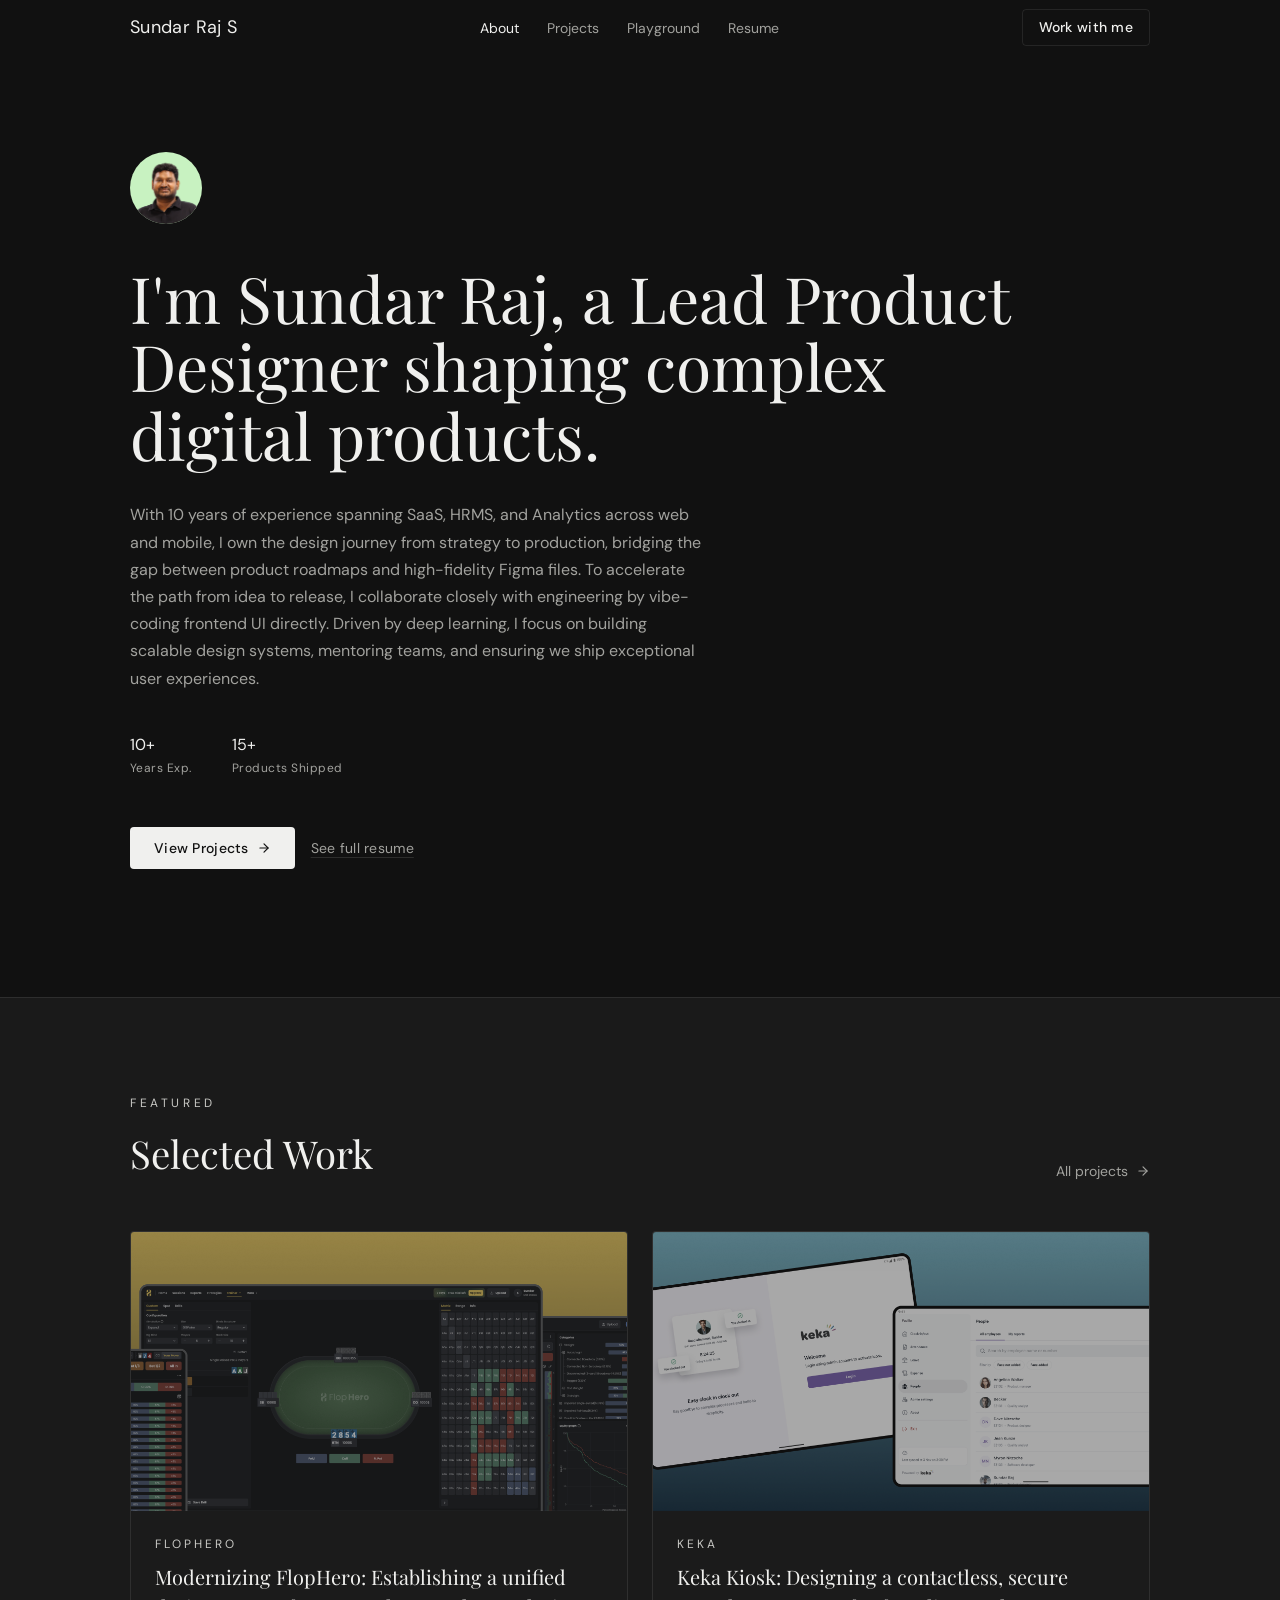
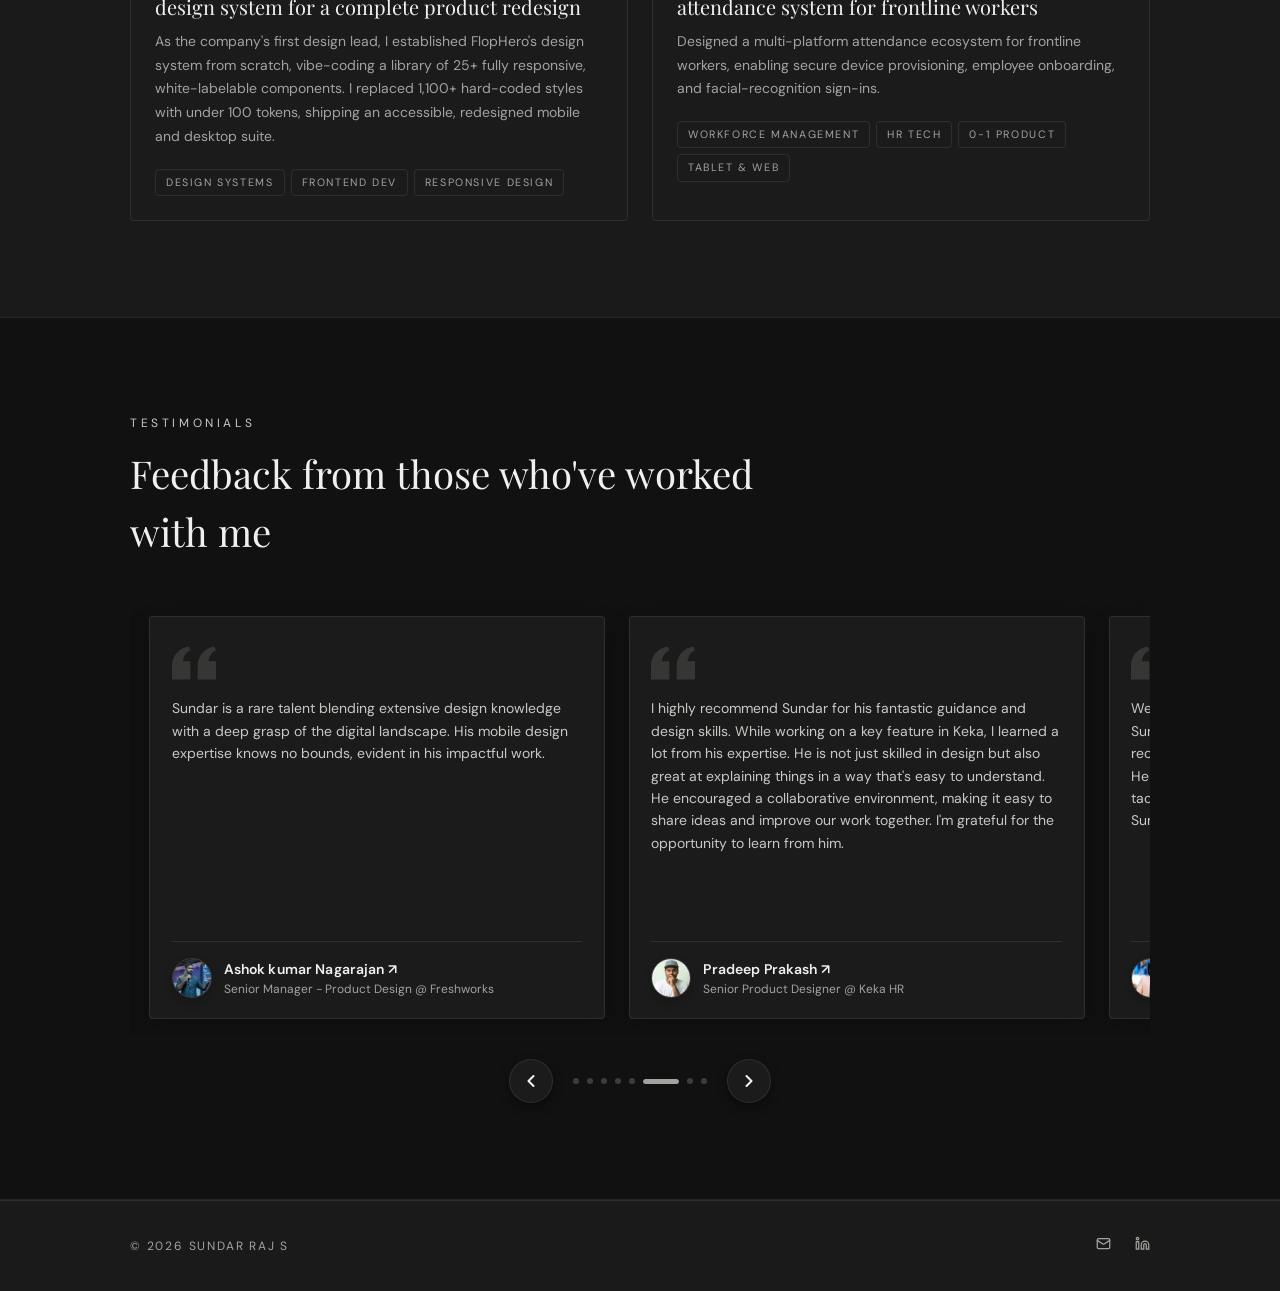
<file: index.html>
<!DOCTYPE html>
<html lang="en">
<head>
  <meta charset="UTF-8">
  <meta name="viewport" content="width=device-width, initial-scale=1.0">
  <title>Sundar Raj S | Lead Product Designer</title>
  <meta name="description" content="Portfolio of Sundar Raj S - Lead Product Designer with 10 years of experience shaping SaaS, HRMS, and Analytics from 0 to 1.">
  
  <!-- CSS Stylesheet (fonts loaded via @import in CSS) -->
  <link rel="stylesheet" href="style.css?v=5.6.0">
  <link rel="icon" type="image/png" href="assets/images/favicon.png">
  
  <!-- Microsoft Clarity -->
  <script type="text/javascript">
      (function(c,l,a,r,i,t,y){
          c[a]=c[a]||function(){(c[a].q=c[a].q||[]).push(arguments)};
          t=l.createElement(r);t.async=1;t.src="https://www.clarity.ms/tag/"+i;
          y=l.getElementsByTagName(r)[0];y.parentNode.insertBefore(t,y);
      })(window, document, "clarity", "script", "xtdjxrdz0n");
  </script>
</head>
<body>

  <!-- Header & Navigation -->
  <header id="main-header">
    <nav class="nav-container">
      <a href="./" class="nav-logo">Sundar Raj S</a>
      
      <ul class="nav-links" id="nav-links">
        <li><a href="./" class="nav-link active">About</a></li>
        <li><a href="projects/" class="nav-link">Projects</a></li>
        <li><a href="playground/" class="nav-link">Playground</a></li>
        <li><a href="resume/" class="nav-link">Resume</a></li>
      </ul>

      <div class="nav-controls">
        <a href="contact/" class="btn-work">Work with me</a>

        <!-- Mobile Menu Trigger -->
        <button id="menu-btn" class="menu-toggle-btn" aria-label="Toggle navigation menu" aria-expanded="false" aria-controls="nav-links">
          <span class="menu-bar"></span>
          <span class="menu-bar"></span>
          <span class="menu-bar"></span>
        </button>
      </div>
    </nav>
  </header>

  <main>
    <!-- Hero Section -->
    <section class="hero-section">
      <div class="container hero-container">
        <div class="hero-content">
          <!-- Avatar -->
          <div class="avatar-circle-wrapper reveal">
            <img src="assets/images/avatar.png" alt="Sundar Raj S - Lead Product Designer" class="avatar-img" width="72" height="72">
          </div>

          <!-- Headline -->
          <h1 class="hero-title reveal">
            I'm Sundar Raj, a Lead Product Designer shaping complex digital products.
          </h1>

          <!-- Subtext -->
          <p class="hero-description reveal">
            With 10 years of experience spanning SaaS, HRMS, and Analytics across web and mobile, I own the design journey from strategy to production, bridging the gap between product roadmaps and high-fidelity Figma files. To accelerate the path from idea to release, I collaborate closely with engineering by vibe-coding frontend UI directly. Driven by deep learning, I focus on building scalable design systems, mentoring teams, and ensuring we ship exceptional user experiences.
          </p>

          <!-- Stats -->
          <div class="hero-stats reveal">
            <div class="stat-item">
              <span class="stat-number">10+</span>
              <span class="stat-label">Years Exp.</span>
            </div>
            <div class="stat-item">
              <span class="stat-number">15+</span>
              <span class="stat-label">Products Shipped</span>
            </div>
          </div>

          <!-- CTA Buttons -->
          <div class="hero-actions reveal">
            <a href="projects/" class="btn-primary">
              <span>View Projects</span>
              <svg class="btn-arrow" viewBox="0 0 24 24" fill="none" stroke="currentColor" stroke-width="2" stroke-linecap="round" stroke-linejoin="round">
                <line x1="5" y1="12" x2="19" y2="12"></line>
                <polyline points="12 5 19 12 12 19"></polyline>
              </svg>
            </a>
            <a href="resume/" class="btn-underline">See full resume</a>
          </div>
        </div>
      </div>
    </section>

    <!-- Featured Section -->
    <section class="featured-section">
      <div class="container">
        <div class="featured-header">
          <div>
            <span class="section-subtitle">Featured</span>
            <h2 class="section-title">Selected Work</h2>
          </div>
          <a href="projects/" class="all-projects-link">
            <span>All projects</span>
            <svg viewBox="0 0 24 24" fill="none" stroke="currentColor" stroke-width="2" stroke-linecap="round" stroke-linejoin="round">
              <line x1="5" y1="12" x2="19" y2="12"></line>
              <polyline points="12 5 19 12 12 19"></polyline>
            </svg>
          </a>
        </div>

        <div class="projects-grid reveal-stagger">
          <!-- Project 1: FlopHero Design System -->
          <a href="https://www.figma.com/proto/brfTWLVLjNXgGkusMZXAan/Flophero---App-modernization?node-id=1-12493&viewport=235%2C183%2C0.57&t=0TmITDCFN2LDZJGP-1&scaling=min-zoom&content-scaling=fixed&page-id=0%3A1" target="_blank" rel="noopener noreferrer" class="project-card reveal" style="--stagger-index: 0; text-decoration: none; color: inherit; display: block;">
            <div class="project-card-image">
              <img src="assets/images/case-study/flophero_banner.png" alt="FlopHero design system banner">
            </div>
            <div class="project-card-content">
              <span class="project-meta">FlopHero</span>
              <h3>Modernizing FlopHero: Establishing a unified design system for a complete product redesign</h3>
              <p>As the company's first design lead, I established FlopHero's design system from scratch, vibe-coding a library of 25+ fully responsive, white-labelable components. I replaced 1,100+ hard-coded styles with under 100 tokens, shipping an accessible, redesigned mobile and desktop suite.</p>
              <div class="project-tags">
                <span class="badge">Design Systems</span>
                <span class="badge">Frontend Dev</span>
                <span class="badge">Responsive Design</span>
              </div>
            </div>
          </a>

          <!-- Project 2: Keka Kiosk -->
          <a href="https://www.figma.com/proto/9e7sIHmRS4ksydPuWHQAsM/Keka---Kiosk-app?node-id=3001-2502&viewport=838%2C143%2C0.53&t=90IKi70VnqGnGCPE-1&scaling=min-zoom&content-scaling=fixed&page-id=0%3A1" target="_blank" rel="noopener noreferrer" class="project-card reveal" style="--stagger-index: 1; text-decoration: none; color: inherit; display: block;">
            <div class="project-card-image">
              <img src="assets/images/case-study/keka_kiosk_banner.png" alt="Keka Kiosk banner">
            </div>
            <div class="project-card-content">
              <span class="project-meta">Keka</span>
              <h3>Keka Kiosk: Designing a contactless, secure attendance system for frontline workers</h3>
              <p>Designed a multi-platform attendance ecosystem for frontline workers, enabling secure device provisioning, employee onboarding, and facial-recognition sign-ins.</p>
              <div class="project-tags">
                <span class="badge">Workforce Management</span>
                <span class="badge">HR Tech</span>
                <span class="badge">0-1 Product</span>
                <span class="badge">Tablet & Web</span>
              </div>
            </div>
          </a>
        </div>

        <!-- Mobile "All projects" link -->
        <a href="projects/" class="all-projects-link-mobile">
          <span>All projects</span>
          <svg viewBox="0 0 24 24" fill="none" stroke="currentColor" stroke-width="2" stroke-linecap="round" stroke-linejoin="round">
            <line x1="5" y1="12" x2="19" y2="12"></line>
            <polyline points="12 5 19 12 12 19"></polyline>
          </svg>
        </a>
      </div>
    </section>

    <!-- Testimonials Section -->
    <section class="testimonials-section">
      <div class="container">
        <div class="testimonials-header reveal">
          <span class="section-subtitle">Testimonials</span>
          <h2 class="section-title">Feedback from those who've worked with me</h2>
        </div>

        <!-- Carousel Wrapper: Full Width Viewport -->
        <div class="testimonials-carousel-wrapper reveal">
          <div class="testimonials-carousel-viewport" id="testimonials-viewport">
            <div class="testimonials-track" id="testimonials-track">

              <!-- Card 1: Andrés Artiñano -->
              <div class="testimonial-card">
                <svg class="testimonial-quote-icon" viewBox="0 0 24 24" fill="currentColor" aria-hidden="true"><path d="M14.017 21v-7.391c0-5.704 3.731-9.57 8.983-10.609l.995 2.151c-2.432.917-3.995 3.638-3.995 5.849h4v10h-9.983zm-14.017 0v-7.391c0-5.704 3.748-9.57 9-10.609l.996 2.151c-2.433.917-3.996 3.638-3.996 5.849h3.983v10h-9.983z"/></svg>
                <p class="testimonial-text">Sundar owned product design for a technically demanding product, a poker training platform whose interface has to make dense statistical output legible under time pressure. He redesigned the desktop tracker statistics page, the hand replayer, the HUD editor and the subscription and onboarding flows, and he took the whole product through a responsive rework.

Two things stood out. The first is that he worked in the codebase, not only in Figma. He opened and merged his own pull requests, wrote regression tests for the bugs he found, and shipped his designs himself rather than handing off specifications. The second is that he raised problems before being asked. He diagnosed a backend defect in our stat editor and sent the fix, flagged a branch reconciliation risk before it cost us anything, and produced a working interactive prototype of a redesigned statistics page on his own initiative. He also authored the design principles document our engineers still reference for mobile work.

He was straightforward to work with, took direct criticism of his designs without friction, and argued his case when he thought I was wrong, which I valued.</p>
                <div class="testimonial-footer">
                  <div class="author-avatar-wrapper">
                    <img src="assets/images/testimonials/Andres.jpeg" alt="Andrés Artiñano" class="author-avatar-photo">
                  </div>
                  <div class="author-details">
                    <h4 class="author-name"><a href="https://www.linkedin.com/in/andres-artinano-b546a5234/" target="_blank" rel="noopener noreferrer" class="author-name-link">Andrés Artiñano ↗</a></h4>
                    <p class="author-title">CEO @ Algo Software</p>
                  </div>
                </div>
              </div>

              <!-- Card 2: Raul -->
              <div class="testimonial-card">
                <svg class="testimonial-quote-icon" viewBox="0 0 24 24" fill="currentColor" aria-hidden="true"><path d="M14.017 21v-7.391c0-5.704 3.731-9.57 8.983-10.609l.995 2.151c-2.432.917-3.995 3.638-3.995 5.849h4v10h-9.983zm-14.017 0v-7.391c0-5.704 3.748-9.57 9-10.609l.996 2.151c-2.433.917-3.996 3.638-3.996 5.849h3.983v10h-9.983z"/></svg>
                <p class="testimonial-text">I've seen Sundar evolve from a traditional Figma-centric designer to a much more technical role, writing production-ready code directly using AI tools. This transition dramatically increased the team's velocity; by adopting Cursor, he effectively eliminated the traditional handoff and significantly shortened our cycle times. He is a committed professional who isn't afraid to evolve his way of working to deliver high-quality work at speed.</p>
                <div class="testimonial-footer">
                  <div class="author-avatar-wrapper">
                    <img src="assets/images/testimonials/Raul.jpeg" alt="Raul Marco Guardiola" class="author-avatar-photo">
                  </div>
                  <div class="author-details">
                    <h4 class="author-name"><a href="https://www.linkedin.com/in/raul-marco/" target="_blank" rel="noopener noreferrer" class="author-name-link">Raul Marco Guardiola ↗</a></h4>
                    <p class="author-title">VP of Data and AI @ Callsign</p>
                  </div>
                </div>
              </div>

              <!-- Card 3: Dev -->
              <div class="testimonial-card">
                <svg class="testimonial-quote-icon" viewBox="0 0 24 24" fill="currentColor" aria-hidden="true"><path d="M14.017 21v-7.391c0-5.704 3.731-9.57 8.983-10.609l.995 2.151c-2.432.917-3.995 3.638-3.995 5.849h4v10h-9.983zm-14.017 0v-7.391c0-5.704 3.748-9.57 9-10.609l.996 2.151c-2.433.917-3.996 3.638-3.996 5.849h3.983v10h-9.983z"/></svg>
                <p class="testimonial-text">I had the privilege of working under Sundar at FlopHero as a junior product designer, and his approach to mentorship is something I rarely see. Sundar has the ability to shift the way you think, he pushes you to consider every use case and edge case, and his depth in responsive and mobile design is exceptional. He doesn't just teach you what to design, but how to think about real-world constraints, touch areas, gestures, and usability in a way that actually sticks. What truly sets him apart is that he goes beyond design. He introduced me to vibe coding and guided me through building and shipping a mobile product end-to-end. He's the kind of mentor who shows up when you're stuck and never stops pushing you to grow. I'd strongly recommend Sundar to any team looking for a skilled designer and an exceptional mentor.</p>
                <div class="testimonial-footer">
                  <div class="author-avatar-wrapper">
                    <div class="author-avatar-img" style="background-color: #CA8504;">DP</div>
                  </div>
                  <div class="author-details">
                    <h4 class="author-name"><a href="https://www.linkedin.com/in/dev-prabinesh/" target="_blank" rel="noopener noreferrer" class="author-name-link">Dev Prabinesh ↗</a></h4>
                    <p class="author-title">Product Designer @ Dexio labs</p>
                  </div>
                </div>
              </div>

              <!-- Card 4: Mani -->
              <div class="testimonial-card">
                <svg class="testimonial-quote-icon" viewBox="0 0 24 24" fill="currentColor" aria-hidden="true"><path d="M14.017 21v-7.391c0-5.704 3.731-9.57 8.983-10.609l.995 2.151c-2.432.917-3.995 3.638-3.995 5.849h4v10h-9.983zm-14.017 0v-7.391c0-5.704 3.748-9.57 9-10.609l.996 2.151c-2.433.917-3.996 3.638-3.996 5.849h3.983v10h-9.983z"/></svg>
                <p class="testimonial-text">Working under Sundar as a junior product designer has been a turning point in my career. Over the past 10 months, he helped me move from simply designing screens to thinking in systems, understanding accessibility in practice, and making design decisions grounded in business impact. As companies increasingly look for designers who can also build, Sundar stands out as someone who truly excels at both. He introduced me to vibe coding and taught me how to design and ship features in parallel. From maintaining component-based design systems in code to delivering end-to-end features, he guided me step by step and gave me the confidence to execute with clarity. What sets Sundar apart is his ability to challenge your thinking while still supporting you at every stage. The growth I experienced during this time is something no course or online resource could have offered. I'm genuinely grateful to have had the opportunity to learn under him so early in my career.</p>
                <div class="testimonial-footer">
                  <div class="author-avatar-wrapper">
                    <div class="author-avatar-img" style="background-color: #89C263;">MS</div>
                  </div>
                  <div class="author-details">
                    <h4 class="author-name"><a href="https://www.linkedin.com/in/designbymanis/" target="_blank" rel="noopener noreferrer" class="author-name-link">Manikandan S ↗</a></h4>
                    <p class="author-title">Product Designer @ Dexio labs</p>
                  </div>
                </div>
              </div>

              <!-- Card 5: Saravana -->
              <div class="testimonial-card">
                <svg class="testimonial-quote-icon" viewBox="0 0 24 24" fill="currentColor" aria-hidden="true"><path d="M14.017 21v-7.391c0-5.704 3.731-9.57 8.983-10.609l.995 2.151c-2.432.917-3.995 3.638-3.995 5.849h4v10h-9.983zm-14.017 0v-7.391c0-5.704 3.748-9.57 9-10.609l.996 2.151c-2.433.917-3.996 3.638-3.996 5.849h3.983v10h-9.983z"/></svg>
                <p class="testimonial-text">I have worked with Sundar for more than 2 years and I have a learnt quite a few things from him. He cultivated the idea of "Pixel perfection" within our team and today I always design exactly as per the mocks because of him. He also designs with accessibility in mind and trained the developers also in this aspect. He is not only an expert when it comes to mobile development but also knows the intricacies of Android/iOS development and engages in conversations on technical limitations that we face as developers. He is an amazing person to work with and someone who is a role model for "craftpersonship" and "happy work environment". I am really glad that I had the opportunity to work with Sundar. He has inspired me and made me a better android developer.</p>
                <div class="testimonial-footer">
                  <div class="author-avatar-wrapper">
                    <img src="assets/images/testimonials/saravana.jpeg" alt="Saravana Thiyagaraj" class="author-avatar-photo">
                  </div>
                  <div class="author-details">
                    <h4 class="author-name"><a href="https://www.linkedin.com/in/thsaravana/" target="_blank" rel="noopener noreferrer" class="author-name-link">Saravana Thiyagaraj ↗</a></h4>
                    <p class="author-title">Mobile Engineer @ GetYourGuide</p>
                  </div>
                </div>
              </div>

              <!-- Card 6: Ashok -->
              <div class="testimonial-card">
                <svg class="testimonial-quote-icon" viewBox="0 0 24 24" fill="currentColor" aria-hidden="true"><path d="M14.017 21v-7.391c0-5.704 3.731-9.57 8.983-10.609l.995 2.151c-2.432.917-3.995 3.638-3.995 5.849h4v10h-9.983zm-14.017 0v-7.391c0-5.704 3.748-9.57 9-10.609l.996 2.151c-2.433.917-3.996 3.638-3.996 5.849h3.983v10h-9.983z"/></svg>
                <p class="testimonial-text">Sundar is a rare talent blending extensive design knowledge with a deep grasp of the digital landscape. His mobile design expertise knows no bounds, evident in his impactful work.</p>
                <div class="testimonial-footer">
                  <div class="author-avatar-wrapper">
                    <img src="assets/images/testimonials/Ashok.jpeg" alt="Ashok kumar Nagarajan" class="author-avatar-photo">
                  </div>
                  <div class="author-details">
                    <h4 class="author-name"><a href="https://www.linkedin.com/in/ashokkumarux/" target="_blank" rel="noopener noreferrer" class="author-name-link">Ashok kumar Nagarajan ↗</a></h4>
                    <p class="author-title">Senior Manager - Product Design @ Freshworks</p>
                  </div>
                </div>
              </div>

              <!-- Card 7: Pradeep -->
              <div class="testimonial-card">
                <svg class="testimonial-quote-icon" viewBox="0 0 24 24" fill="currentColor" aria-hidden="true"><path d="M14.017 21v-7.391c0-5.704 3.731-9.57 8.983-10.609l.995 2.151c-2.432.917-3.995 3.638-3.995 5.849h4v10h-9.983zm-14.017 0v-7.391c0-5.704 3.748-9.57 9-10.609l.996 2.151c-2.433.917-3.996 3.638-3.996 5.849h3.983v10h-9.983z"/></svg>
                <p class="testimonial-text">I highly recommend Sundar for his fantastic guidance and design skills. While working on a key feature in Keka, I learned a lot from his expertise. He is not just skilled in design but also great at explaining things in a way that's easy to understand. He encouraged a collaborative environment, making it easy to share ideas and improve our work together. I'm grateful for the opportunity to learn from him.</p>
                <div class="testimonial-footer">
                  <div class="author-avatar-wrapper">
                    <img src="assets/images/testimonials/Pradeep.png" alt="Pradeep Prakash" class="author-avatar-photo">
                  </div>
                  <div class="author-details">
                    <h4 class="author-name"><a href="https://www.linkedin.com/in/ku2design/" target="_blank" rel="noopener noreferrer" class="author-name-link">Pradeep Prakash ↗</a></h4>
                    <p class="author-title">Senior Product Designer @ Keka HR</p>
                  </div>
                </div>
              </div>

              <!-- Card 8: Imran -->
              <div class="testimonial-card">
                <svg class="testimonial-quote-icon" viewBox="0 0 24 24" fill="currentColor" aria-hidden="true"><path d="M14.017 21v-7.391c0-5.704 3.731-9.57 8.983-10.609l.995 2.151c-2.432.917-3.995 3.638-3.995 5.849h4v10h-9.983zm-14.017 0v-7.391c0-5.704 3.748-9.57 9-10.609l.996 2.151c-2.433.917-3.996 3.638-3.996 5.849h3.983v10h-9.983z"/></svg>
                <p class="testimonial-text">We've joined our hands-on many projects over 4 years, and Sundar is one of the best people I had as a partner. I highly recommend his expertise to any person looking for a designer. He is the most profound person I have met, and his ability to tackle any problem is remarkable and with a warm smile. Sundar would become an appreciated member of any team.</p>
                <div class="testimonial-footer">
                  <div class="author-avatar-wrapper">
                    <img src="assets/images/testimonials/Imran.jpeg" alt="Imran I" class="author-avatar-photo">
                  </div>
                  <div class="author-details">
                    <h4 class="author-name"><a href="https://www.linkedin.com/in/aalumimran/" target="_blank" rel="noopener noreferrer" class="author-name-link">Imran I ↗</a></h4>
                    <p class="author-title">Lead Product Designer @ Zoho</p>
                  </div>
                </div>
              </div>

              <!-- Card 9: Jayanth -->
              <div class="testimonial-card">
                <svg class="testimonial-quote-icon" viewBox="0 0 24 24" fill="currentColor" aria-hidden="true"><path d="M14.017 21v-7.391c0-5.704 3.731-9.57 8.983-10.609l.995 2.151c-2.432.917-3.995 3.638-3.995 5.849h4v10h-9.983zm-14.017 0v-7.391c0-5.704 3.748-9.57 9-10.609l.996 2.151c-2.433.917-3.996 3.638-3.996 5.849h3.983v10h-9.983z"/></svg>
                <p class="testimonial-text">I have had the opportunity of working with Sundar for the last 8 months. He is a dedicated, ambitious, result driven and thoughtful individual. He proved to be very enthusiastic, and very eager to learn and was quickly performing above expectations. A great person to work with and I am sure you will learn a lot working with him. I wish Sundar good luck for a bright future.</p>
                <div class="testimonial-footer">
                  <div class="author-avatar-wrapper">
                    <img src="assets/images/testimonials/Jayanth.jpeg" alt="Jayanth Jason S" class="author-avatar-photo">
                  </div>
                  <div class="author-details">
                    <h4 class="author-name"><a href="https://www.linkedin.com/in/jayanth-jason-s-8240a856/" target="_blank" rel="noopener noreferrer" class="author-name-link">Jayanth Jason S ↗</a></h4>
                    <p class="author-title">Design Leader @ InMobi</p>
                  </div>
                </div>
              </div>

            </div>
          </div>

          <!-- Pagination & Arrow Controls Bar -->
          <div class="testimonials-controls">
            <button class="carousel-nav-btn prev-btn" id="testimonial-prev" aria-label="Previous testimonial" type="button">
              <svg viewBox="0 0 24 24" fill="none" stroke="currentColor" stroke-width="2.5" stroke-linecap="round" stroke-linejoin="round">
                <polyline points="15 18 9 12 15 6"></polyline>
              </svg>
            </button>

            <!-- Pagination Dots -->
            <div class="testimonials-dots" id="testimonials-dots"></div>

            <button class="carousel-nav-btn next-btn" id="testimonial-next" aria-label="Next testimonial" type="button">
              <svg viewBox="0 0 24 24" fill="none" stroke="currentColor" stroke-width="2.5" stroke-linecap="round" stroke-linejoin="round">
                <polyline points="9 18 15 12 9 6"></polyline>
              </svg>
            </button>
          </div>
        </div>
      </div>
    </section>
  </main>

  <!-- Testimonial Full Modal Dialog -->
  <div class="modal-backdrop" id="testimonial-modal" aria-hidden="true">
    <div class="modal-card" role="dialog" aria-modal="true" aria-labelledby="modal-author-name">
      <button class="modal-close-btn" id="modal-close-btn" aria-label="Close modal" type="button">
        <svg viewBox="0 0 24 24" fill="none" stroke="currentColor" stroke-width="2" stroke-linecap="round" stroke-linejoin="round">
          <line x1="18" y1="6" x2="6" y2="18"></line>
          <line x1="6" y1="6" x2="18" y2="18"></line>
        </svg>
      </button>
      
      <svg class="modal-quote-icon" viewBox="0 0 24 24" fill="currentColor" aria-hidden="true">
        <path d="M14.017 21v-7.391c0-5.704 3.731-9.57 8.983-10.609l.995 2.151c-2.432.917-3.995 3.638-3.995 5.849h4v10h-9.983zm-14.017 0v-7.391c0-5.704 3.748-9.57 9-10.609l.996 2.151c-2.433.917-3.996 3.638-3.996 5.849h3.983v10h-9.983z"/>
      </svg>
      
      <div class="modal-body">
        <p class="modal-text" id="modal-text"></p>
      </div>

      <div class="modal-footer" id="modal-footer"></div>
    </div>
  </div>

  <!-- Footer -->
  <footer class="main-footer">
    <div class="container footer-container">
      <p>&copy; 2026 Sundar Raj S</p>
      <div class="social-links">
        <a href="mailto:sundar.selvanathan@gmail.com" aria-label="Email">
          <svg viewBox="0 0 24 24" fill="none" stroke="currentColor" stroke-width="2" stroke-linecap="round" stroke-linejoin="round">
            <rect width="20" height="16" x="2" y="4" rx="2"></rect>
            <path d="m22 7-8.97 5.7a1.94 1.94 0 0 1-2.06 0L2 7"></path>
          </svg>
        </a>
        <a href="https://linkedin.com/in/sundarrajs" target="_blank" rel="noopener noreferrer" aria-label="LinkedIn">
          <svg viewBox="0 0 24 24" fill="none" stroke="currentColor" stroke-width="2" stroke-linecap="round" stroke-linejoin="round">
            <path d="M16 8a6 6 0 0 1 6 6v7h-4v-7a2 2 0 0 0-2-2 2 2 0 0 0-2 2v7h-4v-7a6 6 0 0 1 6-6z"></path>
            <rect width="4" height="12" x="2" y="9"></rect>
            <circle cx="4" cy="4" r="2"></circle>
          </svg>
        </a>
      </div>
    </div>
  </footer>

  <script src="script.js?v=4.2.0"></script>
</body>
</html>
</file>
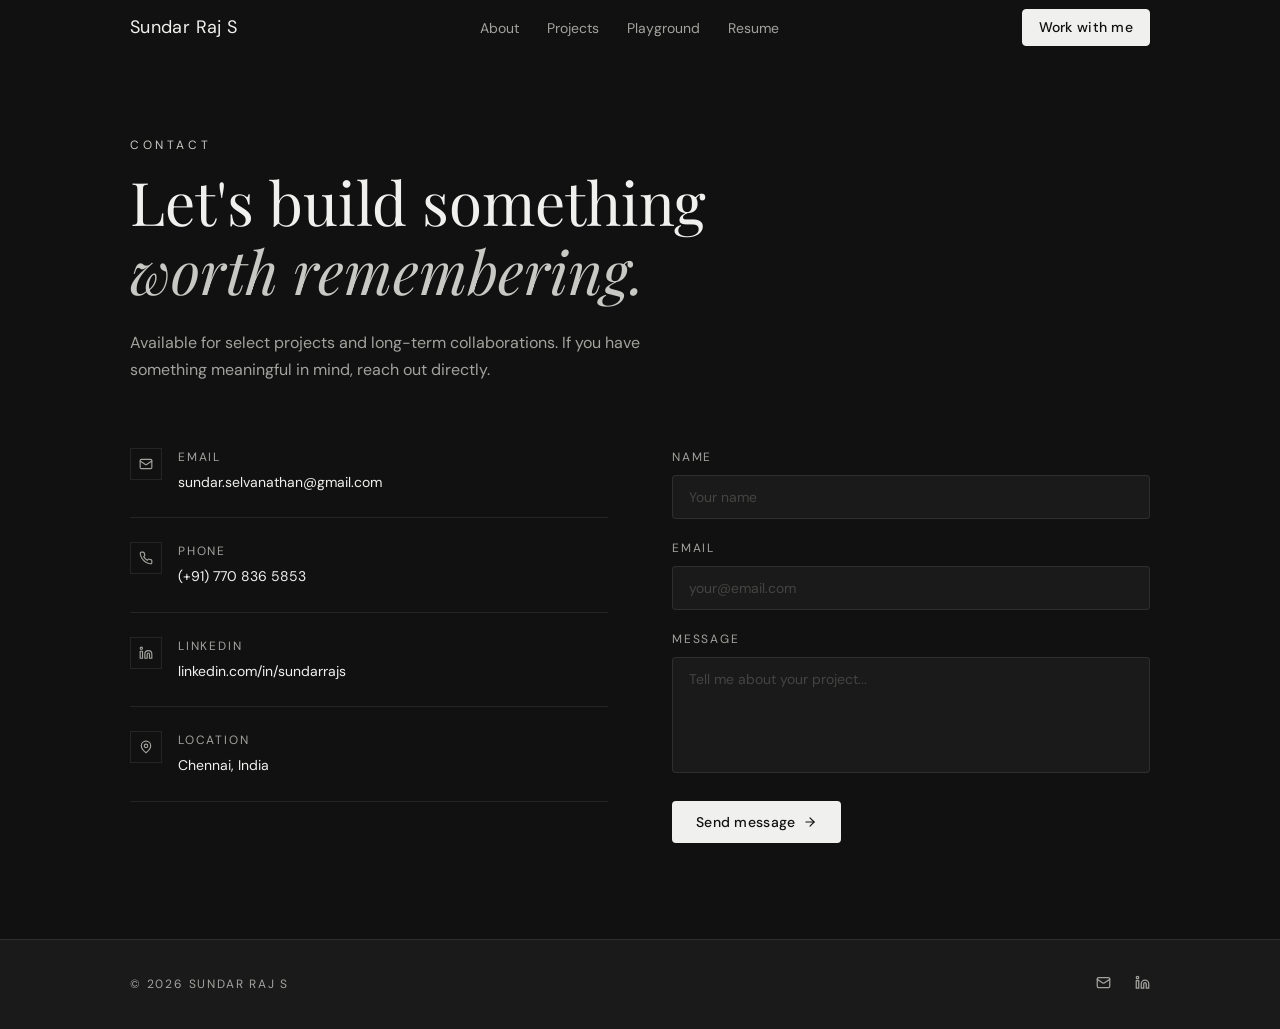
<file: contact/index.html>
<!DOCTYPE html>
<html lang="en">
<head>
  <meta charset="UTF-8">
  <meta name="viewport" content="width=device-width, initial-scale=1.0">
  <title>Contact | Sundar Raj S</title>
  <meta name="description" content="Get in touch with Sundar Raj S - Available for select projects and long-term collaborations.">
  
  <link rel="stylesheet" href="../style.css?v=5.6.0">
  <link rel="icon" type="image/png" href="../assets/images/favicon.png">
  
  <!-- Microsoft Clarity -->
  <script type="text/javascript">
      (function(c,l,a,r,i,t,y){
          c[a]=c[a]||function(){(c[a].q=c[a].q||[]).push(arguments)};
          t=l.createElement(r);t.async=1;t.src="https://www.clarity.ms/tag/"+i;
          y=l.getElementsByTagName(r)[0];y.parentNode.insertBefore(t,y);
      })(window, document, "clarity", "script", "xtdjxrdz0n");
  </script>
</head>
<body>

  <!-- Header & Navigation -->
  <header id="main-header">
    <nav class="nav-container">
      <a href="../" class="nav-logo">Sundar Raj S</a>
      
      <ul class="nav-links" id="nav-links">
        <li><a href="../" class="nav-link">About</a></li>
        <li><a href="../projects/" class="nav-link">Projects</a></li>
        <li><a href="../playground/" class="nav-link">Playground</a></li>
        <li><a href="../resume/" class="nav-link">Resume</a></li>
      </ul>

      <div class="nav-controls">
        <a href="../contact/" class="btn-work active">Work with me</a>

        <button id="menu-btn" class="menu-toggle-btn" aria-label="Toggle navigation menu" aria-expanded="false" aria-controls="nav-links">
          <span class="menu-bar"></span>
          <span class="menu-bar"></span>
          <span class="menu-bar"></span>
        </button>
      </div>
    </nav>
  </header>

  <main>
    <section class="contact-page-section">
      <div class="container">
        <!-- Header -->
        <div class="reveal" style="margin-bottom: 4rem">
          <span class="section-subtitle">Contact</span>
          <h1 class="contact-headline">
            Let's build something<br>
            <em>worth remembering.</em>
          </h1>
          <p class="contact-subtext">
            Available for select projects and long-term collaborations. If you have something meaningful in mind, reach out directly.
          </p>
        </div>

        <div class="contact-grid">
          <!-- Contact Info -->
          <div class="contact-info-list reveal">
            <!-- Email -->
            <div class="contact-info-item">
              <div class="contact-icon-box">
                <svg viewBox="0 0 24 24" fill="none" stroke="currentColor" stroke-width="2" stroke-linecap="round" stroke-linejoin="round">
                  <rect width="20" height="16" x="2" y="4" rx="2"></rect>
                  <path d="m22 7-8.97 5.7a1.94 1.94 0 0 1-2.06 0L2 7"></path>
                </svg>
              </div>
              <div>
                <p class="contact-info-label">Email</p>
                <p class="contact-info-value"><a href="mailto:sundar.selvanathan@gmail.com">sundar.selvanathan@gmail.com</a></p>
              </div>
            </div>

            <!-- Phone -->
            <div class="contact-info-item">
              <div class="contact-icon-box">
                <svg viewBox="0 0 24 24" fill="none" stroke="currentColor" stroke-width="2" stroke-linecap="round" stroke-linejoin="round">
                  <path d="M22 16.92v3a2 2 0 0 1-2.18 2 19.79 19.79 0 0 1-8.63-3.07 19.5 19.5 0 0 1-6-6 19.79 19.79 0 0 1-3.07-8.67A2 2 0 0 1 4.11 2h3a2 2 0 0 1 2 1.72 12.84 12.84 0 0 0 .7 2.81 2 2 0 0 1-.45 2.11L8.09 9.91a16 16 0 0 0 6 6l1.27-1.27a2 2 0 0 1 2.11-.45 12.84 12.84 0 0 0 2.81.7A2 2 0 0 1 22 16.92z"></path>
                </svg>
              </div>
              <div>
                <p class="contact-info-label">Phone</p>
                <p class="contact-info-value"><a href="tel:+917708365853">(+91) 770 836 5853</a></p>
              </div>
            </div>

            <!-- LinkedIn -->
            <div class="contact-info-item">
              <div class="contact-icon-box">
                <svg viewBox="0 0 24 24" fill="none" stroke="currentColor" stroke-width="2" stroke-linecap="round" stroke-linejoin="round">
                  <path d="M16 8a6 6 0 0 1 6 6v7h-4v-7a2 2 0 0 0-2-2 2 2 0 0 0-2 2v7h-4v-7a6 6 0 0 1 6-6z"></path>
                  <rect width="4" height="12" x="2" y="9"></rect>
                  <circle cx="4" cy="4" r="2"></circle>
                </svg>
              </div>
              <div>
                <p class="contact-info-label">LinkedIn</p>
                <p class="contact-info-value"><a href="https://linkedin.com/in/sundarrajs" target="_blank" rel="noopener noreferrer">linkedin.com/in/sundarrajs</a></p>
              </div>
            </div>

            <!-- Location -->
            <div class="contact-info-item">
              <div class="contact-icon-box">
                <svg viewBox="0 0 24 24" fill="none" stroke="currentColor" stroke-width="2" stroke-linecap="round" stroke-linejoin="round">
                  <path d="M20 10c0 6-8 12-8 12s-8-6-8-12a8 8 0 0 1 16 0Z"></path>
                  <circle cx="12" cy="10" r="3"></circle>
                </svg>
              </div>
              <div>
                <p class="contact-info-label">Location</p>
                <p class="contact-info-value">Chennai, India</p>
              </div>
            </div>
          </div>

          <!-- Contact Form -->
          <div class="reveal">
            <form id="contact-form" class="contact-form">
              <input type="hidden" name="access_key" value="5748bf14-3ea9-4dca-8d05-3f5ce3cd092b">
              <div>
                <label for="name">Name</label>
                <input type="text" id="name" name="name" placeholder="Your name" required>
              </div>
              <div>
                <label for="email">Email</label>
                <input type="email" id="email" name="email" placeholder="your@email.com" required>
              </div>
              <div>
                <label for="message">Message</label>
                <textarea id="message" name="message" rows="5" placeholder="Tell me about your project..." required></textarea>
              </div>
              <button type="submit" class="btn-submit">
                <span>Send message</span>
                <svg viewBox="0 0 24 24" fill="none" stroke="currentColor" stroke-width="2" stroke-linecap="round" stroke-linejoin="round">
                  <line x1="5" y1="12" x2="19" y2="12"></line>
                  <polyline points="12 5 19 12 12 19"></polyline>
                </svg>
              </button>
            </form>

            <!-- Success state (hidden by default) -->
            <div id="contact-success" class="contact-success" style="display: none">
              <div class="contact-success-icon">
                <svg viewBox="0 0 24 24" fill="none" stroke="currentColor" stroke-width="2" stroke-linecap="round" stroke-linejoin="round">
                  <line x1="22" y1="2" x2="11" y2="13"></line>
                  <polygon points="22 2 15 22 11 13 2 9 22 2"></polygon>
                </svg>
              </div>
              <h3>Message sent.</h3>
              <p>I'll get back to you soon.</p>
            </div>
          </div>
        </div>
      </div>
    </section>
  </main>

  <!-- Footer -->
  <footer class="main-footer">
    <div class="container footer-container">
      <p>&copy; 2026 Sundar Raj S</p>
      <div class="social-links">
        <a href="mailto:sundar.selvanathan@gmail.com" aria-label="Email">
          <svg viewBox="0 0 24 24" fill="none" stroke="currentColor" stroke-width="2" stroke-linecap="round" stroke-linejoin="round">
            <rect width="20" height="16" x="2" y="4" rx="2"></rect>
            <path d="m22 7-8.97 5.7a1.94 1.94 0 0 1-2.06 0L2 7"></path>
          </svg>
        </a>
        <a href="https://linkedin.com/in/sundarrajs" target="_blank" rel="noopener noreferrer" aria-label="LinkedIn">
          <svg viewBox="0 0 24 24" fill="none" stroke="currentColor" stroke-width="2" stroke-linecap="round" stroke-linejoin="round">
            <path d="M16 8a6 6 0 0 1 6 6v7h-4v-7a2 2 0 0 0-2-2 2 2 0 0 0-2 2v7h-4v-7a6 6 0 0 1 6-6z"></path>
            <rect width="4" height="12" x="2" y="9"></rect>
            <circle cx="4" cy="4" r="2"></circle>
          </svg>
        </a>
      </div>
    </div>
  </footer>

  <script src="../script.js?v=4.2.0"></script>
</body>
</html>
</file>
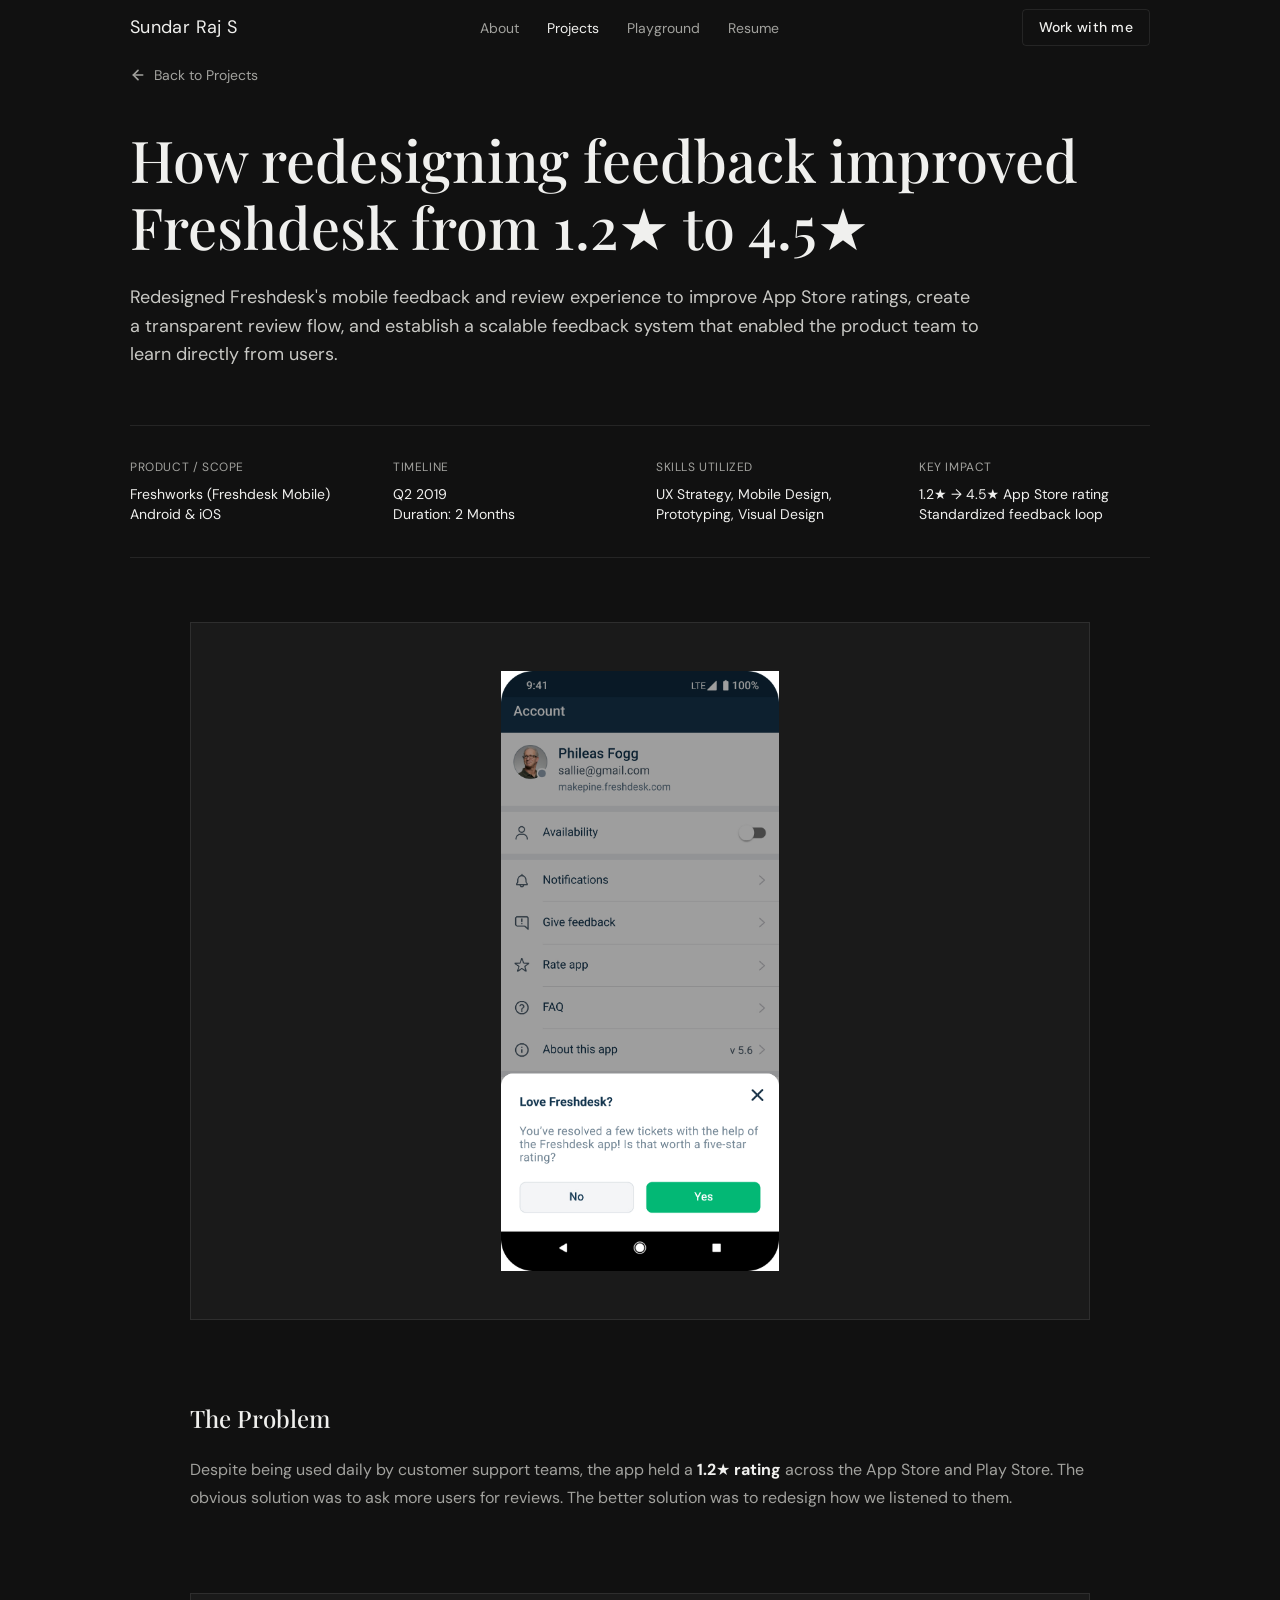
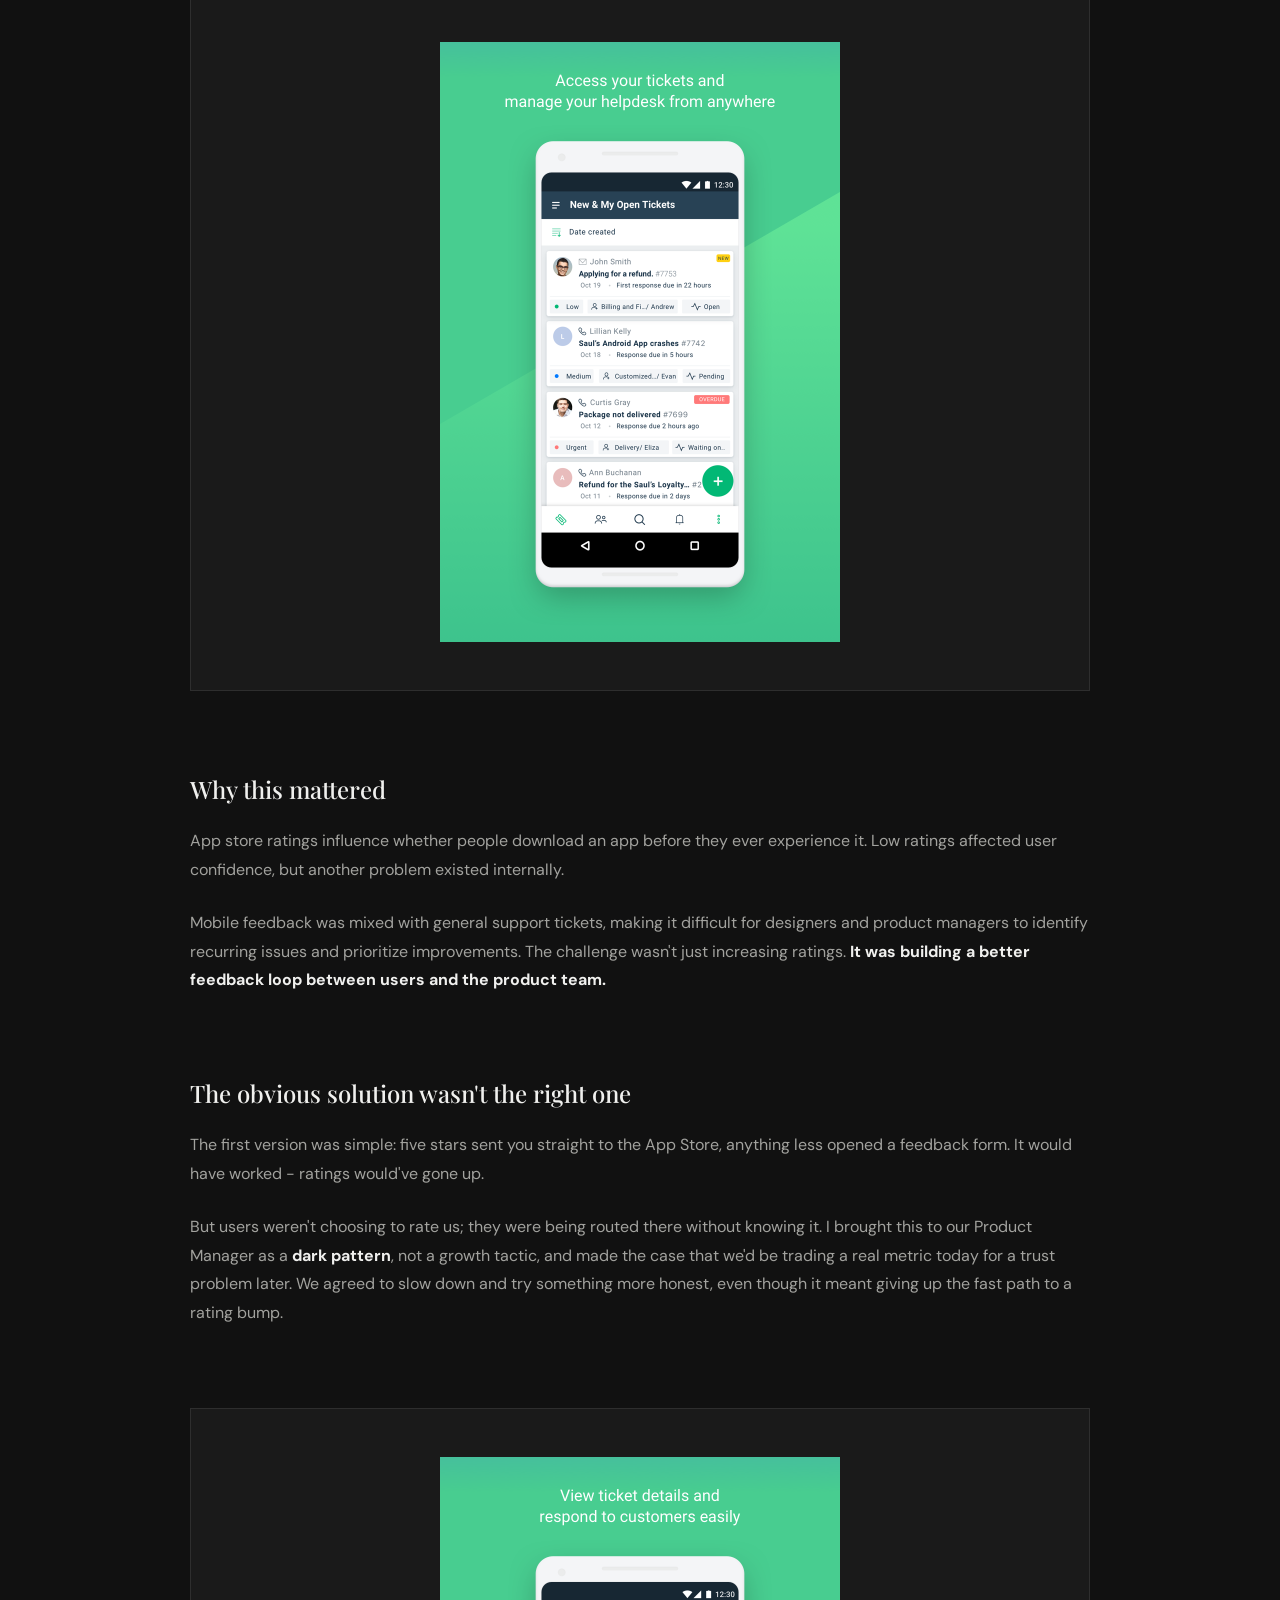
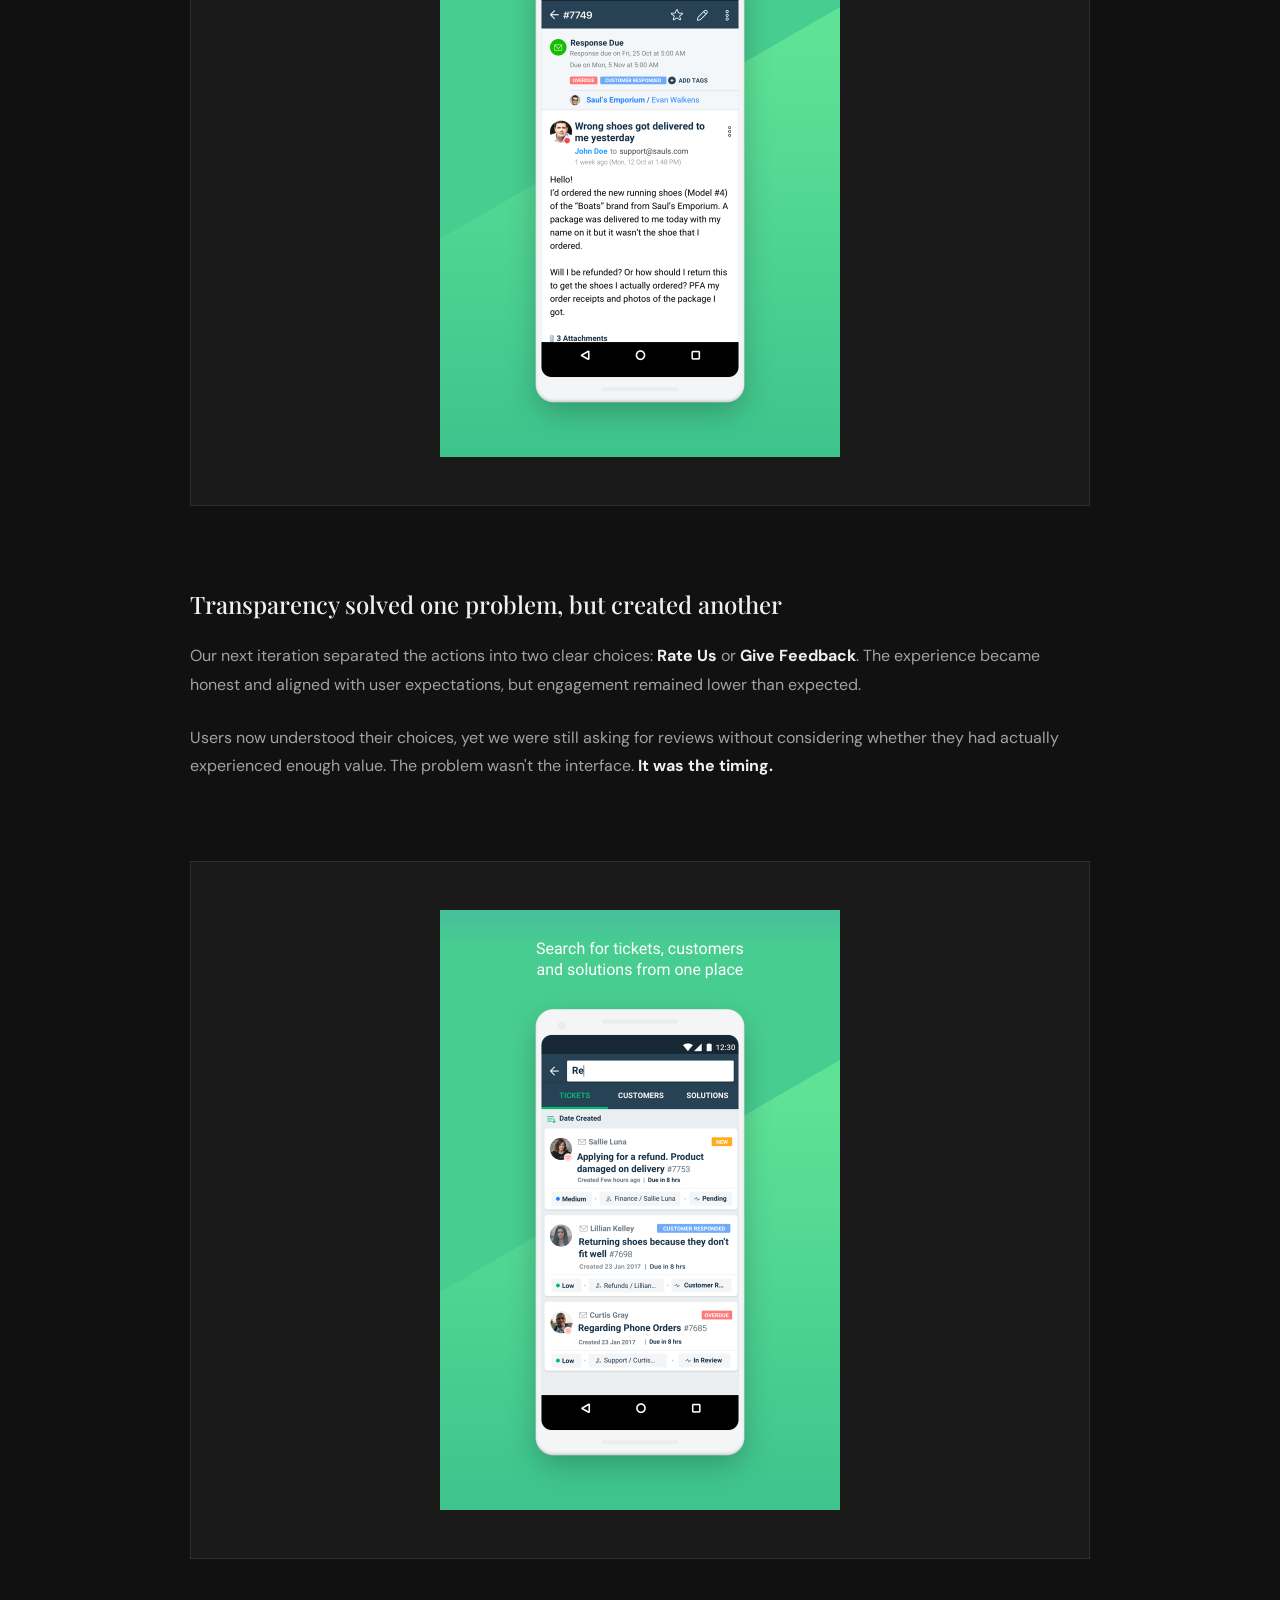
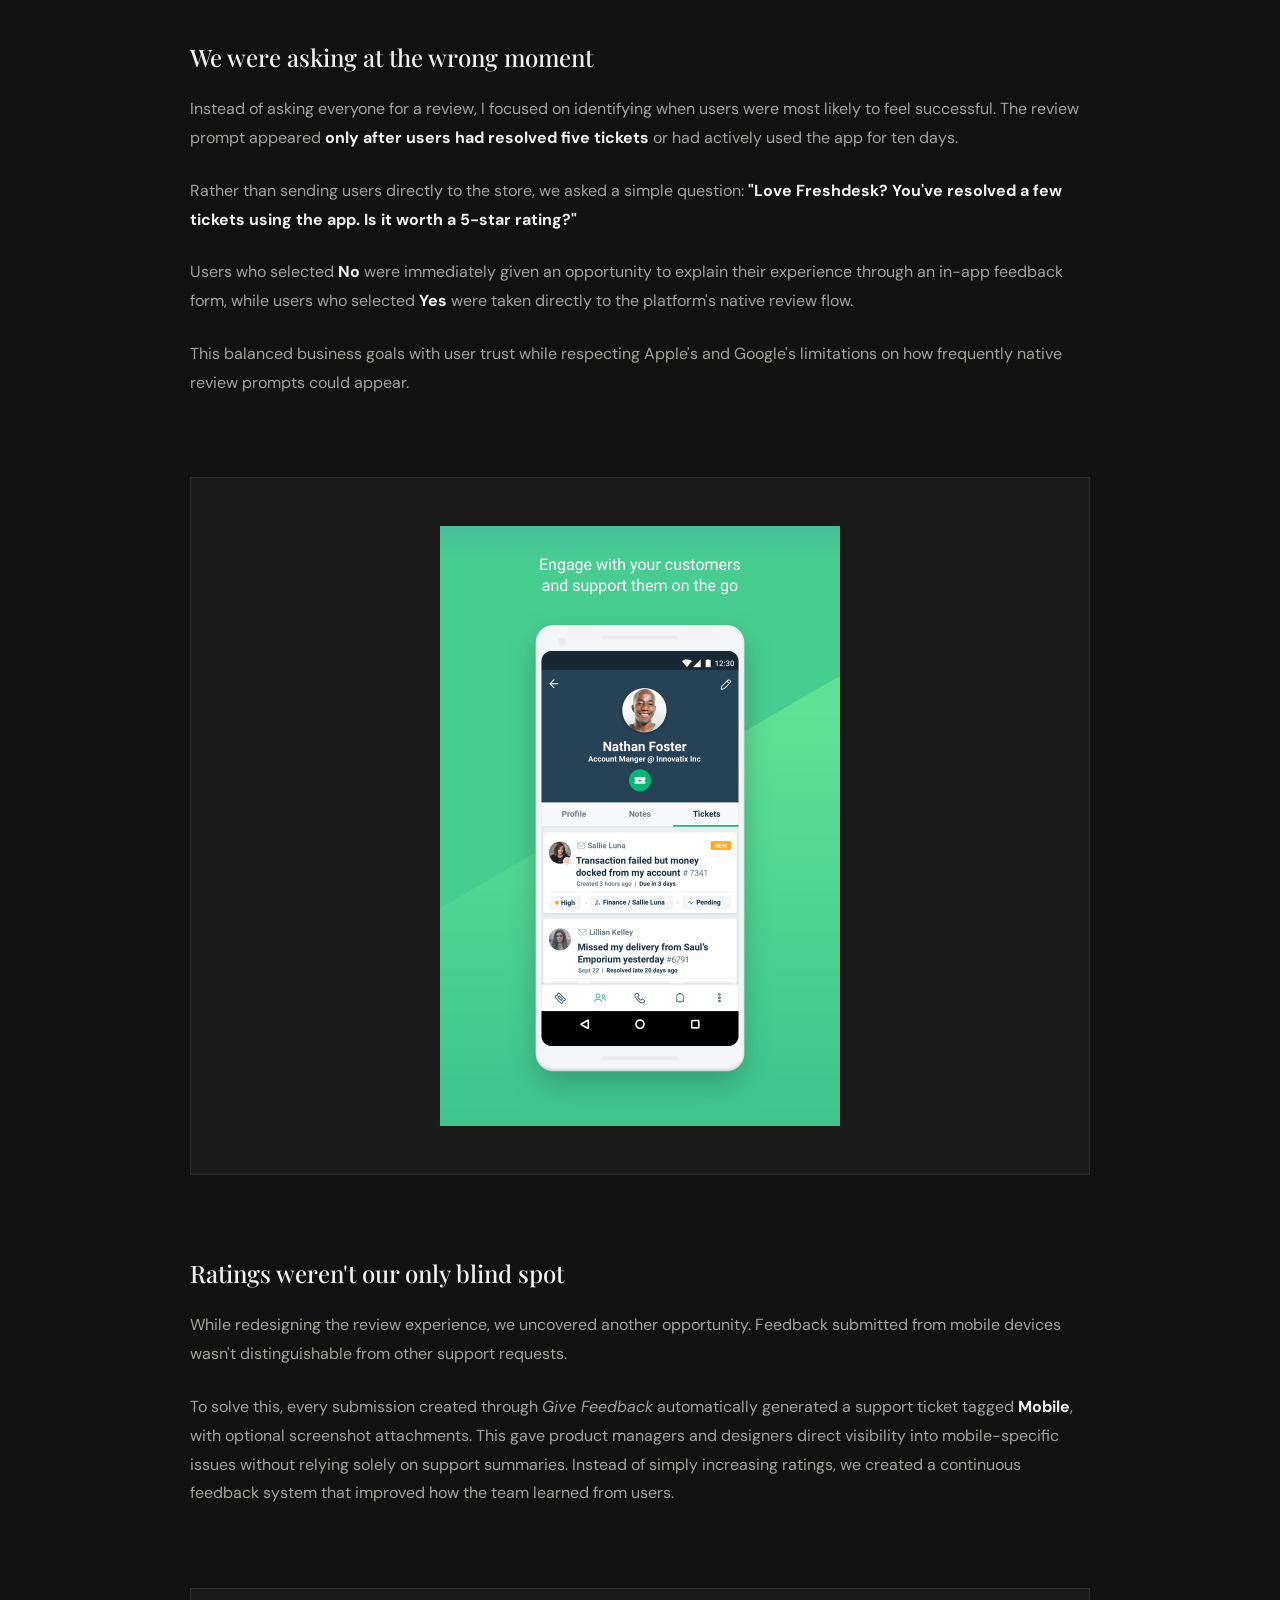
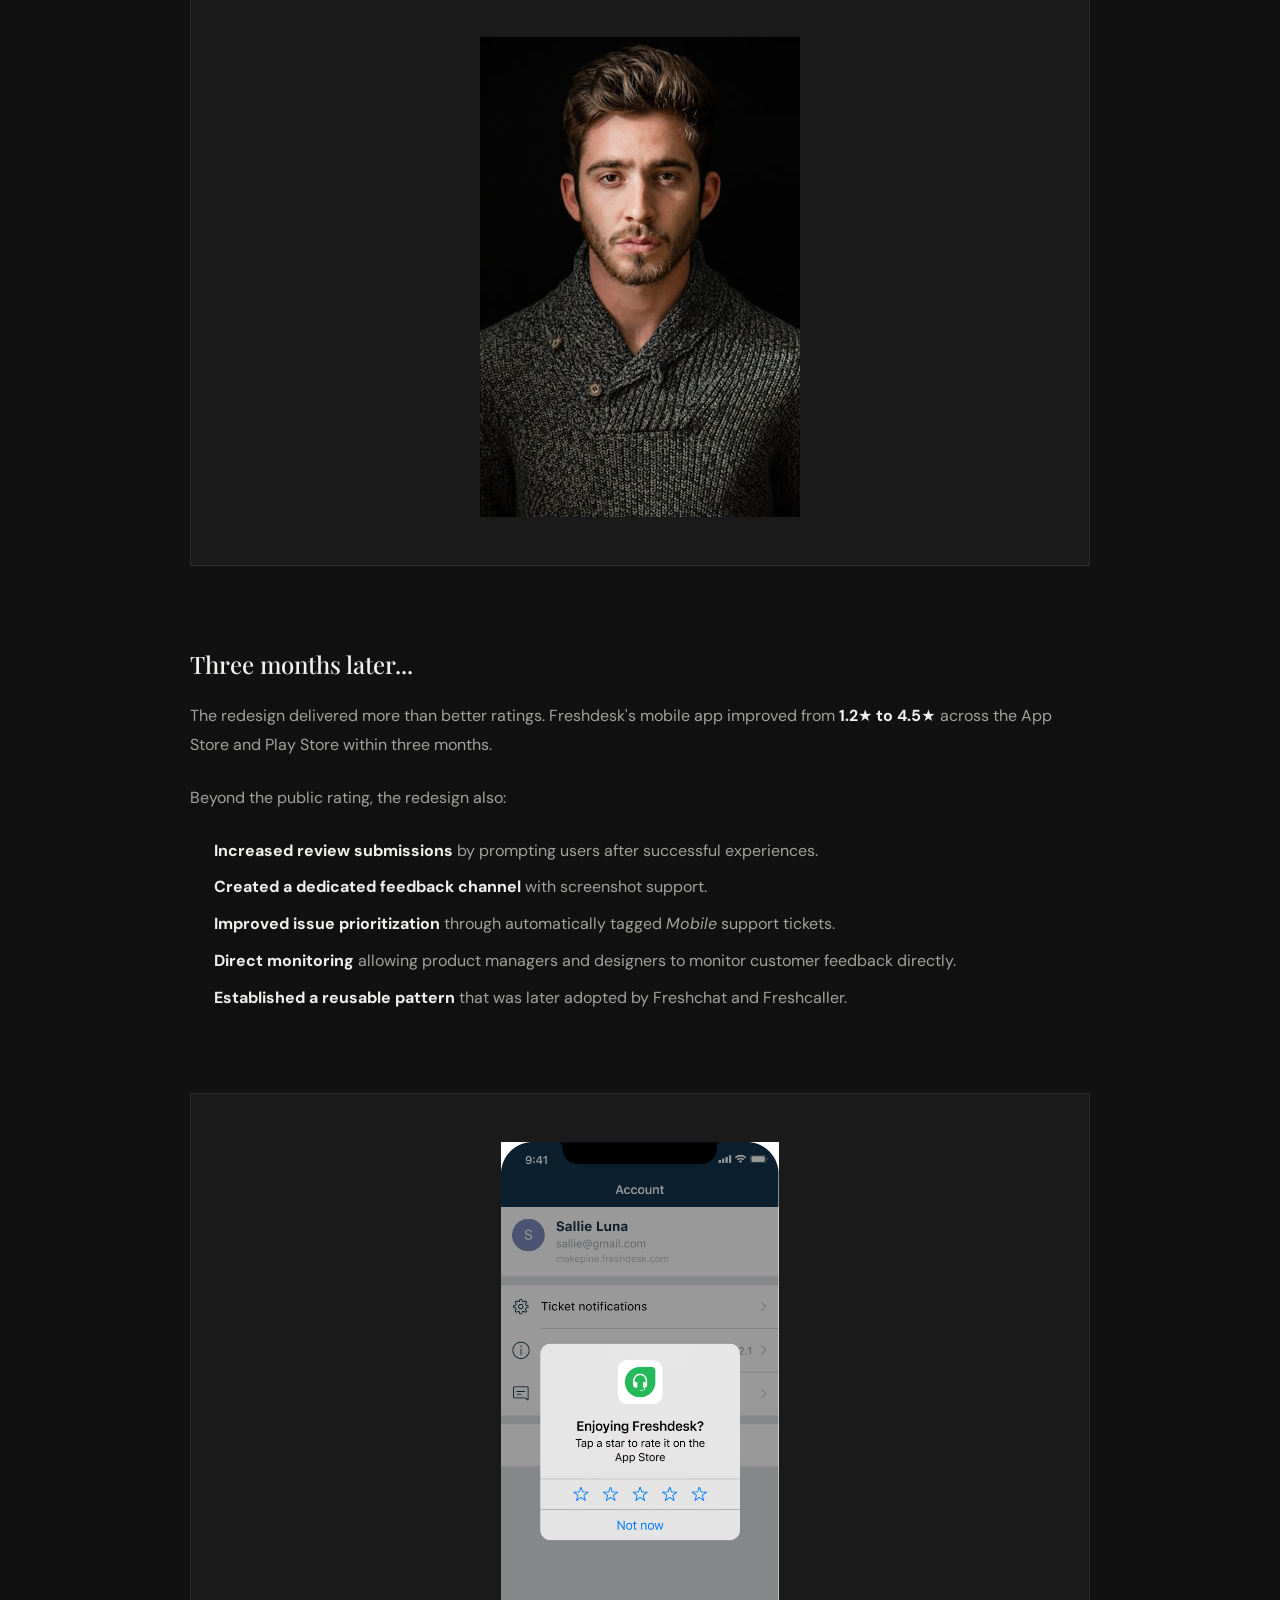
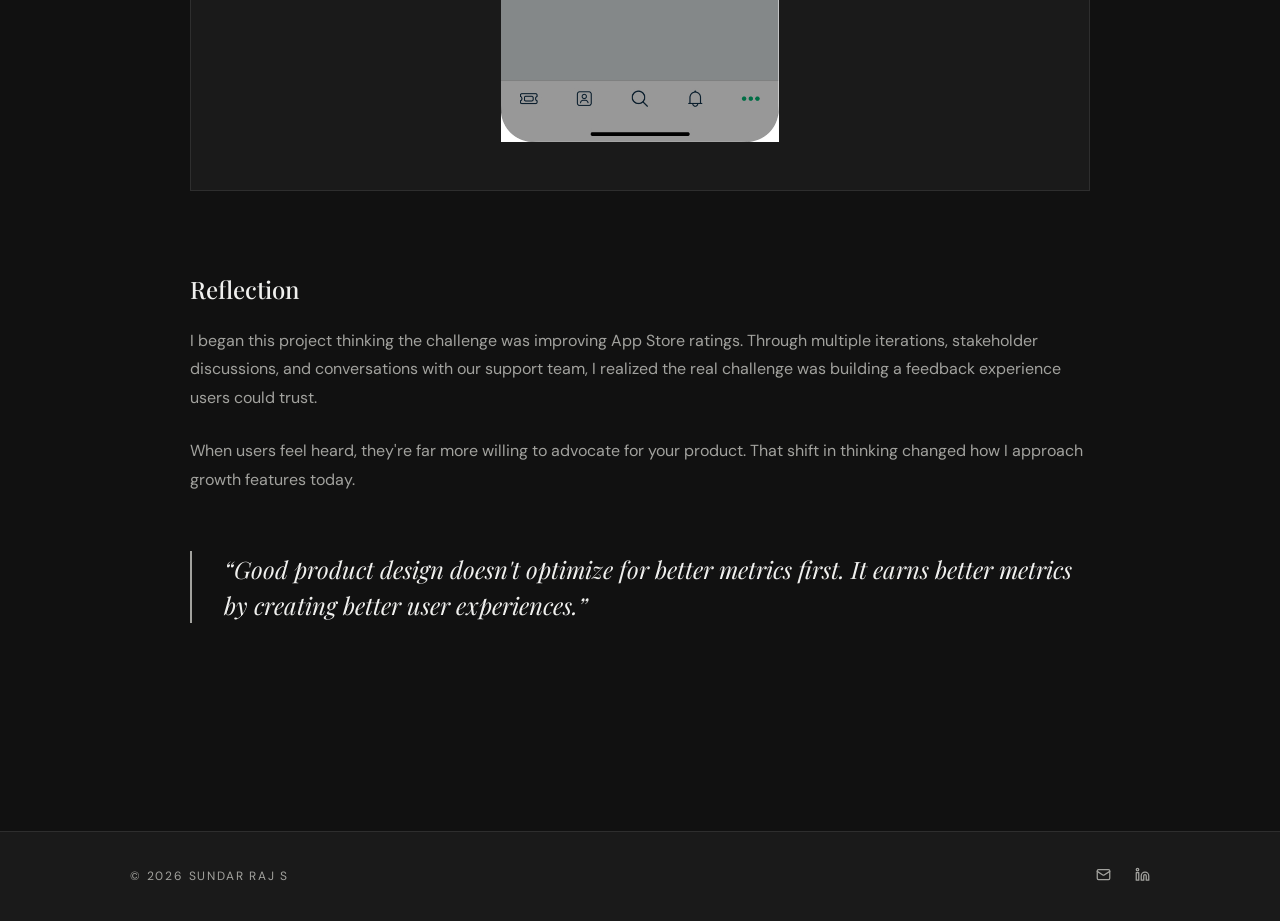
<file: freshdesk-case-study/index.html>
<!DOCTYPE html>
<html lang="en">
<head>
  <meta charset="UTF-8">
  <meta name="viewport" content="width=device-width, initial-scale=1.0">
  <meta name="description" content="Freshdesk mobile feedback redesign case study by Sundar Raj S, Lead Product Designer.">
  <title>Freshdesk Mobile Feedback Case Study - Sundar Raj S</title>
  <link rel="stylesheet" href="../style.css?v=5.6.0">
  <link rel="icon" type="image/png" href="../assets/images/favicon.png">
  
  <!-- Microsoft Clarity -->
  <script type="text/javascript">
      (function(c,l,a,r,i,t,y){
          c[a]=c[a]||function(){(c[a].q=c[a].q||[]).push(arguments)};
          t=l.createElement(r);t.async=1;t.src="https://www.clarity.ms/tag/"+i;
          y=l.getElementsByTagName(r)[0];y.parentNode.insertBefore(t,y);
      })(window, document, "clarity", "script", "xtdjxrdz0n");
  </script>
</head>
<body>

  <!-- Navigation Header -->
  <header id="main-header">
    <nav class="nav-container">
      <a href="../" class="nav-logo">Sundar Raj S</a>
      
      <ul class="nav-links" id="nav-links">
        <li><a href="../" class="nav-link">About</a></li>
        <li><a href="../projects/" class="nav-link active">Projects</a></li>
        <li><a href="../playground/" class="nav-link">Playground</a></li>
        <li><a href="../resume/" class="nav-link">Resume</a></li>
      </ul>

      <div class="nav-controls">
        <a href="../contact/" class="btn-work">Work with me</a>

        <!-- Mobile Menu Trigger -->
        <button id="menu-btn" class="menu-toggle-btn" aria-label="Toggle navigation menu" aria-expanded="false" aria-controls="nav-links">
          <span class="menu-bar"></span>
          <span class="menu-bar"></span>
          <span class="menu-bar"></span>
        </button>
      </div>
    </nav>
  </header>

  <main>
    <section class="case-study-page-section">
      <div class="container">
        
        <!-- Back button -->
        <a href="../projects/" class="case-study-back-link">
          <svg viewBox="0 0 24 24" fill="none" stroke="currentColor" stroke-width="2.5" stroke-linecap="round" stroke-linejoin="round">
            <line x1="19" y1="12" x2="5" y2="12"></line>
            <polyline points="12 19 5 12 12 5"></polyline>
          </svg>
          Back to Projects
        </a>

        <!-- Hero Section -->
        <div class="case-study-hero">
          <h1 class="case-study-title">How redesigning feedback improved Freshdesk from 1.2★ to 4.5★</h1>
          <p class="case-study-subtitle">Redesigned Freshdesk's mobile feedback and review experience to improve App Store ratings, create a transparent review flow, and establish a scalable feedback system that enabled the product team to learn directly from users.</p>
          
          <!-- Metadata Table -->
          <div class="case-study-meta-grid">
            <div class="meta-item">
              <span class="meta-label">Product / Scope</span>
              <span class="meta-value">Freshworks (Freshdesk Mobile)<br>Android & iOS</span>
            </div>
            <div class="meta-item">
              <span class="meta-label">Timeline</span>
              <span class="meta-value">Q2 2019<br>Duration: 2 Months</span>
            </div>
            <div class="meta-item">
              <span class="meta-label">Skills Utilized</span>
              <span class="meta-value">UX Strategy, Mobile Design, Prototyping, Visual Design</span>
            </div>
            <div class="meta-item">
              <span class="meta-label">Key Impact</span>
              <span class="meta-value">1.2★ → 4.5★ App Store rating<br>Standardized feedback loop</span>
            </div>
          </div>
        </div>

        <!-- Case Study Content -->
        <div class="case-study-content">
          
          <!-- Hero Mockup Display -->
          <div class="case-study-full-image" style="margin-top: 0; margin-bottom: 5rem;">
            <img src="../assets/images/case-study/freshdesk_image_1.jpeg" alt="Freshdesk mobile rating screens progression" class="reveal">
          </div>

          <!-- Section 1: The Problem -->
          <div class="case-study-section reveal">
            <h2 class="case-study-section-title">The Problem</h2>
            <p>Despite being used daily by customer support teams, the app held a <strong>1.2★ rating</strong> across the App Store and Play Store. The obvious solution was to ask more users for reviews. The better solution was to redesign how we listened to them.</p>
          </div>

          <div class="case-study-full-image reveal">
            <img src="../assets/images/case-study/freshdesk_image_4.png" alt="Freshdesk 1.2 star rating App Store and Play Store listings">
          </div>

          <!-- Section 2: Why it Mattered -->
          <div class="case-study-section reveal">
            <h2 class="case-study-section-title">Why this mattered</h2>
            <p>App store ratings influence whether people download an app before they ever experience it. Low ratings affected user confidence, but another problem existed internally.</p>
            <p>Mobile feedback was mixed with general support tickets, making it difficult for designers and product managers to identify recurring issues and prioritize improvements. The challenge wasn't just increasing ratings. <strong>It was building a better feedback loop between users and the product team.</strong></p>
          </div>

          <!-- Section 3: Obvious Solution -->
          <div class="case-study-section reveal">
            <h2 class="case-study-section-title">The obvious solution wasn't the right one</h2>
            <p>The first version was simple: five stars sent you straight to the App Store, anything less opened a feedback form. It would have worked - ratings would've gone up.</p>
            <p>But users weren't choosing to rate us; they were being routed there without knowing it. I brought this to our Product Manager as a <strong>dark pattern</strong>, not a growth tactic, and made the case that we'd be trading a real metric today for a trust problem later. We agreed to slow down and try something more honest, even though it meant giving up the fast path to a rating bump.</p>
          </div>

          <div class="case-study-full-image reveal">
            <img src="../assets/images/case-study/freshdesk_image_5.png" alt="First iteration: feedback rating redirection dark pattern">
          </div>

          <!-- Section 4: Transparency -->
          <div class="case-study-section reveal">
            <h2 class="case-study-section-title">Transparency solved one problem, but created another</h2>
            <p>Our next iteration separated the actions into two clear choices: <strong>Rate Us</strong> or <strong>Give Feedback</strong>. The experience became honest and aligned with user expectations, but engagement remained lower than expected.</p>
            <p>Users now understood their choices, yet we were still asking for reviews without considering whether they had actually experienced enough value. The problem wasn't the interface. <strong>It was the timing.</strong></p>
          </div>

          <div class="case-study-full-image reveal">
            <img src="../assets/images/case-study/freshdesk_image_6.png" alt="Second iteration: split choice feedback UI and native rating prompt options">
          </div>

          <!-- Section 5: The Solution -->
          <div class="case-study-section reveal">
            <h2 class="case-study-section-title">We were asking at the wrong moment</h2>
            <p>Instead of asking everyone for a review, I focused on identifying when users were most likely to feel successful. The review prompt appeared <strong>only after users had resolved five tickets</strong> or had actively used the app for ten days.</p>
            <p>Rather than sending users directly to the store, we asked a simple question: <strong>"Love Freshdesk? You've resolved a few tickets using the app. Is it worth a 5-star rating?"</strong></p>
            <p>Users who selected <strong>No</strong> were immediately given an opportunity to explain their experience through an in-app feedback form, while users who selected <strong>Yes</strong> were taken directly to the platform's native review flow.</p>
            <p>This balanced business goals with user trust while respecting Apple's and Google's limitations on how frequently native review prompts could appear.</p>
          </div>

          <div class="case-study-full-image reveal">
            <img src="../assets/images/case-study/freshdesk_image_7.png" alt="Final value-triggered mobile rating experience flow">
          </div>

          <!-- Section 6: Direct Feedback System -->
          <div class="case-study-section reveal">
            <h2 class="case-study-section-title">Ratings weren't our only blind spot</h2>
            <p>While redesigning the review experience, we uncovered another opportunity. Feedback submitted from mobile devices wasn't distinguishable from other support requests.</p>
            <p>To solve this, every submission created through <em>Give Feedback</em> automatically generated a support ticket tagged <strong>Mobile</strong>, with optional screenshot attachments. This gave product managers and designers direct visibility into mobile-specific issues without relying solely on support summaries. Instead of simply increasing ratings, we created a continuous feedback system that improved how the team learned from users.</p>
          </div>

          <div class="case-study-full-image reveal">
            <img src="../assets/images/case-study/freshdesk_image_12.jpeg" alt="Screenshot of customer ticket creation with Mobile tag and screenshot support">
          </div>

          <!-- Section 7: Impact metrics -->
          <div class="case-study-section reveal">
            <h2 class="case-study-section-title">Three months later...</h2>
            <p>The redesign delivered more than better ratings. Freshdesk's mobile app improved from <strong>1.2★ to 4.5★</strong> across the App Store and Play Store within three months.</p>
            
            <p>Beyond the public rating, the redesign also:</p>
            <ul style="color: var(--text-muted); line-height: 1.8; margin-left: 1.5rem; margin-bottom: 2rem; font-size: 1rem;">
              <li style="margin-bottom: 0.5rem;"><strong style="color: var(--text-primary);">Increased review submissions</strong> by prompting users after successful experiences.</li>
              <li style="margin-bottom: 0.5rem;"><strong style="color: var(--text-primary);">Created a dedicated feedback channel</strong> with screenshot support.</li>
              <li style="margin-bottom: 0.5rem;"><strong style="color: var(--text-primary);">Improved issue prioritization</strong> through automatically tagged <em>Mobile</em> support tickets.</li>
              <li style="margin-bottom: 0.5rem;"><strong style="color: var(--text-primary);">Direct monitoring</strong> allowing product managers and designers to monitor customer feedback directly.</li>
              <li style="margin-bottom: 0.5rem;"><strong style="color: var(--text-primary);">Established a reusable pattern</strong> that was later adopted by Freshchat and Freshcaller.</li>
            </ul>
          </div>

          <div class="case-study-full-image reveal">
            <img src="../assets/images/case-study/freshdesk_image_2.jpeg" alt="Freshdesk 4.5 star rating marketplace listing screenshot">
          </div>

          <!-- Quote / Reflection -->
          <div class="case-study-section reveal">
            <h2 class="case-study-section-title">Reflection</h2>
            <p>I began this project thinking the challenge was improving App Store ratings. Through multiple iterations, stakeholder discussions, and conversations with our support team, I realized the real challenge was building a feedback experience users could trust.</p>
            <p>When users feel heard, they're far more willing to advocate for your product. That shift in thinking changed how I approach growth features today.</p>
            
            <blockquote class="case-study-quote">
              “Good product design doesn't optimize for better metrics first. It earns better metrics by creating better user experiences.”
            </blockquote>
          </div>

        </div>
      </div>
    </section>
  </main>

  <!-- Footer -->
  <footer class="main-footer">
    <div class="container footer-container">
      <p>&copy; 2026 Sundar Raj S</p>
      <div class="social-links">
        <a href="mailto:sundar.selvanathan@gmail.com" aria-label="Email">
          <svg viewBox="0 0 24 24" fill="none" stroke="currentColor" stroke-width="2" stroke-linecap="round" stroke-linejoin="round">
            <rect width="20" height="16" x="2" y="4" rx="2"></rect>
            <path d="m22 7-8.97 5.7a1.94 1.94 0 0 1-2.06 0L2 7"></path>
          </svg>
        </a>
        <a href="https://linkedin.com/in/sundarrajs" target="_blank" rel="noopener noreferrer" aria-label="LinkedIn">
          <svg viewBox="0 0 24 24" fill="none" stroke="currentColor" stroke-width="2" stroke-linecap="round" stroke-linejoin="round">
            <path d="M16 8a6 6 0 0 1 6 6v7h-4v-7a2 2 0 0 0-2-2 2 2 0 0 0-2 2v7h-4v-7a6 6 0 0 1 6-6z"></path>
            <rect width="4" height="12" x="2" y="9"></rect>
            <circle cx="4" cy="4" r="2"></circle>
          </svg>
        </a>
      </div>
    </div>
  </footer>

  <script src="../script.js?v=4.2.0"></script>
</body>
</html>
</file>
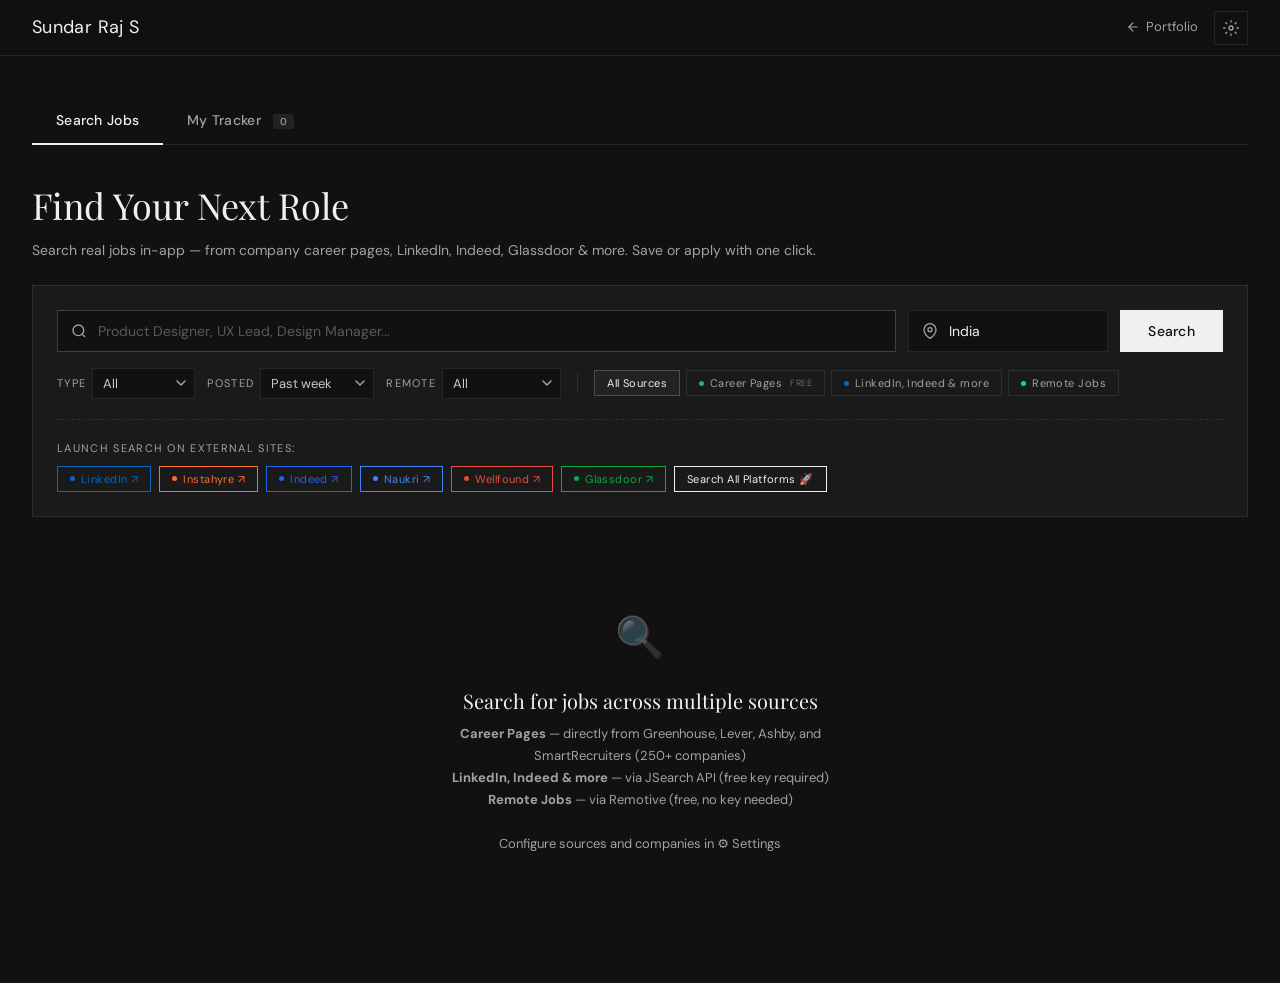
<file: jobs/index.html>
<!DOCTYPE html>
<html lang="en">
<head>
  <meta charset="UTF-8">
  <meta name="viewport" content="width=device-width, initial-scale=1.0">
  <title>Job Search Command Center | Sundar Raj S</title>
  <meta name="description" content="Personal job search dashboard with in-app search across career pages, LinkedIn, Indeed & more.">
  <meta name="robots" content="noindex, nofollow">
  <link rel="icon" type="image/png" href="../assets/images/favicon.png">

  <style>
    @import url('https://fonts.googleapis.com/css2?family=Playfair+Display:ital,wght@0,400;0,500;0,600;1,400;1,500&family=DM+Sans:wght@300;400;500;600&display=swap');

    :root {
      --font-serif: 'Playfair Display', Georgia, serif;
      --font-sans: 'DM Sans', system-ui, -apple-system, sans-serif;
      --bg-primary: #111111;
      --bg-secondary: #1a1a1a;
      --bg-card: #1b1b1b;
      --bg-elevated: #222222;
      --bg-hover: #282828;
      --text-primary: #f0f0ee;
      --text-secondary: #c8c8c4;
      --text-muted: #a2a29e;
      --border-color: rgba(240, 240, 238, 0.09);
      --border-hover: rgba(200, 200, 196, 0.25);
      --max-width: 1280px;
      --header-height: 56px;
      --transition-smooth: all 0.3s cubic-bezier(0.16, 1, 0.3, 1);
      --col-wishlist: #6366f1;
      --col-applied: #f59e0b;
      --col-interview: #3b82f6;
      --col-offer: #10b981;
      --col-rejected: #ef4444;
    }

    *, *::before, *::after { box-sizing: border-box; margin: 0; padding: 0; }
    html { scroll-behavior: smooth; font-size: 16px; }

    body {
      font-family: var(--font-sans); font-weight: 400;
      background: var(--bg-primary); color: var(--text-primary);
      line-height: 1.6; overflow-x: hidden; min-height: 100vh;
    }

    a { color: inherit; text-decoration: none; transition: var(--transition-smooth); }
    ul { list-style: none; }
    button { font-family: inherit; cursor: pointer; }
    input, select, textarea { font-family: inherit; }

    /* Header */
    #main-header {
      position: fixed; top: 0; left: 0; right: 0; z-index: 1000;
      height: var(--header-height);
      background: rgba(17, 17, 17, 0.96);
      backdrop-filter: blur(6px); -webkit-backdrop-filter: blur(6px);
      border-bottom: 1px solid var(--border-color);
    }
    .nav-container {
      max-width: var(--max-width); margin: 0 auto;
      padding: 0 2rem; height: 100%;
      display: flex; justify-content: space-between; align-items: center;
    }
    .nav-logo { font-weight: 400; font-size: 1.125rem; color: var(--text-primary); letter-spacing: 0.02em; }
    .nav-logo:hover { color: var(--text-secondary); }
    .nav-right { display: flex; align-items: center; gap: 1rem; }
    .nav-back {
      font-size: 0.8125rem; color: var(--text-muted);
      display: flex; align-items: center; gap: 0.375rem;
    }
    .nav-back:hover { color: var(--text-primary); }
    .nav-back svg { width: 14px; height: 14px; }
    .btn-icon {
      background: transparent; border: 1px solid var(--border-color);
      color: var(--text-muted); width: 34px; height: 34px;
      display: flex; align-items: center; justify-content: center;
      transition: all 0.2s; padding: 0;
    }
    .btn-icon:hover { color: var(--text-primary); border-color: var(--border-hover); }
    .btn-icon svg { width: 16px; height: 16px; }

    /* Layout */
    .container { max-width: var(--max-width); margin: 0 auto; padding: 0 2rem; width: 100%; }
    main { padding-top: calc(var(--header-height) + 2.5rem); padding-bottom: 4rem; }

    /* Tabs */
    .tab-bar {
      display: flex; gap: 0; margin-bottom: 2rem;
      border-bottom: 1px solid var(--border-color);
    }
    .tab-btn {
      background: transparent; border: none; border-bottom: 2px solid transparent;
      color: var(--text-muted); font-size: 0.875rem; font-weight: 500;
      padding: 0.875rem 1.5rem; letter-spacing: 0.02em;
      transition: all 0.2s; position: relative; bottom: -1px;
    }
    .tab-btn:hover { color: var(--text-secondary); }
    .tab-btn.active { color: var(--text-primary); border-bottom-color: var(--text-primary); }
    .tab-badge {
      font-size: 0.625rem; background: var(--bg-elevated);
      padding: 0.0625rem 0.4375rem; margin-left: 0.5rem;
      color: var(--text-muted); border-radius: 2px;
    }
    .tab-panel { display: none; }
    .tab-panel.active { display: block; }

    /* Search header */
    .search-panel-header { margin-bottom: 1.5rem; }
    .search-panel-header h1 {
      font-family: var(--font-serif);
      font-size: clamp(1.75rem, 3vw, 2.25rem); font-weight: 400; margin-bottom: 0.25rem;
    }
    .search-panel-header p { color: var(--text-muted); font-size: 0.875rem; }

    /* Search form */
    .search-form {
      background: var(--bg-secondary); border: 1px solid var(--border-color);
      padding: 1.5rem; margin-bottom: 1.5rem;
    }
    .search-row { display: flex; gap: 0.75rem; margin-bottom: 1rem; }
    .search-field { flex: 1; position: relative; }
    .search-field svg.fi {
      position: absolute; left: 0.875rem; top: 50%;
      transform: translateY(-50%); width: 16px; height: 16px;
      color: var(--text-muted); pointer-events: none;
    }
    .search-field input {
      width: 100%; background: var(--bg-primary);
      border: 1px solid var(--border-color);
      color: var(--text-primary); font-size: 0.875rem;
      padding: 0.6875rem 1rem 0.6875rem 2.5rem; outline: none;
      transition: border-color 0.2s;
    }
    .search-field input::placeholder { color: var(--text-muted); opacity: 0.5; }
    .search-field input:focus { border-color: var(--border-hover); }
    .loc-field { max-width: 200px; }
    .btn-search {
      background: var(--text-primary); color: var(--bg-primary);
      border: none; padding: 0 1.75rem;
      font-size: 0.875rem; font-weight: 500; letter-spacing: 0.02em;
      white-space: nowrap; transition: opacity 0.2s;
    }
    .btn-search:hover { opacity: 0.85; }

    /* Filters */
    .filter-row { display: flex; gap: 0.75rem; flex-wrap: wrap; align-items: center; }
    .fg { display: flex; align-items: center; gap: 0.375rem; }
    .fl { font-size: 0.6875rem; letter-spacing: 0.12em; text-transform: uppercase; color: var(--text-muted); }
    .fs {
      background: var(--bg-primary); border: 1px solid var(--border-color);
      color: var(--text-secondary); font-size: 0.8125rem;
      padding: 0.375rem 2rem 0.375rem 0.625rem; outline: none;
      transition: border-color 0.2s; appearance: none;
      background-image: url("data:image/svg+xml,%3Csvg width='10' height='6' viewBox='0 0 10 6' fill='none' xmlns='http://www.w3.org/2000/svg'%3E%3Cpath d='M1 1L5 5L9 1' stroke='%23a2a29e' stroke-width='1.5' stroke-linecap='round' stroke-linejoin='round'/%3E%3C/svg%3E");
      background-repeat: no-repeat; background-position: right 0.5rem center;
    }
    .fs:focus { border-color: var(--border-hover); }
    .fs option { background: var(--bg-primary); color: var(--text-primary); }
    .fdiv { width: 1px; height: 20px; background: var(--border-color); margin: 0 0.25rem; }

    /* Source chips */
    .source-chips { display: flex; gap: 0.375rem; flex-wrap: wrap; }
    .src-chip {
      background: transparent; border: 1px solid var(--border-color);
      color: var(--text-muted); font-size: 0.6875rem;
      padding: 0.3125rem 0.75rem; letter-spacing: 0.04em;
      transition: all 0.2s; display: flex; align-items: center; gap: 0.375rem;
    }
    .src-chip:hover { border-color: var(--border-hover); color: var(--text-secondary); }
    .src-chip.active { background: var(--bg-elevated); color: var(--text-primary); border-color: var(--border-hover); }
    .src-dot { width: 5px; height: 5px; border-radius: 50%; }
    .src-hint { font-size: 0.5625rem; color: var(--text-muted); opacity: 0.6; margin-left: 0.125rem; }

    /* Results */
    .results-header {
      display: flex; align-items: center; justify-content: space-between;
      margin-bottom: 1rem; flex-wrap: wrap; gap: 0.5rem;
    }
    .results-count { font-size: 0.8125rem; color: var(--text-muted); }
    .results-sources {
      display: flex; gap: 0.375rem; flex-wrap: wrap;
    }
    .result-src-tag {
      font-size: 0.5625rem; padding: 0.125rem 0.4375rem;
      border: 1px solid var(--border-color); color: var(--text-muted);
      letter-spacing: 0.1em; text-transform: uppercase;
    }

    /* Job card */
    .job-listings { display: flex; flex-direction: column; gap: 0.75rem; }
    .jl {
      background: var(--bg-secondary); border: 1px solid var(--border-color);
      padding: 1.25rem 1.5rem; display: flex; gap: 1.25rem;
      transition: border-color 0.2s; position: relative;
    }
    .jl:hover { border-color: var(--border-hover); }
    .jl.saved { border-left: 3px solid var(--col-wishlist); }
    .jl-logo {
      width: 48px; height: 48px; flex-shrink: 0;
      background: var(--bg-elevated); border: 1px solid var(--border-color);
      display: flex; align-items: center; justify-content: center;
      overflow: hidden; border-radius: 4px;
    }
    .jl-logo img { width: 100%; height: 100%; object-fit: contain; }
    .jl-logo-fb { font-size: 0.875rem; font-weight: 600; color: var(--text-muted); text-transform: uppercase; }
    .jl-body { flex: 1; min-width: 0; }
    .jl-title { font-size: 1rem; font-weight: 500; color: var(--text-primary); line-height: 1.4; margin-bottom: 0.25rem; }
    .jl-company { font-size: 0.8125rem; color: var(--text-secondary); margin-bottom: 0.5rem; }
    .jl-details { display: flex; flex-wrap: wrap; gap: 0.4rem; margin-bottom: 0.625rem; }
    .dc {
      font-size: 0.6875rem; padding: 0.1875rem 0.5rem;
      background: var(--bg-elevated); color: var(--text-muted);
      display: inline-flex; align-items: center; gap: 0.25rem; letter-spacing: 0.02em;
    }
    .dc svg { width: 11px; height: 11px; }
    .jl-desc {
      font-size: 0.8125rem; color: var(--text-muted); line-height: 1.6;
      max-height: 3.2em; overflow: hidden; margin-bottom: 0.75rem;
      display: -webkit-box; -webkit-line-clamp: 2; -webkit-box-orient: vertical;
    }
    .jl-footer { display: flex; align-items: center; justify-content: space-between; gap: 1rem; }
    .jl-meta { display: flex; align-items: center; gap: 0.75rem; flex-wrap: wrap; }
    .jl-src {
      font-size: 0.5625rem; padding: 0.125rem 0.4375rem;
      letter-spacing: 0.12em; text-transform: uppercase;
      border: 1px solid; opacity: 0.7;
    }
    .jl-time { font-size: 0.6875rem; color: rgba(162, 162, 158, 0.5); }
    .jl-actions { display: flex; gap: 0.5rem; flex-shrink: 0; }
    .btn-save {
      background: transparent; border: 1px solid var(--border-color);
      color: var(--text-secondary); font-size: 0.75rem;
      padding: 0.375rem 0.875rem; letter-spacing: 0.02em;
      transition: all 0.2s; display: flex; align-items: center; gap: 0.375rem;
    }
    .btn-save:hover { border-color: var(--col-wishlist); color: var(--col-wishlist); }
    .btn-save.saved { background: rgba(99, 102, 241, 0.1); border-color: var(--col-wishlist); color: var(--col-wishlist); }
    .btn-save svg { width: 12px; height: 12px; }
    .btn-apply {
      background: var(--text-primary); color: var(--bg-primary);
      border: none; font-size: 0.75rem; font-weight: 500;
      padding: 0.375rem 1rem; letter-spacing: 0.02em;
      transition: opacity 0.2s; display: flex; align-items: center; gap: 0.375rem;
    }
    .btn-apply:hover { opacity: 0.85; }
    .btn-apply.applied { background: var(--col-applied); color: #000; }
    .btn-apply svg { width: 12px; height: 12px; }

    /* Loading skeletons */
    .skel { background: var(--bg-secondary); border: 1px solid var(--border-color); padding: 1.25rem 1.5rem; display: flex; gap: 1.25rem; }
    .skel-logo { width: 48px; height: 48px; background: var(--bg-elevated); border-radius: 4px; animation: pulse 1.5s infinite; }
    .skel-body { flex: 1; }
    .skel-line { height: 12px; background: var(--bg-elevated); margin-bottom: 0.75rem; border-radius: 2px; animation: pulse 1.5s infinite; }
    .skel-line.w6 { width: 60%; } .skel-line.w4 { width: 40%; } .skel-line.w8 { width: 80%; } .skel-line.w10 { width: 100%; }
    @keyframes pulse { 0%, 100% { opacity: 0.4; } 50% { opacity: 0.8; } }

    /* Empty/error states */
    .search-state { text-align: center; padding: 4rem 2rem; }
    .search-state-icon { font-size: 2.5rem; margin-bottom: 1rem; opacity: 0.4; }
    .search-state h3 { font-family: var(--font-serif); font-size: 1.25rem; font-weight: 400; margin-bottom: 0.375rem; }
    .search-state p { font-size: 0.8125rem; color: var(--text-muted); max-width: 28rem; margin: 0 auto; line-height: 1.7; }

    /* Pagination */
    .pagination { display: flex; align-items: center; justify-content: center; gap: 0.5rem; margin-top: 1.5rem; }
    .btn-page {
      background: transparent; border: 1px solid var(--border-color);
      color: var(--text-muted); font-size: 0.8125rem;
      padding: 0.5rem 1rem; transition: all 0.2s;
      display: flex; align-items: center; gap: 0.375rem;
    }
    .btn-page:hover { border-color: var(--border-hover); color: var(--text-primary); }
    .btn-page:disabled { opacity: 0.3; cursor: not-allowed; }
    .btn-page svg { width: 14px; height: 14px; }
    .page-info { font-size: 0.75rem; color: var(--text-muted); padding: 0 0.5rem; }

    /* Tracker panel */
    .tracker-header {
      display: flex; align-items: center; justify-content: space-between;
      margin-bottom: 1.5rem;
    }
    .tracker-header h2 { font-family: var(--font-serif); font-size: 1.5rem; font-weight: 400; }
    .tracker-actions { display: flex; gap: 0.5rem; }
    .btn-ta {
      background: transparent; border: 1px solid var(--border-color);
      color: var(--text-muted); font-size: 0.75rem;
      padding: 0.4375rem 1rem; letter-spacing: 0.02em;
      transition: all 0.2s; display: inline-flex; align-items: center; gap: 0.375rem;
    }
    .btn-ta:hover { color: var(--text-primary); border-color: var(--border-hover); }
    .btn-ta svg { width: 12px; height: 12px; }
    .btn-ta.primary { background: var(--text-primary); color: var(--bg-primary); border-color: var(--text-primary); }
    .btn-ta.primary:hover { opacity: 0.85; }

    /* Stats strip */
    .stats-strip {
      display: grid; grid-template-columns: repeat(5, 1fr);
      gap: 1px; background: var(--border-color);
      border: 1px solid var(--border-color); margin-bottom: 1.5rem;
    }
    .sc { background: var(--bg-secondary); padding: 1rem; text-align: center; }
    .sc .sn { font-family: var(--font-serif); font-size: 1.5rem; font-weight: 400; color: var(--text-primary); display: block; }
    .sc .sl { font-size: 0.625rem; letter-spacing: 0.2em; text-transform: uppercase; color: var(--text-muted); margin-top: 0.125rem; display: block; }
    .sc .sb { display: block; width: 20px; height: 2px; margin: 0.375rem auto 0; border-radius: 1px; }

    /* Kanban */
    .kanban-board { display: grid; grid-template-columns: repeat(5, 1fr); gap: 0.75rem; min-height: 350px; }
    .kanban-col {
      background: var(--bg-secondary); border: 1px solid var(--border-color);
      display: flex; flex-direction: column; min-height: 350px; transition: all 0.2s;
    }
    .kanban-col.drag-over { border-color: var(--border-hover); background: rgba(34, 34, 34, 0.8); }
    .kc-header { padding: 0.875rem 0.875rem 0.625rem; border-bottom: 1px solid var(--border-color); display: flex; align-items: center; gap: 0.5rem; }
    .kc-dot { width: 7px; height: 7px; border-radius: 50%; flex-shrink: 0; }
    .kc-name { font-size: 0.6875rem; font-weight: 500; letter-spacing: 0.15em; text-transform: uppercase; color: var(--text-secondary); }
    .kc-count { font-size: 0.625rem; color: var(--text-muted); margin-left: auto; background: var(--bg-primary); padding: 0.0625rem 0.375rem; border-radius: 2px; }
    .kc-cards { flex: 1; padding: 0.625rem; overflow-y: auto; display: flex; flex-direction: column; gap: 0.5rem; }
    .kc-cards:empty::after { content: 'Drop here'; display: flex; align-items: center; justify-content: center; height: 100%; font-size: 0.6875rem; color: var(--text-muted); opacity: 0.3; letter-spacing: 0.1em; }

    /* Tracker cards */
    .tc {
      background: var(--bg-card); border: 1px solid var(--border-color);
      padding: 0.875rem; cursor: grab; transition: all 0.2s; position: relative;
    }
    .tc:active { cursor: grabbing; }
    .tc:hover { border-color: var(--border-hover); transform: translateY(-1px); }
    .tc.dragging { opacity: 0.35; transform: scale(0.96); }
    .tc-co { font-size: 0.625rem; letter-spacing: 0.2em; text-transform: uppercase; color: var(--text-muted); margin-bottom: 0.125rem; }
    .tc-ro { font-size: 0.8125rem; font-weight: 500; color: var(--text-primary); margin-bottom: 0.375rem; line-height: 1.35; }
    .tc-mt { display: flex; align-items: center; gap: 0.375rem; flex-wrap: wrap; }
    .tc-pl { font-size: 0.5625rem; padding: 0.0625rem 0.375rem; background: var(--bg-elevated); color: var(--text-muted); letter-spacing: 0.1em; text-transform: uppercase; }
    .tc-dt { font-size: 0.625rem; color: rgba(162, 162, 158, 0.4); }
    .tc-acts { position: absolute; top: 0.5rem; right: 0.5rem; display: flex; gap: 0.125rem; opacity: 0; transition: opacity 0.15s; }
    .tc:hover .tc-acts { opacity: 1; }
    .btn-tc {
      background: var(--bg-elevated); border: 1px solid var(--border-color);
      color: var(--text-muted); width: 22px; height: 22px;
      display: flex; align-items: center; justify-content: center; padding: 0; transition: all 0.15s;
    }
    .btn-tc:hover { color: var(--text-primary); border-color: var(--border-hover); }
    .btn-tc.del:hover { color: var(--col-rejected); }
    .btn-tc svg { width: 11px; height: 11px; }

    /* Dialogs & Side Panels */
    dialog { 
      background: var(--bg-secondary); 
      border: none;
      border-left: 1px solid var(--border-color); 
      color: var(--text-primary); 
      max-width: 560px; 
      width: 100%; 
      padding: 0; 
      height: 100vh;
      max-height: 100vh; 
      display: none; 
      flex-direction: column; 
      position: fixed;
      top: 0;
      right: 0;
      bottom: 0;
      margin: 0 0 0 auto;
    }
    dialog[open] { display: flex; }
    dialog::backdrop { background: rgba(0, 0, 0, 0.6); backdrop-filter: blur(4px); -webkit-backdrop-filter: blur(4px); }
    
    /* Scrollable Container inside Dialog */
    .mi { padding: 2rem 1.75rem; overflow-y: auto; display: flex; flex-direction: column; gap: 0.5rem; height: 100%; }
    
    .mh { display: flex; align-items: center; justify-content: space-between; margin-bottom: 1.5rem; flex-shrink: 0; }
    .mh h3 { font-family: var(--font-serif); font-size: 1.25rem; font-weight: 400; }
    .btn-x { background: transparent; border: none; color: var(--text-muted); padding: 0.25rem; transition: color 0.2s; }
    .btn-x:hover { color: var(--text-primary); }
    .btn-x svg { width: 18px; height: 18px; }
    
    .fg2 { margin-bottom: 1.25rem; flex-shrink: 0; }
    .fg2 label { display: block; font-size: 0.6875rem; letter-spacing: 0.15em; text-transform: uppercase; color: var(--text-muted); margin-bottom: 0.4375rem; }
    .fg2 input, .fg2 select, .fg2 textarea {
      width: 100%; background: var(--bg-primary); border: 1px solid var(--border-color);
      color: var(--text-primary); font-size: 0.875rem; padding: 0.625rem 0.875rem;
      outline: none; transition: border-color 0.2s;
    }
    .fg2 input:focus, .fg2 select:focus, .fg2 textarea:focus { border-color: var(--border-hover); }
    .fg2 select { appearance: none; background-image: url("data:image/svg+xml,%3Csvg width='10' height='6' viewBox='0 0 10 6' fill='none' xmlns='http://www.w3.org/2000/svg'%3E%3Cpath d='M1 1L5 5L9 1' stroke='%23a2a29e' stroke-width='1.5' stroke-linecap='round' stroke-linejoin='round'/%3E%3C/svg%3E"); background-repeat: no-repeat; background-position: right 0.75rem center; padding-right: 2.25rem; }
    .fg2 select option { background: var(--bg-primary); color: var(--text-primary); }
    .fg2 textarea { resize: vertical; min-height: 70px; }
    .fg2 .hint { font-size: 0.6875rem; color: var(--text-muted); margin-top: 0.375rem; line-height: 1.5; }
    .fg2 .hint a { color: var(--text-secondary); text-decoration: underline; text-underline-offset: 3px; }
    
    .fr2 { display: grid; grid-template-columns: 1fr 1fr; gap: 0.75rem; }
    .mfoot { display: flex; gap: 0.625rem; justify-content: flex-end; margin-top: 1.5rem; flex-shrink: 0; }
    .btn-cancel { background: transparent; border: 1px solid var(--border-color); color: var(--text-muted); padding: 0.5625rem 1.125rem; font-size: 0.8125rem; transition: all 0.2s; }
    .btn-cancel:hover { color: var(--text-primary); border-color: var(--border-hover); }
    .btn-submit { background: var(--text-primary); color: var(--bg-primary); border: none; padding: 0.5625rem 1.25rem; font-size: 0.8125rem; font-weight: 500; letter-spacing: 0.02em; transition: opacity 0.2s; }
    .btn-submit:hover { opacity: 0.85; }

    /* Settings-specific */
    .settings-section { margin-bottom: 1.75rem; padding-bottom: 1.5rem; border-bottom: 1px solid var(--border-color); flex-shrink: 0; }
    .settings-section:last-of-type { border-bottom: none; margin-bottom: 0; padding-bottom: 0; }
    .settings-section h4 { font-size: 0.875rem; font-weight: 500; margin-bottom: 0.25rem; color: var(--text-primary); }
    .settings-section .sec-desc { font-size: 0.75rem; color: var(--text-muted); margin-bottom: 0.875rem; line-height: 1.5; }
    
    .api-badge {
      display: inline-flex; align-items: center; gap: 0.375rem;
      font-size: 0.6875rem; padding: 0.25rem 0.625rem;
      border: 1px solid var(--border-color); margin-bottom: 0.75rem;
    }
    .api-badge .dot { width: 5px; height: 5px; border-radius: 50%; }
    .api-badge.ok .dot { background: var(--col-offer); }
    .api-badge.free .dot { background: #12CBC4; }
    .api-badge.off .dot { background: var(--col-rejected); }

    /* Company list wrapper with scroll */
    .company-list { display: flex; flex-wrap: wrap; gap: 0.375rem; margin-bottom: 0.75rem; max-height: 180px; overflow-y: auto; padding: 0.5rem; background: var(--bg-primary); border: 1px solid var(--border-color); }
    
    .company-tag {
      display: inline-flex; align-items: center; gap: 0.25rem;
      background: var(--bg-secondary); border: 1px solid var(--border-color);
      padding: 0.25rem 0.5rem; font-size: 0.6875rem; color: var(--text-secondary);
    }
    .company-tag button {
      background: none; border: none; color: var(--text-muted);
      font-size: 0.875rem; line-height: 1; padding: 0; margin-left: 0.125rem;
      transition: color 0.15s;
    }
    .company-tag button:hover { color: var(--col-rejected); }
    
    .add-company-row { display: flex; gap: 0.5rem; }
    .add-company-row input { flex: 1; }
    .add-company-row select { width: 110px; }
    .btn-add-co {
      background: var(--bg-elevated); border: 1px solid var(--border-color);
      color: var(--text-secondary); padding: 0 0.75rem; font-size: 0.8125rem;
      transition: all 0.2s;
    }
    .btn-add-co:hover { color: var(--text-primary); border-color: var(--border-hover); }

    /* Toast */
    .toast-container { position: fixed; bottom: 1.5rem; right: 1.5rem; z-index: 2000; display: flex; flex-direction: column; gap: 0.5rem; }
    .toast { background: var(--bg-elevated); border: 1px solid var(--border-color); color: var(--text-primary); padding: 0.625rem 1rem; font-size: 0.8125rem; display: flex; align-items: center; gap: 0.5rem; animation: toastIn 0.3s cubic-bezier(0.16, 1, 0.3, 1); min-width: 220px; }
    .toast.fade-out { animation: toastOut 0.3s ease forwards; }
    @keyframes toastIn { from { transform: translateX(100%); opacity: 0; } to { transform: translateX(0); opacity: 1; } }
    @keyframes toastOut { from { transform: translateX(0); opacity: 1; } to { transform: translateX(100%); opacity: 0; } }

    /* Responsive */
    @media (max-width: 1024px) { .kanban-board { grid-template-columns: repeat(3, 1fr); } .stats-strip { grid-template-columns: repeat(3, 1fr); } }
    @media (max-width: 768px) {
      .container { padding: 0 1rem; } .nav-container { padding: 0 1rem; }
      .search-row { flex-direction: column; } .loc-field { max-width: none; }
      .stats-strip { grid-template-columns: repeat(2, 1fr); }
      .kanban-board { grid-template-columns: 1fr; min-height: auto; }
      .kanban-col { min-height: 180px; } .jl { flex-direction: column; gap: 0.75rem; }
      .jl-logo { width: 40px; height: 40px; } .fr2 { grid-template-columns: 1fr; }
      .tracker-header { flex-direction: column; align-items: flex-start; gap: 0.75rem; }
      .jl-footer { flex-direction: column; align-items: flex-start; gap: 0.5rem; }
      .source-chips { margin-top: 0.5rem; }
    }
    @media (max-width: 480px) { main { padding-top: calc(var(--header-height) + 1.5rem); } .search-form { padding: 1rem; } .tab-btn { padding: 0.75rem 0.75rem; font-size: 0.8125rem; } }
  </style>
</head>
<body>

  <header id="main-header">
    <nav class="nav-container">
      <a href="../" class="nav-logo">Sundar Raj S</a>
      <div class="nav-right">
        <a href="../" class="nav-back">
          <svg viewBox="0 0 24 24" fill="none" stroke="currentColor" stroke-width="2" stroke-linecap="round" stroke-linejoin="round"><line x1="19" y1="12" x2="5" y2="12"/><polyline points="12 19 5 12 12 5"/></svg>
          Portfolio
        </a>
        <button class="btn-icon" id="btn-settings" title="Settings & API Keys">
          <svg viewBox="0 0 24 24" fill="none" stroke="currentColor" stroke-width="2" stroke-linecap="round" stroke-linejoin="round"><circle cx="12" cy="12" r="3"/><path d="M12 1v2M12 21v2M4.22 4.22l1.42 1.42M18.36 18.36l1.42 1.42M1 12h2M21 12h2M4.22 19.78l1.42-1.42M18.36 5.64l1.42-1.42"/></svg>
        </button>
      </div>
    </nav>
  </header>

  <main>
    <div class="container">
      <div class="tab-bar">
        <button class="tab-btn active" data-tab="search">Search Jobs</button>
        <button class="tab-btn" data-tab="tracker">My Tracker <span class="tab-badge" id="tab-count">0</span></button>
      </div>

      <!-- ═══ SEARCH TAB ═══ -->
      <div class="tab-panel active" id="panel-search">
        <div class="search-panel-header">
          <h1>Find Your Next Role</h1>
          <p>Search real jobs in-app — from company career pages, LinkedIn, Indeed, Glassdoor & more. Save or apply with one click.</p>
        </div>

        <div class="search-form">
          <div class="search-row">
            <div class="search-field">
              <svg class="fi" viewBox="0 0 24 24" fill="none" stroke="currentColor" stroke-width="2"><circle cx="11" cy="11" r="8"/><line x1="21" y1="21" x2="16.65" y2="16.65"/></svg>
              <input type="text" id="q" placeholder="Product Designer, UX Lead, Design Manager..." autofocus>
            </div>
            <div class="search-field loc-field">
              <svg class="fi" viewBox="0 0 24 24" fill="none" stroke="currentColor" stroke-width="2"><path d="M21 10c0 7-9 13-9 13s-9-6-9-13a9 9 0 0118 0z"/><circle cx="12" cy="10" r="3"/></svg>
              <input type="text" id="loc" placeholder="Location" value="India">
            </div>
            <button class="btn-search" id="btn-search">Search</button>
          </div>
          <div class="filter-row">
            <div class="fg"><span class="fl">Type</span><select class="fs" id="f-type"><option value="">All</option><option value="FULLTIME">Full-time</option><option value="PARTTIME">Part-time</option><option value="CONTRACTOR">Contract</option><option value="INTERN">Internship</option></select></div>
            <div class="fg"><span class="fl">Posted</span><select class="fs" id="f-date"><option value="">Any time</option><option value="today">Past 24h</option><option value="3days">Past 3 days</option><option value="week" selected>Past week</option><option value="month">Past month</option></select></div>
            <div class="fg"><span class="fl">Remote</span><select class="fs" id="f-remote"><option value="">All</option><option value="true">Remote only</option></select></div>
            <div class="fdiv"></div>
            <div class="source-chips">
              <button class="src-chip active" data-source="all">All Sources</button>
              <button class="src-chip" data-source="careers">
                <span class="src-dot" style="background:#10b981"></span>
                Career Pages
                <span class="src-hint">FREE</span>
              </button>
              <button class="src-chip" data-source="jsearch">
                <span class="src-dot" style="background:#0A66C2"></span>
                LinkedIn, Indeed & more
              </button>
              <button class="src-chip" data-source="remotive">
                <span class="src-dot" style="background:#12CBC4"></span>
                Remote Jobs
              </button>
            </div>
          </div>

          <div style="margin-top: 1.25rem; padding-top: 1.25rem; border-top: 1px dashed var(--border-color);">
            <div class="fl" style="margin-bottom: 0.5rem;">Launch Search on External Sites:</div>
            <div style="display: flex; flex-wrap: wrap; gap: 0.5rem;">
              <button class="src-chip" onclick="searchExternal('linkedin')" style="border-color:#0A66C2; color:#0A66C2"><span class="src-dot" style="background:#0A66C2"></span>LinkedIn ↗</button>
              <button class="src-chip" onclick="searchExternal('instahyre')" style="border-color:#FF6B35; color:#FF6B35"><span class="src-dot" style="background:#FF6B35"></span>Instahyre ↗</button>
              <button class="src-chip" onclick="searchExternal('indeed')" style="border-color:#2164F3; color:#2164F3"><span class="src-dot" style="background:#2164F3"></span>Indeed ↗</button>
              <button class="src-chip" onclick="searchExternal('naukri')" style="border-color:#4285F4; color:#4285F4"><span class="src-dot" style="background:#4285F4"></span>Naukri ↗</button>
              <button class="src-chip" onclick="searchExternal('wellfound')" style="border-color:#E74C3C; color:#E74C3C"><span class="src-dot" style="background:#E74C3C"></span>Wellfound ↗</button>
              <button class="src-chip" onclick="searchExternal('glassdoor')" style="border-color:#0CAA41; color:#0CAA41"><span class="src-dot" style="background:#0CAA41"></span>Glassdoor ↗</button>
              <button class="src-chip" onclick="searchExternal('all')" style="border-color:var(--text-primary); color:var(--text-primary)">Search All Platforms 🚀</button>
            </div>
          </div>
        </div>

        <div id="results-area">
          <div class="search-state" id="initial-state">
            <div class="search-state-icon">🔍</div>
            <h3>Search for jobs across multiple sources</h3>
            <p>
              <strong>Career Pages</strong> — directly from Greenhouse, Lever, Ashby, and SmartRecruiters (250+ companies)<br>
              <strong>LinkedIn, Indeed & more</strong> — via JSearch API (free key required)<br>
              <strong>Remote Jobs</strong> — via Remotive (free, no key needed)<br><br>
              Configure sources and companies in ⚙️ Settings
            </p>
          </div>
        </div>
      </div>

      <!-- ═══ TRACKER TAB ═══ -->
      <div class="tab-panel" id="panel-tracker">
        <div class="tracker-header">
          <h2>Application Tracker</h2>
          <div class="tracker-actions">
            <button class="btn-ta" id="btn-export"><svg viewBox="0 0 24 24" fill="none" stroke="currentColor" stroke-width="2"><path d="M21 15v4a2 2 0 01-2 2H5a2 2 0 01-2-2v-4"/><polyline points="7 10 12 15 17 10"/><line x1="12" y1="15" x2="12" y2="3"/></svg>Export CSV</button>
            <button class="btn-ta primary" id="btn-add-manual"><svg viewBox="0 0 24 24" fill="none" stroke="currentColor" stroke-width="2"><line x1="12" y1="5" x2="12" y2="19"/><line x1="5" y1="12" x2="19" y2="12"/></svg>Add Job</button>
          </div>
        </div>
        <div class="stats-strip" id="stats-strip">
          <div class="sc"><span class="sn" id="s-wishlist">0</span><span class="sl">Wishlist</span><span class="sb" style="background:var(--col-wishlist)"></span></div>
          <div class="sc"><span class="sn" id="s-applied">0</span><span class="sl">Applied</span><span class="sb" style="background:var(--col-applied)"></span></div>
          <div class="sc"><span class="sn" id="s-interview">0</span><span class="sl">Interview</span><span class="sb" style="background:var(--col-interview)"></span></div>
          <div class="sc"><span class="sn" id="s-offer">0</span><span class="sl">Offer</span><span class="sb" style="background:var(--col-offer)"></span></div>
          <div class="sc"><span class="sn" id="s-rejected">0</span><span class="sl">Rejected</span><span class="sb" style="background:var(--col-rejected)"></span></div>
        </div>
        <div class="kanban-board" id="kanban-board">
          <div class="kanban-col" data-status="wishlist"><div class="kc-header"><span class="kc-dot" style="background:var(--col-wishlist)"></span><span class="kc-name">Wishlist</span><span class="kc-count" data-count="wishlist">0</span></div><div class="kc-cards" data-status="wishlist"></div></div>
          <div class="kanban-col" data-status="applied"><div class="kc-header"><span class="kc-dot" style="background:var(--col-applied)"></span><span class="kc-name">Applied</span><span class="kc-count" data-count="applied">0</span></div><div class="kc-cards" data-status="applied"></div></div>
          <div class="kanban-col" data-status="interview"><div class="kc-header"><span class="kc-dot" style="background:var(--col-interview)"></span><span class="kc-name">Interview</span><span class="kc-count" data-count="interview">0</span></div><div class="kc-cards" data-status="interview"></div></div>
          <div class="kanban-col" data-status="offer"><div class="kc-header"><span class="kc-dot" style="background:var(--col-offer)"></span><span class="kc-name">Offer</span><span class="kc-count" data-count="offer">0</span></div><div class="kc-cards" data-status="offer"></div></div>
          <div class="kanban-col" data-status="rejected"><div class="kc-header"><span class="kc-dot" style="background:var(--col-rejected)"></span><span class="kc-name">Rejected</span><span class="kc-count" data-count="rejected">0</span></div><div class="kc-cards" data-status="rejected"></div></div>
        </div>
      </div>
    </div>
  </main>

  <div class="toast-container" id="toast-container"></div>

  <!-- Settings Dialog -->
  <dialog id="dlg-settings" closedby="any" aria-labelledby="stitle">
    <div class="mi">
      <div class="mh"><h3 id="stitle">Settings</h3><button class="btn-x" id="x-settings"><svg viewBox="0 0 24 24" fill="none" stroke="currentColor" stroke-width="2"><line x1="18" y1="6" x2="6" y2="18"/><line x1="6" y1="6" x2="18" y2="18"/></svg></button></div>

      <!-- Career Pages -->
      <div class="settings-section">
        <h4>🏢 Career Pages (Greenhouse, Lever, Ashby, SmartRecruiters)</h4>
        <p class="sec-desc">Directly search career pages of specific companies. Free, no API key needed. These use their primary ATS systems — the same systems that power their public career sites.</p>
        <div class="api-badge free"><span class="dot"></span>Free — no key required</div>
        <label style="font-size:0.6875rem;letter-spacing:0.12em;text-transform:uppercase;color:var(--text-muted);display:block;margin-bottom:0.4375rem">Companies to search</label>
        <div class="company-list" id="company-list"></div>
        <div class="add-company-row">
          <input type="text" id="new-company-slug" placeholder="Company slug (e.g. razorpay)" style="background:var(--bg-primary);border:1px solid var(--border-color);color:var(--text-primary);font-size:0.8125rem;padding:0.5rem 0.75rem;outline:none">
          <select id="new-company-ats" class="fs" style="width:120px">
            <option value="greenhouse">Greenhouse</option>
            <option value="lever">Lever</option>
            <option value="ashby">Ashby</option>
            <option value="smartrecruiters">SmartRecruiters</option>
          </select>
          <button class="btn-add-co" id="btn-add-co">+ Add</button>
        </div>
        <p class="hint" style="font-size:0.6875rem;color:var(--text-muted);margin-top:0.5rem;line-height:1.5">Slug = the company name in their career page URL.<br>Greenhouse: boards.greenhouse.io/<strong>slug</strong> → Lever: jobs.lever.co/<strong>slug</strong></p>
      </div>

      <!-- JSearch -->
      <div class="settings-section">
        <h4>🔗 LinkedIn, Indeed, Glassdoor & more</h4>
        <p class="sec-desc">Powered by JSearch — a job aggregator that pulls listings from LinkedIn, Indeed, Glassdoor, ZipRecruiter and 20+ other platforms. Requires a free RapidAPI key (500 searches/month).</p>
        <div class="api-badge off" id="jsearch-badge"><span class="dot"></span>Not configured</div>
        <div class="fg2">
          <label for="rapidapi-key">RapidAPI Key</label>
          <div style="display:flex; gap:0.5rem; margin-bottom: 0.5rem;">
            <input type="password" id="rapidapi-key" placeholder="Paste your RapidAPI key..." style="flex:1; background:var(--bg-primary); border:1px solid var(--border-color); color:var(--text-primary); font-size:0.875rem; padding:0.625rem 0.875rem; outline:none">
            <button class="btn-add-co" id="btn-test-key" style="white-space:nowrap; padding:0 1rem">Test Key</button>
          </div>
          <div id="test-key-status" style="font-size: 0.75rem; margin-top: 0.25rem;"></div>
          <p class="hint">Get a free key → <a href="https://rapidapi.com/letscrape-6bRBa3QguO5/api/jsearch" target="_blank" rel="noopener noreferrer">rapidapi.com/jsearch</a> → Subscribe to Free plan → Copy key from "X-RapidAPI-Key" header</p>
        </div>
      </div>

      <!-- Remotive -->
      <div class="settings-section">
        <h4>🌐 Remote Jobs</h4>
        <p class="sec-desc">Powered by Remotive — a curated remote job board. Always active, no key needed.</p>
        <div class="api-badge free"><span class="dot"></span>Always active</div>
      </div>

      <div class="mfoot">
        <button class="btn-cancel" id="cancel-settings">Cancel</button>
        <button class="btn-submit" id="save-settings">Save Settings</button>
      </div>
    </div>
  </dialog>

  <!-- Add Job Dialog -->
  <dialog id="dlg-addjob" closedby="any" aria-labelledby="ajtitle">
    <div class="mi">
      <div class="mh"><h3 id="ajtitle">Add Job Manually</h3><button class="btn-x" id="x-addjob"><svg viewBox="0 0 24 24" fill="none" stroke="currentColor" stroke-width="2"><line x1="18" y1="6" x2="6" y2="18"/><line x1="6" y1="6" x2="18" y2="18"/></svg></button></div>
      <form id="add-job-form">
        <div class="fr2">
          <div class="fg2"><label for="mj-co">Company</label><input type="text" id="mj-co" required placeholder="e.g. Google"></div>
          <div class="fg2"><label for="mj-ro">Role</label><input type="text" id="mj-ro" required placeholder="e.g. Lead Product Designer"></div>
        </div>
        <div class="fr2">
          <div class="fg2"><label for="mj-pl">Source</label><select id="mj-pl"><option>LinkedIn</option><option>Instahyre</option><option>Indeed</option><option>Naukri</option><option>Wellfound</option><option>Glassdoor</option><option>Company Site</option><option>Referral</option><option>Other</option></select></div>
          <div class="fg2"><label for="mj-st">Status</label><select id="mj-st"><option value="wishlist">Wishlist</option><option value="applied">Applied</option><option value="interview">Interview</option><option value="offer">Offer</option><option value="rejected">Rejected</option></select></div>
        </div>
        <div class="fg2"><label for="mj-url">Job URL</label><input type="url" id="mj-url" placeholder="https://..."></div>
        <div class="fg2"><label for="mj-notes">Notes</label><textarea id="mj-notes" placeholder="Salary, contact, next steps..."></textarea></div>
        <div class="mfoot"><button type="button" class="btn-cancel" id="cancel-aj">Cancel</button><button type="submit" class="btn-submit" id="submit-aj">Add Job</button></div>
      </form>
    </div>
  </dialog>

  <script>
  /* ====================================================================
     JOB SEARCH COMMAND CENTER v4
     Career Pages + JSearch + Remotive + Auto-Tracking
     ==================================================================== */

  const STORE_JOBS = 'jsc_jobs';
  const STORE_SETTINGS = 'jsc_settings';
  const STATUSES = ['wishlist','applied','interview','offer','rejected'];

  // Default company list for career page search (250+ Top/Popular Product-Based Companies)
  const DEFAULT_COMPANIES = [
    // --- INDIA / TECH & SaaS LEADERS (Greenhouse/Lever/Ashby/SmartRecruiters) ---
    { slug: 'razorpay', ats: 'greenhouse', name: 'Razorpay' },
    { slug: 'cred56', ats: 'greenhouse', name: 'CRED' },
    { slug: 'swiggy', ats: 'greenhouse', name: 'Swiggy' },
    { slug: 'meesho', ats: 'greenhouse', name: 'Meesho' },
    { slug: 'phonepe', ats: 'greenhouse', name: 'PhonePe' },
    { slug: 'browserstack', ats: 'greenhouse', name: 'BrowserStack' },
    { slug: 'postman', ats: 'greenhouse', name: 'Postman' },
    { slug: 'groww', ats: 'greenhouse', name: 'Groww' },
    { slug: 'dream11', ats: 'greenhouse', name: 'Dream11' },
    { slug: 'nykaa', ats: 'greenhouse', name: 'Nykaa' },
    { slug: 'zepto', ats: 'greenhouse', name: 'Zepto' },
    { slug: 'ola', ats: 'greenhouse', name: 'Ola' },
    { slug: 'paytm', ats: 'greenhouse', name: 'Paytm' },
    { slug: 'freecharge', ats: 'greenhouse', name: 'Freecharge' },
    { slug: 'dailyhunt', ats: 'greenhouse', name: 'Dailyhunt' },
    { slug: 'byjus', ats: 'greenhouse', name: 'Byjus' },
    { slug: 'unacademy', ats: 'greenhouse', name: 'Unacademy' },
    { slug: 'vedantu', ats: 'greenhouse', name: 'Vedantu' },
    { slug: 'upgrad', ats: 'greenhouse', name: 'upGrad' },
    { slug: 'inmobi', ats: 'greenhouse', name: 'InMobi' },
    { slug: 'glance', ats: 'greenhouse', name: 'Glance' },
    { slug: 'sprinklr', ats: 'greenhouse', name: 'Sprinklr' },
    { slug: 'freshworks2', ats: 'greenhouse', name: 'Freshworks' },
    { slug: 'chargebee', ats: 'greenhouse', name: 'Chargebee' },
    { slug: 'highradius', ats: 'greenhouse', name: 'HighRadius' },
    { slug: 'druva', ats: 'greenhouse', name: 'Druva' },
    { slug: 'hasura', ats: 'greenhouse', name: 'Hasura' },
    { slug: 'clevertap', ats: 'greenhouse', name: 'CleverTap' },
    { slug: 'yellowai', ats: 'greenhouse', name: 'Yellow.ai' },
    { slug: 'gupshup', ats: 'greenhouse', name: 'Gupshup' },
    { slug: 'urbancompany', ats: 'greenhouse', name: 'Urban Company' },
    { slug: 'curefit', ats: 'greenhouse', name: 'Cure.fit' },
    { slug: '1mg', ats: 'greenhouse', name: 'Tata 1mg' },
    { slug: 'pharmeasy', ats: 'greenhouse', name: 'PharmEasy' },
    { slug: 'lenskart', ats: 'greenhouse', name: 'Lenskart' },
    { slug: 'caratlane', ats: 'greenhouse', name: 'CaratLane' },
    { slug: 'myntra', ats: 'greenhouse', name: 'Myntra' },
    { slug: 'flipkart', ats: 'greenhouse', name: 'Flipkart' },
    { slug: 'jio', ats: 'greenhouse', name: 'Reliance Jio' },
    { slug: 'mobikwik', ats: 'greenhouse', name: 'MobiKwik' },
    { slug: 'pine-labs', ats: 'greenhouse', name: 'Pine Labs' },
    { slug: 'bharatpe', ats: 'greenhouse', name: 'BharatPe' },
    { slug: 'jupiter', ats: 'greenhouse', name: 'Jupiter' },
    { slug: 'fi', ats: 'greenhouse', name: 'Fi Money' },
    { slug: 'slice', ats: 'greenhouse', name: 'Slice' },
    { slug: 'khatabook', ats: 'greenhouse', name: 'Khatabook' },
    { slug: 'okcredit', ats: 'greenhouse', name: 'OkCredit' },
    { slug: 'drishtiias', ats: 'greenhouse', name: 'Drishti IAS' },
    { slug: 'pocket-novel', ats: 'greenhouse', name: 'Pocket FM' },
    { slug: 'pratilipi', ats: 'greenhouse', name: 'Pratilipi' },
    { slug: 'headfone', ats: 'greenhouse', name: 'Headfone' },
    { slug: 'kuhoo', ats: 'greenhouse', name: 'Kuhoo' },
    { slug: 'leegality', ats: 'greenhouse', name: 'Leegality' },
    { slug: 'loginext', ats: 'greenhouse', name: 'LogiNext' },
    { slug: 'farmseller', ats: 'greenhouse', name: 'Farmseller' },
    { slug: 'country-delight', ats: 'greenhouse', name: "Country Delight" },
    { slug: 'licious', ats: 'greenhouse', name: 'Licious' },
    { slug: 'dunzo', ats: 'greenhouse', name: 'Dunzo' },
    { slug: 'porter', ats: 'greenhouse', name: 'Porter' },
    { slug: 'shadowfax', ats: 'greenhouse', name: 'Shadowfax' },
    { slug: 'delhivery', ats: 'greenhouse', name: 'Delhivery' },
    { slug: 'shiprocket', ats: 'greenhouse', name: 'Shiprocket' },
    { slug: 'blackbuck', ats: 'greenhouse', name: 'BlackBuck' },
    { slug: 'rivigo', ats: 'greenhouse', name: 'Rivigo' },
    { slug: 'elasticrun', ats: 'greenhouse', name: 'ElasticRun' },
    { slug: 'ninjacart', ats: 'greenhouse', name: 'Ninjacart' },
    { slug: 'waycool', ats: 'greenhouse', name: 'WayCool' },
    { slug: 'dehaat', ats: 'greenhouse', name: 'DeHaat' },
    { slug: 'agrostar', ats: 'greenhouse', name: 'AgroStar' },
    { slug: 'resilient', ats: 'greenhouse', name: 'Resilient' },

    // --- GLOBAL TOP TECH (Greenhouse / Lever / Ashby / SmartRecruiters) ---
    { slug: 'figma', ats: 'greenhouse', name: 'Figma' },
    { slug: 'stripe', ats: 'greenhouse', name: 'Stripe' },
    { slug: 'airbnb', ats: 'greenhouse', name: 'Airbnb' },
    { slug: 'uber', ats: 'greenhouse', name: 'Uber' },
    { slug: 'pinterest', ats: 'greenhouse', name: 'Pinterest' },
    { slug: 'slack', ats: 'greenhouse', name: 'Slack' },
    { slug: 'zoom', ats: 'greenhouse', name: 'Zoom' },
    { slug: 'hubspot', ats: 'greenhouse', name: 'HubSpot' },
    { slug: 'okta', ats: 'greenhouse', name: 'Okta' },
    { slug: 'twilio', ats: 'greenhouse', name: 'Twilio' },
    { slug: 'cloudflare', ats: 'greenhouse', name: 'Cloudflare' },
    { slug: 'crowdstrike', ats: 'greenhouse', name: 'Crowdstrike' },
    { slug: 'palantir', ats: 'greenhouse', name: 'Palantir' },
    { slug: 'salesforce', ats: 'greenhouse', name: 'Salesforce' },
    { slug: 'adobe', ats: 'greenhouse', name: 'Adobe' },
    { slug: 'microsoft', ats: 'greenhouse', name: 'Microsoft' },
    { slug: 'google', ats: 'greenhouse', name: 'Google' },
    { slug: 'meta', ats: 'greenhouse', name: 'Meta' },
    { slug: 'apple', ats: 'greenhouse', name: 'Apple' },
    { slug: 'netflix', ats: 'lever', name: 'Netflix' },
    { slug: 'vercel', ats: 'lever', name: 'Vercel' },
    { slug: 'notion', ats: 'greenhouse', name: 'Notion' },
    { slug: 'linear03', ats: 'lever', name: 'Linear' },
    { slug: 'openai', ats: 'greenhouse', name: 'OpenAI' },
    { slug: 'anthropic', ats: 'ashby', name: 'Anthropic' },
    { slug: 'canva', ats: 'greenhouse', name: 'Canva' },
    { slug: 'snapchat', ats: 'greenhouse', name: 'Snap' },
    { slug: 'reddit', ats: 'greenhouse', name: 'Reddit' },
    { slug: 'discord', ats: 'greenhouse', name: 'Discord' },
    { slug: 'dropbox', ats: 'greenhouse', name: 'Dropbox' },
    { slug: 'box', ats: 'greenhouse', name: 'Box' },
    { slug: 'spotify', ats: 'greenhouse', name: 'Spotify' },
    { slug: 'shopify', ats: 'greenhouse', name: 'Shopify' },
    { slug: 'squarespace', ats: 'greenhouse', name: 'Squarespace' },
    { slug: 'wix', ats: 'greenhouse', name: 'Wix' },
    { slug: 'webflow', ats: 'greenhouse', name: 'Webflow' },
    { slug: 'atlassian', ats: 'greenhouse', name: 'Atlassian' },
    { slug: 'gitlab', ats: 'greenhouse', name: 'GitLab' },
    { slug: 'github', ats: 'greenhouse', name: 'GitHub' },
    { slug: 'datadog', ats: 'greenhouse', name: 'Datadog' },
    { slug: 'newrelic', ats: 'greenhouse', name: 'New Relic' },
    { slug: 'dynatrace', ats: 'greenhouse', name: 'Dynatrace' },
    { slug: 'splunk', ats: 'greenhouse', name: 'Splunk' },
    { slug: 'elastic', ats: 'greenhouse', name: 'Elastic' },
    { slug: 'mongodb', ats: 'greenhouse', name: 'MongoDB' },
    { slug: 'snowflake', ats: 'greenhouse', name: 'Snowflake' },
    { slug: 'databricks', ats: 'greenhouse', name: 'Databricks' },
    { slug: 'confluent', ats: 'greenhouse', name: 'Confluent' },
    { slug: 'cloudera', ats: 'greenhouse', name: 'Cloudera' },
    { slug: 'couchbase', ats: 'greenhouse', name: 'Couchbase' },
    { slug: 'neo4j', ats: 'greenhouse', name: 'Neo4j' },
    { slug: 'redis', ats: 'greenhouse', name: 'Redis' },
    { slug: 'hashicorp', ats: 'greenhouse', name: 'HashiCorp' },
    { slug: 'snyk', ats: 'greenhouse', name: 'Snyk' },
    { slug: 'auth0', ats: 'greenhouse', name: 'Auth0' },
    { slug: 'onelogin', ats: 'greenhouse', name: 'OneLogin' },
    { slug: 'pingidentity', ats: 'greenhouse', name: 'Ping Identity' },
    { slug: 'cyberark', ats: 'greenhouse', name: 'CyberArk' },
    { slug: 'rapid7', ats: 'greenhouse', name: 'Rapid7' },
    { slug: 'tenable', ats: 'greenhouse', name: 'Tenable' },
    { slug: 'qualys', ats: 'greenhouse', name: 'Qualys' },
    { slug: 'fortinet', ats: 'greenhouse', name: 'Fortinet' },
    { slug: 'paloaltonetworks', ats: 'greenhouse', name: 'Palo Alto Networks' },
    { slug: 'zscaler', ats: 'greenhouse', name: 'Zscaler' },
    { slug: 'netskope', ats: 'greenhouse', name: 'Netskope' },
    { slug: 'f5', ats: 'greenhouse', name: 'F5' },
    { slug: 'citrix', ats: 'greenhouse', name: 'Citrix' },
    { slug: 'vmware', ats: 'greenhouse', name: 'VMware' },
    { slug: 'nutanix', ats: 'greenhouse', name: 'Nutanix' },
    { slug: 'purestorage', ats: 'greenhouse', name: 'Pure Storage' },
    { slug: 'netapp', ats: 'greenhouse', name: 'NetApp' },
    { slug: 'seagate', ats: 'greenhouse', name: 'Seagate' },
    { slug: 'western-digital', ats: 'greenhouse', name: 'Western Digital' },
    { slug: 'intel', ats: 'greenhouse', name: 'Intel' },
    { slug: 'amd', ats: 'greenhouse', name: 'AMD' },
    { slug: 'nvidia', ats: 'greenhouse', name: 'Nvidia' },
    { slug: 'qualcomm', ats: 'greenhouse', name: 'Qualcomm' },
    { slug: 'broadcom', ats: 'greenhouse', name: 'Broadcom' },
    { slug: 'marvell', ats: 'greenhouse', name: 'Marvell' },
    { slug: 'analog-devices', ats: 'greenhouse', name: 'Analog Devices' },
    { slug: 'texas-instruments', ats: 'greenhouse', name: 'Texas Instruments' },
    { slug: 'nxp', ats: 'greenhouse', name: 'NXP' },
    { slug: 'infineon', ats: 'greenhouse', name: 'Infineon' },
    { slug: 'stmicroelectronics', ats: 'greenhouse', name: 'STMicroelectronics' },
    { slug: 'renesas', ats: 'greenhouse', name: 'Renesas' },
    { slug: 'asml', ats: 'greenhouse', name: 'ASML' },
    { slug: 'lam-research', ats: 'greenhouse', name: 'Lam Research' },
    { slug: 'applied-materials', ats: 'greenhouse', name: 'Applied Materials' },
    { slug: 'kla', ats: 'greenhouse', name: 'KLA' },
    { slug: 'synopsys', ats: 'greenhouse', name: 'Synopsys' },
    { slug: 'cadence', ats: 'greenhouse', name: 'Cadence' },
    { slug: 'ansys', ats: 'greenhouse', name: 'Ansys' },
    { slug: 'autodesk', ats: 'greenhouse', name: 'Autodesk' },
    { slug: 'bentley', ats: 'greenhouse', name: 'Bentley Systems' },
    { slug: 'ptc', ats: 'greenhouse', name: 'PTC' },
    { slug: 'siemens', ats: 'greenhouse', name: 'Siemens' },
    { slug: 'sap', ats: 'greenhouse', name: 'SAP' },
    { slug: 'oracle', ats: 'greenhouse', name: 'Oracle' },
    { slug: 'ibm', ats: 'greenhouse', name: 'IBM' },
    { slug: 'accenture', ats: 'greenhouse', name: 'Accenture' },
    { slug: 'cognizant', ats: 'greenhouse', name: 'Cognizant' },
    { slug: 'infosys', ats: 'greenhouse', name: 'Infosys' },
    { slug: 'wipro', ats: 'greenhouse', name: 'Wipro' },
    { slug: 'tcs', ats: 'greenhouse', name: 'TCS' },
    { slug: 'hcl', ats: 'greenhouse', name: 'HCLTech' },
    { slug: 'tech-mahindra', ats: 'greenhouse', name: 'Tech Mahindra' },
    { slug: 'lnt-infotech', ats: 'greenhouse', name: 'LTIMindtree' },
    { slug: 'persistent', ats: 'greenhouse', name: 'Persistent Systems' },
    { slug: 'coforge', ats: 'greenhouse', name: 'Coforge' },
    { slug: 'mphasis', ats: 'greenhouse', name: 'Mphasis' },
    { slug: 'virtusa', ats: 'greenhouse', name: 'Virtusa' },
    { slug: 'ust-global', ats: 'greenhouse', name: 'UST' },
    { slug: 'genpact', ats: 'greenhouse', name: 'Genpact' },
    { slug: 'wns', ats: 'greenhouse', name: 'WNS' },
    { slug: 'exl', ats: 'greenhouse', name: 'EXL Service' },
    { slug: 'mu-sigma', ats: 'greenhouse', name: 'Mu Sigma' },
    { slug: 'fractal-analytics', ats: 'greenhouse', name: 'Fractal Analytics' },
    { slug: 'tiger-analytics', ats: 'greenhouse', name: 'Tiger Analytics' },
    { slug: 'latenteview', ats: 'greenhouse', name: 'LatentView' },
    { slug: 'sigmoid', ats: 'greenhouse', name: 'Sigmoid' },
    { slug: 'quantiphi', ats: 'greenhouse', name: 'Quantiphi' },
    { slug: 'bridgei2i', ats: 'greenhouse', name: 'BRIDGEi2i' },
    { slug: 'absolutdata', ats: 'greenhouse', name: 'Absolutdata' },
    { slug: 'market-share', ats: 'greenhouse', name: 'MarketShare' },

    // Ashby Global & Indian ATS Companies
    { slug: 'sentry', ats: 'ashby', name: 'Sentry' },
    { slug: 'retool', ats: 'ashby', name: 'Retool' },
    { slug: 'sourcegraph', ats: 'ashby', name: 'Sourcegraph' },
    { slug: 'linear', ats: 'ashby', name: 'Linear (Ashby)' },
    { slug: 'vannevar-labs', ats: 'ashby', name: 'Vannevar Labs' },
    { slug: 'ramp', ats: 'ashby', name: 'Ramp' },
    { slug: 'hightouch', ats: 'ashby', name: 'Hightouch' },
    { slug: 'airtable', ats: 'ashby', name: 'Airtable' },
    { slug: 'lookeer', ats: 'ashby', name: 'Looker' },

    // SmartRecruiters Global & Indian ATS Companies
    { slug: 'ubisoft', ats: 'smartrecruiters', name: 'Ubisoft' },
    { slug: 'visa', ats: 'smartrecruiters', name: 'Visa' },
    { slug: 'ikea', ats: 'smartrecruiters', name: 'IKEA' },
    { slug: 'bosch', ats: 'smartrecruiters', name: 'Bosch Group' },
    { slug: 'colliers', ats: 'smartrecruiters', name: 'Colliers' },
    { slug: 'equinix', ats: 'smartrecruiters', name: 'Equinix' },
    { slug: 'alteryx', ats: 'smartrecruiters', name: 'Alteryx' },
    { slug: 'square', ats: 'smartrecruiters', name: 'Block (Square)' },
  ];

  // ── State ────────────────────────────────────────────────────────
  let trackedJobs = [];
  let settings = { rapidapiKey: '', companies: [...DEFAULT_COMPANIES] };
  let searchResults = [];
  let currentPage = 1;
  let totalPages = 1;
  let lastSearch = {};
  let activeSource = 'all';
  let editingJobId = null;

  // ── Persistence ──────────────────────────────────────────────────
  function load() {
    try { trackedJobs = JSON.parse(localStorage.getItem(STORE_JOBS)) || []; } catch { trackedJobs = []; }
    try {
      const s = JSON.parse(localStorage.getItem(STORE_SETTINGS));
      if (s) {
        settings = s;
        if (!settings.companies || settings.companies.length === 0) settings.companies = [...DEFAULT_COMPANIES];
      }
    } catch { /* keep defaults */ }
  }

  function saveJobs() { localStorage.setItem(STORE_JOBS, JSON.stringify(trackedJobs)); }
  function saveSettings() { localStorage.setItem(STORE_SETTINGS, JSON.stringify(settings)); }

  // ── DOM ──────────────────────────────────────────────────────────
  const $ = s => document.querySelector(s);
  const $$ = s => document.querySelectorAll(s);
  const resultsArea = $('#results-area');
  const kanbanBoard = $('#kanban-board');
  const toastBox = $('#toast-container');

  // ── Tabs ─────────────────────────────────────────────────────────
  $$('.tab-btn').forEach(b => {
    b.addEventListener('click', () => {
      $$('.tab-btn').forEach(t => t.classList.remove('active'));
      $$('.tab-panel').forEach(p => p.classList.remove('active'));
      b.classList.add('active');
      $(`#panel-${b.dataset.tab}`).classList.add('active');
    });
  });

  // ── Toast ────────────────────────────────────────────────────────
  function toast(msg) {
    const el = document.createElement('div');
    el.className = 'toast'; el.textContent = msg;
    toastBox.appendChild(el);
    setTimeout(() => { el.classList.add('fade-out'); el.addEventListener('animationend', () => el.remove()); }, 2500);
  }

  // ── Dialog helpers ───────────────────────────────────────────────
  function initDlg(dlg, xBtn, cBtn) {
    xBtn?.addEventListener('click', () => dlg.close());
    cBtn?.addEventListener('click', () => dlg.close());
    if (!('closedBy' in HTMLDialogElement.prototype)) {
      dlg.addEventListener('click', e => {
        if (e.target !== dlg) return;
        const r = dlg.getBoundingClientRect();
        if (r.top <= e.clientY && e.clientY <= r.top + r.height && r.left <= e.clientX && e.clientX <= r.left + r.width) return;
        dlg.close();
      });
    }
  }

  const dlgSettings = $('#dlg-settings');
  const dlgAddJob = $('#dlg-addjob');
  initDlg(dlgSettings, $('#x-settings'), $('#cancel-settings'));
  initDlg(dlgAddJob, $('#x-addjob'), $('#cancel-aj'));

  // ── Source chips ─────────────────────────────────────────────────
  $$('.src-chip').forEach(c => {
    c.addEventListener('click', () => {
      $$('.src-chip').forEach(x => x.classList.remove('active'));
      c.classList.add('active');
      activeSource = c.dataset.source;
    });
  });

  // ════════════════════════════════════════════════════════════════
  // API LAYER
  // ════════════════════════════════════════════════════════════════

  // ── Ashby API (free, no auth) ────────────────────────────────────
  async function fetchAshby(company, query) {
    try {
      const res = await fetch(`https://api.ashbyhq.com/posting-api/job-board/${company.slug}`);
      if (!res.ok) return [];

      const data = await res.json();
      const qWords = query.toLowerCase().split(/\s+/).filter(w => w.length > 1);

      return (data.jobs || [])
        .filter(j => {
          const title = (j.title || '').toLowerCase();
          const loc = (j.location || '').toLowerCase();
          const dept = (j.department || '').toLowerCase();
          const text = title + ' ' + loc + ' ' + dept;
          return qWords.every(w => text.includes(w));
        })
        .map(j => ({
          id: `as-${company.slug}-${j.id}`,
          title: j.title,
          company: company.name || company.slug,
          logo: null,
          location: j.location || '',
          type: j.employmentType || '',
          salary: '',
          description: stripHtml(j.description || '').slice(0, 300),
          url: j.jobUrl,
          posted: j.publishedAt,
          remote: (j.location || '').toLowerCase().includes('remote'),
          source: 'ashby',
          publisher: company.name || company.slug,
        }));
    } catch (err) {
      console.warn(`Ashby error (${company.slug}):`, err.message);
      return [];
    }
  }

  // ── SmartRecruiters API (free, no auth) ──────────────────────────
  async function fetchSmartRecruiters(company, query) {
    try {
      const res = await fetch(`https://api.smartrecruiters.com/v1/companies/${company.slug}/postings`);
      if (!res.ok) return [];

      const data = await res.json();
      const qWords = query.toLowerCase().split(/\s+/).filter(w => w.length > 1);

      return (data.content || [])
        .filter(j => {
          const title = (j.name || '').toLowerCase();
          const loc = (j.location?.city || '').toLowerCase();
          const text = title + ' ' + loc;
          return qWords.every(w => text.includes(w));
        })
        .map(j => ({
          id: `sr-${company.slug}-${j.id}`,
          title: j.name,
          company: company.name || company.slug,
          logo: null,
          location: [j.location?.city, j.location?.region, j.location?.country].filter(Boolean).join(', '),
          type: j.typeOfEmployment?.label || '',
          salary: '',
          description: '',
          url: `https://jobs.smartrecruiters.com/${company.slug}/${j.id}`,
          posted: j.releasedDate,
          remote: (j.location?.city || '').toLowerCase().includes('remote'),
          source: 'smartrecruiters',
          publisher: company.name || company.slug,
        }));
    } catch (err) {
      console.warn(`SmartRecruiters error (${company.slug}):`, err.message);
      return [];
    }
  }

  // ── Greenhouse Boards API (free, no auth) ────────────────────────
  async function fetchGreenhouse(company, query) {
    try {
      const res = await fetch(`https://boards-api.greenhouse.io/v1/boards/${company.slug}/jobs?content=true`);
      if (!res.ok) return [];

      const data = await res.json();
      const qWords = query.toLowerCase().split(/\s+/).filter(w => w.length > 1);

      return (data.jobs || [])
        .filter(j => {
          const title = (j.title || '').toLowerCase();
          const loc = (j.location?.name || '').toLowerCase();
          const dept = (j.departments?.map(d => d.name).join(' ') || '').toLowerCase();
          const text = title + ' ' + loc + ' ' + dept;
          
          // Match all words in query (AND logic) for higher relevance, or at least a strict sequence match
          return qWords.every(w => text.includes(w));
        })
        .map(j => ({
          id: `gh-${company.slug}-${j.id}`,
          title: j.title,
          company: company.name || company.slug,
          logo: null,
          location: j.location?.name || '',
          type: j.departments?.map(d => d.name).join(', ') || '',
          salary: '',
          description: stripHtml(j.content || '').slice(0, 300),
          url: j.absolute_url,
          posted: j.updated_at || j.first_published_at,
          remote: (j.location?.name || '').toLowerCase().includes('remote'),
          source: 'greenhouse',
          publisher: company.name || company.slug,
        }));
    } catch (err) {
      console.warn(`Greenhouse error (${company.slug}):`, err.message);
      return [];
    }
  }

  // ── Lever API (free, no auth) ────────────────────────────────────
  async function fetchLever(company, query) {
    try {
      const res = await fetch(`https://api.lever.co/v0/postings/${company.slug}?mode=json`);
      if (!res.ok) return [];

      const data = await res.json();
      const qWords = query.toLowerCase().split(/\s+/).filter(w => w.length > 1);

      return (data || [])
        .filter(j => {
          const title = (j.text || '').toLowerCase();
          const cats = JSON.stringify(j.categories || {}).toLowerCase();
          const desc = (j.descriptionPlain || '').toLowerCase().slice(0, 500);
          const text = title + ' ' + cats + ' ' + desc;
          
          // Match all words in query (AND logic)
          return qWords.every(w => text.includes(w));
        })
        .map(j => ({
          id: `lv-${company.slug}-${j.id}`,
          title: j.text,
          company: company.name || company.slug,
          logo: null,
          location: j.categories?.location || '',
          type: j.categories?.commitment || '',
          salary: '',
          description: (j.descriptionPlain || '').slice(0, 300),
          url: j.hostedUrl || j.applyUrl,
          posted: j.createdAt ? new Date(j.createdAt).toISOString() : null,
          remote: (j.categories?.location || '').toLowerCase().includes('remote'),
          source: 'lever',
          publisher: company.name || company.slug,
        }));
    } catch (err) {
      console.warn(`Lever error (${company.slug}):`, err.message);
      return [];
    }
  }

  // ── Career Pages unified ─────────────────────────────────────────
  async function fetchCareerPages(query, location) {
    const promises = settings.companies.map(co => {
      if (co.ats === 'lever') return fetchLever(co, query);
      if (co.ats === 'ashby') return fetchAshby(co, query);
      if (co.ats === 'smartrecruiters') return fetchSmartRecruiters(co, query);
      return fetchGreenhouse(co, query);
    });

    const results = await Promise.allSettled(promises);
    let allJobs = [];

    results.forEach(r => {
      if (r.status === 'fulfilled') allJobs.push(...r.value);
    });

    // Filter by location if specified (make it flexible: if 'india' is used, check for 'india' or 'remote/worldwide/anywhere')
    if (location) {
      const loc = location.toLowerCase().trim();
      allJobs = allJobs.filter(j => {
        const jloc = (j.location || '').toLowerCase();
        return jloc.includes(loc) || jloc.includes('remote') || jloc.includes('anywhere') || jloc.includes('worldwide') || jloc === '';
      });
    }

    return { jobs: allJobs, totalPages: 1, source: 'careers' };
  }

  // ── JSearch (RapidAPI) ───────────────────────────────────────────
  async function fetchJSearch(query, location, page, filters) {
    if (!settings.rapidapiKey) return { jobs: [], totalPages: 0, source: 'jsearch' };

    let q = query;
    if (location) q += ` in ${location}`;

    const params = new URLSearchParams({ query: q, page: String((page - 1) * 3 + 1), num_pages: '3' });
    if (filters.datePosted) params.set('date_posted', filters.datePosted);
    if (filters.remote === 'true') params.set('remote_jobs_only', 'true');
    if (filters.employmentType) params.set('employment_types', filters.employmentType);

    try {
      const res = await fetch(`https://jsearch.p.rapidapi.com/search-v2?${params}`, {
        headers: { 'X-RapidAPI-Key': settings.rapidapiKey, 'X-RapidAPI-Host': 'jsearch.p.rapidapi.com' }
      });
      if (!res.ok) {
        if (res.status === 429) throw new Error('Rate limit hit — try again in a minute');
        if (res.status === 403) throw new Error('Invalid API key — check Settings');
        throw new Error(`API error ${res.status}`);
      }
      const data = await res.json();
      const jobList = Array.isArray(data.data) ? data.data : (data.data?.jobs || []);
      return {
        jobs: jobList.map(j => ({
          id: j.job_id || crypto.randomUUID(),
          title: j.job_title,
          company: j.employer_name,
          logo: j.employer_logo,
          location: [j.job_city, j.job_state, j.job_country].filter(Boolean).join(', '),
          type: fmtType(j.job_employment_type),
          salary: fmtSalary(j.job_min_salary, j.job_max_salary, j.job_salary_currency),
          description: stripHtml(j.job_description || '').slice(0, 300),
          url: j.job_apply_link || j.job_google_link,
          posted: j.job_posted_at_datetime_utc,
          remote: j.job_is_remote,
          source: 'jsearch',
          publisher: j.job_publisher || 'LinkedIn/Indeed',
        })),
        totalPages: Math.ceil((data.total || 10) / 10),
        source: 'jsearch'
      };
    } catch (err) { console.error('JSearch:', err); throw err; }
  }

  // ── Remotive (free) ──────────────────────────────────────────────
  async function fetchRemotive(query, location, filters) {
    const params = new URLSearchParams({ search: query, limit: '20' });
    const cats = { designer:'design', 'product designer':'design', ux:'design', developer:'software-dev', engineer:'software-dev', marketing:'marketing', data:'data' };
    const lq = query.toLowerCase();
    for (const [k, v] of Object.entries(cats)) { if (lq.includes(k)) { params.set('category', v); break; } }

    try {
      const res = await fetch(`https://remotive.com/api/remote-jobs?${params}`);
      if (!res.ok) throw new Error(`Remotive: ${res.status}`);
      const data = await res.json();

      let jobs = (data.jobs || []).map(j => ({
        id: `rem-${j.id}`,
        title: j.title, company: j.company_name, logo: j.company_logo_url || null,
        location: j.candidate_required_location || 'Remote',
        type: j.job_type || 'Full-time', salary: j.salary || '',
        description: stripHtml(j.description || '').slice(0, 300),
        url: j.url, posted: j.publication_date, remote: true,
        source: 'remotive', publisher: 'Remotive',
      }));

      if (location) {
        const loc = location.toLowerCase();
        jobs = jobs.filter(j => (j.location||'').toLowerCase().includes(loc) || j.location==='Worldwide' || j.location==='Remote');
      }
      if (filters.employmentType) {
        const tm = { FULLTIME:'full_time', PARTTIME:'part_time', CONTRACTOR:'contract', INTERN:'internship' };
        const rt = tm[filters.employmentType];
        if (rt) jobs = jobs.filter(j => (j.type||'').toLowerCase().replace(/[\s-]/g,'_').includes(rt));
      }
      return { jobs, totalPages: 1, source: 'remotive' };
    } catch (err) { console.error('Remotive:', err); throw err; }
  }

  // ── Unified Search ───────────────────────────────────────────────
  async function searchJobs(query, location, page, filters) {
    const promises = [];
    const src = activeSource;

    if (src === 'all' || src === 'careers') {
      promises.push(fetchCareerPages(query, location).catch(e => ({ jobs: [], source: 'careers', error: e.message })));
    }
    if (src === 'jsearch' && !settings.rapidapiKey) {
      return { jobs: [], totalPages: 0, errors: ['RapidAPI key is required to search LinkedIn, Indeed & Glassdoor in-app. Click the ⚙️ Settings button to enter your key, or use the "Launch Search on External Sites" buttons below to search on their websites directly.'], sources: [] };
    }
    if ((src === 'all' || src === 'jsearch') && settings.rapidapiKey) {
      promises.push(fetchJSearch(query, location, page, filters).catch(e => ({ jobs: [], source: 'jsearch', error: e.message })));
    }
    if (src === 'all' || src === 'remotive') {
      promises.push(fetchRemotive(query, location, filters).catch(e => ({ jobs: [], source: 'remotive', error: e.message })));
    }

    if (promises.length === 0) {
      return { jobs: [], totalPages: 0, errors: ['No active sources. Please select "All Sources" or "Career Pages" if you do not have a RapidAPI key.'], sources: [] };
    }

    const results = await Promise.all(promises);
    let allJobs = [], maxPages = 1, errors = [], sources = new Set();

    results.forEach(r => {
      allJobs.push(...(r.jobs || []));
      if (r.totalPages > maxPages) maxPages = r.totalPages;
      if (r.error) errors.push(r.error);
      if (r.jobs?.length > 0) sources.add(r.source);
    });

    allJobs.sort((a, b) => new Date(b.posted || 0) - new Date(a.posted || 0));
    return { jobs: allJobs, totalPages: maxPages, errors, sources: [...sources] };
  }

  // ── External Search Redirection ──────────────────────────────────
  const EXTERNAL_URLS = {
    linkedin: (q, l) => `https://www.linkedin.com/jobs/search/?keywords=${encodeURIComponent(q)}${l ? `&location=${encodeURIComponent(l)}` : ''}`,
    instahyre: (q) => `https://www.instahyre.com/search-jobs/?search_term=${encodeURIComponent(q)}`,
    indeed: (q, l) => `https://www.indeed.com/jobs?q=${encodeURIComponent(q)}${l ? `&l=${encodeURIComponent(l)}` : ''}`,
    naukri: (q, l) => {
      const slug = q.trim().replace(/\s+/g, '-').toLowerCase();
      let url = `https://www.naukri.com/${slug}-jobs`;
      if (l) url += `-in-${l.trim().replace(/\s+/g, '-').toLowerCase()}`;
      return url;
    },
    wellfound: (q) => `https://wellfound.com/jobs?query=${encodeURIComponent(q)}`,
    glassdoor: (q, l) => `https://www.glassdoor.com/Job/jobs.htm?sc.keyword=${encodeURIComponent(q)}${l ? `&locKeyword=${encodeURIComponent(l)}` : ''}`,
  };

  window.searchExternal = function(platformKey) {
    const q = $('#q').value.trim();
    const l = $('#loc').value.trim();
    if (!q) { $('#q').focus(); toast('⚠ Enter a search query first'); return; }

    if (platformKey === 'all') {
      Object.keys(EXTERNAL_URLS).forEach(key => {
        window.open(EXTERNAL_URLS[key](q, l), '_blank', 'noopener,noreferrer');
      });
      toast('🚀 Opened all platform search pages');
    } else if (EXTERNAL_URLS[platformKey]) {
      window.open(EXTERNAL_URLS[platformKey](q, l), '_blank', 'noopener,noreferrer');
      toast(`🚀 Searching on ${platformKey[0].toUpperCase() + platformKey.slice(1)}`);
    }
  };

  // ── Helpers ──────────────────────────────────────────────────────
  function stripHtml(h) { const d = document.createElement('div'); d.innerHTML = h; return d.textContent || ''; }
  function fmtType(t) { if (!t) return ''; const m = { FULLTIME:'Full-time', PARTTIME:'Part-time', CONTRACTOR:'Contract', INTERN:'Internship' }; return m[t] || t; }
  function fmtSalary(min, max, cur) {
    if (!min && !max) return '';
    const c = cur || 'USD';
    const f = n => { try { return new Intl.NumberFormat('en-US',{style:'currency',currency:c,maximumFractionDigits:0}).format(n); } catch { return `${c} ${n}`; } };
    if (min && max) return `${f(min)} – ${f(max)}`; if (min) return `From ${f(min)}`; return `Up to ${f(max)}`;
  }
  function esc(s) { if (!s) return ''; const d = document.createElement('div'); d.textContent = s; return d.innerHTML; }
  function timeAgo(ds) {
    if (!ds) return '';
    const d = Math.floor((Date.now() - new Date(ds)) / 3600000);
    if (d < 1) return 'Just now'; if (d < 24) return d+'h ago';
    const dd = Math.floor(d/24);
    if (dd === 1) return '1d ago'; if (dd < 7) return dd+'d ago'; if (dd < 30) return Math.floor(dd/7)+'w ago';
    return new Date(ds).toLocaleDateString('en-IN',{day:'numeric',month:'short'});
  }
  function isTracked(url) { return url && trackedJobs.some(j => j.url === url); }
  function getStatus(url) { const j = trackedJobs.find(t => t.url === url); return j?.status || null; }

  // ── Search Execution ─────────────────────────────────────────────
  $('#btn-search').addEventListener('click', () => execSearch(1));
  $('#q').addEventListener('keydown', e => { if (e.key==='Enter') execSearch(1); });
  $('#loc').addEventListener('keydown', e => { if (e.key==='Enter') execSearch(1); });

  async function execSearch(page) {
    const query = $('#q').value.trim();
    if (!query) { $('#q').focus(); toast('⚠ Enter a search query'); return; }

    const location = $('#loc').value.trim();
    const filters = { datePosted: $('#f-date').value, employmentType: $('#f-type').value, remote: $('#f-remote').value };
    lastSearch = { query, location, filters };
    currentPage = page || 1;

    showLoading();

    try {
      const result = await searchJobs(query, location, currentPage, filters);
      searchResults = result.jobs;
      totalPages = result.totalPages;

      if (result.errors.length > 0 && searchResults.length === 0) showError(result.errors[0]);
      else if (searchResults.length === 0) showEmpty(query);
      else renderResults(result.sources);

      if (result.errors.length > 0 && searchResults.length > 0) toast('⚠ ' + result.errors[0]);
    } catch (err) { showError(err.message); }
  }

  window.changePage = d => { const p = currentPage + d; if (p >= 1 && p <= totalPages) execSearch(p); };

  // ── Render ───────────────────────────────────────────────────────
  function showLoading() {
    let h = '<div class="job-listings">';
    for (let i = 0; i < 4; i++) h += '<div class="skel"><div class="skel-logo"></div><div class="skel-body"><div class="skel-line w6"></div><div class="skel-line w4"></div><div class="skel-line w10"></div><div class="skel-line w8"></div></div></div>';
    resultsArea.innerHTML = h + '</div>';
  }

  function showEmpty(q) {
    resultsArea.innerHTML = `<div class="search-state"><div class="search-state-icon">🤷</div><h3>No jobs found for "${esc(q)}"</h3><p>Try broader keywords or adjust filters. ${!settings.rapidapiKey ? 'Add a RapidAPI key in ⚙️ Settings for LinkedIn/Indeed results.' : ''} Make sure your company list in Settings includes relevant companies.</p></div>`;
  }

  function showError(msg) {
    resultsArea.innerHTML = `<div class="search-state"><div class="search-state-icon">⚠️</div><h3>Something went wrong</h3><p>${esc(msg)}</p></div>`;
  }

  function renderResults(sources) {
    const srcLabels = { careers: 'Career Pages', jsearch: 'LinkedIn/Indeed/Glassdoor', remotive: 'Remote Jobs' };
    const srcColors = { careers: '#10b981', jsearch: '#0A66C2', remotive: '#12CBC4', greenhouse: '#10b981', lever: '#8B5CF6' };

    let h = `<div class="results-header"><span class="results-count">${searchResults.length} job${searchResults.length!==1?'s':''} found</span><div class="results-sources">`;
    (sources || []).forEach(s => { h += `<span class="result-src-tag" style="border-color:${srcColors[s]||'var(--border-color)'};color:${srcColors[s]||'var(--text-muted)'}">${srcLabels[s]||s}</span>`; });
    h += '</div></div><div class="job-listings">';

    searchResults.forEach(job => {
      const tracked = isTracked(job.url);
      const status = getStatus(job.url);
      const logo = job.logo
        ? `<img src="${esc(job.logo)}" alt="" onerror="this.parentElement.innerHTML='<span class=jl-logo-fb>${esc(job.company?.slice(0,2))}</span>'">`
        : `<span class="jl-logo-fb">${esc(job.company?.slice(0,2))}</span>`;
      const sc = srcColors[job.source] || 'var(--text-muted)';
      const pubLabel = job.source === 'greenhouse' ? `Greenhouse · ${esc(job.publisher)}` :
                       job.source === 'lever' ? `Lever · ${esc(job.publisher)}` :
                       job.source === 'ashby' ? `Ashby · ${esc(job.publisher)}` :
                       job.source === 'smartrecruiters' ? `SmartRecruiters · ${esc(job.publisher)}` :
                       esc(job.publisher || job.source);

      h += `<div class="jl${tracked?' saved':''}" data-jid="${esc(job.id)}">
        <div class="jl-logo">${logo}</div>
        <div class="jl-body">
          <div class="jl-title">${esc(job.title)}</div>
          <div class="jl-company">${esc(job.company)}</div>
          <div class="jl-details">
            ${job.location?`<span class="dc"><svg viewBox="0 0 24 24" fill="none" stroke="currentColor" stroke-width="2"><path d="M21 10c0 7-9 13-9 13s-9-6-9-13a9 9 0 0118 0z"/><circle cx="12" cy="10" r="3"/></svg>${esc(job.location)}</span>`:''}
            ${job.type?`<span class="dc">${esc(job.type)}</span>`:''}
            ${job.salary?`<span class="dc">${esc(job.salary)}</span>`:''}
            ${job.remote?'<span class="dc">🌐 Remote</span>':''}
          </div>
          ${job.description?`<div class="jl-desc">${esc(job.description)}</div>`:''}
          <div class="jl-footer">
            <div class="jl-meta">
              <span class="jl-src" style="color:${sc};border-color:${sc}">${pubLabel}</span>
              ${job.posted?`<span class="jl-time">${timeAgo(job.posted)}</span>`:''}
            </div>
            <div class="jl-actions">
              <button class="btn-save${tracked?' saved':''}" onclick="saveJob('${esc(job.id)}')" title="${tracked?'Already saved':'Save to Wishlist'}">
                <svg viewBox="0 0 24 24" fill="${tracked?'currentColor':'none'}" stroke="currentColor" stroke-width="2"><path d="M19 21l-7-5-7 5V5a2 2 0 012-2h10a2 2 0 012 2z"/></svg>
                ${tracked?(status?status[0].toUpperCase()+status.slice(1):'Saved'):'Save'}
              </button>
              <button class="btn-apply${status==='applied'?' applied':''}" onclick="applyTrack('${esc(job.id)}')">
                <svg viewBox="0 0 24 24" fill="none" stroke="currentColor" stroke-width="2"><path d="M18 13v6a2 2 0 01-2 2H5a2 2 0 01-2-2V8a2 2 0 012-2h6"/><polyline points="15 3 21 3 21 9"/><line x1="10" y1="14" x2="21" y2="3"/></svg>
                ${status==='applied'?'Applied ✓':'Apply & Track'}
              </button>
            </div>
          </div>
        </div>
      </div>`;
    });

    h += '</div>';

    if (totalPages > 1 || currentPage > 1) {
      h += `<div class="pagination">
        <button class="btn-page" onclick="changePage(-1)" ${currentPage<=1?'disabled':''}><svg viewBox="0 0 24 24" fill="none" stroke="currentColor" stroke-width="2"><polyline points="15 18 9 12 15 6"/></svg>Prev</button>
        <span class="page-info">Page ${currentPage}</span>
        <button class="btn-page" onclick="changePage(1)" ${currentPage>=totalPages?'disabled':''}>Next<svg viewBox="0 0 24 24" fill="none" stroke="currentColor" stroke-width="2"><polyline points="9 18 15 12 9 6"/></svg></button>
      </div>`;
    }

    resultsArea.innerHTML = h;
  }

  // ── Save & Apply from Search ─────────────────────────────────────
  window.saveJob = function(id) {
    const job = searchResults.find(j => j.id === id);
    if (!job) return;
    if (isTracked(job.url)) {
      toast('ℹ Already in tracker');
      $$('.tab-btn')[1].click();
      return;
    }
    addToTracker(job, 'wishlist');
    renderResults(); renderBoard();
    toast('✓ Saved to Wishlist');
  };

  window.applyTrack = function(id) {
    const job = searchResults.find(j => j.id === id);
    if (!job) return;
    if (job.url) window.open(job.url, '_blank', 'noopener,noreferrer');
    const existing = trackedJobs.find(j => j.url === job.url);
    if (existing) { existing.status = 'applied'; existing.updatedAt = new Date().toISOString(); }
    else addToTracker(job, 'applied');
    saveJobs(); renderResults(); renderBoard();
    toast('✓ Opened + tracked as Applied');
  };

  function addToTracker(job, status) {
    trackedJobs.push({
      id: crypto.randomUUID(), company: job.company, role: job.title,
      platform: job.publisher || job.source, status, url: job.url,
      location: job.location, salary: job.salary, notes: '',
      logo: job.logo, createdAt: new Date().toISOString(), updatedAt: new Date().toISOString(),
    });
    saveJobs();
  }

  // ── Kanban Board ─────────────────────────────────────────────────
  function renderBoard() {
    STATUSES.forEach(st => {
      const con = kanbanBoard.querySelector(`.kc-cards[data-status="${st}"]`);
      const cnt = kanbanBoard.querySelector(`[data-count="${st}"]`);
      const sj = trackedJobs.filter(j => j.status === st);
      cnt.textContent = sj.length; con.innerHTML = '';
      sj.sort((a,b) => new Date(b.updatedAt) - new Date(a.updatedAt));
      sj.forEach(job => {
        const c = document.createElement('div');
        c.className = 'tc'; c.draggable = true; c.dataset.jobId = job.id;
        c.innerHTML = `<div class="tc-acts">
          ${job.url?`<a href="${esc(job.url)}" target="_blank" rel="noopener noreferrer" class="btn-tc" title="Open"><svg viewBox="0 0 24 24" fill="none" stroke="currentColor" stroke-width="2"><path d="M18 13v6a2 2 0 01-2 2H5a2 2 0 01-2-2V8a2 2 0 012-2h6"/><polyline points="15 3 21 3 21 9"/><line x1="10" y1="14" x2="21" y2="3"/></svg></a>`:''}
          <button class="btn-tc" title="Edit" onclick="editJob('${job.id}')"><svg viewBox="0 0 24 24" fill="none" stroke="currentColor" stroke-width="2"><path d="M11 4H4a2 2 0 00-2 2v14a2 2 0 002 2h14a2 2 0 002-2v-7"/><path d="M18.5 2.5a2.121 2.121 0 013 3L12 15l-4 1 1-4 9.5-9.5z"/></svg></button>
          <button class="btn-tc del" title="Delete" onclick="delJob('${job.id}')"><svg viewBox="0 0 24 24" fill="none" stroke="currentColor" stroke-width="2"><line x1="18" y1="6" x2="6" y2="18"/><line x1="6" y1="6" x2="18" y2="18"/></svg></button>
        </div>
        <div class="tc-co">${esc(job.company)}</div>
        <div class="tc-ro">${esc(job.role)}</div>
        <div class="tc-mt"><span class="tc-pl">${esc(job.platform)}</span><span class="tc-dt">${timeAgo(job.createdAt)}</span></div>`;
        c.addEventListener('dragstart', e => { e.dataTransfer.setData('text/plain',job.id); e.dataTransfer.effectAllowed='move'; c.classList.add('dragging'); });
        c.addEventListener('dragend', () => { c.classList.remove('dragging'); $$('.kanban-col').forEach(x=>x.classList.remove('drag-over')); });
        con.appendChild(c);
      });
    });
    updateStats();
  }

  $$('.kc-cards').forEach(col => {
    col.addEventListener('dragover', e => { e.preventDefault(); e.dataTransfer.dropEffect='move'; col.closest('.kanban-col').classList.add('drag-over'); });
    col.addEventListener('dragleave', e => { if (!col.contains(e.relatedTarget)) col.closest('.kanban-col').classList.remove('drag-over'); });
    col.addEventListener('drop', e => {
      e.preventDefault(); col.closest('.kanban-col').classList.remove('drag-over');
      const id = e.dataTransfer.getData('text/plain'), ns = col.dataset.status;
      const j = trackedJobs.find(x => x.id === id);
      if (j && j.status !== ns) { j.status = ns; j.updatedAt = new Date().toISOString(); saveJobs(); renderBoard(); toast(`✓ Moved to ${ns}`); }
    });
  });

  function updateStats() {
    STATUSES.forEach(s => { $(`#s-${s}`).textContent = trackedJobs.filter(j=>j.status===s).length; });
    $('#tab-count').textContent = trackedJobs.length;
  }

  window.editJob = function(id) {
    const j = trackedJobs.find(x=>x.id===id); if (!j) return;
    editingJobId = id;
    $('#ajtitle').textContent = 'Edit Job'; $('#submit-aj').textContent = 'Save Changes';
    $('#mj-co').value = j.company; $('#mj-ro').value = j.role;
    $('#mj-pl').value = j.platform; $('#mj-st').value = j.status;
    $('#mj-url').value = j.url||''; $('#mj-notes').value = j.notes||'';
    dlgAddJob.showModal();
  };

  window.delJob = function(id) {
    trackedJobs = trackedJobs.filter(j=>j.id!==id);
    saveJobs(); renderBoard(); if (searchResults.length) renderResults();
    toast('✓ Removed');
  };

  // ── Manual Add ───────────────────────────────────────────────────
  $('#btn-add-manual').addEventListener('click', () => {
    editingJobId = null; $('#ajtitle').textContent = 'Add Job Manually';
    $('#submit-aj').textContent = 'Add Job'; $('#add-job-form').reset();
    dlgAddJob.showModal();
  });

  $('#add-job-form').addEventListener('submit', e => {
    e.preventDefault();
    const d = { company:$('#mj-co').value.trim(), role:$('#mj-ro').value.trim(), platform:$('#mj-pl').value, status:$('#mj-st').value, url:$('#mj-url').value.trim(), notes:$('#mj-notes').value.trim() };
    if (editingJobId) {
      const i = trackedJobs.findIndex(j=>j.id===editingJobId);
      if (i!==-1) trackedJobs[i] = { ...trackedJobs[i], ...d, updatedAt:new Date().toISOString() };
      toast('✓ Updated');
    } else {
      trackedJobs.push({ id:crypto.randomUUID(), ...d, logo:null, location:'', salary:'', createdAt:new Date().toISOString(), updatedAt:new Date().toISOString() });
      toast('✓ Added');
    }
    editingJobId = null; saveJobs(); renderBoard();
    if (searchResults.length) renderResults();
    dlgAddJob.close();
  });

  // ── Export ───────────────────────────────────────────────────────
  $('#btn-export').addEventListener('click', () => {
    if (!trackedJobs.length) { toast('⚠ Nothing to export'); return; }
    const hd = ['Company','Role','Platform','Status','URL','Location','Salary','Notes','Added','Updated'];
    let csv = hd.join(',')+'\n';
    trackedJobs.forEach(j => { csv += [j.company,j.role,j.platform,j.status,j.url||'',j.location||'',j.salary||'',(j.notes||'').replace(/"/g,'""'),new Date(j.createdAt).toLocaleDateString(),new Date(j.updatedAt).toLocaleDateString()].map(c=>`"${c}"`).join(',')+'\n'; });
    const a = document.createElement('a');
    a.href = URL.createObjectURL(new Blob([csv],{type:'text/csv'}));
    a.download = `jobs-${new Date().toISOString().slice(0,10)}.csv`;
    a.click(); toast('✓ CSV downloaded');
  });

  // ── Settings ─────────────────────────────────────────────────────
  $('#btn-settings').addEventListener('click', () => {
    $('#rapidapi-key').value = settings.rapidapiKey || '';
    renderCompanyList();
    updateBadges();
    dlgSettings.showModal();
  });

  // ── Clean Old File ──
  // Make sure to delete the old root level job-search.html after confirming jobs/index.html works

  $('#save-settings').addEventListener('click', () => {
    settings.rapidapiKey = $('#rapidapi-key').value.trim();
    saveSettings(); updateBadges();
    dlgSettings.close();
    toast('✓ Settings saved');
  });

  $('#btn-test-key').addEventListener('click', async () => {
    const key = $('#rapidapi-key').value.trim();
    if (!key) { toast('⚠ Enter a key to test'); return; }
    
    const statusEl = $('#test-key-status');
    statusEl.innerHTML = '<span style="color:var(--text-muted)">Testing connection...</span>';
    
    try {
      const res = await fetch(`https://jsearch.p.rapidapi.com/search-v2?query=designer&page=1&num_pages=1`, {
        headers: { 'X-RapidAPI-Key': key, 'X-RapidAPI-Host': 'jsearch.p.rapidapi.com' }
      });
      
      if (res.ok) {
        statusEl.innerHTML = '<span style="color:var(--col-offer)">✓ Connection successful! Your key is valid.</span>';
      } else {
        const errData = await res.json().catch(() => ({}));
        const errMsg = errData.message || `HTTP error ${res.status}`;
        statusEl.innerHTML = `<span style="color:var(--col-rejected)">✗ Failed: ${errMsg} (Status code: ${res.status})</span>`;
      }
    } catch (err) {
      statusEl.innerHTML = `<span style="color:var(--col-rejected)">✗ Network Error: ${err.message}</span>`;
    }
  });

  function updateBadges() {
    const b = $('#jsearch-badge');
    if (settings.rapidapiKey) { b.className = 'api-badge ok'; b.innerHTML = '<span class="dot"></span>Connected'; }
    else { b.className = 'api-badge off'; b.innerHTML = '<span class="dot"></span>Not configured'; }
  }

  // ── Company list in settings ─────────────────────────────────────
  function renderCompanyList() {
    const el = $('#company-list');
    el.innerHTML = settings.companies.map((c, i) =>
      `<span class="company-tag">${esc(c.name || c.slug)} <span style="opacity:0.4;font-size:0.5rem;margin:0 0.125rem">${c.ats}</span><button onclick="removeCo(${i})" title="Remove">×</button></span>`
    ).join('');
  }

  window.removeCo = function(i) {
    settings.companies.splice(i, 1);
    saveSettings(); renderCompanyList();
  };

  $('#btn-add-co').addEventListener('click', () => {
    const slug = $('#new-company-slug').value.trim().toLowerCase().replace(/\s+/g, '-');
    const ats = $('#new-company-ats').value;
    if (!slug) return;
    if (settings.companies.some(c => c.slug === slug && c.ats === ats)) { toast('⚠ Already in list'); return; }
    settings.companies.push({ slug, ats, name: slug.charAt(0).toUpperCase() + slug.slice(1) });
    saveSettings(); renderCompanyList();
    $('#new-company-slug').value = '';
    toast(`✓ Added ${slug}`);
  });

  // ── Init ─────────────────────────────────────────────────────────
  load();
  renderBoard();
  </script>
</body>
</html>
</file>
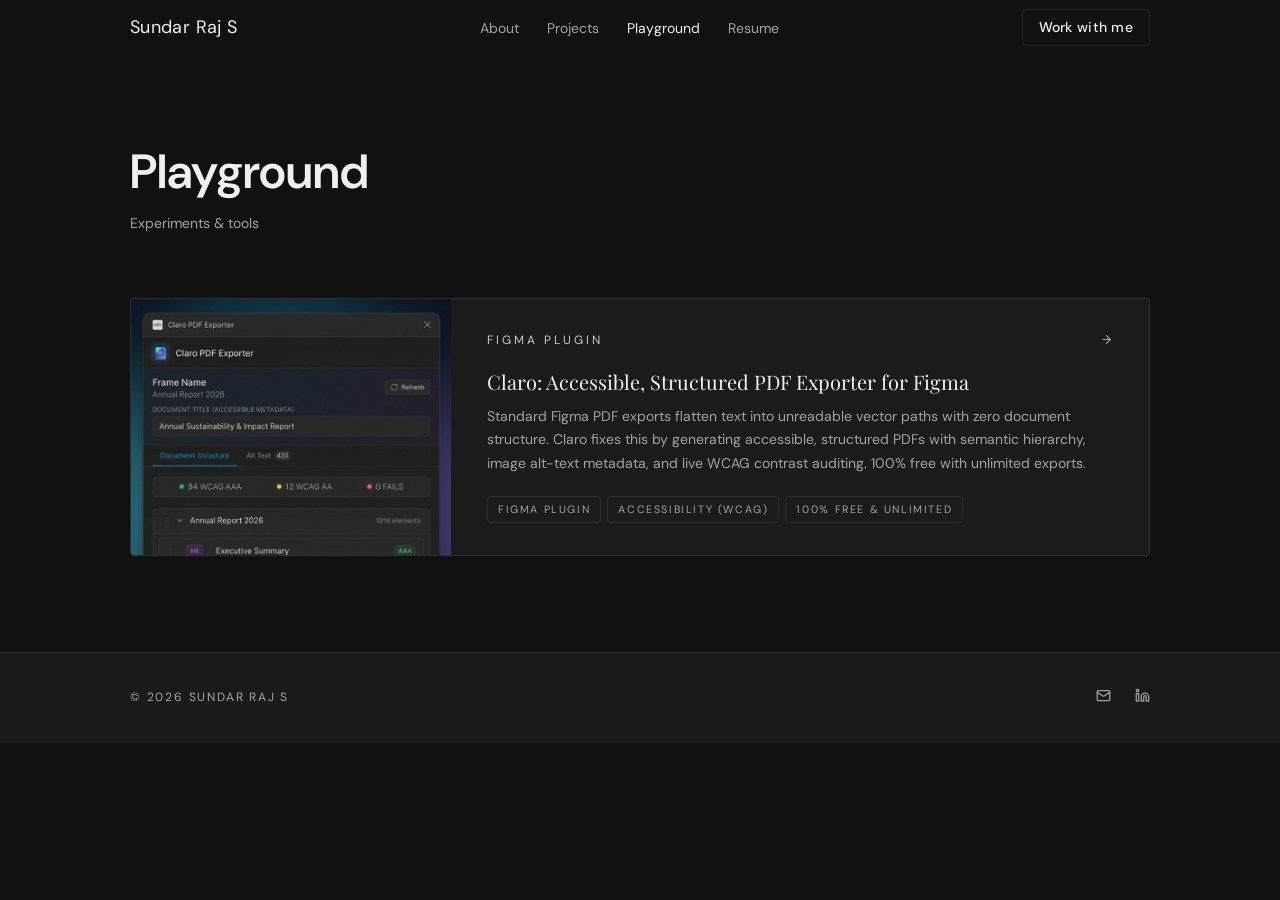
<file: playground/index.html>
<!DOCTYPE html>
<html lang="en">
<head>
  <meta charset="UTF-8">
  <meta name="viewport" content="width=device-width, initial-scale=1.0">
  <title>Playground | Sundar Raj S</title>
  <meta name="description" content="Playground by Sundar Raj S - Experiments, side projects, and open-source tools.">
  
  <link rel="stylesheet" href="../style.css?v=5.6.0">
  <link rel="icon" type="image/png" href="../assets/images/favicon.png">
  
  <!-- Microsoft Clarity -->
  <script type="text/javascript">
      (function(c,l,a,r,i,t,y){
          c[a]=c[a]||function(){(c[a].q=c[a].q||[]).push(arguments)};
          t=l.createElement(r);t.async=1;t.src="https://www.clarity.ms/tag/"+i;
          y=l.getElementsByTagName(r)[0];y.parentNode.insertBefore(t,y);
      })(window, document, "clarity", "script", "xtdjxrdz0n");
  </script>
</head>
<body>

  <!-- Header & Navigation -->
  <header id="main-header">
    <nav class="nav-container">
      <a href="../" class="nav-logo">Sundar Raj S</a>
      
      <ul class="nav-links" id="nav-links">
        <li><a href="../" class="nav-link">About</a></li>
        <li><a href="../projects/" class="nav-link">Projects</a></li>
        <li><a href="../playground/" class="nav-link active">Playground</a></li>
        <li><a href="../resume/" class="nav-link">Resume</a></li>
      </ul>

      <div class="nav-controls">
        <a href="../contact/" class="btn-work">Work with me</a>

        <button id="menu-btn" class="menu-toggle-btn" aria-label="Toggle navigation menu" aria-expanded="false" aria-controls="nav-links">
          <span class="menu-bar"></span>
          <span class="menu-bar"></span>
          <span class="menu-bar"></span>
        </button>
      </div>
    </nav>
  </header>

  <main>
    <section class="projects-page-section">
      <div class="container">
        
        <!-- Page Header -->
        <div class="page-header reveal">
          <h1 class="page-title">Playground</h1>
          <p class="page-subtitle">Experiments & tools</p>
        </div>

        <!-- Playground Grid -->
        <div class="projects-grid reveal-stagger">
          
          <!-- Card 1: Claro PDF Exporter (Horizontal) -->
          <a href="claro/" class="project-card horizontal reveal" style="--stagger-index: 0; text-decoration: none; color: inherit;">
            <div class="project-card-image">
              <img src="../assets/images/playground/claro_hero_peek.jpg" alt="Claro PDF Exporter - Figma Plugin UI Interface">
            </div>
            <div class="project-card-content">
              <div style="display:flex;align-items:flex-start;justify-content:space-between;margin-bottom:0.5rem">
                <span class="project-meta">Figma Plugin</span>
                <svg width="13" height="13" viewBox="0 0 24 24" fill="none" stroke="currentColor" stroke-width="2" stroke-linecap="round" stroke-linejoin="round" style="color:var(--text-muted);margin-top:0.125rem;flex-shrink:0">
                  <line x1="5" y1="12" x2="19" y2="12"></line>
                  <polyline points="12 5 19 12 12 19"></polyline>
                </svg>
              </div>
              <h3>Claro: Accessible, Structured PDF Exporter for Figma</h3>
              <p>Standard Figma PDF exports flatten text into unreadable vector paths with zero document structure. Claro fixes this by generating accessible, structured PDFs with semantic hierarchy, image alt-text metadata, and live WCAG contrast auditing. 100% free with unlimited exports.</p>
              <div class="project-tags">
                <span class="badge">Figma Plugin</span>
                <span class="badge">Accessibility (WCAG)</span>
                <span class="badge">100% Free & Unlimited</span>
              </div>
            </div>
          </a>

        </div>

      </div>
    </section>
  </main>

  <!-- Footer -->
  <footer class="main-footer">
    <div class="container footer-container">
      <p>&copy; 2026 Sundar Raj S</p>
      <div class="social-links">
        <a href="mailto:sundar.selvanathan@gmail.com" aria-label="Email">
          <svg viewBox="0 0 24 24" fill="none" stroke="currentColor" stroke-width="2" stroke-linecap="round" stroke-linejoin="round">
            <rect width="20" height="16" x="2" y="4" rx="2"></rect>
            <path d="m22 7-8.97 5.7a1.94 1.94 0 0 1-2.06 0L2 7"></path>
          </svg>
        </a>
        <a href="https://linkedin.com/in/sundarrajs" target="_blank" rel="noopener noreferrer" aria-label="LinkedIn">
          <svg viewBox="0 0 24 24" fill="none" stroke="currentColor" stroke-width="2" stroke-linecap="round" stroke-linejoin="round">
            <path d="M16 8a6 6 0 0 1 6 6v7h-4v-7a2 2 0 0 0-2-2 2 2 0 0 0-2 2v7h-4v-7a6 6 0 0 1 6-6z"></path>
            <rect width="4" height="12" x="2" y="9"></rect>
            <circle cx="4" cy="4" r="2"></circle>
          </svg>
        </a>
      </div>
    </div>
  </footer>

  <script src="../script.js?v=4.2.0"></script>
</body>
</html>
</file>
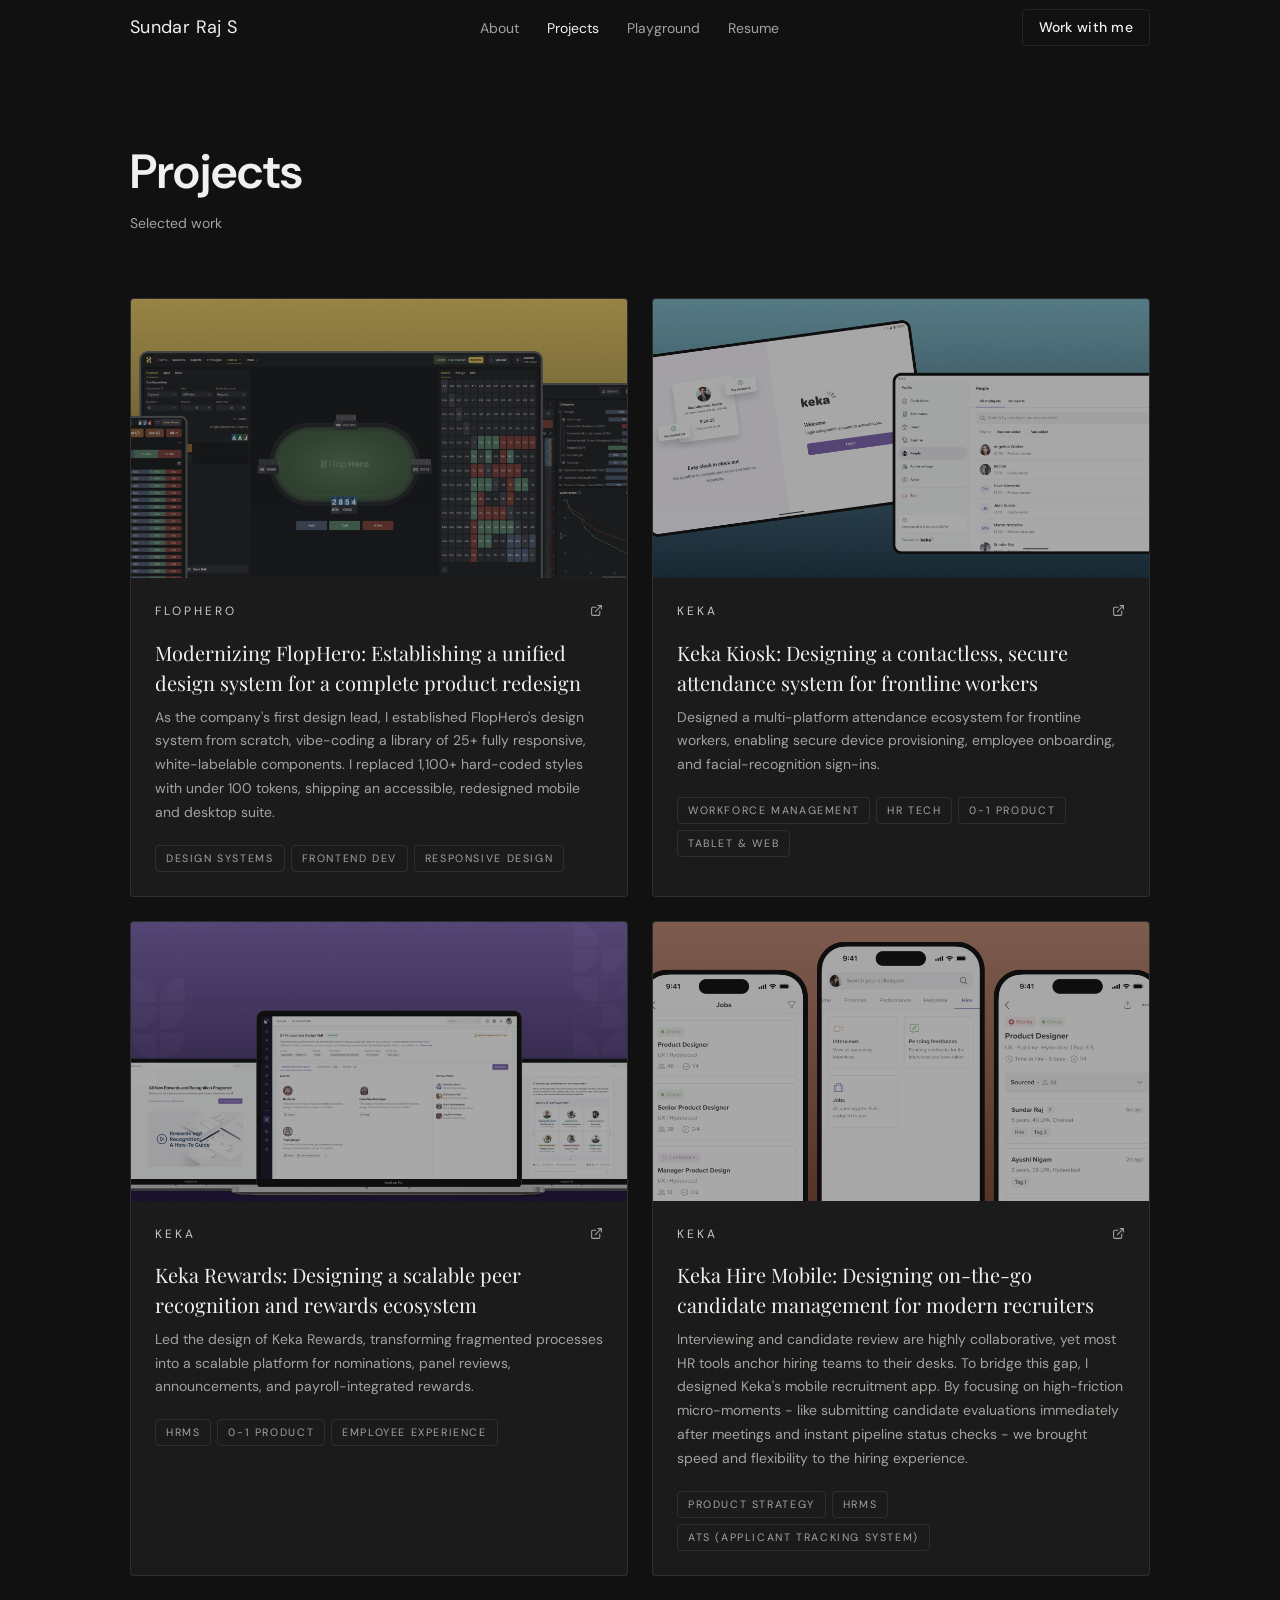
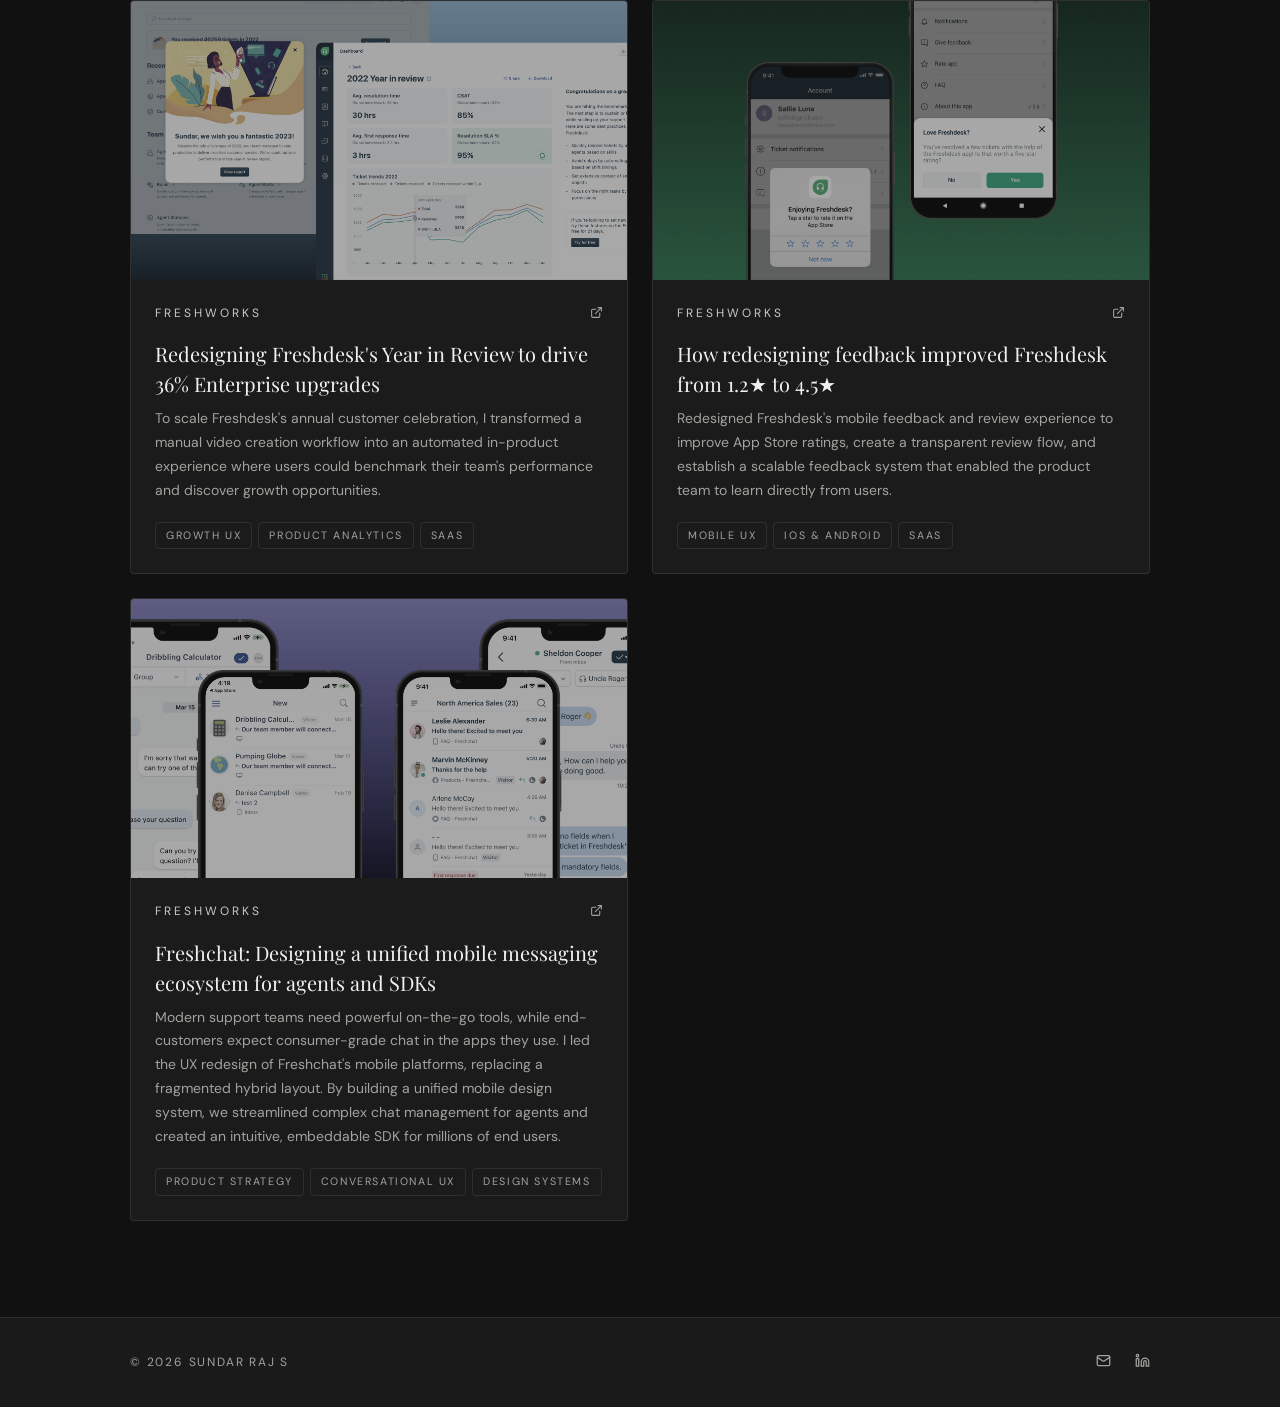
<file: projects/index.html>
<!DOCTYPE html>
<html lang="en">
<head>
  <meta charset="UTF-8">
  <meta name="viewport" content="width=device-width, initial-scale=1.0">
  <title>Projects | Sundar Raj S</title>
  <meta name="description" content="Selected work by Sundar Raj S - Projects spanning mobile UX, HRMS, design systems, and conversational AI.">
  
  <link rel="stylesheet" href="../style.css?v=5.6.0">
  <link rel="icon" type="image/png" href="../assets/images/favicon.png">
  
  <!-- Microsoft Clarity -->
  <script type="text/javascript">
      (function(c,l,a,r,i,t,y){
          c[a]=c[a]||function(){(c[a].q=c[a].q||[]).push(arguments)};
          t=l.createElement(r);t.async=1;t.src="https://www.clarity.ms/tag/"+i;
          y=l.getElementsByTagName(r)[0];y.parentNode.insertBefore(t,y);
      })(window, document, "clarity", "script", "xtdjxrdz0n");
  </script>
</head>
<body>

  <!-- Header & Navigation -->
  <header id="main-header">
    <nav class="nav-container">
      <a href="../" class="nav-logo">Sundar Raj S</a>
      
      <ul class="nav-links" id="nav-links">
        <li><a href="../" class="nav-link">About</a></li>
        <li><a href="../projects/" class="nav-link active">Projects</a></li>
        <li><a href="../playground/" class="nav-link">Playground</a></li>
        <li><a href="../resume/" class="nav-link">Resume</a></li>
      </ul>

      <div class="nav-controls">
        <a href="../contact/" class="btn-work">Work with me</a>

        <button id="menu-btn" class="menu-toggle-btn" aria-label="Toggle navigation menu" aria-expanded="false" aria-controls="nav-links">
          <span class="menu-bar"></span>
          <span class="menu-bar"></span>
          <span class="menu-bar"></span>
        </button>
      </div>
    </nav>
  </header>

  <main>
    <section class="projects-page-section">
      <div class="container">
        <div class="page-header reveal">
          <h1 class="page-title">Projects</h1>
          <p class="page-subtitle">Selected work</p>
        </div>

        <div class="projects-grid reveal-stagger">
          <!-- Project 1: FlopHero Design System -->
          <a href="https://www.figma.com/proto/brfTWLVLjNXgGkusMZXAan/Flophero---App-modernization?node-id=1-12493&viewport=235%2C183%2C0.57&t=0TmITDCFN2LDZJGP-1&scaling=min-zoom&content-scaling=fixed&page-id=0%3A1" target="_blank" rel="noopener noreferrer" class="project-card reveal" style="--stagger-index: 0; text-decoration: none; color: inherit; display: block;">
            <div class="project-card-image">
              <img src="../assets/images/case-study/flophero_banner.png" alt="FlopHero design system banner">
            </div>
            <div class="project-card-content">
              <div style="display:flex;align-items:flex-start;justify-content:space-between;margin-bottom:0.5rem">
                <span class="project-meta">FlopHero</span>
                <svg width="13" height="13" viewBox="0 0 24 24" fill="none" stroke="currentColor" stroke-width="2" stroke-linecap="round" stroke-linejoin="round" style="color:var(--text-muted);margin-top:0.125rem;flex-shrink:0">
                  <path d="M18 13v6a2 2 0 0 1-2 2H5a2 2 0 0 1-2-2V8a2 2 0 0 1 2-2h6"></path>
                  <polyline points="15 3 21 3 21 9"></polyline>
                  <line x1="10" y1="14" x2="21" y2="3"></line>
                </svg>
              </div>
              <h3>Modernizing FlopHero: Establishing a unified design system for a complete product redesign</h3>
              <p>As the company's first design lead, I established FlopHero's design system from scratch, vibe-coding a library of 25+ fully responsive, white-labelable components. I replaced 1,100+ hard-coded styles with under 100 tokens, shipping an accessible, redesigned mobile and desktop suite.</p>
              <div class="project-tags">
                <span class="badge">Design Systems</span>
                <span class="badge">Frontend Dev</span>
                <span class="badge">Responsive Design</span>
              </div>
            </div>
          </a>

          <!-- Project 2: Keka Kiosk -->
          <a href="https://www.figma.com/proto/9e7sIHmRS4ksydPuWHQAsM/Keka---Kiosk-app?node-id=3001-2502&viewport=838%2C143%2C0.53&t=90IKi70VnqGnGCPE-1&scaling=min-zoom&content-scaling=fixed&page-id=0%3A1" target="_blank" rel="noopener noreferrer" class="project-card reveal" style="--stagger-index: 1; text-decoration: none; color: inherit; display: block;">
            <div class="project-card-image">
              <img src="../assets/images/case-study/keka_kiosk_banner.png" alt="Keka Kiosk banner">
            </div>
            <div class="project-card-content">
              <div style="display:flex;align-items:flex-start;justify-content:space-between;margin-bottom:0.5rem">
                <span class="project-meta">Keka</span>
                <svg width="13" height="13" viewBox="0 0 24 24" fill="none" stroke="currentColor" stroke-width="2" stroke-linecap="round" stroke-linejoin="round" style="color:var(--text-muted);margin-top:0.125rem;flex-shrink:0">
                  <path d="M18 13v6a2 2 0 0 1-2 2H5a2 2 0 0 1-2-2V8a2 2 0 0 1 2-2h6"></path>
                  <polyline points="15 3 21 3 21 9"></polyline>
                  <line x1="10" y1="14" x2="21" y2="3"></line>
                </svg>
              </div>
              <h3>Keka Kiosk: Designing a contactless, secure attendance system for frontline workers</h3>
              <p>Designed a multi-platform attendance ecosystem for frontline workers, enabling secure device provisioning, employee onboarding, and facial-recognition sign-ins.</p>
              <div class="project-tags">
                <span class="badge">Workforce Management</span>
                <span class="badge">HR Tech</span>
                <span class="badge">0-1 Product</span>
                <span class="badge">Tablet & Web</span>
              </div>
            </div>
          </a>

          <!-- Project 3: Keka Rewards -->
          <a href="https://www.figma.com/proto/hSyGkIKfVgwr5uWxGYdByZ/Keka---Rewards?node-id=5001-3952&viewport=571%2C612%2C0.41&t=yItFJfUKzdrM9JUm-1&scaling=min-zoom&content-scaling=fixed&page-id=0%3A1" target="_blank" rel="noopener noreferrer" class="project-card reveal" style="--stagger-index: 2; text-decoration: none; color: inherit; display: block;">
            <div class="project-card-image">
              <img src="../assets/images/case-study/keka_rewards_banner.png" alt="Keka Rewards banner">
            </div>
            <div class="project-card-content">
              <div style="display:flex;align-items:flex-start;justify-content:space-between;margin-bottom:0.5rem">
                <span class="project-meta">Keka</span>
                <svg width="13" height="13" viewBox="0 0 24 24" fill="none" stroke="currentColor" stroke-width="2" stroke-linecap="round" stroke-linejoin="round" style="color:var(--text-muted);margin-top:0.125rem;flex-shrink:0">
                  <path d="M18 13v6a2 2 0 0 1-2 2H5a2 2 0 0 1-2-2V8a2 2 0 0 1 2-2h6"></path>
                  <polyline points="15 3 21 3 21 9"></polyline>
                  <line x1="10" y1="14" x2="21" y2="3"></line>
                </svg>
              </div>
              <h3>Keka Rewards: Designing a scalable peer recognition and rewards ecosystem</h3>
              <p>Led the design of Keka Rewards, transforming fragmented processes into a scalable platform for nominations, panel reviews, announcements, and payroll-integrated rewards.</p>
              <div class="project-tags">
                <span class="badge">HRMS</span>
                <span class="badge">0-1 Product</span>
                <span class="badge">Employee Experience</span>
              </div>
            </div>
          </a>

          <!-- Project 4: Keka Hire on Mobile -->
          <a href="https://www.figma.com/proto/6fFkNJkM8wOYILMckRoS2Y/Keka---Hire-on-mobile?node-id=7001-103&viewport=271%2C33%2C0.36&t=mNNOmHEvD7CALgHb-1&scaling=min-zoom&content-scaling=fixed&page-id=0%3A1" target="_blank" rel="noopener noreferrer" class="project-card reveal" style="--stagger-index: 3; text-decoration: none; color: inherit; display: block;">
            <div class="project-card-image">
              <img src="../assets/images/case-study/keka_hire_banner.png" alt="Keka Hire on Mobile banner">
            </div>
            <div class="project-card-content">
              <div style="display:flex;align-items:flex-start;justify-content:space-between;margin-bottom:0.5rem">
                <span class="project-meta">Keka</span>
                <svg width="13" height="13" viewBox="0 0 24 24" fill="none" stroke="currentColor" stroke-width="2" stroke-linecap="round" stroke-linejoin="round" style="color:var(--text-muted);margin-top:0.125rem;flex-shrink:0">
                  <path d="M18 13v6a2 2 0 0 1-2 2H5a2 2 0 0 1-2-2V8a2 2 0 0 1 2-2h6"></path>
                  <polyline points="15 3 21 3 21 9"></polyline>
                  <line x1="10" y1="14" x2="21" y2="3"></line>
                </svg>
              </div>
              <h3>Keka Hire Mobile: Designing on-the-go candidate management for modern recruiters</h3>
              <p>Interviewing and candidate review are highly collaborative, yet most HR tools anchor hiring teams to their desks. To bridge this gap, I designed Keka's mobile recruitment app. By focusing on high-friction micro-moments - like submitting candidate evaluations immediately after meetings and instant pipeline status checks - we brought speed and flexibility to the hiring experience.</p>
              <div class="project-tags">
                <span class="badge">Product Strategy</span>
                <span class="badge">HRMS</span>
                <span class="badge">ATS (Applicant Tracking System)</span>
              </div>
            </div>
          </a>

          <!-- Project 5: Freshworks Year in Review -->
          <a href="https://www.figma.com/proto/yX1S6lT08AJZ9DGNMPYEyR/Freshdesk---Year-in-review?node-id=3001-2802&viewport=1388%2C522%2C1.28&t=HgxBTeqT3Cr8x9Y5-1&scaling=min-zoom&content-scaling=fixed&page-id=0%3A1" target="_blank" rel="noopener noreferrer" class="project-card reveal" style="--stagger-index: 4; text-decoration: none; color: inherit; display: block;">
            <div class="project-card-image">
              <img src="../assets/images/case-study/freshdesk_year_in_review_banner.png" alt="Freshdesk Year in Review banner">
            </div>
            <div class="project-card-content">
              <div style="display:flex;align-items:flex-start;justify-content:space-between;margin-bottom:0.5rem">
                <span class="project-meta">Freshworks</span>
                <svg width="13" height="13" viewBox="0 0 24 24" fill="none" stroke="currentColor" stroke-width="2" stroke-linecap="round" stroke-linejoin="round" style="color:var(--text-muted);margin-top:0.125rem;flex-shrink:0">
                  <path d="M18 13v6a2 2 0 0 1-2 2H5a2 2 0 0 1-2-2V8a2 2 0 0 1 2-2h6"></path>
                  <polyline points="15 3 21 3 21 9"></polyline>
                  <line x1="10" y1="14" x2="21" y2="3"></line>
                </svg>
              </div>
              <h3>Redesigning Freshdesk's Year in Review to drive 36% Enterprise upgrades</h3>
              <p>To scale Freshdesk's annual customer celebration, I transformed a manual video creation workflow into an automated in-product experience where users could benchmark their team's performance and discover growth opportunities.</p>
              <div class="project-tags">
                <span class="badge">Growth UX</span>
                <span class="badge">Product Analytics</span>
                <span class="badge">SaaS</span>
              </div>
            </div>
          </a>

          <!-- Project 6: Freshdesk Rating System -->
          <a href="https://www.figma.com/proto/rvCkpogcER1merHVIzTw6K/Freshdesk---Mobile-Feedback-system?node-id=1001-5619&viewport=548%2C645%2C1.5&t=t30JK94zOmAD2r9b-1&scaling=min-zoom&content-scaling=fixed&page-id=0%3A1" target="_blank" rel="noopener noreferrer" class="project-card reveal" style="--stagger-index: 5; text-decoration: none; color: inherit; display: block;">
            <div class="project-card-image">
              <img src="../assets/images/case-study/freshdesk_banner.png" alt="How redesigning feedback improved Freshdesk from 1.2★ to 4.5★">
            </div>
            <div class="project-card-content">
              <div style="display:flex;align-items:flex-start;justify-content:space-between;margin-bottom:0.5rem">
                <span class="project-meta">Freshworks</span>
                <svg width="13" height="13" viewBox="0 0 24 24" fill="none" stroke="currentColor" stroke-width="2" stroke-linecap="round" stroke-linejoin="round" style="color:var(--text-muted);margin-top:0.125rem;flex-shrink:0">
                  <path d="M18 13v6a2 2 0 0 1-2 2H5a2 2 0 0 1-2-2V8a2 2 0 0 1 2-2h6"></path>
                  <polyline points="15 3 21 3 21 9"></polyline>
                  <line x1="10" y1="14" x2="21" y2="3"></line>
                </svg>
              </div>
              <h3>How redesigning feedback improved Freshdesk from 1.2★ to 4.5★</h3>
              <p>Redesigned Freshdesk's mobile feedback and review experience to improve App Store ratings, create a transparent review flow, and establish a scalable feedback system that enabled the product team to learn directly from users.</p>
              <div class="project-tags">
                <span class="badge">Mobile UX</span>
                <span class="badge">iOS & Android</span>
                <span class="badge">SaaS</span>
              </div>
            </div>
          </a>

          <!-- Project 7: Freshchat Mobile Revamp -->
          <a href="https://www.figma.com/proto/ieshPQMq15YIqDcgpW1vqa/Freshchat---Product-and-SDK-revamp?node-id=5001-1209&viewport=881%2C45%2C0.13&t=L0a7n7n5jDDN2NKA-1&scaling=min-zoom&content-scaling=fixed&page-id=0%3A1" target="_blank" rel="noopener noreferrer" class="project-card reveal" style="--stagger-index: 6; text-decoration: none; color: inherit; display: block;">
            <div class="project-card-image">
              <img src="../assets/images/case-study/freshchat_banner.png" alt="Freshchat Mobile Revamp banner">
            </div>
            <div class="project-card-content">
              <div style="display:flex;align-items:flex-start;justify-content:space-between;margin-bottom:0.5rem">
                <span class="project-meta">Freshworks</span>
                <svg width="13" height="13" viewBox="0 0 24 24" fill="none" stroke="currentColor" stroke-width="2" stroke-linecap="round" stroke-linejoin="round" style="color:var(--text-muted);margin-top:0.125rem;flex-shrink:0">
                  <path d="M18 13v6a2 2 0 0 1-2 2H5a2 2 0 0 1-2-2V8a2 2 0 0 1 2-2h6"></path>
                  <polyline points="15 3 21 3 21 9"></polyline>
                  <line x1="10" y1="14" x2="21" y2="3"></line>
                </svg>
              </div>
              <h3>Freshchat: Designing a unified mobile messaging ecosystem for agents and SDKs</h3>
              <p>Modern support teams need powerful on-the-go tools, while end-customers expect consumer-grade chat in the apps they use. I led the UX redesign of Freshchat's mobile platforms, replacing a fragmented hybrid layout. By building a unified mobile design system, we streamlined complex chat management for agents and created an intuitive, embeddable SDK for millions of end users.</p>
              <div class="project-tags">
                <span class="badge">Product Strategy</span>
                <span class="badge">Conversational UX</span>
                <span class="badge">Design Systems</span>
              </div>
            </div>
          </a>

        </div>
      </div>
    </section>
  </main>

  <!-- Footer -->
  <footer class="main-footer">
    <div class="container footer-container">
      <p>&copy; 2026 Sundar Raj S</p>
      <div class="social-links">
        <a href="mailto:sundar.selvanathan@gmail.com" aria-label="Email">
          <svg viewBox="0 0 24 24" fill="none" stroke="currentColor" stroke-width="2" stroke-linecap="round" stroke-linejoin="round">
            <rect width="20" height="16" x="2" y="4" rx="2"></rect>
            <path d="m22 7-8.97 5.7a1.94 1.94 0 0 1-2.06 0L2 7"></path>
          </svg>
        </a>
        <a href="https://linkedin.com/in/sundarrajs" target="_blank" rel="noopener noreferrer" aria-label="LinkedIn">
          <svg viewBox="0 0 24 24" fill="none" stroke="currentColor" stroke-width="2" stroke-linecap="round" stroke-linejoin="round">
            <path d="M16 8a6 6 0 0 1 6 6v7h-4v-7a2 2 0 0 0-2-2 2 2 0 0 0-2 2v7h-4v-7a6 6 0 0 1 6-6z"></path>
            <rect width="4" height="12" x="2" y="9"></rect>
            <circle cx="4" cy="4" r="2"></circle>
          </svg>
        </a>
      </div>
    </div>
  </footer>

  <script src="../script.js?v=4.2.0"></script>
</body>
</html>
</file>
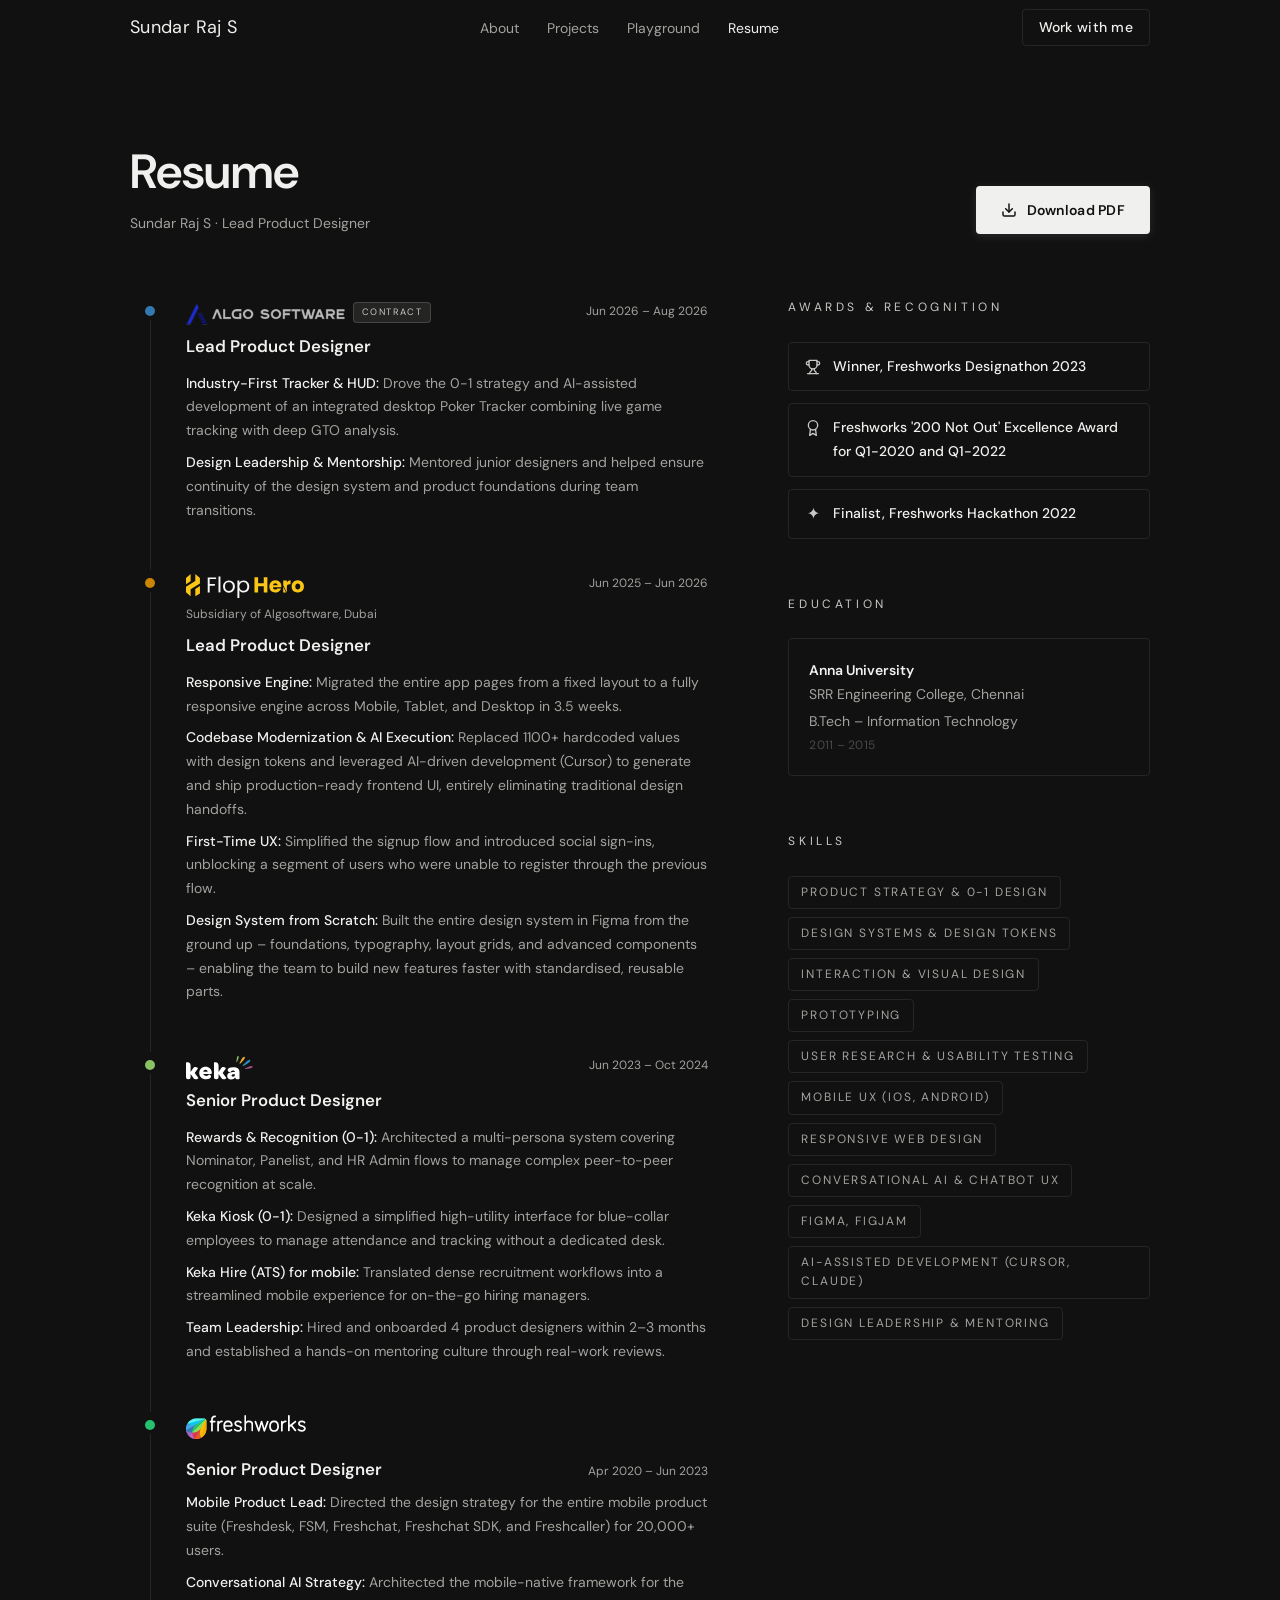
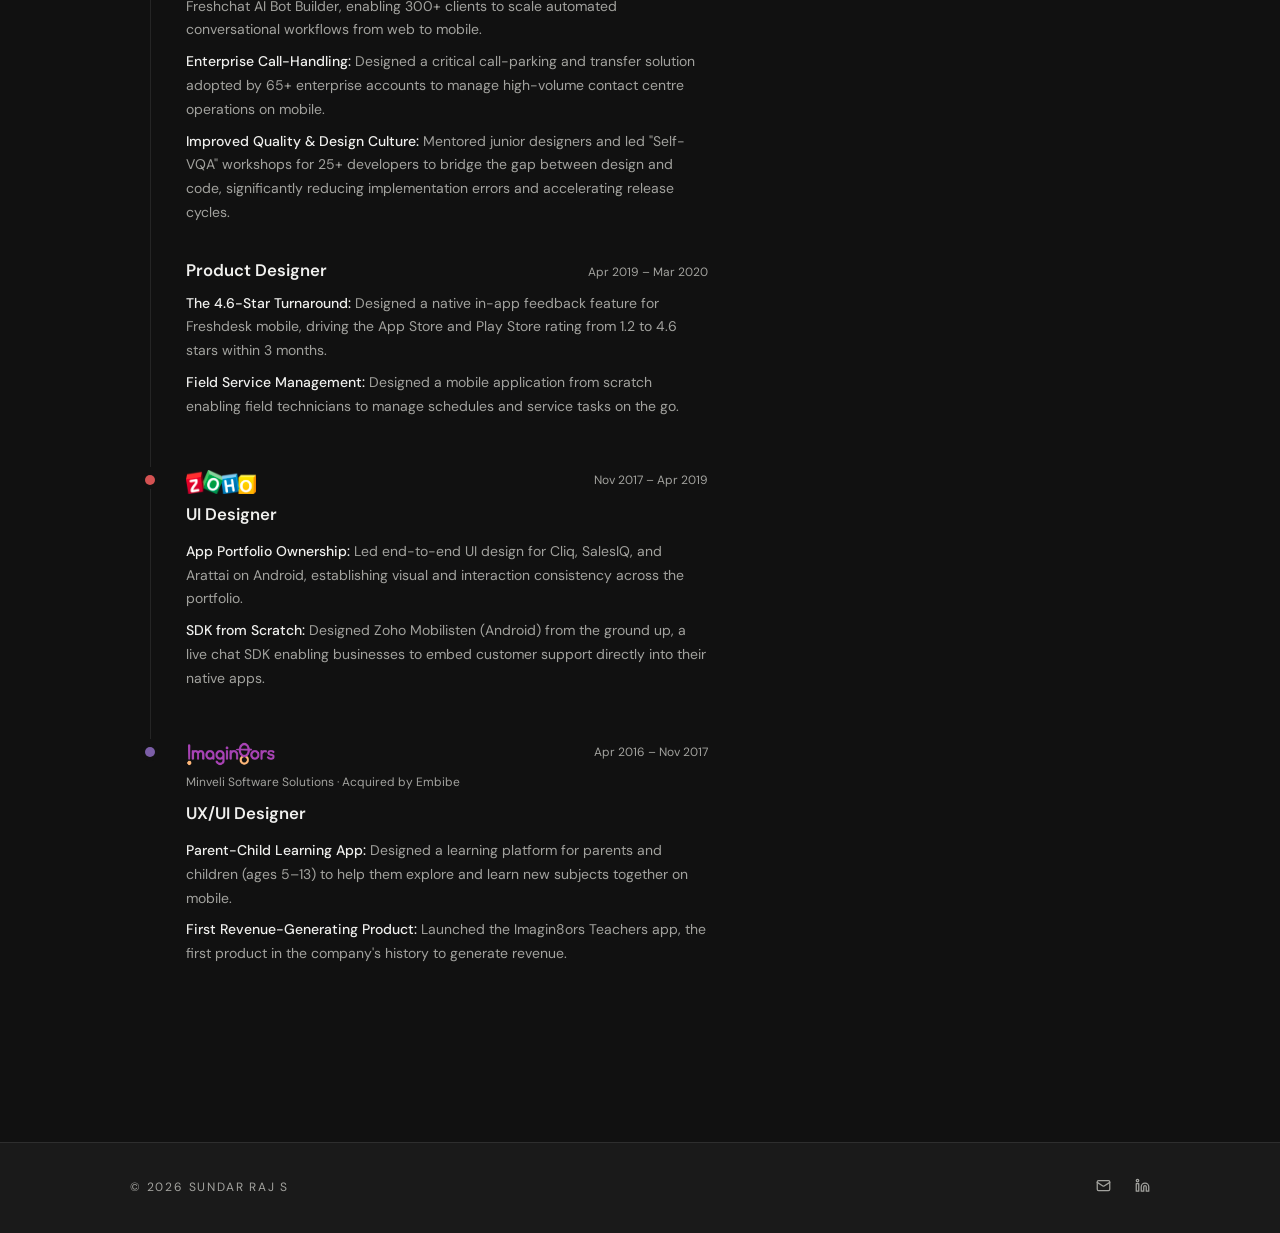
<file: resume/index.html>
<!DOCTYPE html>
<html lang="en">
<head>
  <meta charset="UTF-8">
  <meta name="viewport" content="width=device-width, initial-scale=1.0">
  <title>Resume | Sundar Raj S</title>
  <meta name="description" content="Resume of Sundar Raj S - Lead Product Designer with 10 years of experience across Freshworks, Keka, Zoho, and more.">
  
  <link rel="stylesheet" href="../style.css?v=5.6.0">
  <link rel="icon" type="image/png" href="../assets/images/favicon.png">
  
  <!-- Microsoft Clarity -->
  <script type="text/javascript">
      (function(c,l,a,r,i,t,y){
          c[a]=c[a]||function(){(c[a].q=c[a].q||[]).push(arguments)};
          t=l.createElement(r);t.async=1;t.src="https://www.clarity.ms/tag/"+i;
          y=l.getElementsByTagName(r)[0];y.parentNode.insertBefore(t,y);
      })(window, document, "clarity", "script", "xtdjxrdz0n");
  </script>
</head>
<body>

  <!-- Header & Navigation -->
  <header id="main-header">
    <nav class="nav-container">
      <a href="../" class="nav-logo">Sundar Raj S</a>
      
      <ul class="nav-links" id="nav-links">
        <li><a href="../" class="nav-link">About</a></li>
        <li><a href="../projects/" class="nav-link">Projects</a></li>
        <li><a href="../playground/" class="nav-link">Playground</a></li>
        <li><a href="../resume/" class="nav-link active">Resume</a></li>
      </ul>

      <div class="nav-controls">
        <a href="../contact/" class="btn-work">Work with me</a>

        <button id="menu-btn" class="menu-toggle-btn" aria-label="Toggle navigation menu" aria-expanded="false" aria-controls="nav-links">
          <span class="menu-bar"></span>
          <span class="menu-bar"></span>
          <span class="menu-bar"></span>
        </button>
      </div>
    </nav>
  </header>

  <main>
    <section class="resume-page-section">
      <div class="container">

        <!-- Header -->
        <div class="resume-header reveal">
          <div>
            <h1>Resume</h1>
            <p>Sundar Raj S · Lead Product Designer</p>
          </div>
          <a href="../assets/Sundar%20Raj.pdf" download="Sundar Raj - Lead Product Designer.pdf" class="btn-download">
            <svg viewBox="0 0 24 24" fill="none" stroke="currentColor" stroke-width="2" stroke-linecap="round" stroke-linejoin="round">
              <path d="M21 15v4a2 2 0 0 1-2 2H5a2 2 0 0 1-2-2v-4"></path>
              <polyline points="7 10 12 15 17 10"></polyline>
              <line x1="12" y1="15" x2="12" y2="3"></line>
            </svg>
            <span>Download PDF</span>
          </a>
        </div>

        <!-- Two-column Grid Layout -->
        <div class="resume-grid">
          
          <!-- Left Column: Timeline -->
          <div class="timeline">

            <!-- 1. Algosoftware -->
            <div class="timeline-entry reveal">
              <div class="timeline-dot-col">
                <div class="timeline-dot" style="background-color: #3278B1"></div>
              </div>
              <div class="timeline-card">
                <div class="timeline-card-header">
                  <div style="display:flex;align-items:center;gap:0.5rem;flex-wrap:wrap">
                    <span class="company-name">
                      <img src="../assets/images/Algosoftware.png" alt="Algosoftware" class="company-logo">
                    </span>
                    <span class="current-badge">Contract</span>
                  </div>
                  <span class="timeline-period">Jun 2026 – Aug 2026</span>
                </div>
                <div class="role-row">
                  <span class="role-title">Lead Product Designer</span>
                </div>
                <div class="timeline-bullets">
                  <p><strong>Industry-First Tracker & HUD:</strong> Drove the 0-1 strategy and AI-assisted development of an integrated desktop Poker Tracker combining live game tracking with deep GTO analysis.</p>
                  <p><strong>Design Leadership & Mentorship:</strong> Mentored junior designers and helped ensure continuity of the design system and product foundations during team transitions.</p>
                </div>
              </div>
            </div>

            <!-- 2. FlopHero -->
            <div class="timeline-entry reveal">
              <div class="timeline-dot-col">
                <div class="timeline-dot" style="background-color: #CA8504"></div>
              </div>
              <div class="timeline-card">
                <div class="timeline-card-header">
                  <span class="company-name">
                    <img src="../assets/images/Flophero.svg" alt="FlopHero" class="company-logo">
                  </span>
                  <span class="timeline-period">Jun 2025 – Jun 2026</span>
                </div>
                <p class="company-detail">Subsidiary of Algosoftware, Dubai</p>
                <div class="role-row">
                  <span class="role-title">Lead Product Designer</span>
                </div>
                <div class="timeline-bullets">
                  <p><strong>Responsive Engine:</strong> Migrated the entire app pages from a fixed layout to a fully responsive engine across Mobile, Tablet, and Desktop in 3.5 weeks.</p>
                  <p><strong>Codebase Modernization & AI Execution:</strong> Replaced 1100+ hardcoded values with design tokens and leveraged AI-driven development (Cursor) to generate and ship production-ready frontend UI, entirely eliminating traditional design handoffs.</p>
                  <p><strong>First-Time UX:</strong> Simplified the signup flow and introduced social sign-ins, unblocking a segment of users who were unable to register through the previous flow.</p>
                  <p><strong>Design System from Scratch:</strong> Built the entire design system in Figma from the ground up – foundations, typography, layout grids, and advanced components – enabling the team to build new features faster with standardised, reusable parts.</p>
                </div>
              </div>
            </div>

            <!-- 3. Keka -->
            <div class="timeline-entry reveal">
              <div class="timeline-dot-col">
                <div class="timeline-dot" style="background-color: #89C263"></div>
              </div>
              <div class="timeline-card">
                <div class="timeline-card-header">
                  <span class="company-name">
                    <img src="../assets/images/Keka.svg" alt="Keka" class="company-logo">
                  </span>
                  <span class="timeline-period">Jun 2023 – Oct 2024</span>
                </div>
                <div class="role-row">
                  <span class="role-title">Senior Product Designer</span>
                </div>
                <div class="timeline-bullets">
                  <p><strong>Rewards & Recognition (0-1):</strong> Architected a multi-persona system covering Nominator, Panelist, and HR Admin flows to manage complex peer-to-peer recognition at scale.</p>
                  <p><strong>Keka Kiosk (0-1):</strong> Designed a simplified high-utility interface for blue-collar employees to manage attendance and tracking without a dedicated desk.</p>
                  <p><strong>Keka Hire (ATS) for mobile:</strong> Translated dense recruitment workflows into a streamlined mobile experience for on-the-go hiring managers.</p>
                  <p><strong>Team Leadership:</strong> Hired and onboarded 4 product designers within 2–3 months and established a hands-on mentoring culture through real-work reviews.</p>
                </div>
              </div>
            </div>

            <!-- 4. Freshworks -->
            <div class="timeline-entry reveal">
              <div class="timeline-dot-col">
                <div class="timeline-dot" style="background-color: #25C16F"></div>
              </div>
              <div class="timeline-card">
                <div class="timeline-card-header" style="margin-bottom: 1rem;">
                  <span class="company-name">
                    <img src="../assets/images/freshworks.svg" alt="Freshworks" class="company-logo">
                  </span>
                </div>
                
                <!-- Role 1: Senior Product Designer -->
                <div class="role-section" style="margin-bottom: 2rem;">
                  <div class="role-row" style="display: flex; justify-content: space-between; align-items: baseline; margin-bottom: 0.5rem;">
                    <span class="role-title">Senior Product Designer</span>
                    <span style="font-size: 0.75rem; color: var(--text-muted); font-variant-numeric: tabular-nums;">Apr 2020 – Jun 2023</span>
                  </div>
                  <div class="timeline-bullets">
                    <p><strong>Mobile Product Lead:</strong> Directed the design strategy for the entire mobile product suite (Freshdesk, FSM, Freshchat, Freshchat SDK, and Freshcaller) for 20,000+ users.</p>
                    <p><strong>Conversational AI Strategy:</strong> Architected the mobile-native framework for the Freshchat AI Bot Builder, enabling 300+ clients to scale automated conversational workflows from web to mobile.</p>
                    <p><strong>Enterprise Call-Handling:</strong> Designed a critical call-parking and transfer solution adopted by 65+ enterprise accounts to manage high-volume contact centre operations on mobile.</p>
                    <p><strong>Improved Quality & Design Culture:</strong> Mentored junior designers and led "Self-VQA" workshops for 25+ developers to bridge the gap between design and code, significantly reducing implementation errors and accelerating release cycles.</p>
                  </div>
                </div>

                <!-- Role 2: Product Designer -->
                <div class="role-section">
                  <div class="role-row" style="display: flex; justify-content: space-between; align-items: baseline; margin-bottom: 0.5rem;">
                    <span class="role-title">Product Designer</span>
                    <span style="font-size: 0.75rem; color: var(--text-muted); font-variant-numeric: tabular-nums;">Apr 2019 – Mar 2020</span>
                  </div>
                  <div class="timeline-bullets">
                    <p><strong>The 4.6-Star Turnaround:</strong> Designed a native in-app feedback feature for Freshdesk mobile, driving the App Store and Play Store rating from 1.2 to 4.6 stars within 3 months.</p>
                    <p><strong>Field Service Management:</strong> Designed a mobile application from scratch enabling field technicians to manage schedules and service tasks on the go.</p>
                  </div>
                </div>
              </div>
            </div>

            <!-- 6. Zoho -->
            <div class="timeline-entry reveal">
              <div class="timeline-dot-col">
                <div class="timeline-dot" style="background-color: #D45252"></div>
              </div>
              <div class="timeline-card">
                <div class="timeline-card-header">
                  <span class="company-name">
                    <img src="../assets/images/Zoho.svg" alt="Zoho" class="company-logo">
                  </span>
                  <span class="timeline-period">Nov 2017 – Apr 2019</span>
                </div>
                <div class="role-row">
                  <span class="role-title">UI Designer</span>
                </div>
                <div class="timeline-bullets">
                  <p><strong>App Portfolio Ownership:</strong> Led end-to-end UI design for Cliq, SalesIQ, and Arattai on Android, establishing visual and interaction consistency across the portfolio.</p>
                  <p><strong>SDK from Scratch:</strong> Designed Zoho Mobilisten (Android) from the ground up, a live chat SDK enabling businesses to embed customer support directly into their native apps.</p>
                </div>
              </div>
            </div>

            <!-- 7. Imagin8ors -->
            <div class="timeline-entry reveal">
              <div class="timeline-dot-col">
                <div class="timeline-dot" style="background-color: #7B5EA7"></div>
              </div>
              <div class="timeline-card">
                <div class="timeline-card-header">
                  <span class="company-name">
                    <img src="../assets/images/imagin8ors.png" alt="Imagin8ors" class="company-logo">
                  </span>
                  <span class="timeline-period">Apr 2016 – Nov 2017</span>
                </div>
                <p class="company-detail">Minveli Software Solutions · Acquired by Embibe</p>
                <div class="role-row">
                  <span class="role-title">UX/UI Designer</span>
                </div>
                <div class="timeline-bullets">
                  <p><strong>Parent-Child Learning App:</strong> Designed a learning platform for parents and children (ages 5–13) to help them explore and learn new subjects together on mobile.</p>
                  <p><strong>First Revenue-Generating Product:</strong> Launched the Imagin8ors Teachers app, the first product in the company's history to generate revenue.</p>
                </div>
              </div>
            </div>
          </div>

          <!-- Right Column: Sidebar (Awards, Education, Skills) -->
          <aside class="resume-sidebar">
            <div class="resume-extras">

              <!-- Awards -->
              <div class="reveal">
                <span class="section-subtitle">Awards & Recognition</span>
                <div>
                  <div class="award-item">
                    <span class="award-marker">
                      <svg viewBox="0 0 24 24" fill="none" stroke="currentColor" stroke-width="2" stroke-linecap="round" stroke-linejoin="round" aria-hidden="true">
                        <path d="M6 9H4.5a2.5 2.5 0 0 1 0-5H6"></path>
                        <path d="M18 9h1.5a2.5 2.5 0 0 0 0-5H18"></path>
                        <path d="M4 22h16"></path>
                        <path d="M10 14.66V17c0 .55-.47.98-.97 1.21C7.85 18.75 7 20.24 7 22"></path>
                        <path d="M14 14.66V17c0 .55.47.98.97 1.21C16.15 18.75 17 20.24 17 22"></path>
                        <path d="M18 2H6v7a6 6 0 0 0 12 0V2Z"></path>
                      </svg>
                    </span>
                    <p>Winner, Freshworks Designathon 2023</p>
                  </div>
                  <div class="award-item">
                    <span class="award-marker">
                      <svg viewBox="0 0 24 24" fill="none" stroke="currentColor" stroke-width="2" stroke-linecap="round" stroke-linejoin="round" aria-hidden="true">
                        <circle cx="12" cy="8" r="7"></circle>
                        <polyline points="8.21 13.89 7 23 12 20 17 23 15.79 13.88"></polyline>
                      </svg>
                    </span>
                    <p>Freshworks '200 Not Out' Excellence Award for Q1-2020 and Q1-2022</p>
                  </div>
                  <div class="award-item">
                    <span class="award-marker">✦</span>
                    <p>Finalist, Freshworks Hackathon 2022</p>
                  </div>
                </div>
              </div>

              <!-- Education -->
              <div class="reveal">
                <span class="section-subtitle">Education</span>
                <div class="education-card">
                  <p class="edu-name">Anna University</p>
                  <p class="edu-college">SRR Engineering College, Chennai</p>
                  <p class="edu-degree">B.Tech – Information Technology</p>
                  <p class="edu-year">2011 – 2015</p>
                </div>
              </div>

              <!-- Skills -->
              <div class="reveal">
                <span class="section-subtitle">Skills</span>
                <div class="skills-tag-list">
                  <span class="badge">Product Strategy & 0-1 Design</span>
                  <span class="badge">Design Systems & Design Tokens</span>
                  <span class="badge">Interaction & Visual Design</span>
                  <span class="badge">Prototyping</span>
                  <span class="badge">User Research & Usability Testing</span>
                  <span class="badge">Mobile UX (iOS, Android)</span>
                  <span class="badge">Responsive Web Design</span>
                  <span class="badge">Conversational AI & Chatbot UX</span>
                  <span class="badge">Figma, FigJam</span>
                  <span class="badge">AI-Assisted Development (Cursor, Claude)</span>
                  <span class="badge">Design Leadership & Mentoring</span>
                </div>
              </div>

            </div>
          </aside>
          
        </div>
      </div>
    </section>
  </main>

  <!-- Footer -->
  <footer class="main-footer">
    <div class="container footer-container">
      <p>&copy; 2026 Sundar Raj S</p>
      <div class="social-links">
        <a href="mailto:sundar.selvanathan@gmail.com" aria-label="Email">
          <svg viewBox="0 0 24 24" fill="none" stroke="currentColor" stroke-width="2" stroke-linecap="round" stroke-linejoin="round">
            <rect width="20" height="16" x="2" y="4" rx="2"></rect>
            <path d="m22 7-8.97 5.7a1.94 1.94 0 0 1-2.06 0L2 7"></path>
          </svg>
        </a>
        <a href="https://linkedin.com/in/sundarrajs" target="_blank" rel="noopener noreferrer" aria-label="LinkedIn">
          <svg viewBox="0 0 24 24" fill="none" stroke="currentColor" stroke-width="2" stroke-linecap="round" stroke-linejoin="round">
            <path d="M16 8a6 6 0 0 1 6 6v7h-4v-7a2 2 0 0 0-2-2 2 2 0 0 0-2 2v7h-4v-7a6 6 0 0 1 6-6z"></path>
            <rect width="4" height="12" x="2" y="9"></rect>
            <circle cx="4" cy="4" r="2"></circle>
          </svg>
        </a>
      </div>
    </div>
  </footer>

  <script src="../script.js?v=4.2.0"></script>
</body>
</html>
</file>
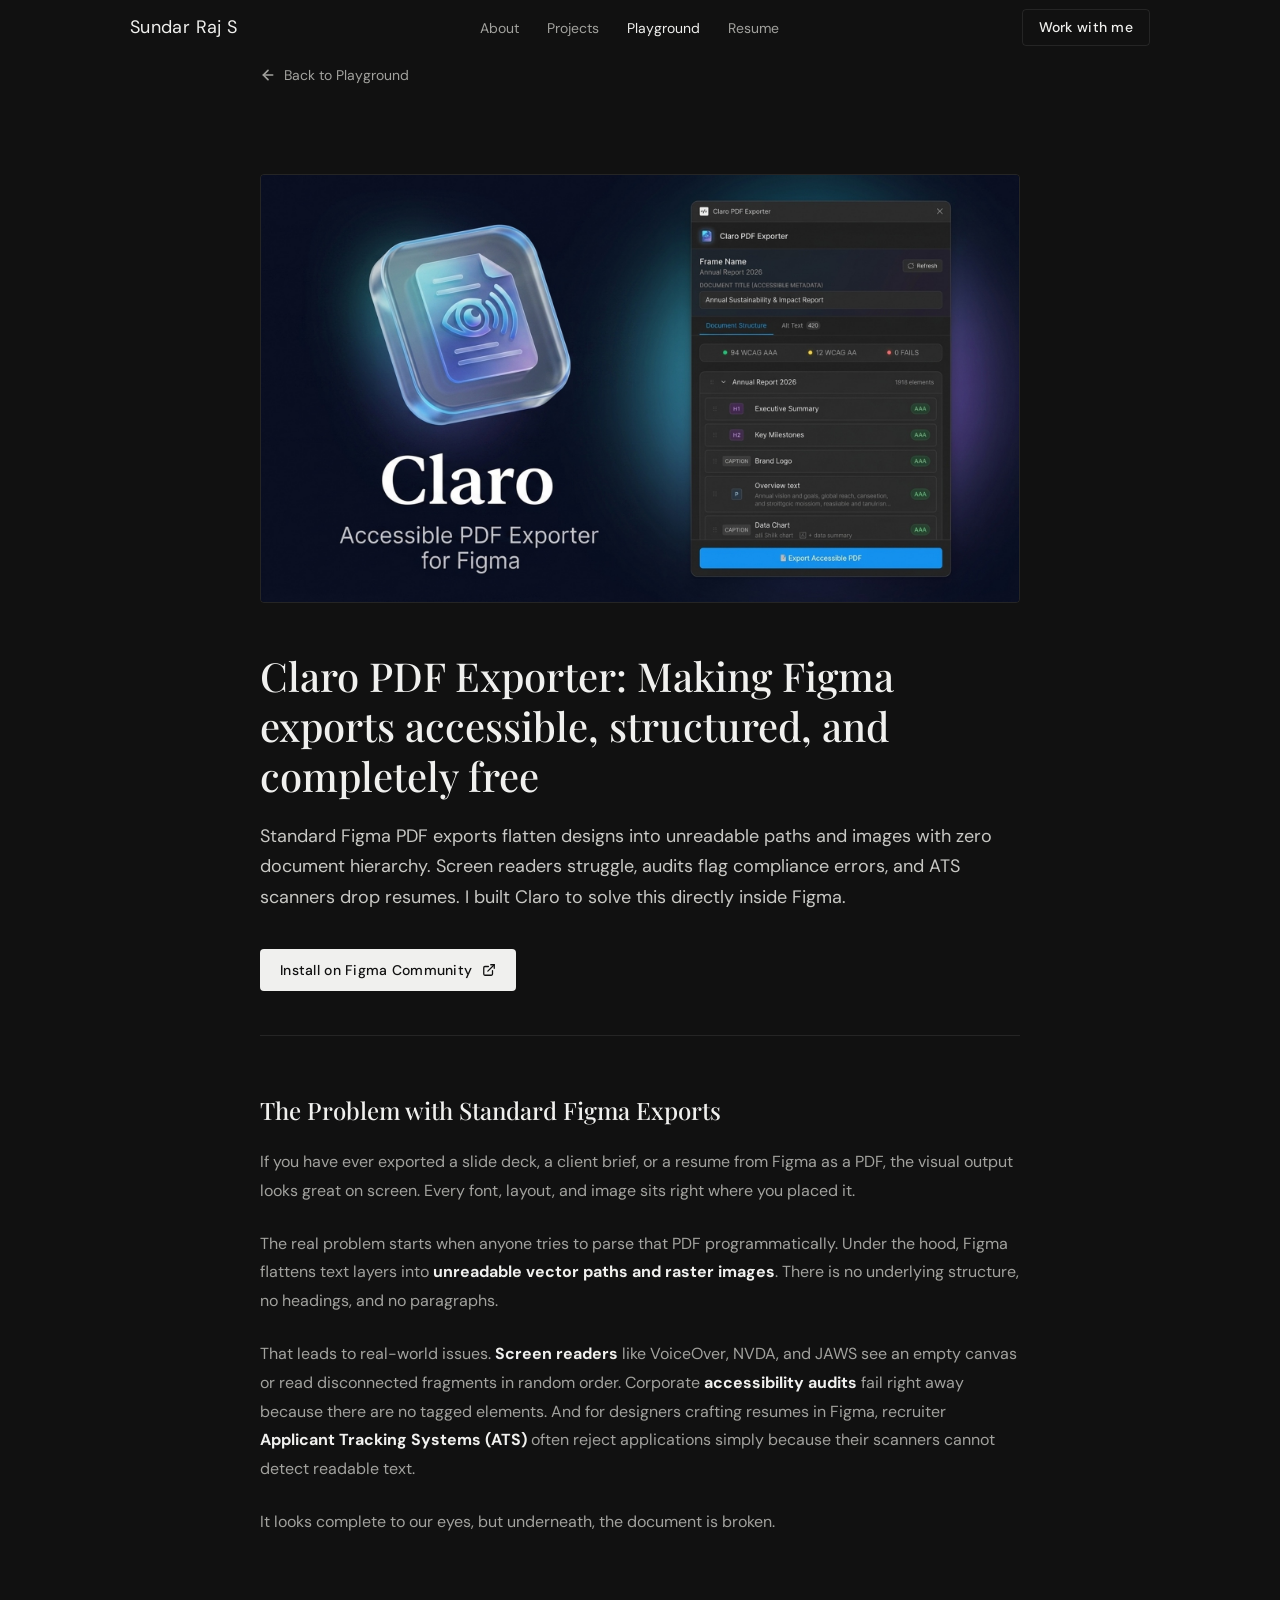
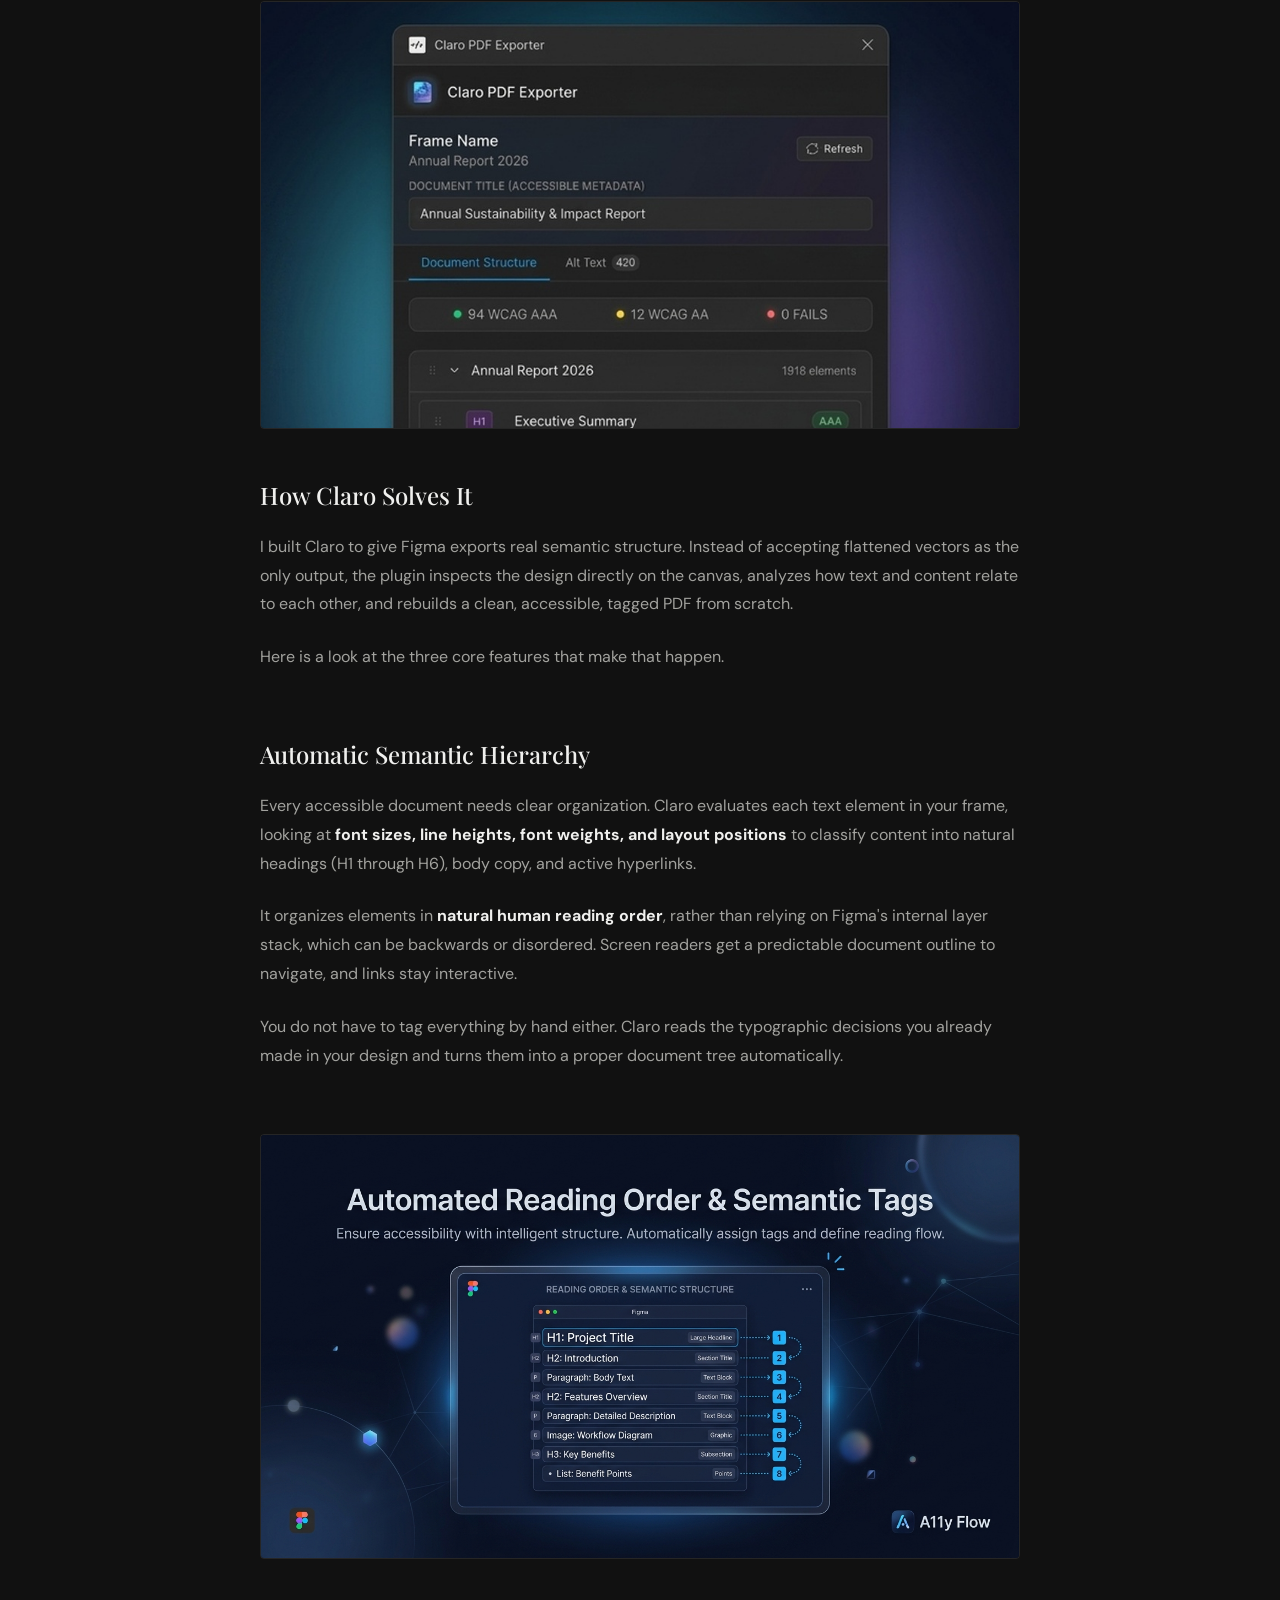
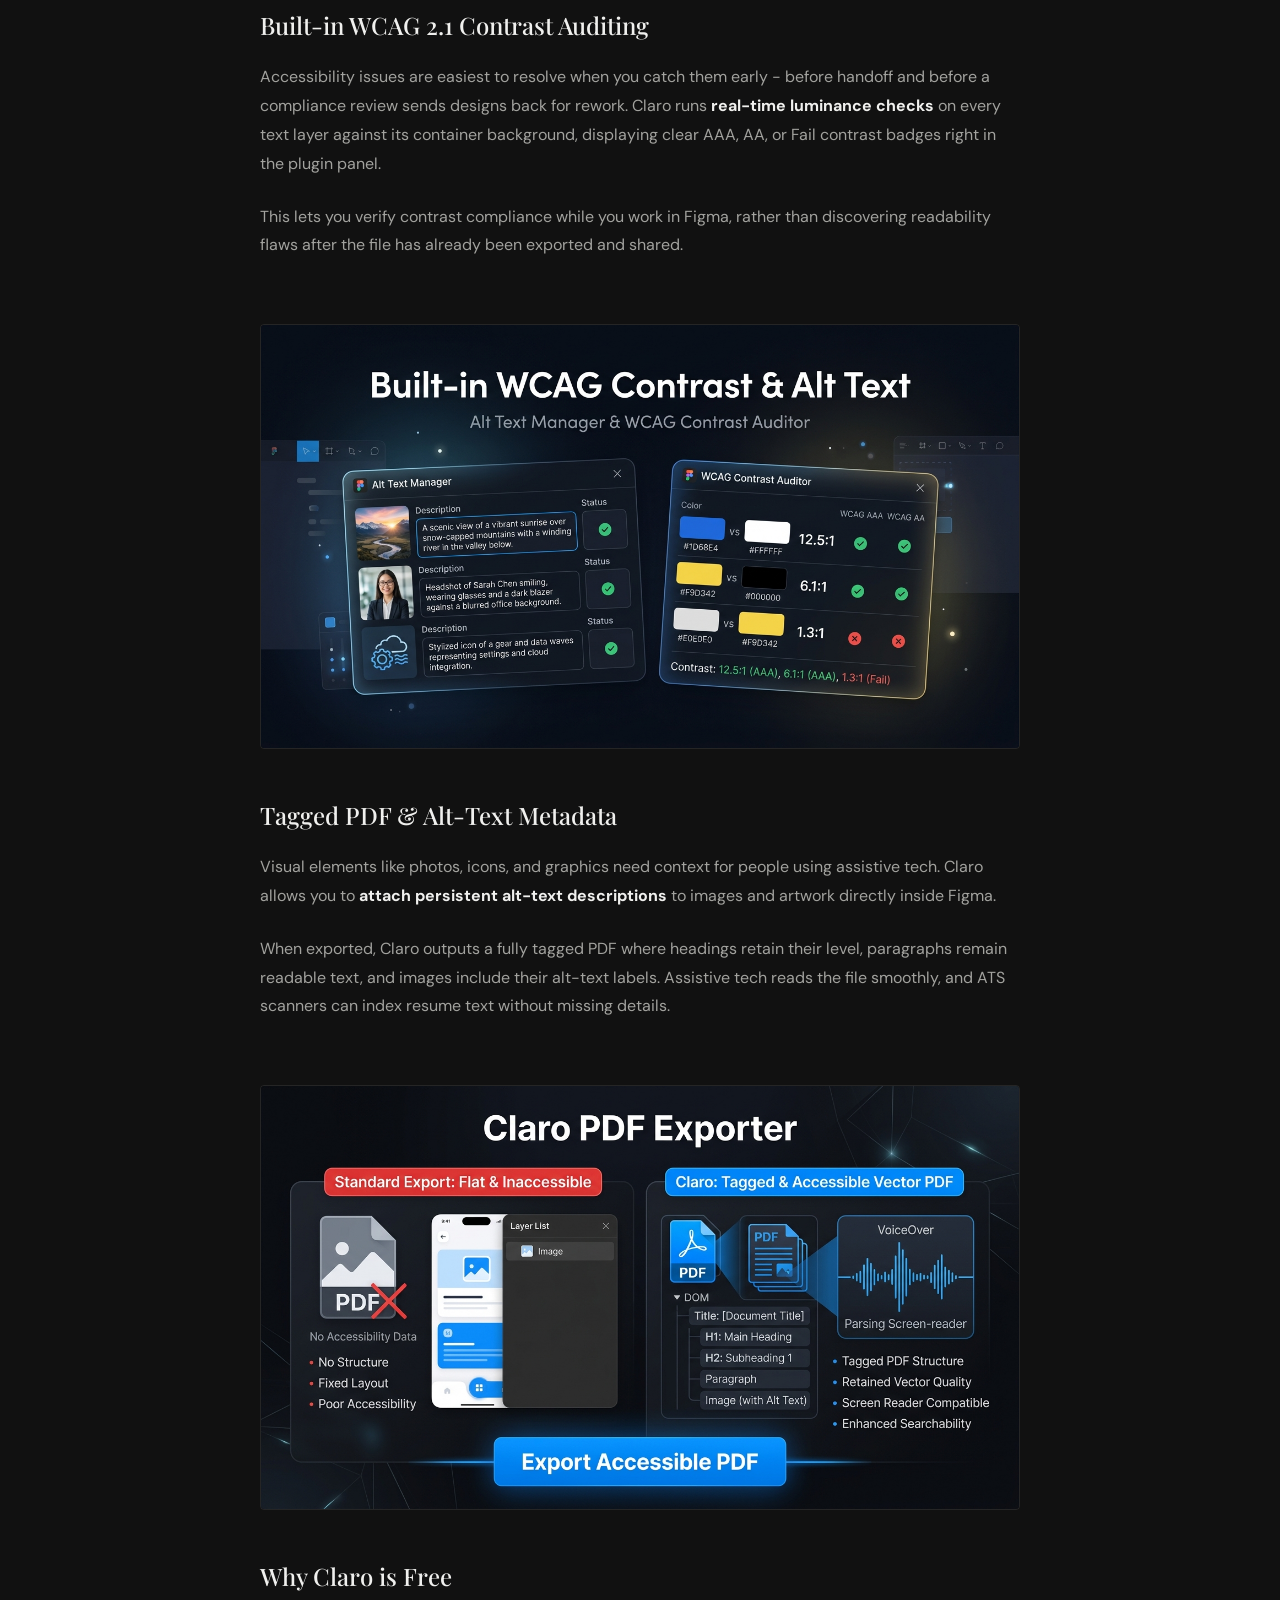
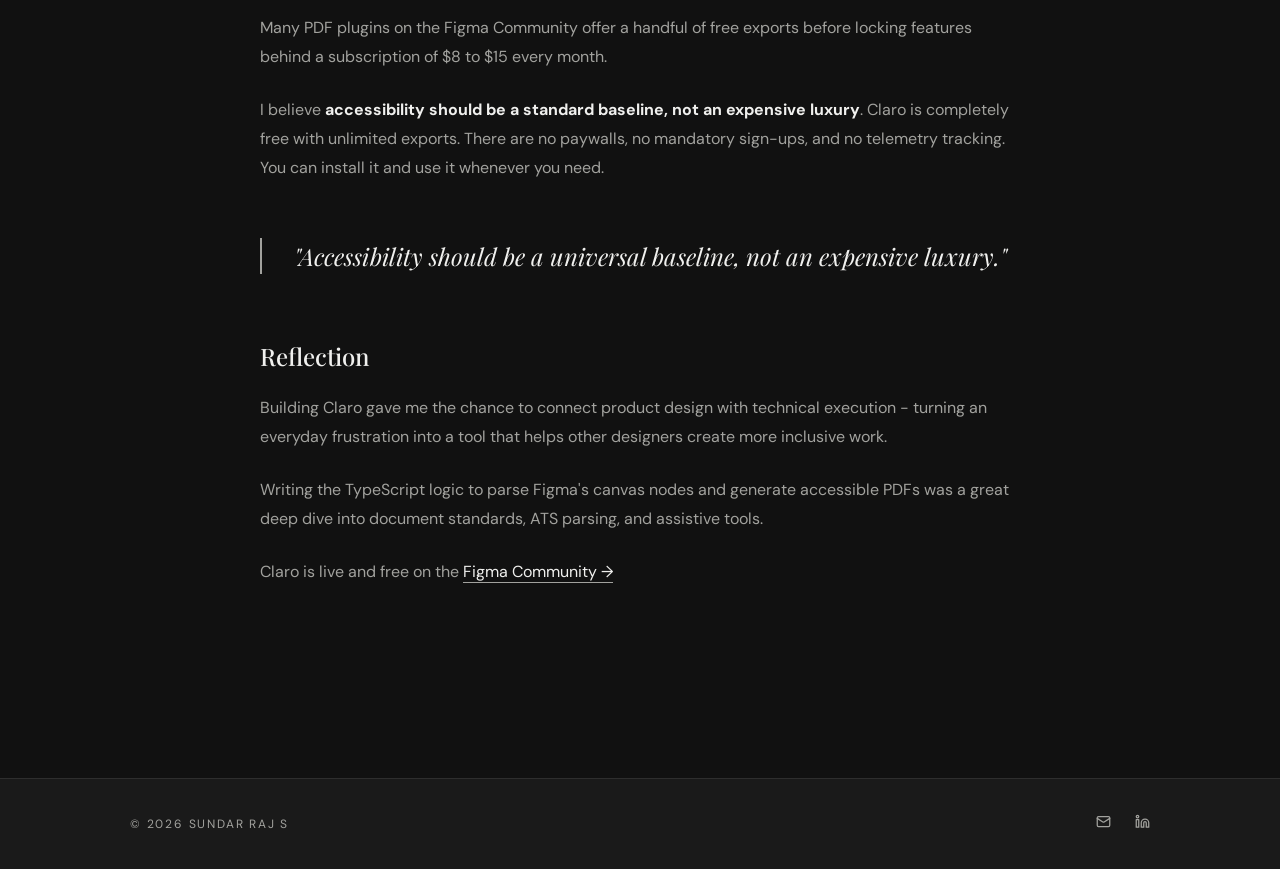
<file: playground/claro/index.html>
<!DOCTYPE html>
<html lang="en">
<head>
  <meta charset="UTF-8">
  <meta name="viewport" content="width=device-width, initial-scale=1.0">
  <title>Claro PDF Exporter | Sundar Raj S</title>
  <meta name="description" content="Claro PDF Exporter - An accessible, structured, and 100% free Figma Community plugin by Sundar Raj S.">
  
  <link rel="stylesheet" href="../../style.css?v=5.6.0">
  <link rel="icon" type="image/png" href="../../assets/images/favicon.png">
  
  <!-- Microsoft Clarity -->
  <script type="text/javascript">
      (function(c,l,a,r,i,t,y){
          c[a]=c[a]||function(){(c[a].q=c[a].q||[]).push(arguments)};
          t=l.createElement(r);t.async=1;t.src="https://www.clarity.ms/tag/"+i;
          y=l.getElementsByTagName(r)[0];y.parentNode.insertBefore(t,y);
      })(window, document, "clarity", "script", "xtdjxrdz0n");
  </script>
</head>
<body>

  <!-- Header & Navigation -->
  <header id="main-header">
    <nav class="nav-container">
      <a href="../../" class="nav-logo">Sundar Raj S</a>
      
      <ul class="nav-links" id="nav-links">
        <li><a href="../../" class="nav-link">About</a></li>
        <li><a href="../../projects/" class="nav-link">Projects</a></li>
        <li><a href="../../playground/" class="nav-link active">Playground</a></li>
        <li><a href="../../resume/" class="nav-link">Resume</a></li>
      </ul>

      <div class="nav-controls">
        <a href="../../contact/" class="btn-work">Work with me</a>

        <button id="menu-btn" class="menu-toggle-btn" aria-label="Toggle navigation menu" aria-expanded="false" aria-controls="nav-links">
          <span class="menu-bar"></span>
          <span class="menu-bar"></span>
          <span class="menu-bar"></span>
        </button>
      </div>
    </nav>
  </header>

  <main class="claro-page">
    <section class="case-study-page-section">
      <div class="container">
        
        <!-- Back button -->
        <a href="../" class="case-study-back-link">
          <svg viewBox="0 0 24 24" fill="none" stroke="currentColor" stroke-width="2.5" stroke-linecap="round" stroke-linejoin="round">
            <line x1="19" y1="12" x2="5" y2="12"></line>
            <polyline points="12 19 5 12 12 5"></polyline>
          </svg>
          Back to Playground
        </a>

        <!-- Hero Section -->
        <div class="case-study-hero">
          <!-- Hero Banner Image (Placed above title) -->
          <div class="case-study-full-image claro-hero-image">
            <img src="../../assets/images/playground/thumbnail_1920x1080.jpg" alt="Claro PDF Exporter cover banner" class="reveal">
          </div>

          <h1 class="case-study-title">Claro PDF Exporter: Making Figma exports accessible, structured, and completely free</h1>
          <p class="case-study-subtitle">Standard Figma PDF exports flatten designs into unreadable paths and images with zero document hierarchy. Screen readers struggle, audits flag compliance errors, and ATS scanners drop resumes. I built Claro to solve this directly inside Figma.</p>

          <!-- Direct Install CTA Button -->
          <div class="plugin-cta-row">
            <a href="https://www.figma.com/community/plugin/1677246031292119817" target="_blank" rel="noopener noreferrer" class="btn-figma-install">
              <span>Install on Figma Community</span>
              <svg width="14" height="14" viewBox="0 0 24 24" fill="none" stroke="currentColor" stroke-width="2.2" stroke-linecap="round" stroke-linejoin="round">
                <path d="M18 13v6a2 2 0 0 1-2 2H5a2 2 0 0 1-2-2V8a2 2 0 0 1 2-2h6"></path>
                <polyline points="15 3 21 3 21 9"></polyline>
                <line x1="10" y1="14" x2="21" y2="3"></line>
              </svg>
            </a>
          </div>
        </div>

        <!-- Separation rule between header/CTA and article content -->
        <hr class="article-divider">

        <!-- Article Content -->
        <div class="case-study-content">

          <!-- Section 1: The Problem -->
          <div class="case-study-section reveal">
            <h2 class="case-study-section-title">The Problem with Standard Figma Exports</h2>
            <p>
              If you have ever exported a slide deck, a client brief, or a resume from Figma as a PDF, the visual output looks great on screen. Every font, layout, and image sits right where you placed it.
            </p>
            <p>
              The real problem starts when anyone tries to parse that PDF programmatically. Under the hood, Figma flattens text layers into <strong>unreadable vector paths and raster images</strong>. There is no underlying structure, no headings, and no paragraphs.
            </p>
            <p>
              That leads to real-world issues. <strong>Screen readers</strong> like VoiceOver, NVDA, and JAWS see an empty canvas or read disconnected fragments in random order. Corporate <strong>accessibility audits</strong> fail right away because there are no tagged elements. And for designers crafting resumes in Figma, recruiter <strong>Applicant Tracking Systems (ATS)</strong> often reject applications simply because their scanners cannot detect readable text.
            </p>
            <p>
              It looks complete to our eyes, but underneath, the document is broken.
            </p>
          </div>

          <div class="case-study-full-image reveal">
            <img src="../../assets/images/playground/claro_hero_peek.jpg" alt="Comparison showing Figma's flattened PDF output versus structured document hierarchy">
          </div>

          <!-- Section 2: How Claro Solves It -->
          <div class="case-study-section reveal">
            <h2 class="case-study-section-title">How Claro Solves It</h2>
            <p>
              I built Claro to give Figma exports real semantic structure. Instead of accepting flattened vectors as the only output, the plugin inspects the design directly on the canvas, analyzes how text and content relate to each other, and rebuilds a clean, accessible, tagged PDF from scratch.
            </p>
            <p>
              Here is a look at the three core features that make that happen.
            </p>
          </div>

          <!-- Feature 1: Semantic Hierarchy -->
          <div class="case-study-section reveal">
            <h2 class="case-study-section-title">Automatic Semantic Hierarchy</h2>
            <p>
              Every accessible document needs clear organization. Claro evaluates each text element in your frame, looking at <strong>font sizes, line heights, font weights, and layout positions</strong> to classify content into natural headings (H1 through H6), body copy, and active hyperlinks.
            </p>
            <p>
              It organizes elements in <strong>natural human reading order</strong>, rather than relying on Figma's internal layer stack, which can be backwards or disordered. Screen readers get a predictable document outline to navigate, and links stay interactive.
            </p>
            <p>
              You do not have to tag everything by hand either. Claro reads the typographic decisions you already made in your design and turns them into a proper document tree automatically.
            </p>
          </div>

          <div class="case-study-full-image reveal">
            <img src="../../assets/images/playground/carousel_1_structure.jpg" alt="Claro's automatic semantic document structure engine showing heading classification">
          </div>

          <!-- Feature 2: Contrast Auditing -->
          <div class="case-study-section reveal">
            <h2 class="case-study-section-title">Built-in WCAG 2.1 Contrast Auditing</h2>
            <p>
              Accessibility issues are easiest to resolve when you catch them early - before handoff and before a compliance review sends designs back for rework. Claro runs <strong>real-time luminance checks</strong> on every text layer against its container background, displaying clear AAA, AA, or Fail contrast badges right in the plugin panel.
            </p>
            <p>
              This lets you verify contrast compliance while you work in Figma, rather than discovering readability flaws after the file has already been exported and shared.
            </p>
          </div>

          <div class="case-study-full-image reveal">
            <img src="../../assets/images/playground/carousel_2_accessibility.jpg" alt="Claro's WCAG 2.1 color contrast auditing interface showing AAA, AA, and Fail badges">
          </div>

          <!-- Feature 3: Tagged PDF & Alt-Text -->
          <div class="case-study-section reveal">
            <h2 class="case-study-section-title">Tagged PDF &amp; Alt-Text Metadata</h2>
            <p>
              Visual elements like photos, icons, and graphics need context for people using assistive tech. Claro allows you to <strong>attach persistent alt-text descriptions</strong> to images and artwork directly inside Figma.
            </p>
            <p>
              When exported, Claro outputs a fully tagged PDF where headings retain their level, paragraphs remain readable text, and images include their alt-text labels. Assistive tech reads the file smoothly, and ATS scanners can index resume text without missing details.
            </p>
          </div>

          <div class="case-study-full-image reveal">
            <img src="../../assets/images/playground/carousel_3_export.jpg" alt="Claro's tagged PDF export with alt-text metadata for screen reader and ATS compatibility">
          </div>

          <!-- Philosophy: Why It's Free -->
          <div class="case-study-section reveal">
            <h2 class="case-study-section-title">Why Claro is Free</h2>
            <p>
              Many PDF plugins on the Figma Community offer a handful of free exports before locking features behind a subscription of $8 to $15 every month.
            </p>
            <p>
              I believe <strong>accessibility should be a standard baseline, not an expensive luxury</strong>. Claro is completely free with unlimited exports. There are no paywalls, no mandatory sign-ups, and no telemetry tracking. You can install it and use it whenever you need.
            </p>
            
            <blockquote class="case-study-quote">
              "Accessibility should be a universal baseline, not an expensive luxury."
            </blockquote>
          </div>

          <!-- Reflection -->
          <div class="case-study-section reveal">
            <h2 class="case-study-section-title">Reflection</h2>
            <p>
              Building Claro gave me the chance to connect product design with technical execution - turning an everyday frustration into a tool that helps other designers create more inclusive work.
            </p>
            <p>
              Writing the TypeScript logic to parse Figma's canvas nodes and generate accessible PDFs was a great deep dive into document standards, ATS parsing, and assistive tools.
            </p>
            <p>
              Claro is live and free on the <a href="https://www.figma.com/community/plugin/1677246031292119817" target="_blank" rel="noopener noreferrer" class="article-inline-link">Figma Community &rarr;</a>
            </p>
          </div>

        </div>

      </div>
    </section>
  </main>

  <!-- Footer -->
  <footer class="main-footer">
    <div class="container footer-container">
      <p>&copy; 2026 Sundar Raj S</p>
      <div class="social-links">
        <a href="mailto:sundar.selvanathan@gmail.com" aria-label="Email">
          <svg viewBox="0 0 24 24" fill="none" stroke="currentColor" stroke-width="2" stroke-linecap="round" stroke-linejoin="round">
            <rect width="20" height="16" x="2" y="4" rx="2"></rect>
            <path d="m22 7-8.97 5.7a1.94 1.94 0 0 1-2.06 0L2 7"></path>
          </svg>
        </a>
        <a href="https://linkedin.com/in/sundarrajs" target="_blank" rel="noopener noreferrer" aria-label="LinkedIn">
          <svg viewBox="0 0 24 24" fill="none" stroke="currentColor" stroke-width="2" stroke-linecap="round" stroke-linejoin="round">
            <path d="M16 8a6 6 0 0 1 6 6v7h-4v-7a2 2 0 0 0-2-2 2 2 0 0 0-2 2v7h-4v-7a6 6 0 0 1 6-6z"></path>
            <rect width="4" height="12" x="2" y="9"></rect>
            <circle cx="4" cy="4" r="2"></circle>
          </svg>
        </a>
      </div>
    </div>
  </footer>

  <script src="../../script.js?v=5.0.0"></script>
</body>
</html>
</file>
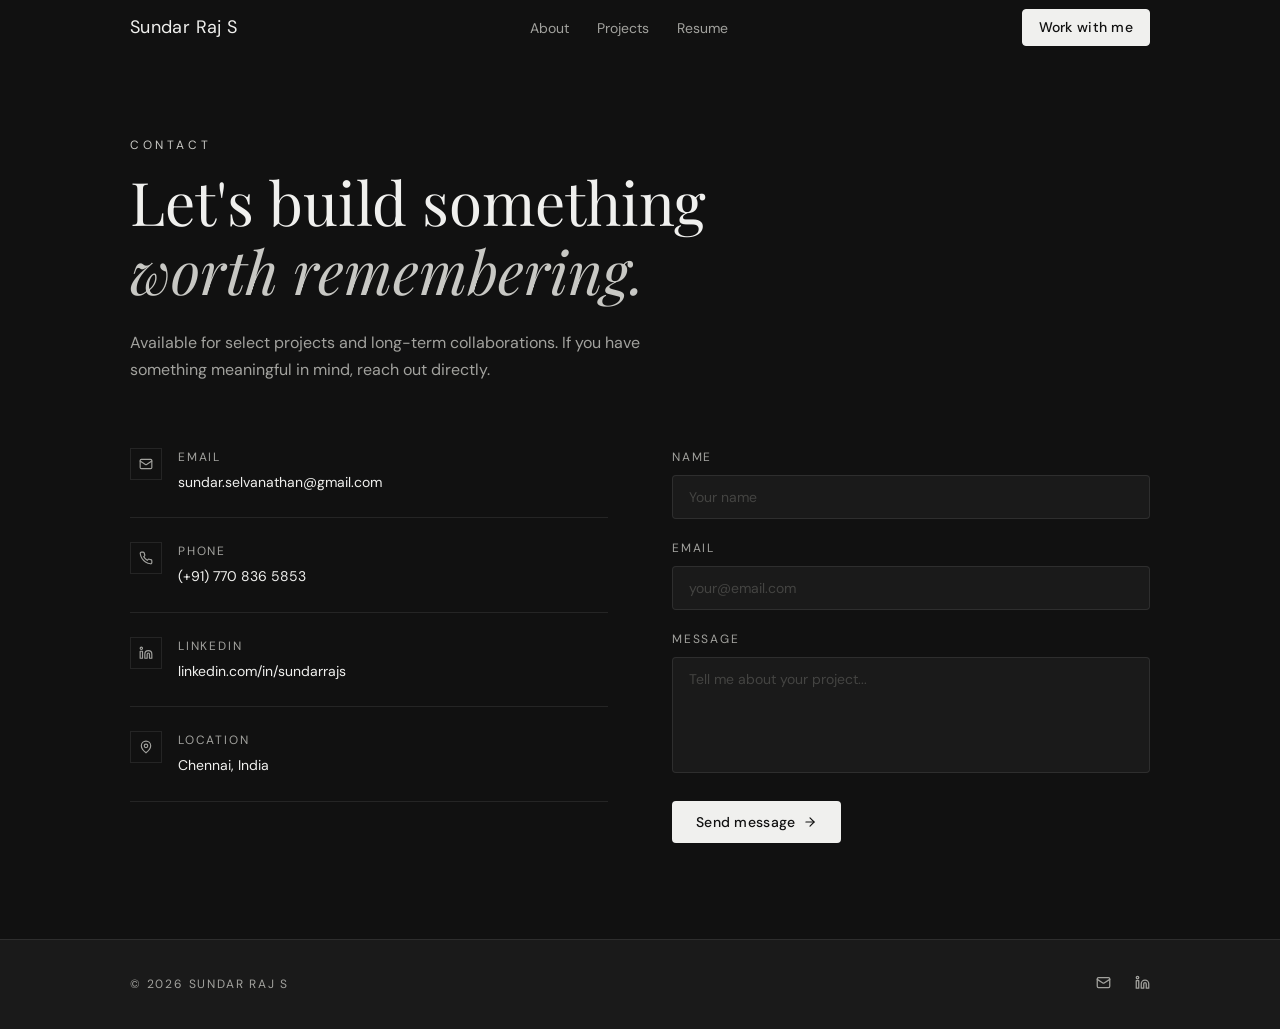
<file: contact.html>
<!DOCTYPE html>
<html lang="en">
<head>
  <meta charset="UTF-8">
  <meta name="viewport" content="width=device-width, initial-scale=1.0">
  <title>Contact | Sundar Raj S</title>
  <meta name="description" content="Get in touch with Sundar Raj S - Available for select projects and long-term collaborations.">
  
  <link rel="stylesheet" href="style.css?v=1.0.1">
  <link rel="icon" type="image/png" href="assets/images/favicon.png">
  
  <!-- Microsoft Clarity -->
  <script type="text/javascript">
      (function(c,l,a,r,i,t,y){
          c[a]=c[a]||function(){(c[a].q=c[a].q||[]).push(arguments)};
          t=l.createElement(r);t.async=1;t.src="https://www.clarity.ms/tag/"+i;
          y=l.getElementsByTagName(r)[0];y.parentNode.insertBefore(t,y);
      })(window, document, "clarity", "script", "xtdjxrdz0n");
  </script>
</head>
<body>

  <!-- Header & Navigation -->
  <header id="main-header">
    <nav class="nav-container">
      <a href="index.html" class="nav-logo">Sundar Raj S</a>
      
      <ul class="nav-links" id="nav-links">
        <li><a href="index.html" class="nav-link">About</a></li>
        <li><a href="projects.html" class="nav-link">Projects</a></li>
        <li><a href="resume.html" class="nav-link">Resume</a></li>
      </ul>

      <div class="nav-controls">
        <a href="contact.html" class="btn-work active">Work with me</a>

        <button id="menu-btn" class="menu-toggle-btn" aria-label="Toggle navigation menu" aria-expanded="false" aria-controls="nav-links">
          <span class="menu-bar"></span>
          <span class="menu-bar"></span>
          <span class="menu-bar"></span>
        </button>
      </div>
    </nav>
  </header>

  <main>
    <section class="contact-page-section">
      <div class="container">
        <!-- Header -->
        <div class="reveal" style="margin-bottom: 4rem">
          <span class="section-subtitle">Contact</span>
          <h1 class="contact-headline">
            Let's build something<br>
            <em>worth remembering.</em>
          </h1>
          <p class="contact-subtext">
            Available for select projects and long-term collaborations. If you have something meaningful in mind, reach out directly.
          </p>
        </div>

        <div class="contact-grid">
          <!-- Contact Info -->
          <div class="contact-info-list reveal">
            <!-- Email -->
            <div class="contact-info-item">
              <div class="contact-icon-box">
                <svg viewBox="0 0 24 24" fill="none" stroke="currentColor" stroke-width="2" stroke-linecap="round" stroke-linejoin="round">
                  <rect width="20" height="16" x="2" y="4" rx="2"></rect>
                  <path d="m22 7-8.97 5.7a1.94 1.94 0 0 1-2.06 0L2 7"></path>
                </svg>
              </div>
              <div>
                <p class="contact-info-label">Email</p>
                <p class="contact-info-value"><a href="mailto:sundar.selvanathan@gmail.com">sundar.selvanathan@gmail.com</a></p>
              </div>
            </div>

            <!-- Phone -->
            <div class="contact-info-item">
              <div class="contact-icon-box">
                <svg viewBox="0 0 24 24" fill="none" stroke="currentColor" stroke-width="2" stroke-linecap="round" stroke-linejoin="round">
                  <path d="M22 16.92v3a2 2 0 0 1-2.18 2 19.79 19.79 0 0 1-8.63-3.07 19.5 19.5 0 0 1-6-6 19.79 19.79 0 0 1-3.07-8.67A2 2 0 0 1 4.11 2h3a2 2 0 0 1 2 1.72 12.84 12.84 0 0 0 .7 2.81 2 2 0 0 1-.45 2.11L8.09 9.91a16 16 0 0 0 6 6l1.27-1.27a2 2 0 0 1 2.11-.45 12.84 12.84 0 0 0 2.81.7A2 2 0 0 1 22 16.92z"></path>
                </svg>
              </div>
              <div>
                <p class="contact-info-label">Phone</p>
                <p class="contact-info-value"><a href="tel:+917708365853">(+91) 770 836 5853</a></p>
              </div>
            </div>

            <!-- LinkedIn -->
            <div class="contact-info-item">
              <div class="contact-icon-box">
                <svg viewBox="0 0 24 24" fill="none" stroke="currentColor" stroke-width="2" stroke-linecap="round" stroke-linejoin="round">
                  <path d="M16 8a6 6 0 0 1 6 6v7h-4v-7a2 2 0 0 0-2-2 2 2 0 0 0-2 2v7h-4v-7a6 6 0 0 1 6-6z"></path>
                  <rect width="4" height="12" x="2" y="9"></rect>
                  <circle cx="4" cy="4" r="2"></circle>
                </svg>
              </div>
              <div>
                <p class="contact-info-label">LinkedIn</p>
                <p class="contact-info-value"><a href="https://linkedin.com/in/sundarrajs" target="_blank" rel="noopener noreferrer">linkedin.com/in/sundarrajs</a></p>
              </div>
            </div>

            <!-- Location -->
            <div class="contact-info-item">
              <div class="contact-icon-box">
                <svg viewBox="0 0 24 24" fill="none" stroke="currentColor" stroke-width="2" stroke-linecap="round" stroke-linejoin="round">
                  <path d="M20 10c0 6-8 12-8 12s-8-6-8-12a8 8 0 0 1 16 0Z"></path>
                  <circle cx="12" cy="10" r="3"></circle>
                </svg>
              </div>
              <div>
                <p class="contact-info-label">Location</p>
                <p class="contact-info-value">Chennai, India</p>
              </div>
            </div>
          </div>

          <!-- Contact Form -->
          <div class="reveal">
            <form id="contact-form" class="contact-form">
              <input type="hidden" name="access_key" value="5748bf14-3ea9-4dca-8d05-3f5ce3cd092b">
              <div>
                <label for="name">Name</label>
                <input type="text" id="name" name="name" placeholder="Your name" required>
              </div>
              <div>
                <label for="email">Email</label>
                <input type="email" id="email" name="email" placeholder="your@email.com" required>
              </div>
              <div>
                <label for="message">Message</label>
                <textarea id="message" name="message" rows="5" placeholder="Tell me about your project..." required></textarea>
              </div>
              <button type="submit" class="btn-submit">
                <span>Send message</span>
                <svg viewBox="0 0 24 24" fill="none" stroke="currentColor" stroke-width="2" stroke-linecap="round" stroke-linejoin="round">
                  <line x1="5" y1="12" x2="19" y2="12"></line>
                  <polyline points="12 5 19 12 12 19"></polyline>
                </svg>
              </button>
            </form>

            <!-- Success state (hidden by default) -->
            <div id="contact-success" class="contact-success" style="display: none">
              <div class="contact-success-icon">
                <svg viewBox="0 0 24 24" fill="none" stroke="currentColor" stroke-width="2" stroke-linecap="round" stroke-linejoin="round">
                  <line x1="22" y1="2" x2="11" y2="13"></line>
                  <polygon points="22 2 15 22 11 13 2 9 22 2"></polygon>
                </svg>
              </div>
              <h3>Message sent.</h3>
              <p>I'll get back to you soon.</p>
            </div>
          </div>
        </div>
      </div>
    </section>
  </main>

  <!-- Footer -->
  <footer class="main-footer">
    <div class="container footer-container">
      <p>&copy; 2026 Sundar Raj S</p>
      <div class="social-links">
        <a href="mailto:sundar.selvanathan@gmail.com" aria-label="Email">
          <svg viewBox="0 0 24 24" fill="none" stroke="currentColor" stroke-width="2" stroke-linecap="round" stroke-linejoin="round">
            <rect width="20" height="16" x="2" y="4" rx="2"></rect>
            <path d="m22 7-8.97 5.7a1.94 1.94 0 0 1-2.06 0L2 7"></path>
          </svg>
        </a>
        <a href="https://linkedin.com/in/sundarrajs" target="_blank" rel="noopener noreferrer" aria-label="LinkedIn">
          <svg viewBox="0 0 24 24" fill="none" stroke="currentColor" stroke-width="2" stroke-linecap="round" stroke-linejoin="round">
            <path d="M16 8a6 6 0 0 1 6 6v7h-4v-7a2 2 0 0 0-2-2 2 2 0 0 0-2 2v7h-4v-7a6 6 0 0 1 6-6z"></path>
            <rect width="4" height="12" x="2" y="9"></rect>
            <circle cx="4" cy="4" r="2"></circle>
          </svg>
        </a>
      </div>
    </div>
  </footer>

  <script src="script.js?v=1.0.1"></script>
</body>
</html>
</file>
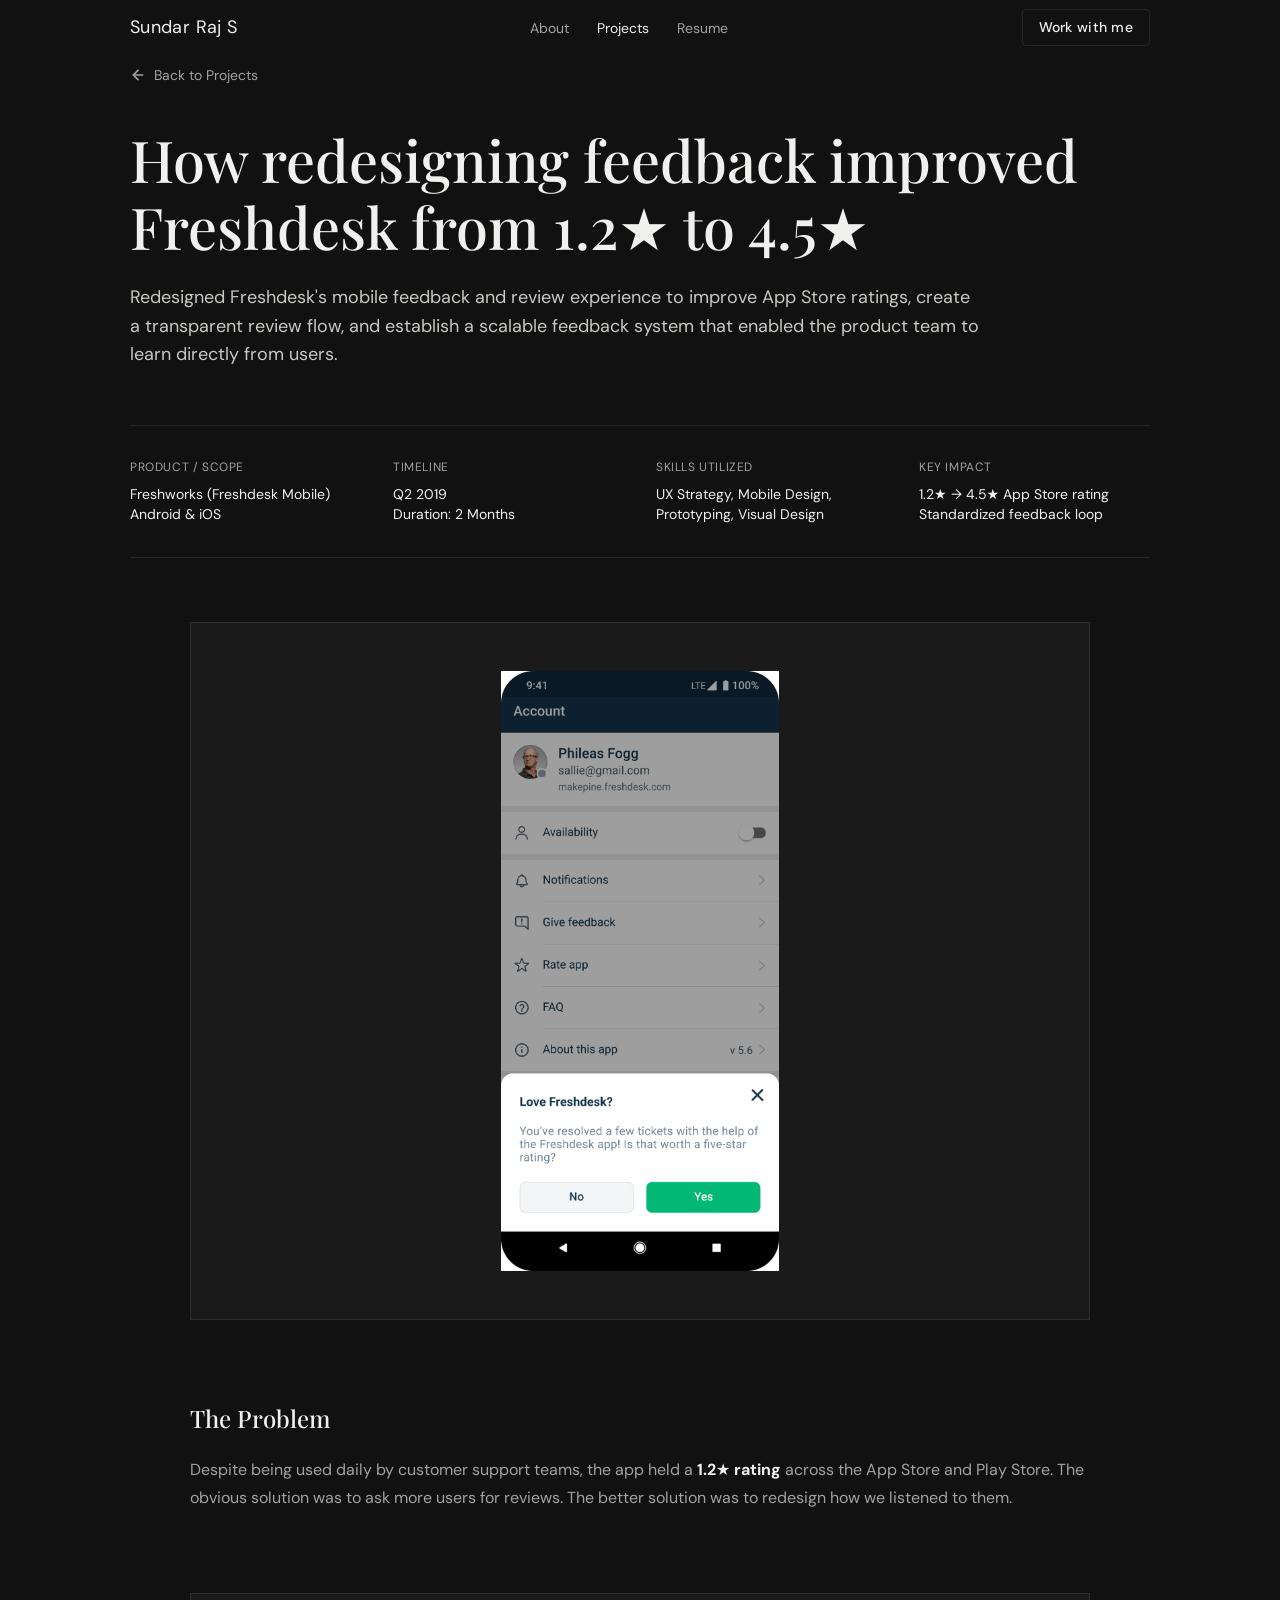
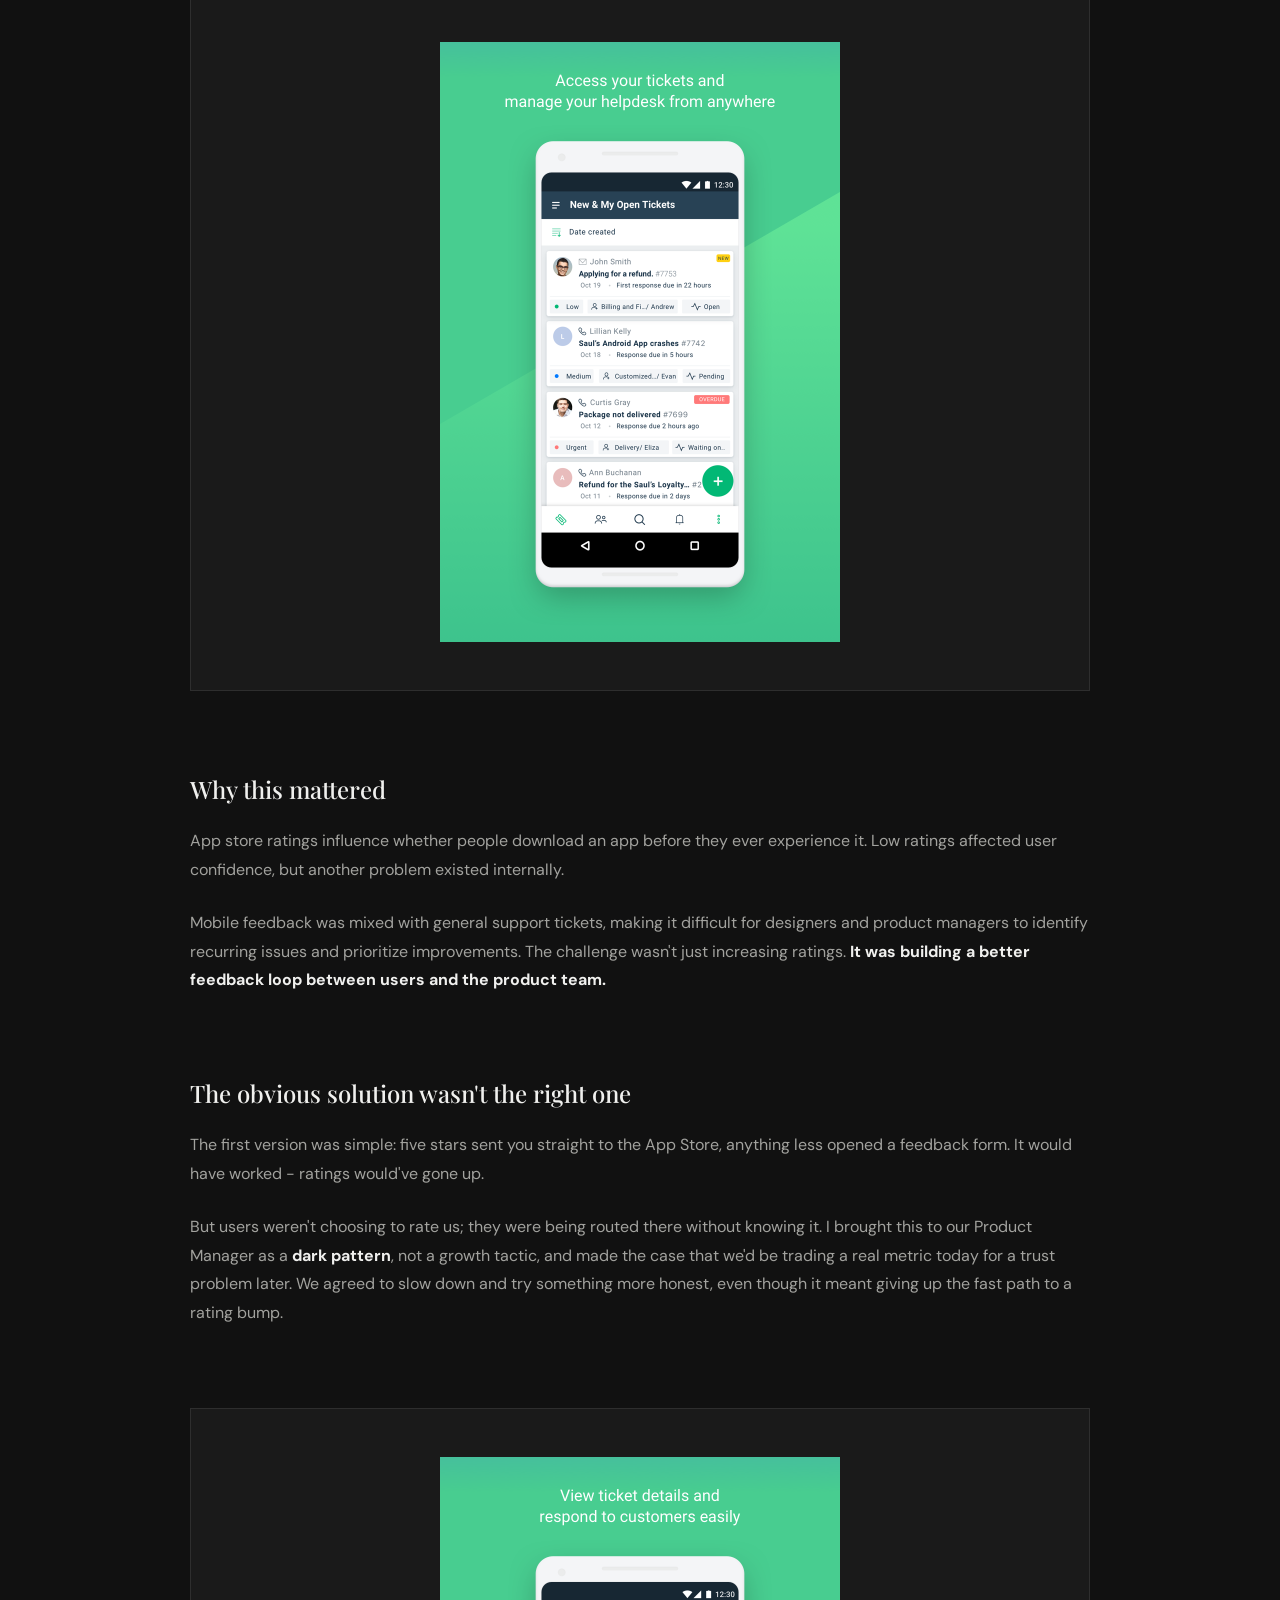
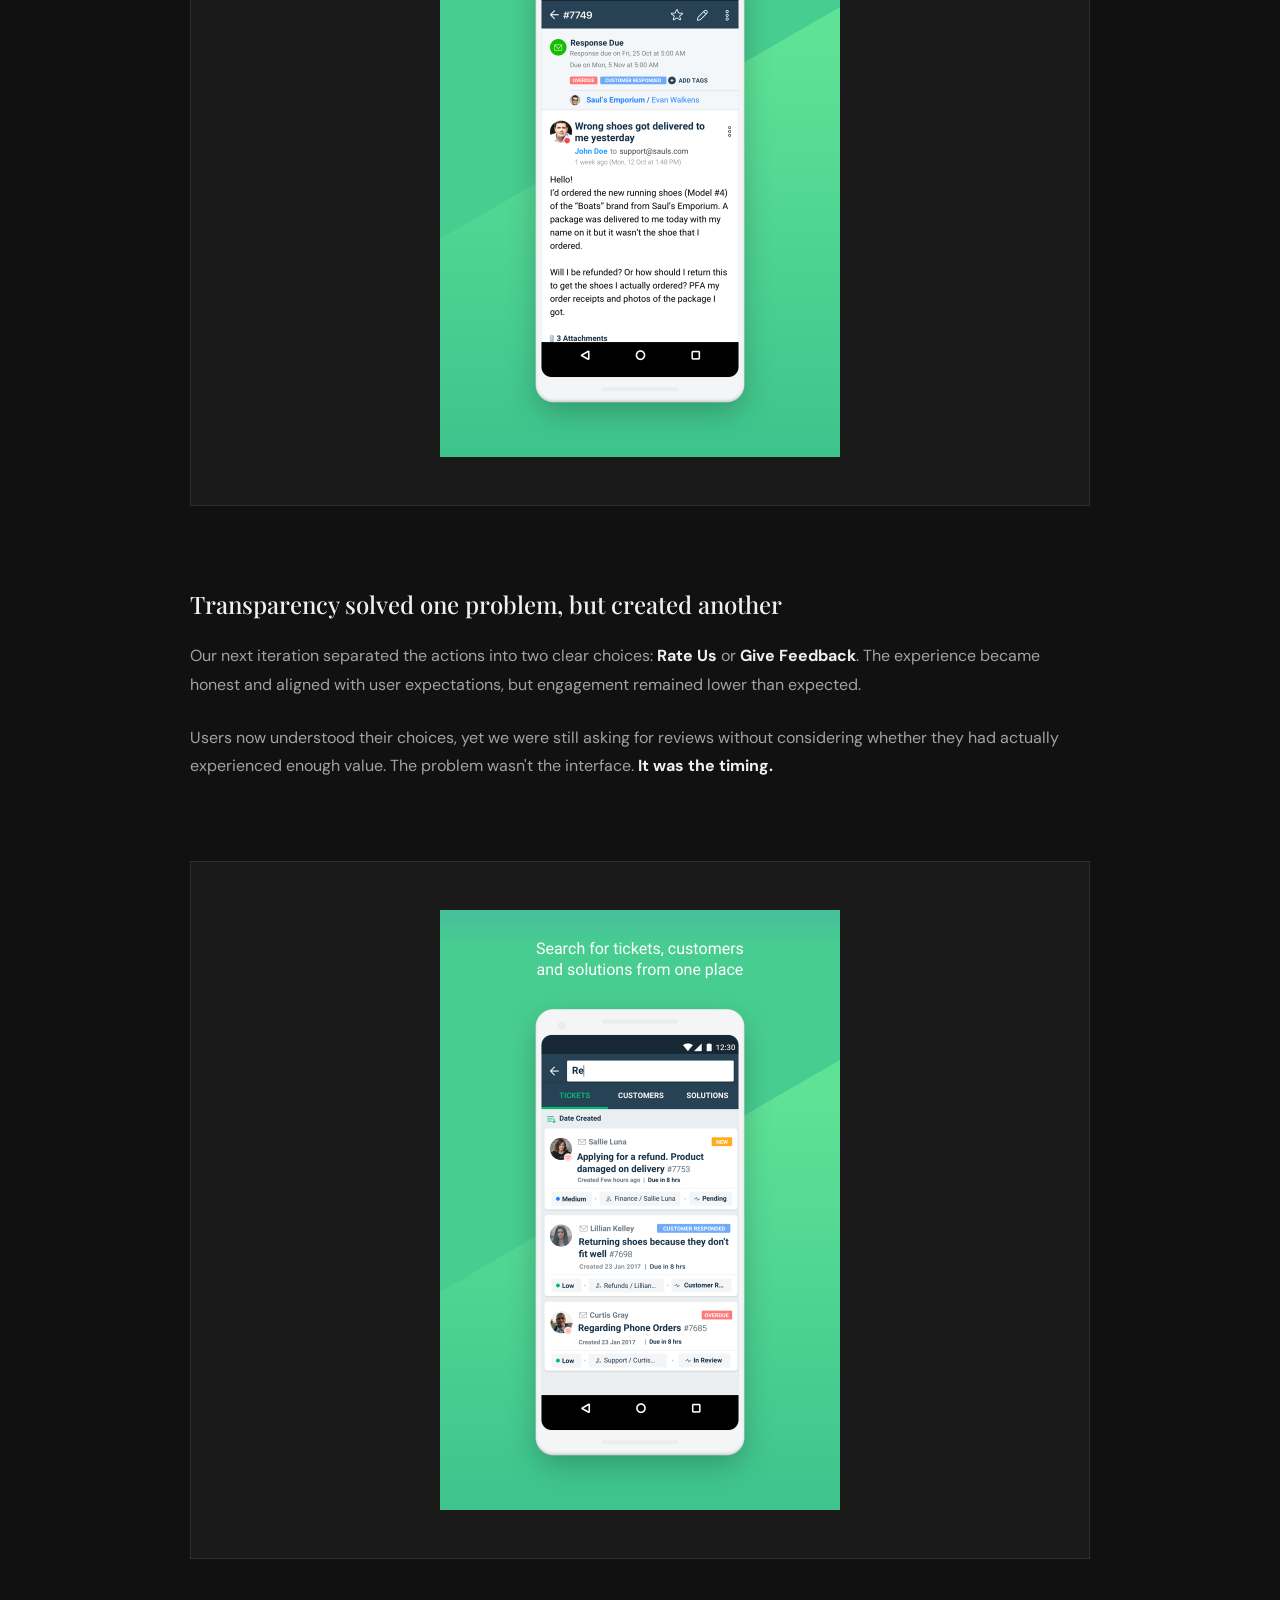
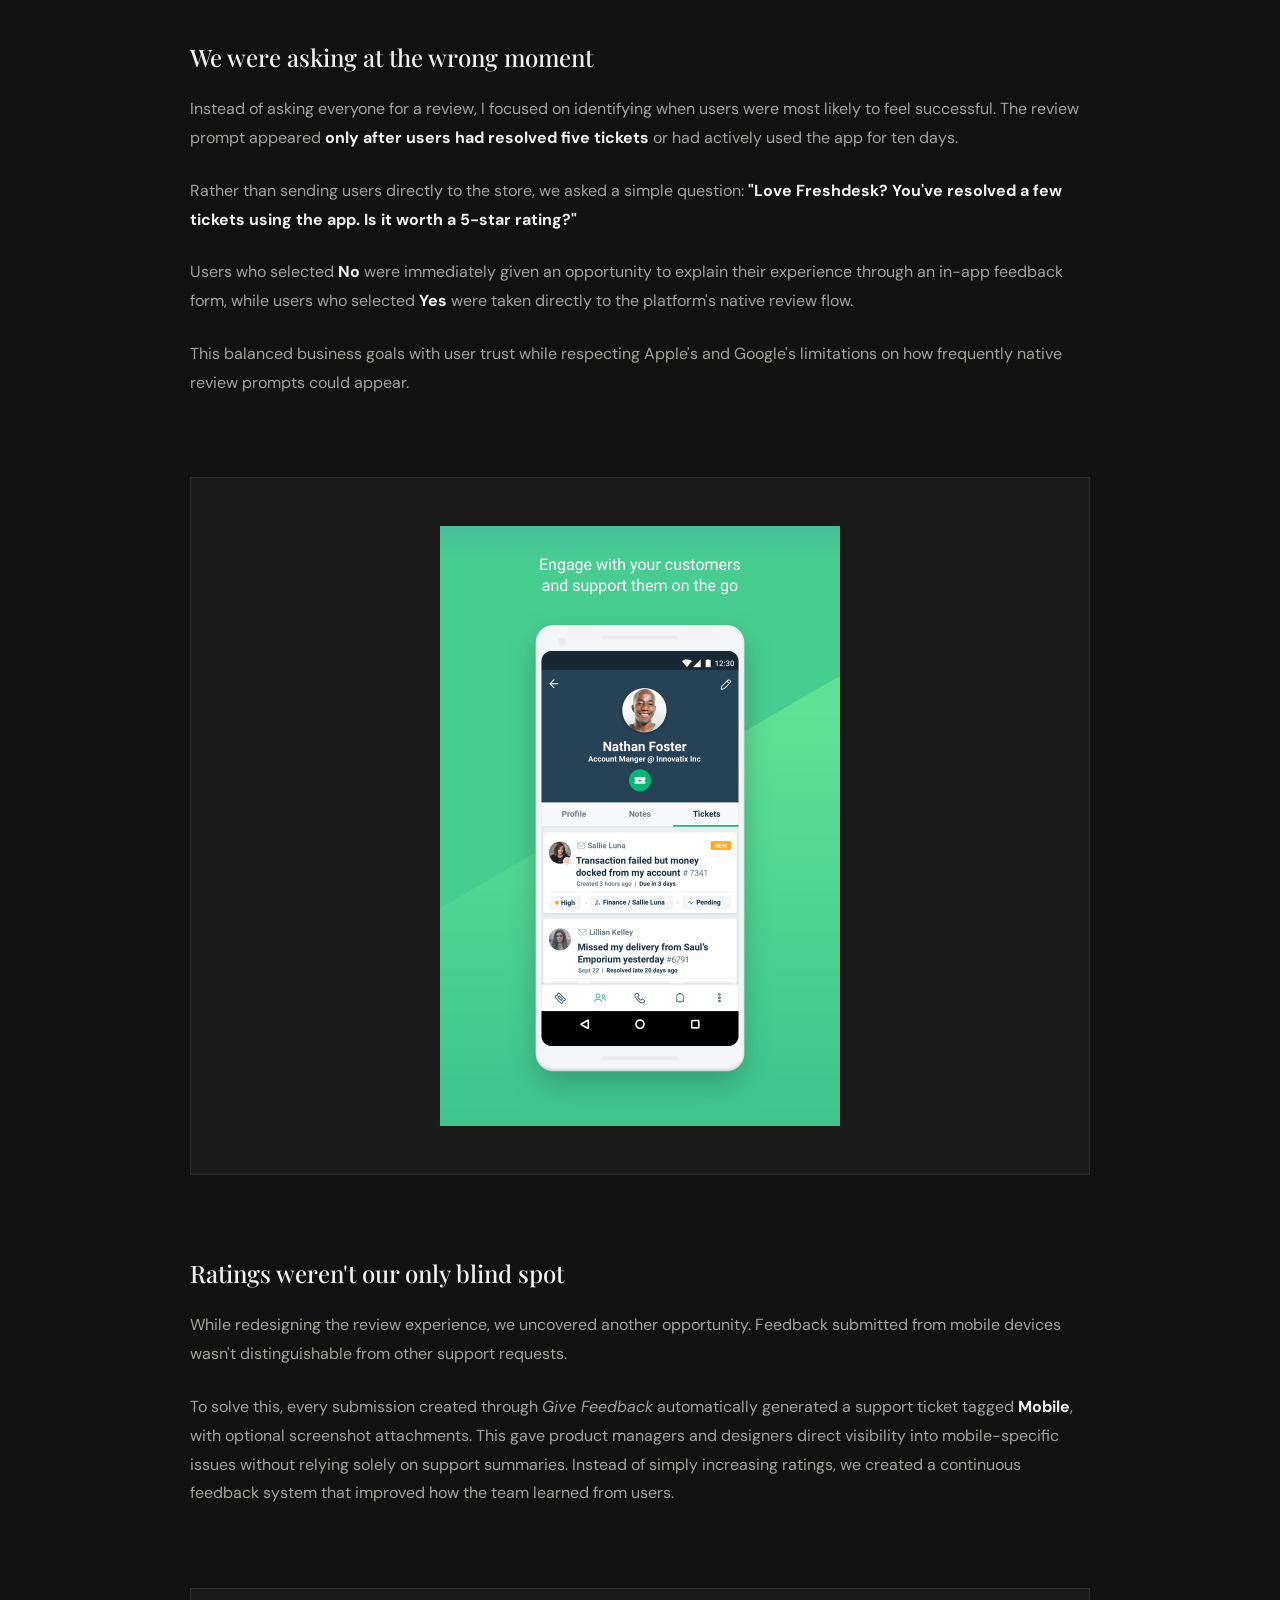
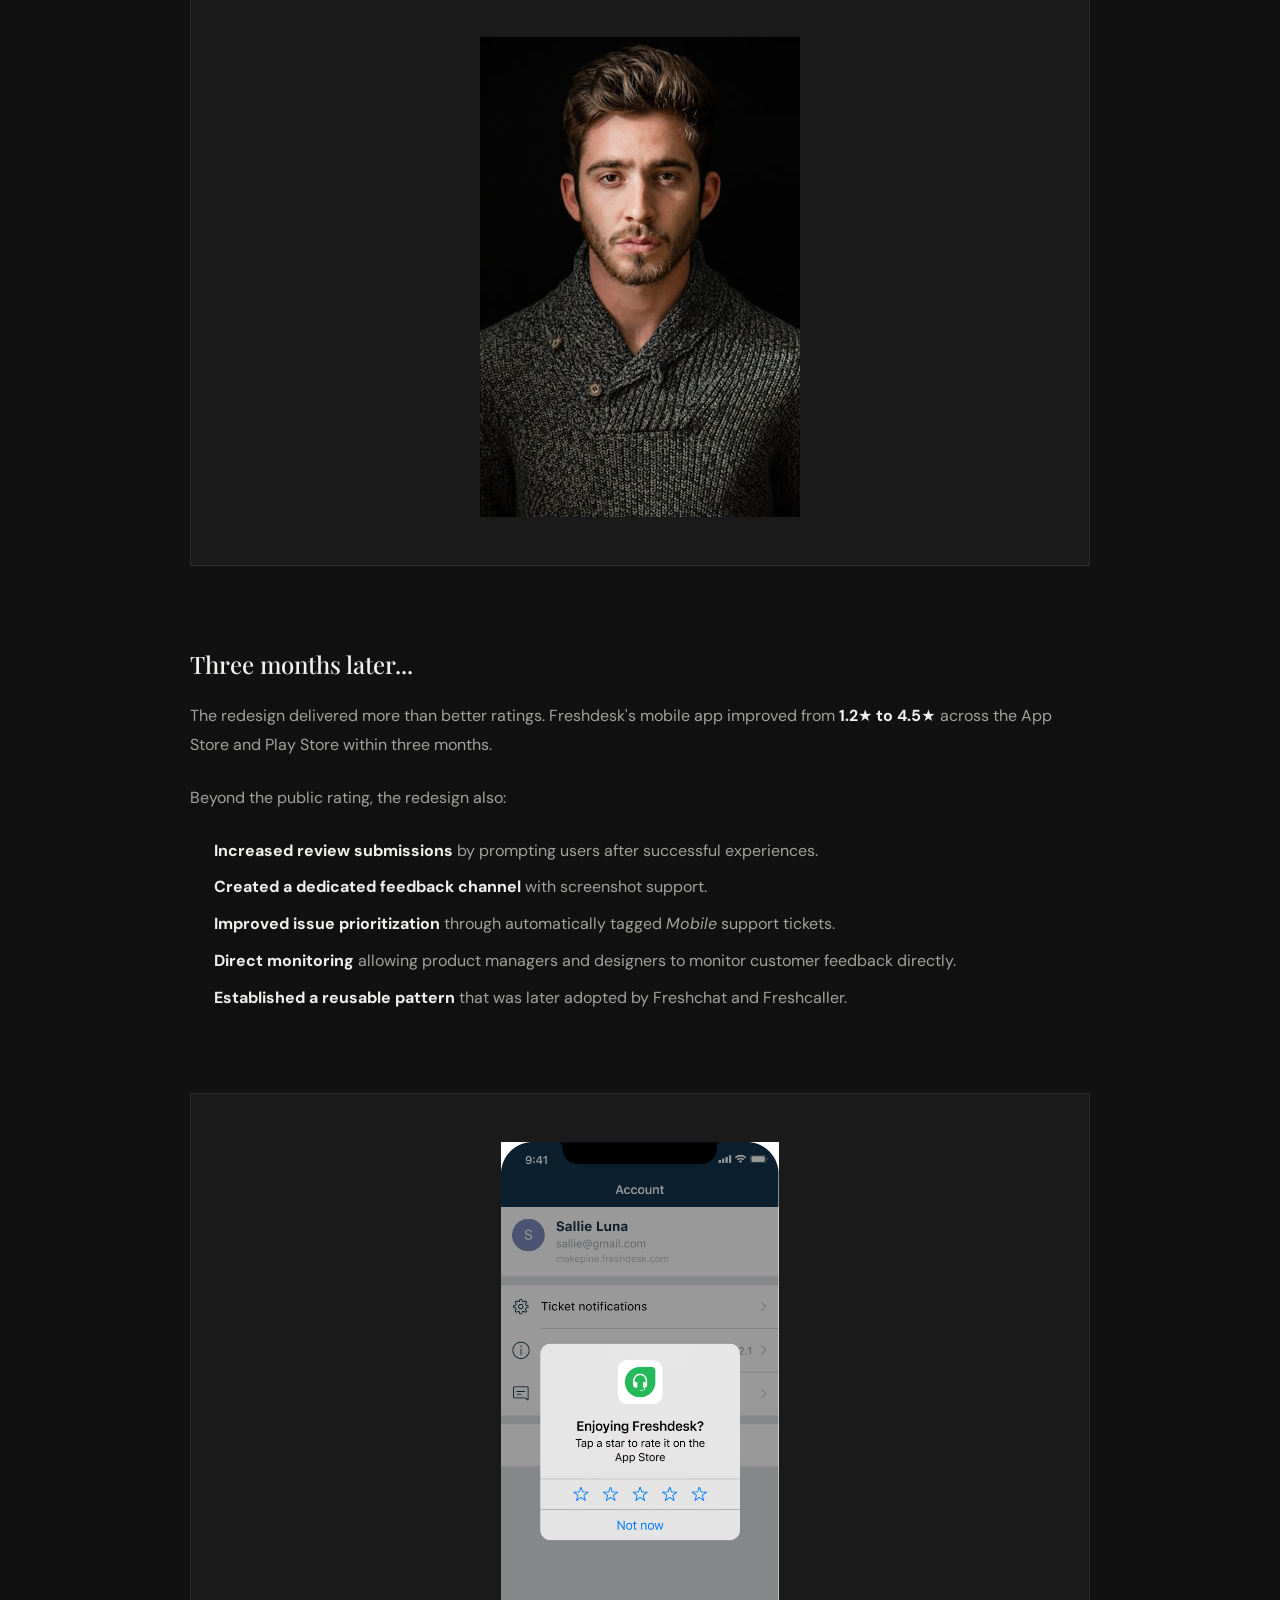
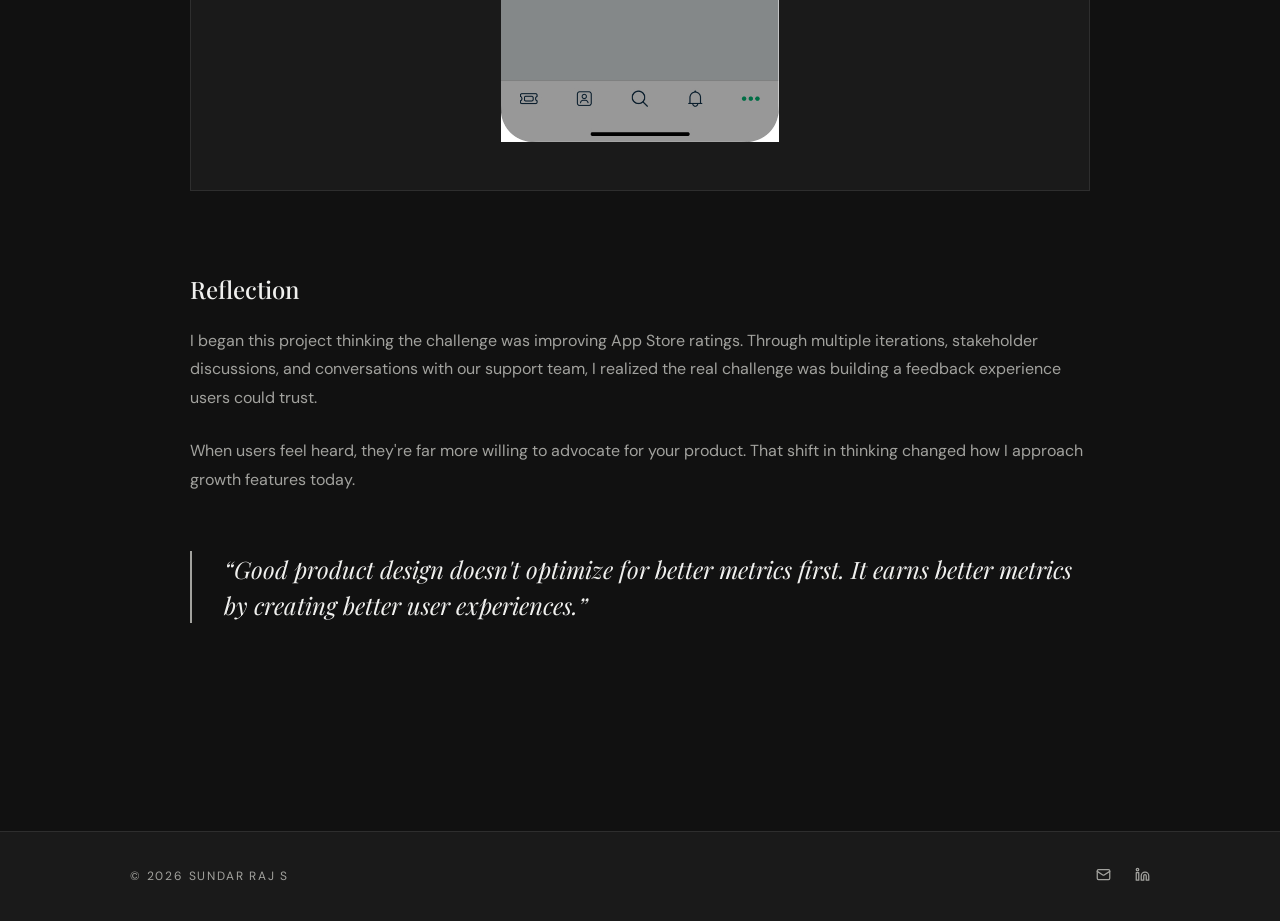
<file: freshdesk-case-study.html>
<!DOCTYPE html>
<html lang="en">
<head>
  <meta charset="UTF-8">
  <meta name="viewport" content="width=device-width, initial-scale=1.0">
  <meta name="description" content="Freshdesk mobile feedback redesign case study by Sundar Raj S, Lead Product Designer.">
  <title>Freshdesk Mobile Feedback Case Study - Sundar Raj S</title>
  <link rel="stylesheet" href="style.css?v=1.0.1">
  <link rel="icon" type="image/png" href="assets/images/favicon.png">
  
  <!-- Microsoft Clarity -->
  <script type="text/javascript">
      (function(c,l,a,r,i,t,y){
          c[a]=c[a]||function(){(c[a].q=c[a].q||[]).push(arguments)};
          t=l.createElement(r);t.async=1;t.src="https://www.clarity.ms/tag/"+i;
          y=l.getElementsByTagName(r)[0];y.parentNode.insertBefore(t,y);
      })(window, document, "clarity", "script", "xtdjxrdz0n");
  </script>
</head>
<body>

  <!-- Navigation Header -->
  <header id="main-header">
    <nav class="nav-container">
      <a href="index.html" class="nav-logo">Sundar Raj S</a>
      
      <ul class="nav-links" id="nav-links">
        <li><a href="index.html" class="nav-link">About</a></li>
        <li><a href="projects.html" class="nav-link active">Projects</a></li>
        <li><a href="resume.html" class="nav-link">Resume</a></li>
      </ul>

      <div class="nav-controls">
        <a href="contact.html" class="btn-work">Work with me</a>

        <!-- Mobile Menu Trigger -->
        <button id="menu-btn" class="menu-toggle-btn" aria-label="Toggle navigation menu" aria-expanded="false" aria-controls="nav-links">
          <span class="menu-bar"></span>
          <span class="menu-bar"></span>
          <span class="menu-bar"></span>
        </button>
      </div>
    </nav>
  </header>

  <main>
    <section class="case-study-page-section">
      <div class="container">
        
        <!-- Back button -->
        <a href="projects.html" class="case-study-back-link">
          <svg viewBox="0 0 24 24" fill="none" stroke="currentColor" stroke-width="2.5" stroke-linecap="round" stroke-linejoin="round">
            <line x1="19" y1="12" x2="5" y2="12"></line>
            <polyline points="12 19 5 12 12 5"></polyline>
          </svg>
          Back to Projects
        </a>

        <!-- Hero Section -->
        <div class="case-study-hero">
          <h1 class="case-study-title">How redesigning feedback improved Freshdesk from 1.2★ to 4.5★</h1>
          <p class="case-study-subtitle">Redesigned Freshdesk's mobile feedback and review experience to improve App Store ratings, create a transparent review flow, and establish a scalable feedback system that enabled the product team to learn directly from users.</p>
          
          <!-- Metadata Table -->
          <div class="case-study-meta-grid">
            <div class="meta-item">
              <span class="meta-label">Product / Scope</span>
              <span class="meta-value">Freshworks (Freshdesk Mobile)<br>Android & iOS</span>
            </div>
            <div class="meta-item">
              <span class="meta-label">Timeline</span>
              <span class="meta-value">Q2 2019<br>Duration: 2 Months</span>
            </div>
            <div class="meta-item">
              <span class="meta-label">Skills Utilized</span>
              <span class="meta-value">UX Strategy, Mobile Design, Prototyping, Visual Design</span>
            </div>
            <div class="meta-item">
              <span class="meta-label">Key Impact</span>
              <span class="meta-value">1.2★ → 4.5★ App Store rating<br>Standardized feedback loop</span>
            </div>
          </div>
        </div>

        <!-- Case Study Content -->
        <div class="case-study-content">
          
          <!-- Hero Mockup Display -->
          <div class="case-study-full-image" style="margin-top: 0; margin-bottom: 5rem;">
            <img src="assets/images/case-study/freshdesk_image_1.jpeg" alt="Freshdesk mobile rating screens progression" class="reveal">
          </div>

          <!-- Section 1: The Problem -->
          <div class="case-study-section reveal">
            <h2 class="case-study-section-title">The Problem</h2>
            <p>Despite being used daily by customer support teams, the app held a <strong>1.2★ rating</strong> across the App Store and Play Store. The obvious solution was to ask more users for reviews. The better solution was to redesign how we listened to them.</p>
          </div>

          <div class="case-study-full-image reveal">
            <img src="assets/images/case-study/freshdesk_image_4.png" alt="Freshdesk 1.2 star rating App Store and Play Store listings">
          </div>

          <!-- Section 2: Why it Mattered -->
          <div class="case-study-section reveal">
            <h2 class="case-study-section-title">Why this mattered</h2>
            <p>App store ratings influence whether people download an app before they ever experience it. Low ratings affected user confidence, but another problem existed internally.</p>
            <p>Mobile feedback was mixed with general support tickets, making it difficult for designers and product managers to identify recurring issues and prioritize improvements. The challenge wasn't just increasing ratings. <strong>It was building a better feedback loop between users and the product team.</strong></p>
          </div>

          <!-- Section 3: Obvious Solution -->
          <div class="case-study-section reveal">
            <h2 class="case-study-section-title">The obvious solution wasn't the right one</h2>
            <p>The first version was simple: five stars sent you straight to the App Store, anything less opened a feedback form. It would have worked - ratings would've gone up.</p>
            <p>But users weren't choosing to rate us; they were being routed there without knowing it. I brought this to our Product Manager as a <strong>dark pattern</strong>, not a growth tactic, and made the case that we'd be trading a real metric today for a trust problem later. We agreed to slow down and try something more honest, even though it meant giving up the fast path to a rating bump.</p>
          </div>

          <div class="case-study-full-image reveal">
            <img src="assets/images/case-study/freshdesk_image_5.png" alt="First iteration: feedback rating redirection dark pattern">
          </div>

          <!-- Section 4: Transparency -->
          <div class="case-study-section reveal">
            <h2 class="case-study-section-title">Transparency solved one problem, but created another</h2>
            <p>Our next iteration separated the actions into two clear choices: <strong>Rate Us</strong> or <strong>Give Feedback</strong>. The experience became honest and aligned with user expectations, but engagement remained lower than expected.</p>
            <p>Users now understood their choices, yet we were still asking for reviews without considering whether they had actually experienced enough value. The problem wasn't the interface. <strong>It was the timing.</strong></p>
          </div>

          <div class="case-study-full-image reveal">
            <img src="assets/images/case-study/freshdesk_image_6.png" alt="Second iteration: split choice feedback UI and native rating prompt options">
          </div>

          <!-- Section 5: The Solution -->
          <div class="case-study-section reveal">
            <h2 class="case-study-section-title">We were asking at the wrong moment</h2>
            <p>Instead of asking everyone for a review, I focused on identifying when users were most likely to feel successful. The review prompt appeared <strong>only after users had resolved five tickets</strong> or had actively used the app for ten days.</p>
            <p>Rather than sending users directly to the store, we asked a simple question: <strong>"Love Freshdesk? You've resolved a few tickets using the app. Is it worth a 5-star rating?"</strong></p>
            <p>Users who selected <strong>No</strong> were immediately given an opportunity to explain their experience through an in-app feedback form, while users who selected <strong>Yes</strong> were taken directly to the platform's native review flow.</p>
            <p>This balanced business goals with user trust while respecting Apple's and Google's limitations on how frequently native review prompts could appear.</p>
          </div>

          <div class="case-study-full-image reveal">
            <img src="assets/images/case-study/freshdesk_image_7.png" alt="Final value-triggered mobile rating experience flow">
          </div>

          <!-- Section 6: Direct Feedback System -->
          <div class="case-study-section reveal">
            <h2 class="case-study-section-title">Ratings weren't our only blind spot</h2>
            <p>While redesigning the review experience, we uncovered another opportunity. Feedback submitted from mobile devices wasn't distinguishable from other support requests.</p>
            <p>To solve this, every submission created through <em>Give Feedback</em> automatically generated a support ticket tagged <strong>Mobile</strong>, with optional screenshot attachments. This gave product managers and designers direct visibility into mobile-specific issues without relying solely on support summaries. Instead of simply increasing ratings, we created a continuous feedback system that improved how the team learned from users.</p>
          </div>

          <div class="case-study-full-image reveal">
            <img src="assets/images/case-study/freshdesk_image_12.jpeg" alt="Screenshot of customer ticket creation with Mobile tag and screenshot support">
          </div>

          <!-- Section 7: Impact metrics -->
          <div class="case-study-section reveal">
            <h2 class="case-study-section-title">Three months later...</h2>
            <p>The redesign delivered more than better ratings. Freshdesk's mobile app improved from <strong>1.2★ to 4.5★</strong> across the App Store and Play Store within three months.</p>
            
            <p>Beyond the public rating, the redesign also:</p>
            <ul style="color: var(--text-muted); line-height: 1.8; margin-left: 1.5rem; margin-bottom: 2rem; font-size: 1rem;">
              <li style="margin-bottom: 0.5rem;"><strong style="color: var(--text-primary);">Increased review submissions</strong> by prompting users after successful experiences.</li>
              <li style="margin-bottom: 0.5rem;"><strong style="color: var(--text-primary);">Created a dedicated feedback channel</strong> with screenshot support.</li>
              <li style="margin-bottom: 0.5rem;"><strong style="color: var(--text-primary);">Improved issue prioritization</strong> through automatically tagged <em>Mobile</em> support tickets.</li>
              <li style="margin-bottom: 0.5rem;"><strong style="color: var(--text-primary);">Direct monitoring</strong> allowing product managers and designers to monitor customer feedback directly.</li>
              <li style="margin-bottom: 0.5rem;"><strong style="color: var(--text-primary);">Established a reusable pattern</strong> that was later adopted by Freshchat and Freshcaller.</li>
            </ul>
          </div>

          <div class="case-study-full-image reveal">
            <img src="assets/images/case-study/freshdesk_image_2.jpeg" alt="Freshdesk 4.5 star rating marketplace listing screenshot">
          </div>

          <!-- Quote / Reflection -->
          <div class="case-study-section reveal">
            <h2 class="case-study-section-title">Reflection</h2>
            <p>I began this project thinking the challenge was improving App Store ratings. Through multiple iterations, stakeholder discussions, and conversations with our support team, I realized the real challenge was building a feedback experience users could trust.</p>
            <p>When users feel heard, they're far more willing to advocate for your product. That shift in thinking changed how I approach growth features today.</p>
            
            <blockquote class="case-study-quote">
              “Good product design doesn't optimize for better metrics first. It earns better metrics by creating better user experiences.”
            </blockquote>
          </div>

        </div>
      </div>
    </section>
  </main>

  <!-- Footer -->
  <footer class="main-footer">
    <div class="container footer-container">
      <p>&copy; 2026 Sundar Raj S</p>
      <div class="social-links">
        <a href="mailto:sundar.selvanathan@gmail.com" aria-label="Email">
          <svg viewBox="0 0 24 24" fill="none" stroke="currentColor" stroke-width="2" stroke-linecap="round" stroke-linejoin="round">
            <rect width="20" height="16" x="2" y="4" rx="2"></rect>
            <path d="m22 7-8.97 5.7a1.94 1.94 0 0 1-2.06 0L2 7"></path>
          </svg>
        </a>
        <a href="https://linkedin.com/in/sundarrajs" target="_blank" rel="noopener noreferrer" aria-label="LinkedIn">
          <svg viewBox="0 0 24 24" fill="none" stroke="currentColor" stroke-width="2" stroke-linecap="round" stroke-linejoin="round">
            <path d="M16 8a6 6 0 0 1 6 6v7h-4v-7a2 2 0 0 0-2-2 2 2 0 0 0-2 2v7h-4v-7a6 6 0 0 1 6-6z"></path>
            <rect width="4" height="12" x="2" y="9"></rect>
            <circle cx="4" cy="4" r="2"></circle>
          </svg>
        </a>
      </div>
    </div>
  </footer>

  <script src="script.js?v=1.0.1"></script>
</body>
</html>
</file>
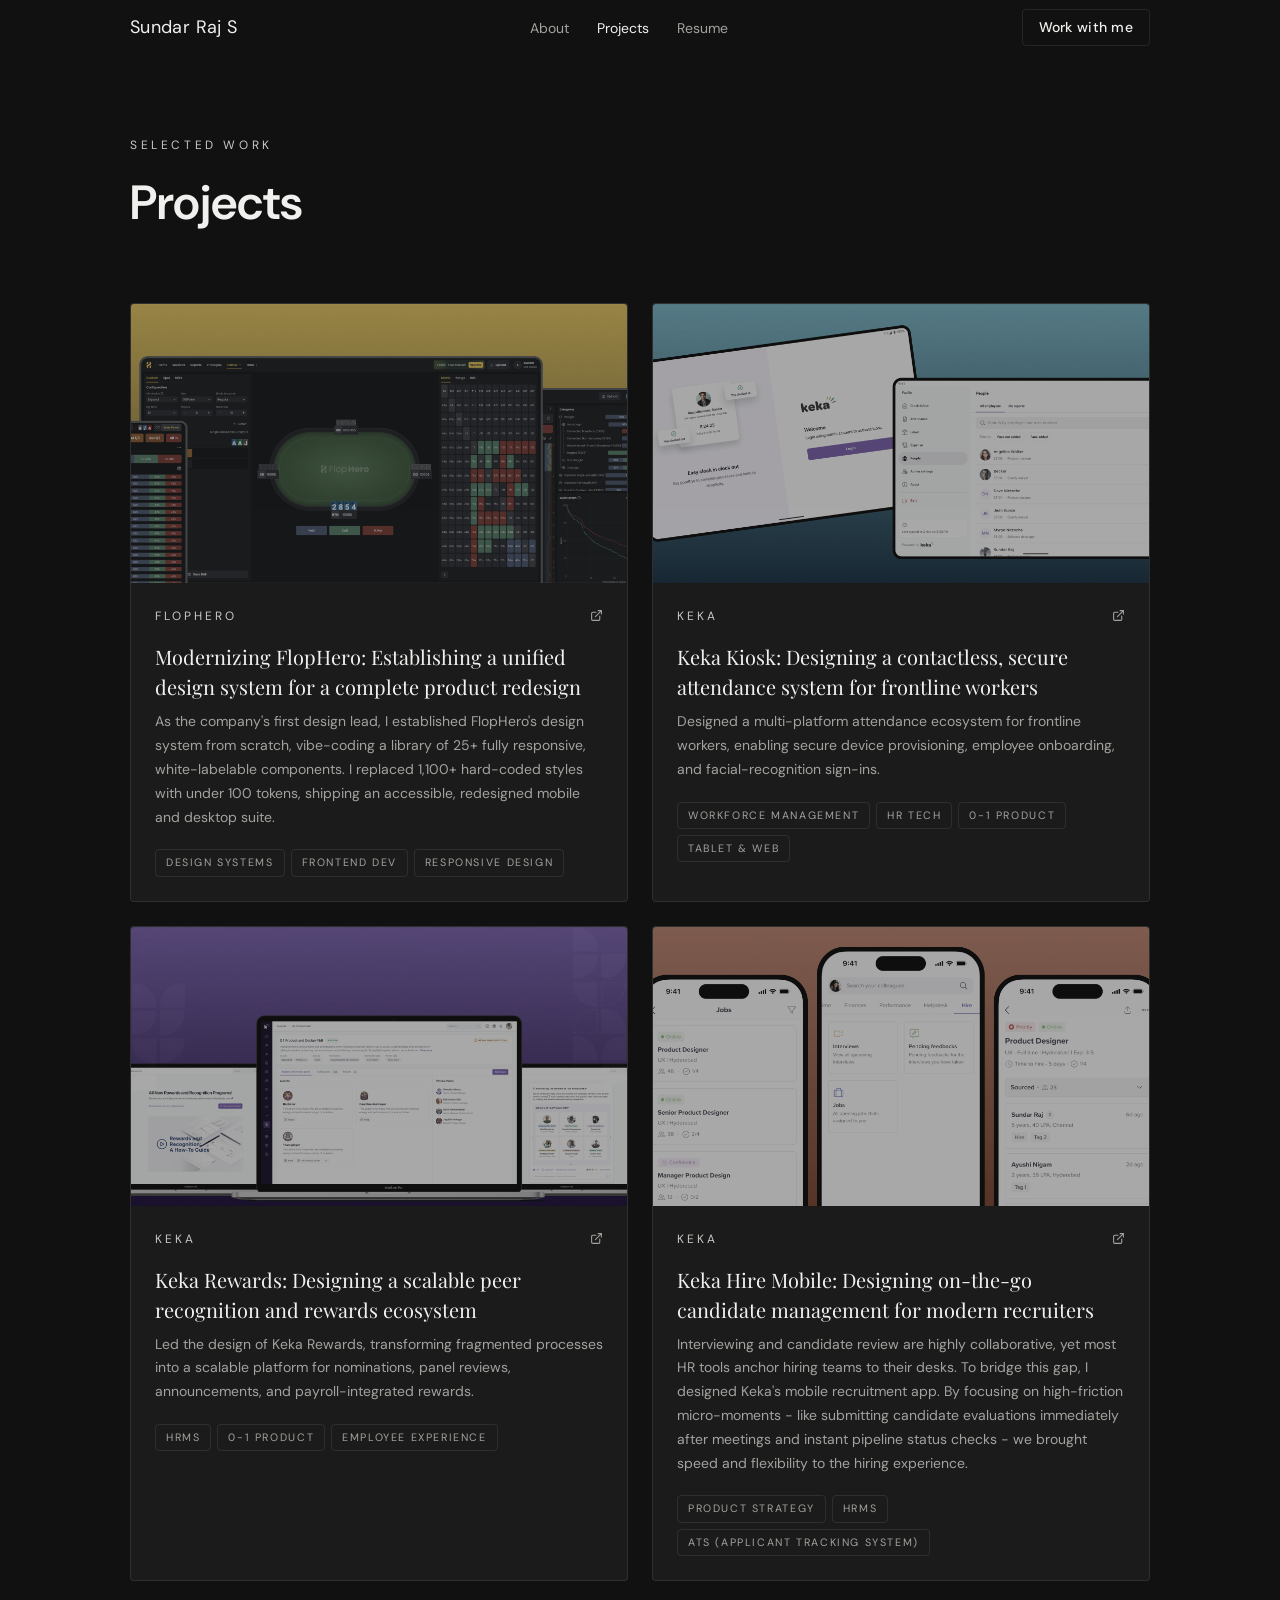
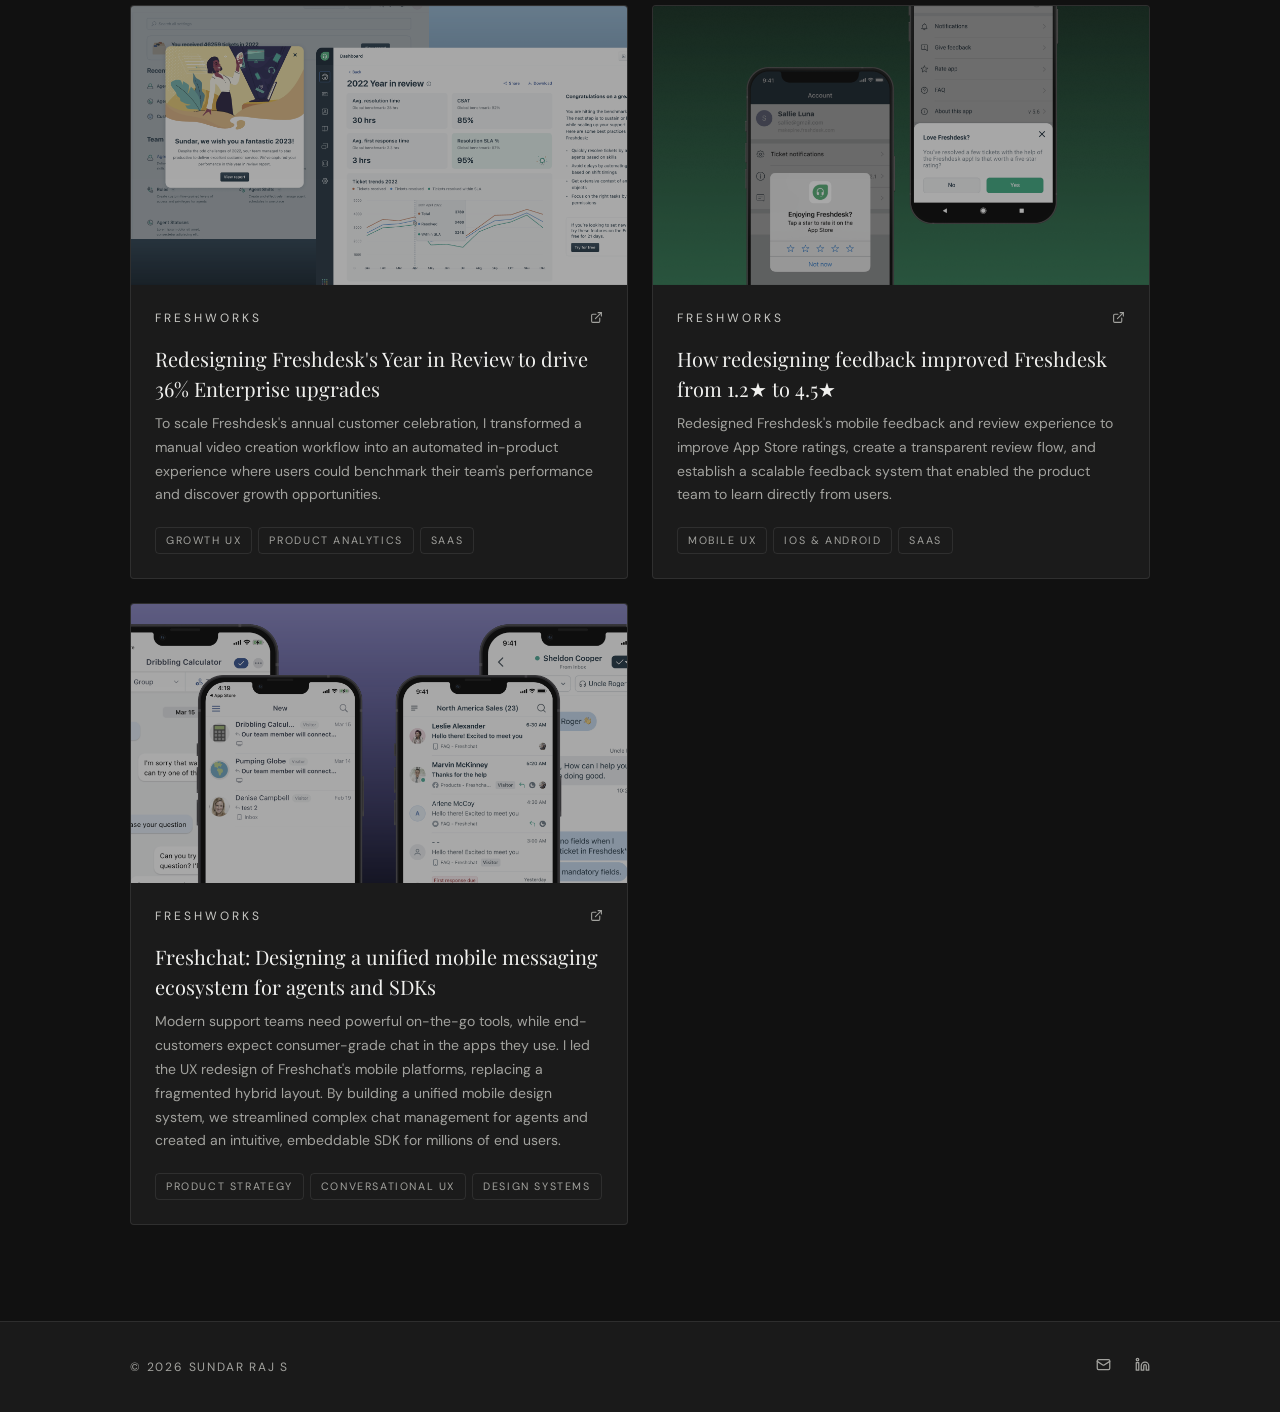
<file: projects.html>
<!DOCTYPE html>
<html lang="en">
<head>
  <meta charset="UTF-8">
  <meta name="viewport" content="width=device-width, initial-scale=1.0">
  <title>Projects | Sundar Raj S</title>
  <meta name="description" content="Selected work by Sundar Raj S - Projects spanning mobile UX, HRMS, design systems, and conversational AI.">
  
  <link rel="stylesheet" href="style.css?v=1.0.1">
  <link rel="icon" type="image/png" href="assets/images/favicon.png">
  
  <!-- Microsoft Clarity -->
  <script type="text/javascript">
      (function(c,l,a,r,i,t,y){
          c[a]=c[a]||function(){(c[a].q=c[a].q||[]).push(arguments)};
          t=l.createElement(r);t.async=1;t.src="https://www.clarity.ms/tag/"+i;
          y=l.getElementsByTagName(r)[0];y.parentNode.insertBefore(t,y);
      })(window, document, "clarity", "script", "xtdjxrdz0n");
  </script>
</head>
<body>

  <!-- Header & Navigation -->
  <header id="main-header">
    <nav class="nav-container">
      <a href="index.html" class="nav-logo">Sundar Raj S</a>
      
      <ul class="nav-links" id="nav-links">
        <li><a href="index.html" class="nav-link">About</a></li>
        <li><a href="projects.html" class="nav-link active">Projects</a></li>
        <li><a href="resume.html" class="nav-link">Resume</a></li>
      </ul>

      <div class="nav-controls">
        <a href="contact.html" class="btn-work">Work with me</a>

        <button id="menu-btn" class="menu-toggle-btn" aria-label="Toggle navigation menu" aria-expanded="false" aria-controls="nav-links">
          <span class="menu-bar"></span>
          <span class="menu-bar"></span>
          <span class="menu-bar"></span>
        </button>
      </div>
    </nav>
  </header>

  <main>
    <section class="projects-page-section">
      <div class="container">
        <div class="page-header reveal">
          <span class="section-subtitle">Selected Work</span>
          <h1 class="page-title">Projects</h1>
        </div>

        <div class="projects-grid reveal-stagger">
          <!-- Project 1: FlopHero Design System -->
          <a href="https://www.figma.com/proto/brfTWLVLjNXgGkusMZXAan/Flophero---App-modernization?node-id=1-12493&viewport=235%2C183%2C0.57&t=0TmITDCFN2LDZJGP-1&scaling=min-zoom&content-scaling=fixed&page-id=0%3A1" target="_blank" rel="noopener noreferrer" class="project-card reveal" style="--stagger-index: 0; text-decoration: none; color: inherit; display: block;">
            <div class="project-card-image">
              <img src="assets/images/case-study/flophero_banner.png" alt="FlopHero design system banner">
            </div>
            <div class="project-card-content">
              <div style="display:flex;align-items:flex-start;justify-content:space-between;margin-bottom:0.5rem">
                <span class="project-meta">FlopHero</span>
                <svg width="13" height="13" viewBox="0 0 24 24" fill="none" stroke="currentColor" stroke-width="2" stroke-linecap="round" stroke-linejoin="round" style="color:var(--text-muted);margin-top:0.125rem;flex-shrink:0">
                  <path d="M18 13v6a2 2 0 0 1-2 2H5a2 2 0 0 1-2-2V8a2 2 0 0 1 2-2h6"></path>
                  <polyline points="15 3 21 3 21 9"></polyline>
                  <line x1="10" y1="14" x2="21" y2="3"></line>
                </svg>
              </div>
              <h3>Modernizing FlopHero: Establishing a unified design system for a complete product redesign</h3>
              <p>As the company's first design lead, I established FlopHero's design system from scratch, vibe-coding a library of 25+ fully responsive, white-labelable components. I replaced 1,100+ hard-coded styles with under 100 tokens, shipping an accessible, redesigned mobile and desktop suite.</p>
              <div class="project-tags">
                <span class="badge">Design Systems</span>
                <span class="badge">Frontend Dev</span>
                <span class="badge">Responsive Design</span>
              </div>
            </div>
          </a>

          <!-- Project 2: Keka Kiosk -->
          <a href="https://www.figma.com/proto/9e7sIHmRS4ksydPuWHQAsM/Keka---Kiosk-app?node-id=3001-2502&viewport=838%2C143%2C0.53&t=90IKi70VnqGnGCPE-1&scaling=min-zoom&content-scaling=fixed&page-id=0%3A1" target="_blank" rel="noopener noreferrer" class="project-card reveal" style="--stagger-index: 1; text-decoration: none; color: inherit; display: block;">
            <div class="project-card-image">
              <img src="assets/images/case-study/keka_kiosk_banner.png" alt="Keka Kiosk banner">
            </div>
            <div class="project-card-content">
              <div style="display:flex;align-items:flex-start;justify-content:space-between;margin-bottom:0.5rem">
                <span class="project-meta">Keka</span>
                <svg width="13" height="13" viewBox="0 0 24 24" fill="none" stroke="currentColor" stroke-width="2" stroke-linecap="round" stroke-linejoin="round" style="color:var(--text-muted);margin-top:0.125rem;flex-shrink:0">
                  <path d="M18 13v6a2 2 0 0 1-2 2H5a2 2 0 0 1-2-2V8a2 2 0 0 1 2-2h6"></path>
                  <polyline points="15 3 21 3 21 9"></polyline>
                  <line x1="10" y1="14" x2="21" y2="3"></line>
                </svg>
              </div>
              <h3>Keka Kiosk: Designing a contactless, secure attendance system for frontline workers</h3>
              <p>Designed a multi-platform attendance ecosystem for frontline workers, enabling secure device provisioning, employee onboarding, and facial-recognition sign-ins.</p>
              <div class="project-tags">
                <span class="badge">Workforce Management</span>
                <span class="badge">HR Tech</span>
                <span class="badge">0-1 Product</span>
                <span class="badge">Tablet & Web</span>
              </div>
            </div>
          </a>

          <!-- Project 3: Keka Rewards -->
          <a href="https://www.figma.com/proto/hSyGkIKfVgwr5uWxGYdByZ/Keka---Rewards?node-id=5001-3952&viewport=571%2C612%2C0.41&t=yItFJfUKzdrM9JUm-1&scaling=min-zoom&content-scaling=fixed&page-id=0%3A1" target="_blank" rel="noopener noreferrer" class="project-card reveal" style="--stagger-index: 2; text-decoration: none; color: inherit; display: block;">
            <div class="project-card-image">
              <img src="assets/images/case-study/keka_rewards_banner.png" alt="Keka Rewards banner">
            </div>
            <div class="project-card-content">
              <div style="display:flex;align-items:flex-start;justify-content:space-between;margin-bottom:0.5rem">
                <span class="project-meta">Keka</span>
                <svg width="13" height="13" viewBox="0 0 24 24" fill="none" stroke="currentColor" stroke-width="2" stroke-linecap="round" stroke-linejoin="round" style="color:var(--text-muted);margin-top:0.125rem;flex-shrink:0">
                  <path d="M18 13v6a2 2 0 0 1-2 2H5a2 2 0 0 1-2-2V8a2 2 0 0 1 2-2h6"></path>
                  <polyline points="15 3 21 3 21 9"></polyline>
                  <line x1="10" y1="14" x2="21" y2="3"></line>
                </svg>
              </div>
              <h3>Keka Rewards: Designing a scalable peer recognition and rewards ecosystem</h3>
              <p>Led the design of Keka Rewards, transforming fragmented processes into a scalable platform for nominations, panel reviews, announcements, and payroll-integrated rewards.</p>
              <div class="project-tags">
                <span class="badge">HRMS</span>
                <span class="badge">0-1 Product</span>
                <span class="badge">Employee Experience</span>
              </div>
            </div>
          </a>

          <!-- Project 4: Keka Hire on Mobile -->
          <a href="https://www.figma.com/proto/6fFkNJkM8wOYILMckRoS2Y/Keka---Hire-on-mobile?node-id=7001-103&viewport=271%2C33%2C0.36&t=mNNOmHEvD7CALgHb-1&scaling=min-zoom&content-scaling=fixed&page-id=0%3A1" target="_blank" rel="noopener noreferrer" class="project-card reveal" style="--stagger-index: 3; text-decoration: none; color: inherit; display: block;">
            <div class="project-card-image">
              <img src="assets/images/case-study/keka_hire_banner.png" alt="Keka Hire on Mobile banner">
            </div>
            <div class="project-card-content">
              <div style="display:flex;align-items:flex-start;justify-content:space-between;margin-bottom:0.5rem">
                <span class="project-meta">Keka</span>
                <svg width="13" height="13" viewBox="0 0 24 24" fill="none" stroke="currentColor" stroke-width="2" stroke-linecap="round" stroke-linejoin="round" style="color:var(--text-muted);margin-top:0.125rem;flex-shrink:0">
                  <path d="M18 13v6a2 2 0 0 1-2 2H5a2 2 0 0 1-2-2V8a2 2 0 0 1 2-2h6"></path>
                  <polyline points="15 3 21 3 21 9"></polyline>
                  <line x1="10" y1="14" x2="21" y2="3"></line>
                </svg>
              </div>
              <h3>Keka Hire Mobile: Designing on-the-go candidate management for modern recruiters</h3>
              <p>Interviewing and candidate review are highly collaborative, yet most HR tools anchor hiring teams to their desks. To bridge this gap, I designed Keka's mobile recruitment app. By focusing on high-friction micro-moments - like submitting candidate evaluations immediately after meetings and instant pipeline status checks - we brought speed and flexibility to the hiring experience.</p>
              <div class="project-tags">
                <span class="badge">Product Strategy</span>
                <span class="badge">HRMS</span>
                <span class="badge">ATS (Applicant Tracking System)</span>
              </div>
            </div>
          </a>

          <!-- Project 5: Freshworks Year in Review -->
          <a href="https://www.figma.com/proto/yX1S6lT08AJZ9DGNMPYEyR/Freshdesk---Year-in-review?node-id=3001-2802&viewport=1388%2C522%2C1.28&t=HgxBTeqT3Cr8x9Y5-1&scaling=min-zoom&content-scaling=fixed&page-id=0%3A1" target="_blank" rel="noopener noreferrer" class="project-card reveal" style="--stagger-index: 4; text-decoration: none; color: inherit; display: block;">
            <div class="project-card-image">
              <img src="assets/images/case-study/freshdesk_year_in_review_banner.png" alt="Freshdesk Year in Review banner">
            </div>
            <div class="project-card-content">
              <div style="display:flex;align-items:flex-start;justify-content:space-between;margin-bottom:0.5rem">
                <span class="project-meta">Freshworks</span>
                <svg width="13" height="13" viewBox="0 0 24 24" fill="none" stroke="currentColor" stroke-width="2" stroke-linecap="round" stroke-linejoin="round" style="color:var(--text-muted);margin-top:0.125rem;flex-shrink:0">
                  <path d="M18 13v6a2 2 0 0 1-2 2H5a2 2 0 0 1-2-2V8a2 2 0 0 1 2-2h6"></path>
                  <polyline points="15 3 21 3 21 9"></polyline>
                  <line x1="10" y1="14" x2="21" y2="3"></line>
                </svg>
              </div>
              <h3>Redesigning Freshdesk's Year in Review to drive 36% Enterprise upgrades</h3>
              <p>To scale Freshdesk's annual customer celebration, I transformed a manual video creation workflow into an automated in-product experience where users could benchmark their team's performance and discover growth opportunities.</p>
              <div class="project-tags">
                <span class="badge">Growth UX</span>
                <span class="badge">Product Analytics</span>
                <span class="badge">SaaS</span>
              </div>
            </div>
          </a>

          <!-- Project 6: Freshdesk Rating System -->
          <a href="https://www.figma.com/proto/rvCkpogcER1merHVIzTw6K/Freshdesk---Mobile-Feedback-system?node-id=1001-5619&viewport=548%2C645%2C1.5&t=t30JK94zOmAD2r9b-1&scaling=min-zoom&content-scaling=fixed&page-id=0%3A1" target="_blank" rel="noopener noreferrer" class="project-card reveal" style="--stagger-index: 5; text-decoration: none; color: inherit; display: block;">
            <div class="project-card-image">
              <img src="assets/images/case-study/freshdesk_banner.png" alt="How redesigning feedback improved Freshdesk from 1.2★ to 4.5★">
            </div>
            <div class="project-card-content">
              <div style="display:flex;align-items:flex-start;justify-content:space-between;margin-bottom:0.5rem">
                <span class="project-meta">Freshworks</span>
                <svg width="13" height="13" viewBox="0 0 24 24" fill="none" stroke="currentColor" stroke-width="2" stroke-linecap="round" stroke-linejoin="round" style="color:var(--text-muted);margin-top:0.125rem;flex-shrink:0">
                  <path d="M18 13v6a2 2 0 0 1-2 2H5a2 2 0 0 1-2-2V8a2 2 0 0 1 2-2h6"></path>
                  <polyline points="15 3 21 3 21 9"></polyline>
                  <line x1="10" y1="14" x2="21" y2="3"></line>
                </svg>
              </div>
              <h3>How redesigning feedback improved Freshdesk from 1.2★ to 4.5★</h3>
              <p>Redesigned Freshdesk's mobile feedback and review experience to improve App Store ratings, create a transparent review flow, and establish a scalable feedback system that enabled the product team to learn directly from users.</p>
              <div class="project-tags">
                <span class="badge">Mobile UX</span>
                <span class="badge">iOS & Android</span>
                <span class="badge">SaaS</span>
              </div>
            </div>
          </a>

          <!-- Project 7: Freshchat Mobile Revamp -->
          <a href="https://www.figma.com/proto/ieshPQMq15YIqDcgpW1vqa/Freshchat---Product-and-SDK-revamp?node-id=5001-1209&viewport=881%2C45%2C0.13&t=L0a7n7n5jDDN2NKA-1&scaling=min-zoom&content-scaling=fixed&page-id=0%3A1" target="_blank" rel="noopener noreferrer" class="project-card reveal" style="--stagger-index: 6; text-decoration: none; color: inherit; display: block;">
            <div class="project-card-image">
              <img src="assets/images/case-study/freshchat_banner.png" alt="Freshchat Mobile Revamp banner">
            </div>
            <div class="project-card-content">
              <div style="display:flex;align-items:flex-start;justify-content:space-between;margin-bottom:0.5rem">
                <span class="project-meta">Freshworks</span>
                <svg width="13" height="13" viewBox="0 0 24 24" fill="none" stroke="currentColor" stroke-width="2" stroke-linecap="round" stroke-linejoin="round" style="color:var(--text-muted);margin-top:0.125rem;flex-shrink:0">
                  <path d="M18 13v6a2 2 0 0 1-2 2H5a2 2 0 0 1-2-2V8a2 2 0 0 1 2-2h6"></path>
                  <polyline points="15 3 21 3 21 9"></polyline>
                  <line x1="10" y1="14" x2="21" y2="3"></line>
                </svg>
              </div>
              <h3>Freshchat: Designing a unified mobile messaging ecosystem for agents and SDKs</h3>
              <p>Modern support teams need powerful on-the-go tools, while end-customers expect consumer-grade chat in the apps they use. I led the UX redesign of Freshchat's mobile platforms, replacing a fragmented hybrid layout. By building a unified mobile design system, we streamlined complex chat management for agents and created an intuitive, embeddable SDK for millions of end users.</p>
              <div class="project-tags">
                <span class="badge">Product Strategy</span>
                <span class="badge">Conversational UX</span>
                <span class="badge">Design Systems</span>
              </div>
            </div>
          </a>

        </div>
      </div>
    </section>
  </main>

  <!-- Footer -->
  <footer class="main-footer">
    <div class="container footer-container">
      <p>&copy; 2026 Sundar Raj S</p>
      <div class="social-links">
        <a href="mailto:sundar.selvanathan@gmail.com" aria-label="Email">
          <svg viewBox="0 0 24 24" fill="none" stroke="currentColor" stroke-width="2" stroke-linecap="round" stroke-linejoin="round">
            <rect width="20" height="16" x="2" y="4" rx="2"></rect>
            <path d="m22 7-8.97 5.7a1.94 1.94 0 0 1-2.06 0L2 7"></path>
          </svg>
        </a>
        <a href="https://linkedin.com/in/sundarrajs" target="_blank" rel="noopener noreferrer" aria-label="LinkedIn">
          <svg viewBox="0 0 24 24" fill="none" stroke="currentColor" stroke-width="2" stroke-linecap="round" stroke-linejoin="round">
            <path d="M16 8a6 6 0 0 1 6 6v7h-4v-7a2 2 0 0 0-2-2 2 2 0 0 0-2 2v7h-4v-7a6 6 0 0 1 6-6z"></path>
            <rect width="4" height="12" x="2" y="9"></rect>
            <circle cx="4" cy="4" r="2"></circle>
          </svg>
        </a>
      </div>
    </div>
  </footer>

  <script src="script.js?v=1.0.1"></script>
</body>
</html>
</file>
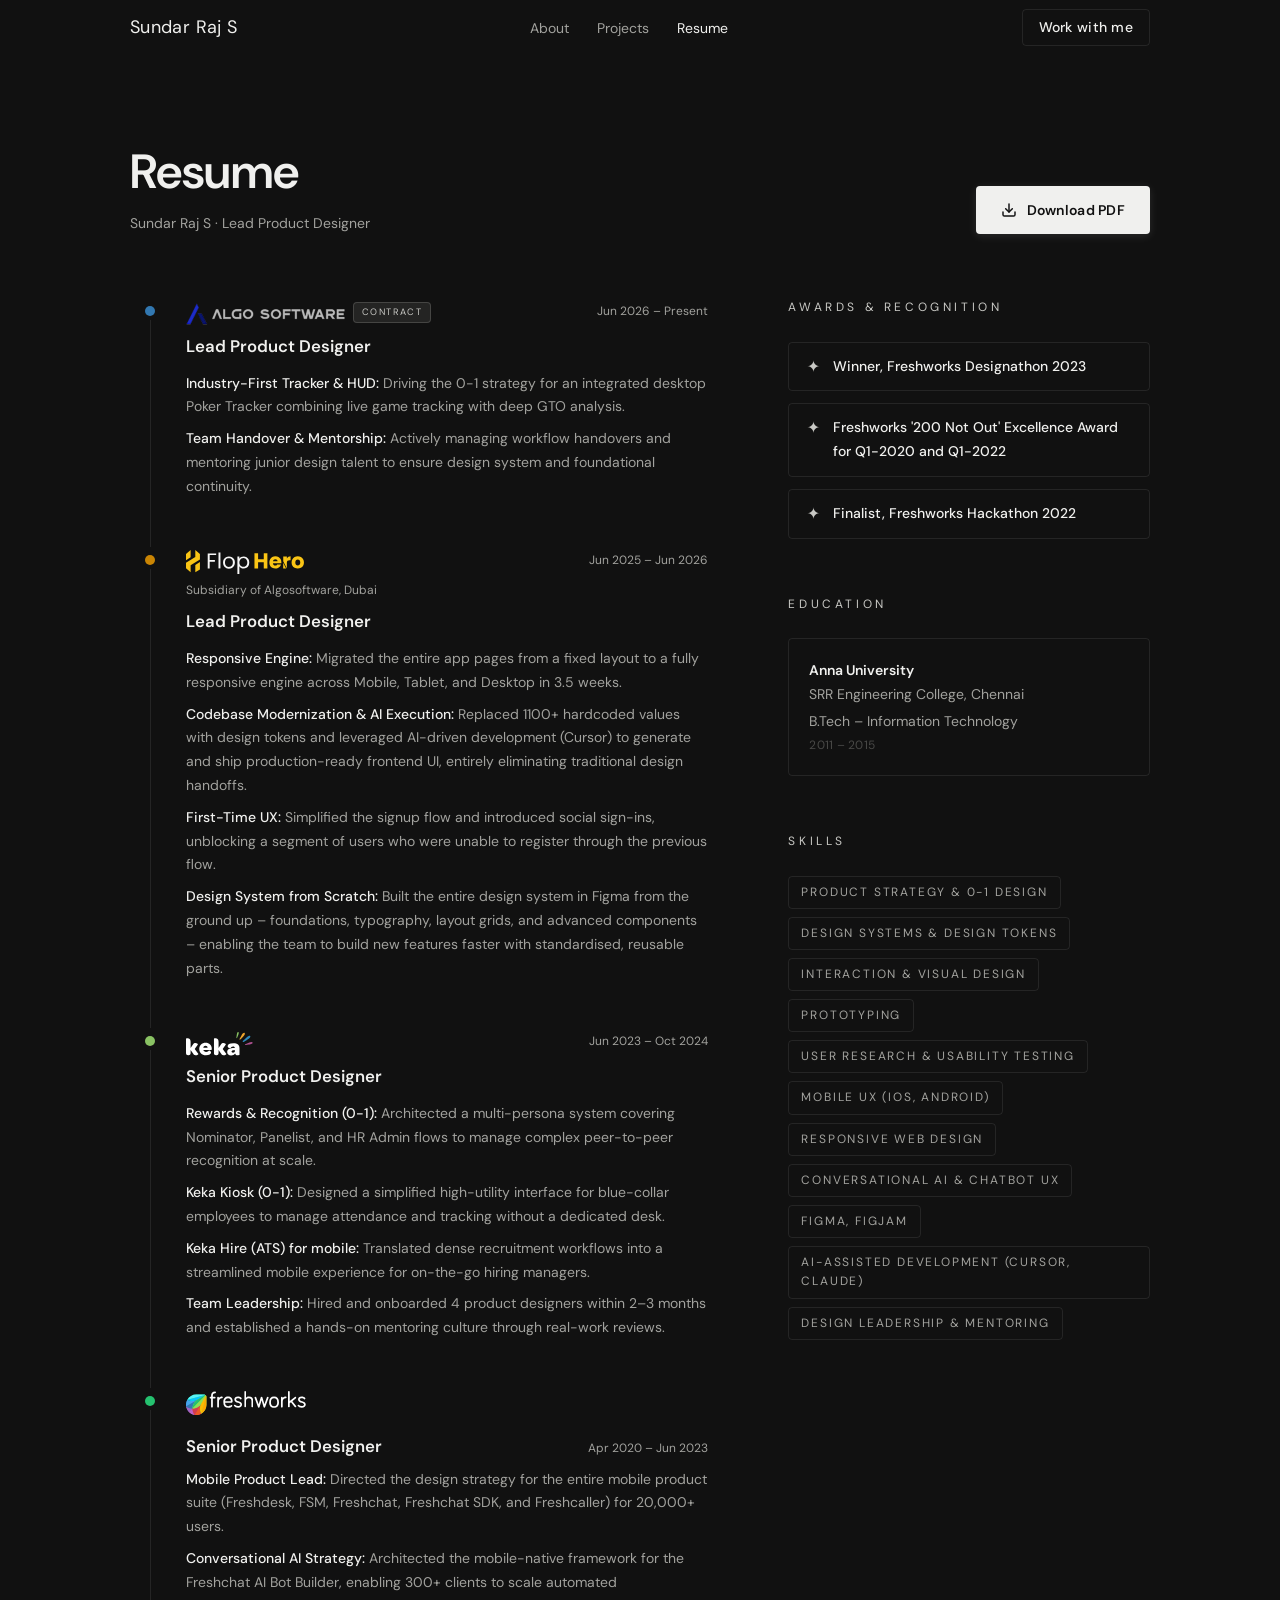
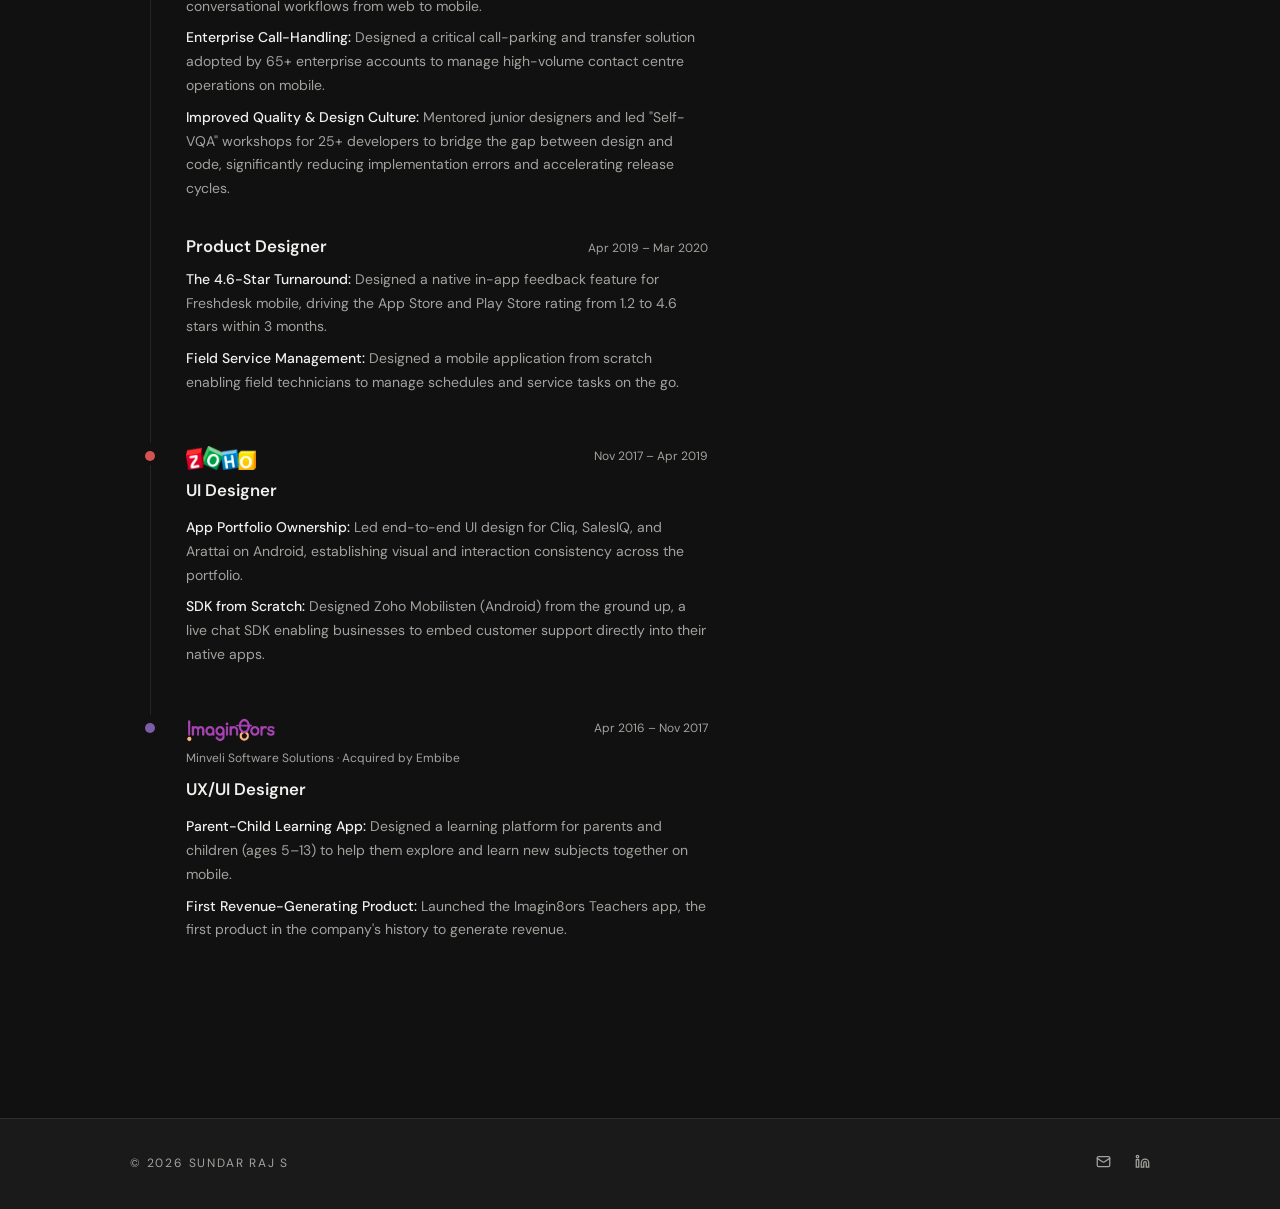
<file: resume.html>
<!DOCTYPE html>
<html lang="en">
<head>
  <meta charset="UTF-8">
  <meta name="viewport" content="width=device-width, initial-scale=1.0">
  <title>Resume | Sundar Raj S</title>
  <meta name="description" content="Resume of Sundar Raj S - Lead Product Designer with 10 years of experience across Freshworks, Keka, Zoho, and more.">
  
  <link rel="stylesheet" href="style.css?v=1.0.1">
  <link rel="icon" type="image/png" href="assets/images/favicon.png">
  
  <!-- Microsoft Clarity -->
  <script type="text/javascript">
      (function(c,l,a,r,i,t,y){
          c[a]=c[a]||function(){(c[a].q=c[a].q||[]).push(arguments)};
          t=l.createElement(r);t.async=1;t.src="https://www.clarity.ms/tag/"+i;
          y=l.getElementsByTagName(r)[0];y.parentNode.insertBefore(t,y);
      })(window, document, "clarity", "script", "xtdjxrdz0n");
  </script>
</head>
<body>

  <!-- Header & Navigation -->
  <header id="main-header">
    <nav class="nav-container">
      <a href="index.html" class="nav-logo">Sundar Raj S</a>
      
      <ul class="nav-links" id="nav-links">
        <li><a href="index.html" class="nav-link">About</a></li>
        <li><a href="projects.html" class="nav-link">Projects</a></li>
        <li><a href="resume.html" class="nav-link active">Resume</a></li>
      </ul>

      <div class="nav-controls">
        <a href="contact.html" class="btn-work">Work with me</a>

        <button id="menu-btn" class="menu-toggle-btn" aria-label="Toggle navigation menu" aria-expanded="false" aria-controls="nav-links">
          <span class="menu-bar"></span>
          <span class="menu-bar"></span>
          <span class="menu-bar"></span>
        </button>
      </div>
    </nav>
  </header>

  <main>
    <section class="resume-page-section">
      <div class="container">

        <!-- Header -->
        <div class="resume-header reveal">
          <div>
            <h1>Resume</h1>
            <p>Sundar Raj S · Lead Product Designer</p>
          </div>
          <a href="assets/Sundar%20Raj.pdf" download="Sundar Raj.pdf" class="btn-download">
            <svg viewBox="0 0 24 24" fill="none" stroke="currentColor" stroke-width="2" stroke-linecap="round" stroke-linejoin="round">
              <path d="M21 15v4a2 2 0 0 1-2 2H5a2 2 0 0 1-2-2v-4"></path>
              <polyline points="7 10 12 15 17 10"></polyline>
              <line x1="12" y1="15" x2="12" y2="3"></line>
            </svg>
            Download PDF
          </a>
        </div>

        <!-- Two-column Grid Layout -->
        <div class="resume-grid">
          
          <!-- Left Column: Timeline -->
          <div class="timeline">

            <!-- 1. Algosoftware -->
            <div class="timeline-entry reveal">
              <div class="timeline-dot-col">
                <div class="timeline-dot" style="background-color: #3278B1"></div>
              </div>
              <div class="timeline-card">
                <div class="timeline-card-header">
                  <div style="display:flex;align-items:center;gap:0.5rem;flex-wrap:wrap">
                    <span class="company-name">
                      <img src="assets/images/Algosoftware.png" alt="Algosoftware" class="company-logo">
                    </span>
                    <span class="current-badge">Contract</span>
                  </div>
                  <span class="timeline-period">Jun 2026 – Present</span>
                </div>
                <div class="role-row">
                  <span class="role-title">Lead Product Designer</span>
                </div>
                <div class="timeline-bullets">
                  <p><strong>Industry-First Tracker & HUD:</strong> Driving the 0-1 strategy for an integrated desktop Poker Tracker combining live game tracking with deep GTO analysis.</p>
                  <p><strong>Team Handover & Mentorship:</strong> Actively managing workflow handovers and mentoring junior design talent to ensure design system and foundational continuity.</p>
                </div>
              </div>
            </div>

            <!-- 2. FlopHero -->
            <div class="timeline-entry reveal">
              <div class="timeline-dot-col">
                <div class="timeline-dot" style="background-color: #CA8504"></div>
              </div>
              <div class="timeline-card">
                <div class="timeline-card-header">
                  <span class="company-name">
                    <img src="assets/images/Flophero.svg" alt="FlopHero" class="company-logo">
                  </span>
                  <span class="timeline-period">Jun 2025 – Jun 2026</span>
                </div>
                <p class="company-detail">Subsidiary of Algosoftware, Dubai</p>
                <div class="role-row">
                  <span class="role-title">Lead Product Designer</span>
                </div>
                <div class="timeline-bullets">
                  <p><strong>Responsive Engine:</strong> Migrated the entire app pages from a fixed layout to a fully responsive engine across Mobile, Tablet, and Desktop in 3.5 weeks.</p>
                  <p><strong>Codebase Modernization & AI Execution:</strong> Replaced 1100+ hardcoded values with design tokens and leveraged AI-driven development (Cursor) to generate and ship production-ready frontend UI, entirely eliminating traditional design handoffs.</p>
                  <p><strong>First-Time UX:</strong> Simplified the signup flow and introduced social sign-ins, unblocking a segment of users who were unable to register through the previous flow.</p>
                  <p><strong>Design System from Scratch:</strong> Built the entire design system in Figma from the ground up – foundations, typography, layout grids, and advanced components – enabling the team to build new features faster with standardised, reusable parts.</p>
                </div>
              </div>
            </div>

            <!-- 3. Keka -->
            <div class="timeline-entry reveal">
              <div class="timeline-dot-col">
                <div class="timeline-dot" style="background-color: #89C263"></div>
              </div>
              <div class="timeline-card">
                <div class="timeline-card-header">
                  <span class="company-name">
                    <img src="assets/images/Keka.svg" alt="Keka" class="company-logo">
                  </span>
                  <span class="timeline-period">Jun 2023 – Oct 2024</span>
                </div>
                <div class="role-row">
                  <span class="role-title">Senior Product Designer</span>
                </div>
                <div class="timeline-bullets">
                  <p><strong>Rewards & Recognition (0-1):</strong> Architected a multi-persona system covering Nominator, Panelist, and HR Admin flows to manage complex peer-to-peer recognition at scale.</p>
                  <p><strong>Keka Kiosk (0-1):</strong> Designed a simplified high-utility interface for blue-collar employees to manage attendance and tracking without a dedicated desk.</p>
                  <p><strong>Keka Hire (ATS) for mobile:</strong> Translated dense recruitment workflows into a streamlined mobile experience for on-the-go hiring managers.</p>
                  <p><strong>Team Leadership:</strong> Hired and onboarded 4 product designers within 2–3 months and established a hands-on mentoring culture through real-work reviews.</p>
                </div>
              </div>
            </div>

            <!-- 4. Freshworks -->
            <div class="timeline-entry reveal">
              <div class="timeline-dot-col">
                <div class="timeline-dot" style="background-color: #25C16F"></div>
              </div>
              <div class="timeline-card">
                <div class="timeline-card-header" style="margin-bottom: 1rem;">
                  <span class="company-name">
                    <img src="assets/images/freshworks.svg" alt="Freshworks" class="company-logo">
                  </span>
                </div>
                
                <!-- Role 1: Senior Product Designer -->
                <div class="role-section" style="margin-bottom: 2rem;">
                  <div class="role-row" style="display: flex; justify-content: space-between; align-items: baseline; margin-bottom: 0.5rem;">
                    <span class="role-title">Senior Product Designer</span>
                    <span style="font-size: 0.75rem; color: var(--text-muted); font-variant-numeric: tabular-nums;">Apr 2020 – Jun 2023</span>
                  </div>
                  <div class="timeline-bullets">
                    <p><strong>Mobile Product Lead:</strong> Directed the design strategy for the entire mobile product suite (Freshdesk, FSM, Freshchat, Freshchat SDK, and Freshcaller) for 20,000+ users.</p>
                    <p><strong>Conversational AI Strategy:</strong> Architected the mobile-native framework for the Freshchat AI Bot Builder, enabling 300+ clients to scale automated conversational workflows from web to mobile.</p>
                    <p><strong>Enterprise Call-Handling:</strong> Designed a critical call-parking and transfer solution adopted by 65+ enterprise accounts to manage high-volume contact centre operations on mobile.</p>
                    <p><strong>Improved Quality & Design Culture:</strong> Mentored junior designers and led "Self-VQA" workshops for 25+ developers to bridge the gap between design and code, significantly reducing implementation errors and accelerating release cycles.</p>
                  </div>
                </div>

                <!-- Role 2: Product Designer -->
                <div class="role-section">
                  <div class="role-row" style="display: flex; justify-content: space-between; align-items: baseline; margin-bottom: 0.5rem;">
                    <span class="role-title">Product Designer</span>
                    <span style="font-size: 0.75rem; color: var(--text-muted); font-variant-numeric: tabular-nums;">Apr 2019 – Mar 2020</span>
                  </div>
                  <div class="timeline-bullets">
                    <p><strong>The 4.6-Star Turnaround:</strong> Designed a native in-app feedback feature for Freshdesk mobile, driving the App Store and Play Store rating from 1.2 to 4.6 stars within 3 months.</p>
                    <p><strong>Field Service Management:</strong> Designed a mobile application from scratch enabling field technicians to manage schedules and service tasks on the go.</p>
                  </div>
                </div>
              </div>
            </div>

            <!-- 6. Zoho -->
            <div class="timeline-entry reveal">
              <div class="timeline-dot-col">
                <div class="timeline-dot" style="background-color: #D45252"></div>
              </div>
              <div class="timeline-card">
                <div class="timeline-card-header">
                  <span class="company-name">
                    <img src="assets/images/Zoho.svg" alt="Zoho" class="company-logo">
                  </span>
                  <span class="timeline-period">Nov 2017 – Apr 2019</span>
                </div>
                <div class="role-row">
                  <span class="role-title">UI Designer</span>
                </div>
                <div class="timeline-bullets">
                  <p><strong>App Portfolio Ownership:</strong> Led end-to-end UI design for Cliq, SalesIQ, and Arattai on Android, establishing visual and interaction consistency across the portfolio.</p>
                  <p><strong>SDK from Scratch:</strong> Designed Zoho Mobilisten (Android) from the ground up, a live chat SDK enabling businesses to embed customer support directly into their native apps.</p>
                </div>
              </div>
            </div>

            <!-- 7. Imagin8ors -->
            <div class="timeline-entry reveal">
              <div class="timeline-dot-col">
                <div class="timeline-dot" style="background-color: #7B5EA7"></div>
              </div>
              <div class="timeline-card">
                <div class="timeline-card-header">
                  <span class="company-name">
                    <img src="assets/images/imagin8ors.png" alt="Imagin8ors" class="company-logo">
                  </span>
                  <span class="timeline-period">Apr 2016 – Nov 2017</span>
                </div>
                <p class="company-detail">Minveli Software Solutions · Acquired by Embibe</p>
                <div class="role-row">
                  <span class="role-title">UX/UI Designer</span>
                </div>
                <div class="timeline-bullets">
                  <p><strong>Parent-Child Learning App:</strong> Designed a learning platform for parents and children (ages 5–13) to help them explore and learn new subjects together on mobile.</p>
                  <p><strong>First Revenue-Generating Product:</strong> Launched the Imagin8ors Teachers app, the first product in the company's history to generate revenue.</p>
                </div>
              </div>
            </div>
          </div>

          <!-- Right Column: Sidebar (Awards, Education, Skills) -->
          <aside class="resume-sidebar">
            <div class="resume-extras">

              <!-- Awards -->
              <div class="reveal">
                <span class="section-subtitle">Awards & Recognition</span>
                <div>
                  <div class="award-item">
                    <span class="award-marker">✦</span>
                    <p>Winner, Freshworks Designathon 2023</p>
                  </div>
                  <div class="award-item">
                    <span class="award-marker">✦</span>
                    <p>Freshworks '200 Not Out' Excellence Award for Q1-2020 and Q1-2022</p>
                  </div>
                  <div class="award-item">
                    <span class="award-marker">✦</span>
                    <p>Finalist, Freshworks Hackathon 2022</p>
                  </div>
                </div>
              </div>

              <!-- Education -->
              <div class="reveal">
                <span class="section-subtitle">Education</span>
                <div class="education-card">
                  <p class="edu-name">Anna University</p>
                  <p class="edu-college">SRR Engineering College, Chennai</p>
                  <p class="edu-degree">B.Tech – Information Technology</p>
                  <p class="edu-year">2011 – 2015</p>
                </div>
              </div>

              <!-- Skills -->
              <div class="reveal">
                <span class="section-subtitle">Skills</span>
                <div class="skills-tag-list">
                  <span class="badge">Product Strategy & 0-1 Design</span>
                  <span class="badge">Design Systems & Design Tokens</span>
                  <span class="badge">Interaction & Visual Design</span>
                  <span class="badge">Prototyping</span>
                  <span class="badge">User Research & Usability Testing</span>
                  <span class="badge">Mobile UX (iOS, Android)</span>
                  <span class="badge">Responsive Web Design</span>
                  <span class="badge">Conversational AI & Chatbot UX</span>
                  <span class="badge">Figma, FigJam</span>
                  <span class="badge">AI-Assisted Development (Cursor, Claude)</span>
                  <span class="badge">Design Leadership & Mentoring</span>
                </div>
              </div>

            </div>
          </aside>
          
        </div>
      </div>
    </section>
  </main>

  <!-- Footer -->
  <footer class="main-footer">
    <div class="container footer-container">
      <p>&copy; 2026 Sundar Raj S</p>
      <div class="social-links">
        <a href="mailto:sundar.selvanathan@gmail.com" aria-label="Email">
          <svg viewBox="0 0 24 24" fill="none" stroke="currentColor" stroke-width="2" stroke-linecap="round" stroke-linejoin="round">
            <rect width="20" height="16" x="2" y="4" rx="2"></rect>
            <path d="m22 7-8.97 5.7a1.94 1.94 0 0 1-2.06 0L2 7"></path>
          </svg>
        </a>
        <a href="https://linkedin.com/in/sundarrajs" target="_blank" rel="noopener noreferrer" aria-label="LinkedIn">
          <svg viewBox="0 0 24 24" fill="none" stroke="currentColor" stroke-width="2" stroke-linecap="round" stroke-linejoin="round">
            <path d="M16 8a6 6 0 0 1 6 6v7h-4v-7a2 2 0 0 0-2-2 2 2 0 0 0-2 2v7h-4v-7a6 6 0 0 1 6-6z"></path>
            <rect width="4" height="12" x="2" y="9"></rect>
            <circle cx="4" cy="4" r="2"></circle>
          </svg>
        </a>
      </div>
    </div>
  </footer>

  <script src="script.js?v=4.1.0"></script>
</body>
</html>
</file>
<file: style.css>
/* ==========================================================================
   DESIGN TOKENS - EDITORIAL BRUTALIST (Figma Make)
   ========================================================================== */

@import url('https://fonts.googleapis.com/css2?family=Playfair+Display:ital,wght@0,400;0,500;0,600;1,400;1,500&family=DM+Sans:wght@300;400;500&display=swap');

:root {
  /* Fonts */
  --font-serif: 'Playfair Display', Georgia, serif;
  --font-sans: 'DM Sans', system-ui, -apple-system, sans-serif;

  /* Palette */
  --bg-primary: #111111;
  --bg-secondary: #1a1a1a;
  --bg-card: #1b1b1b;
  --text-primary: #f0f0ee;
  --text-secondary: #c8c8c4;
  --text-muted: #a2a29e;
  --border-color: rgba(240, 240, 238, 0.09);
  --accent: #c8c8c4;

  /* Layout */
  --max-width: 1100px;
  --header-height: 56px;
  --radius: 4px;
  --transition-smooth: all 0.3s cubic-bezier(0.16, 1, 0.3, 1);
}

/* ==========================================================================
   BASE & RESET
   ========================================================================== */

*, *::before, *::after {
  box-sizing: border-box;
  margin: 0;
  padding: 0;
}

html {
  scroll-behavior: smooth;
  scroll-padding-top: var(--header-height);
  font-size: 16px;
}

body {
  font-family: var(--font-sans);
  font-weight: 400;
  background-color: var(--bg-primary);
  color: var(--text-primary);
  line-height: 1.6;
  overflow-x: hidden;
}

h1, h2, h3, h4 {
  font-weight: 500;
  line-height: 1.5;
}

a {
  color: inherit;
  text-decoration: none;
  transition: var(--transition-smooth);
}

ul {
  list-style: none;
}

img {
  max-width: 100%;
  height: auto;
  display: block;
}

/* ==========================================================================
   LAYOUT UTILITIES
   ========================================================================== */

.container {
  max-width: var(--max-width);
  margin: 0 auto;
  padding: 0 2.5rem;
  width: 100%;
}

@media (min-width: 768px) {
  .container {
    padding: 0 2.5rem;
  }
}

/* ==========================================================================
   HEADER & NAVIGATION
   ========================================================================== */

#main-header {
  position: fixed;
  top: 0;
  left: 0;
  right: 0;
  z-index: 1000;
  height: var(--header-height);
  transition: background-color 0.4s ease, border-color 0.4s ease;
  background: transparent;
  border-bottom: 1px solid rgba(240, 240, 238, 0);
}

#main-header.scrolled {
  background: rgba(17, 17, 17, 0.96);
  backdrop-filter: blur(4px);
  -webkit-backdrop-filter: blur(4px);
  border-bottom-color: var(--border-color);
}

.nav-container {
  max-width: var(--max-width);
  margin: 0 auto;
  padding: 0 2.5rem;
  height: 100%;
  display: flex;
  justify-content: space-between;
  align-items: center;
}

.nav-logo {
  font-weight: 400;
  font-size: 1.125rem;
  color: var(--text-primary);
  letter-spacing: 0.02em;
}

.nav-logo:hover {
  color: var(--text-secondary);
}

.nav-links {
  display: flex;
  gap: 0.25rem;
}

.nav-link {
  font-weight: 400;
  font-size: 0.875rem;
  color: var(--text-muted);
  padding: 0.375rem 0.75rem;
  transition: color 0.2s ease;
}

.nav-link:hover {
  color: var(--text-primary);
}

.nav-link.active {
  color: var(--text-primary);
}

.nav-controls {
  display: flex;
  align-items: center;
  gap: 0.75rem;
}

/* "Work with me" button */
.btn-work {
  font-size: 0.875rem;
  font-weight: 500;
  padding: 0.375rem 1rem;
  border: 1px solid var(--border-color);
  border-radius: var(--radius);
  color: var(--text-primary);
  letter-spacing: 0.02em;
  transition: all 0.2s ease;
}

.btn-work:hover {
  background: var(--text-primary);
  color: var(--bg-primary);
  border-color: var(--text-primary);
}

.btn-work.active {
  background: var(--text-primary);
  color: var(--bg-primary);
  border-color: var(--text-primary);
}

/* Mobile Menu Toggle */
.menu-toggle-btn {
  display: none;
  background: transparent;
  border: none;
  width: 28px;
  height: 20px;
  cursor: pointer;
  flex-direction: column;
  justify-content: space-between;
  padding: 0;
}

.menu-bar {
  display: block;
  width: 100%;
  height: 2px;
  background: var(--text-primary);
  transition: var(--transition-smooth);
}

/* ==========================================================================
   HERO SECTION (HOME PAGE)
   ========================================================================== */

.hero-section {
  min-height: 100vh;
  display: flex;
  flex-direction: column;
  justify-content: center;
  padding-top: var(--header-height);
}

.hero-container {
  padding-top: 6rem;
  padding-bottom: 8rem;
}

.hero-content {
  max-width: 100%;
}

/* Avatar */
.avatar-circle-wrapper {
  width: 72px;
  height: 72px;
  border-radius: 50%;
  overflow: hidden;
  background-color: #c8f2c1;
  margin-bottom: 2.5rem;
}

.avatar-img {
  width: 100%;
  height: 100%;
  object-fit: cover;
}

/* Headline */
.hero-title {
  font-family: var(--font-serif);
  font-size: clamp(2.25rem, 5vw, 4.5rem);
  font-weight: 400;
  line-height: 1.07;
  color: var(--text-primary);
  margin-bottom: 2rem;
  max-width: 56rem;
}

.hero-title em,
.hero-title .italic {
  font-style: italic;
  color: var(--text-secondary);
}

/* Subtext */
.hero-description {
  color: var(--text-muted);
  font-size: 1rem;
  line-height: 1.7;
  max-width: 36rem;
  margin-bottom: 2.5rem;
}

/* Stats */
.hero-stats {
  display: flex;
  align-items: flex-start;
  gap: 2.5rem;
  margin-bottom: 3rem;
}

.stat-item {
  display: flex;
  flex-direction: column;
  gap: 0.125rem;
}

.stat-num {
  font-family: var(--font-serif);
  font-size: 1.875rem;
  font-weight: 400;
  color: var(--text-primary);
}

.stat-label {
  font-size: 0.75rem;
  color: var(--text-muted);
  letter-spacing: 0.04em;
}

.stat-divider {
  width: 1px;
  height: 48px;
  background: var(--border-color);
  align-self: center;
}

/* CTAs */
.hero-actions {
  display: flex;
  flex-wrap: wrap;
  align-items: center;
  gap: 1rem;
}

.btn-primary {
  display: inline-flex;
  align-items: center;
  gap: 0.5rem;
  background: var(--text-primary);
  color: var(--bg-primary);
  padding: 0.625rem 1.5rem;
  font-size: 0.875rem;
  font-weight: 500;
  letter-spacing: 0.02em;
  border: none;
  border-radius: var(--radius);
  cursor: pointer;
  transition: opacity 0.2s ease;
}

.btn-primary:hover {
  opacity: 0.8;
}

.btn-primary .btn-arrow {
  width: 14px;
  height: 14px;
}

.btn-underline {
  font-size: 0.875rem;
  color: var(--text-muted);
  text-decoration: underline;
  text-underline-offset: 4px;
  text-decoration-color: rgba(110, 110, 106, 0.3);
  letter-spacing: 0.02em;
}

.btn-underline:hover {
  color: var(--text-primary);
}

/* ==========================================================================
   FEATURED / SELECTED WORK SECTION
   ========================================================================== */

.featured-section {
  background: var(--bg-secondary);
  border-top: 1px solid var(--border-color);
  padding: 6rem 0;
}

.section-subtitle {
  font-size: 0.75rem;
  letter-spacing: 0.3em;
  text-transform: uppercase;
  color: var(--text-secondary);
  margin-bottom: 0.75rem;
  display: block;
}

.section-title {
  font-family: var(--font-serif);
  font-size: clamp(1.875rem, 3vw, 2.5rem);
  font-weight: 400;
  color: var(--text-primary);
}

.featured-header {
  display: flex;
  align-items: flex-end;
  justify-content: space-between;
  margin-bottom: 3rem;
}

.all-projects-link {
  display: flex;
  align-items: center;
  gap: 0.5rem;
  font-size: 0.875rem;
  color: var(--text-muted);
  transition: color 0.2s ease;
}

.all-projects-link:hover {
  color: var(--text-primary);
}

.all-projects-link svg {
  width: 14px;
  height: 14px;
}

/* Project Cards */
.projects-grid {
  display: grid;
  grid-template-columns: repeat(2, 1fr);
  gap: 1.5rem;
}

.project-card {
  background: var(--bg-card);
  border: 1px solid var(--border-color);
  border-radius: var(--radius);
  overflow: hidden;
  cursor: pointer;
  transition: border-color 0.3s ease;
}

.project-card:hover {
  border-color: rgba(200, 200, 196, 0.25);
}

.project-card-image {
  aspect-ratio: 16 / 9;
  background: #252525;
  overflow: hidden;
  position: relative;
}

.project-card-image img {
  width: 100%;
  height: 100%;
  object-fit: cover;
  opacity: 0.6;
  filter: grayscale(0.4);
  transition: all 0.7s ease;
}

.project-card:hover .project-card-image img {
  opacity: 0.85;
  transform: scale(1.04);
}

.project-card-content {
  padding: 1.5rem;
}

.project-meta {
  font-size: 0.75rem;
  letter-spacing: 0.25em;
  text-transform: uppercase;
  color: var(--text-secondary);
  margin-bottom: 0.5rem;
  display: block;
}

.project-card-content h3 {
  font-family: var(--font-serif);
  font-size: 1.25rem;
  font-weight: 400;
  color: var(--text-primary);
  margin-bottom: 0.5rem;
}

.project-card-content p {
  font-size: 0.875rem;
  color: var(--text-muted);
  line-height: 1.7;
  margin-bottom: 1.25rem;
}

.project-tags {
  display: flex;
  flex-wrap: wrap;
  gap: 0.375rem;
}

.badge {
  font-size: 0.67rem;
  padding: 0.25rem 0.625rem;
  border: 1px solid var(--border-color);
  border-radius: var(--radius);
  color: var(--text-muted);
  text-transform: uppercase;
  letter-spacing: 0.15em;
}

/* Coming soon overlay */
.coming-soon-overlay {
  position: absolute;
  inset: 0;
  background: rgba(17, 17, 17, 0.6);
  display: flex;
  align-items: center;
  justify-content: center;
  opacity: 0;
  transition: opacity 0.3s ease;
}

.project-card:hover .coming-soon-overlay {
  opacity: 1;
}

.coming-soon-label {
  font-size: 0.75rem;
  letter-spacing: 0.3em;
  text-transform: uppercase;
  color: var(--text-muted);
  border: 1px solid var(--border-color);
  padding: 0.5rem 1rem;
  background: rgba(17, 17, 17, 0.8);
}

/* Horizontal Project Card Modifier */
.project-card.horizontal {
  grid-column: 1 / -1;
  display: flex;
  flex-direction: row;
  align-items: stretch;
  width: 100%;
}

.project-card.horizontal .project-card-image {
  flex: 0 0 320px;
  width: 320px;
  min-height: 100%;
  background: #141414;
  overflow: hidden;
  position: relative;
}

.project-card.horizontal .project-card-image img {
  width: 100%;
  height: 100%;
  object-fit: cover;
  object-position: center;
  opacity: 0.92;
  filter: none;
  transition: transform 0.6s cubic-bezier(0.16, 1, 0.3, 1), opacity 0.3s ease;
}

.project-card.horizontal:hover .project-card-image img {
  transform: scale(1.04);
  opacity: 1;
}

.project-card.horizontal .project-card-content {
  flex: 1;
  padding: 2rem 2.25rem;
  display: flex;
  flex-direction: column;
  justify-content: center;
}

@media (max-width: 768px) {
  .project-card.horizontal {
    flex-direction: column;
  }
  .project-card.horizontal .project-card-image {
    flex: none;
    width: 100%;
    aspect-ratio: 16 / 9;
    min-height: auto;
    border-right: none;
    border-bottom: 1px solid var(--border-color);
  }
  .project-card.horizontal .project-card-content {
    padding: 1.5rem;
  }
}

/* ==========================================================================
   PROJECTS PAGE
   ========================================================================== */

.projects-page-section {
  padding-top: calc(var(--header-height) + 5rem);
  padding-bottom: 6rem;
}

.page-header {
  margin-bottom: 4rem;
}

.page-title,
.page-header h1 {
  font-family: var(--font-sans);
  font-size: clamp(2.25rem, 4vw, 3rem);
  font-weight: 600;
  color: var(--text-primary);
  margin-bottom: 0.25rem;
}

.page-subtitle,
.page-header p {
  font-size: 0.875rem;
  color: var(--text-muted);
}

/* ==========================================================================
   RESUME PAGE
   ========================================================================== */

.resume-page-section {
  padding-top: calc(var(--header-height) + 5rem);
  padding-bottom: 8rem;
}

.resume-header {
  display: flex;
  align-items: flex-end;
  justify-content: space-between;
  margin-bottom: 4rem;
}

.resume-header h1 {
  font-size: clamp(2.25rem, 4vw, 3rem);
  font-weight: 600;
  color: var(--text-primary);
  margin-bottom: 0.25rem;
}

.resume-header p {
  font-size: 0.875rem;
  color: var(--text-muted);
}

.btn-download {
  display: inline-flex;
  align-items: center;
  gap: 0.625rem;
  background: var(--text-primary);
  color: var(--bg-primary);
  border: 1px solid transparent;
  border-radius: var(--radius);
  padding: 0.75rem 1.5rem;
  font-size: 0.875rem;
  font-weight: 600;
  letter-spacing: 0.02em;
  text-decoration: none;
  cursor: pointer;
  flex-shrink: 0;
  box-shadow: 0 2px 10px rgba(240, 240, 238, 0.12);
  transition: var(--transition-smooth);
}

.btn-download:hover {
  background: #ffffff;
  color: #000000;
  transform: translateY(-2px);
  box-shadow: 0 6px 20px rgba(240, 240, 238, 0.22);
}

.btn-download:active {
  transform: translateY(0);
  box-shadow: 0 2px 8px rgba(240, 240, 238, 0.15);
}

.btn-download svg {
  width: 16px;
  height: 16px;
  stroke-width: 2.2;
  transition: transform 0.2s ease;
}

.btn-download:hover svg {
  transform: translateY(1.5px);
}

/* Timeline */
.timeline {
  position: relative;
  max-width: 800px;
}

.timeline-entry {
  position: relative;
  display: flex;
  gap: 1rem;
  padding-bottom: 2.5rem;
}

/* Timeline dot */
.timeline-dot-col {
  width: 40px;
  position: relative;
  flex-shrink: 0;
  display: flex;
  flex-direction: column;
  align-items: center;
  padding-top: 0.5rem;
}

.timeline-dot-col::after {
  content: '';
  position: absolute;
  top: 1.125rem; /* starts right below the dot */
  bottom: -2.5rem; /* extends to meet the next dot */
  width: 1px;
  background: var(--border-color);
  z-index: 1;
}

.timeline-entry:last-child .timeline-dot-col::after {
  display: none;
}

.timeline-dot {
  width: 10px;
  height: 10px;
  border-radius: 50%;
  z-index: 10;
  box-shadow: 0 0 0 4px var(--bg-primary);
}

/* Timeline text layout (No cards) */
.timeline-card {
  flex: 1;
  min-width: 0;
  background: transparent;
  border: none;
  padding: 0 0 0.5rem 0;
}

.timeline-card-header {
  display: flex;
  align-items: flex-start;
  justify-content: space-between;
  gap: 1rem;
  margin-bottom: 0.35rem;
}

.company-name {
  font-size: 1.125rem;
  font-weight: 500;
  color: var(--text-primary);
  padding-left: 0; /* removed card border left */
}

.current-badge {
  font-size: 0.58rem;
  padding: 0.125rem 0.5rem;
  background: rgba(200, 200, 196, 0.1);
  color: var(--text-secondary);
  border: 1px solid rgba(200, 200, 196, 0.2);
  border-radius: var(--radius);
  text-transform: uppercase;
  letter-spacing: 0.15em;
}

.timeline-period {
  font-size: 0.75rem;
  color: var(--text-muted);
  white-space: nowrap;
  flex-shrink: 0;
  margin-top: 0.25rem;
  font-variant-numeric: tabular-nums;
}

.company-detail {
  font-size: 0.75rem;
  color: var(--text-muted);
  margin-bottom: 0.5rem;
}

.role-row {
  display: flex;
  align-items: center;
  gap: 0.5rem;
  margin-bottom: 0.75rem;
}

.role-title {
  font-size: 1.05rem;
  font-weight: 600;
  color: var(--text-primary);
}

.role-type-badge {
  font-size: 0.75rem;
  color: var(--text-muted);
  background: #252525;
  padding: 0.125rem 0.5rem;
  border-radius: var(--radius);
}

.timeline-bullets {
  display: flex;
  flex-direction: column;
  gap: 0.5rem;
  border-top: none; /* removed top divider border */
  padding-top: 0;
}

.timeline-bullets p {
  font-size: 0.875rem;
  color: var(--text-muted);
  line-height: 1.7;
}

.timeline-bullets p strong {
  color: var(--text-primary);
  font-weight: 500;
}

/* Two-column layout grid for Resume Page */
.resume-grid {
  display: grid;
  grid-template-columns: 1.6fr 1fr;
  gap: 5rem;
  align-items: start;
}

/* Resume Sidebar (Awards, Education, Skills) */
.resume-sidebar {
  display: flex;
  flex-direction: column;
  gap: 3.5rem;
  position: sticky;
  top: calc(var(--header-height) + 2rem);
}

.resume-extras {
  border-top: none; /* removed old top border */
  padding-top: 0;
  margin-top: 0;
  display: flex;
  flex-direction: column;
  gap: 3.5rem;
}

.resume-extras .section-subtitle {
  margin-bottom: 1.5rem;
}

.award-item {
  display: flex;
  gap: 0.75rem;
  align-items: flex-start;
  border: 1px solid var(--border-color);
  border-radius: var(--radius);
  padding: 0.75rem 1rem;
}

.award-item + .award-item {
  margin-top: 0.75rem;
}

.award-marker {
  color: var(--text-secondary);
  flex-shrink: 0;
  display: inline-flex;
  align-items: center;
  justify-content: center;
  width: 16px;
  height: 16px;
  margin-top: 0.25rem;
  line-height: 1;
}

.award-marker svg {
  width: 16px;
  height: 16px;
}

.award-item p {
  font-size: 0.875rem;
  color: var(--text-primary);
  font-weight: 500;
  line-height: 1.7;
}

.education-card {
  border: 1px solid var(--border-color);
  border-radius: var(--radius);
  padding: 1.25rem;
}

.education-card .edu-name {
  font-size: 0.875rem;
  font-weight: 600;
  color: var(--text-primary);
  margin-bottom: 0.125rem;
}

.education-card .edu-college {
  font-size: 0.875rem;
  color: var(--text-muted);
}

.education-card .edu-degree {
  font-size: 0.875rem;
  color: var(--text-muted);
  margin-top: 0.25rem;
}

.education-card .edu-year {
  font-size: 0.75rem;
  color: rgba(110, 110, 106, 0.6);
  margin-top: 0.25rem;
  letter-spacing: 0.02em;
}

.skills-tag-list {
  display: flex;
  flex-wrap: wrap;
  gap: 0.5rem;
}

.skills-tag-list .badge {
  font-size: 0.75rem;
  padding: 0.375rem 0.75rem;
}

/* ==========================================================================
   CONTACT PAGE
   ========================================================================== */

.contact-page-section {
  padding-top: calc(var(--header-height) + 5rem);
  padding-bottom: 6rem;
}

.contact-headline {
  font-family: var(--font-serif);
  font-size: clamp(2.25rem, 5vw, 3.75rem);
  font-weight: 400;
  color: var(--text-primary);
  margin-bottom: 1.5rem;
  line-height: 1.15;
  max-width: 48rem;
}

.contact-headline em {
  color: var(--text-secondary);
}

.contact-subtext {
  color: var(--text-muted);
  font-size: 1rem;
  max-width: 32rem;
  line-height: 1.7;
}

.contact-grid {
  display: grid;
  grid-template-columns: 1fr 1fr;
  gap: 4rem;
  margin-top: 4rem;
}

/* Contact info items */
.contact-info-list {
  display: flex;
  flex-direction: column;
  gap: 1.5rem;
}

.contact-info-item {
  display: flex;
  align-items: flex-start;
  gap: 1rem;
  border-bottom: 1px solid var(--border-color);
  padding-bottom: 1.5rem;
}

.contact-icon-box {
  width: 32px;
  height: 32px;
  border: 1px solid var(--border-color);
  display: flex;
  align-items: center;
  justify-content: center;
  flex-shrink: 0;
}

.contact-icon-box svg {
  width: 14px;
  height: 14px;
  color: var(--text-muted);
}

.contact-info-label {
  font-size: 0.75rem;
  color: var(--text-muted);
  letter-spacing: 0.15em;
  text-transform: uppercase;
  margin-bottom: 0.25rem;
}

.contact-info-value {
  font-size: 0.875rem;
  color: var(--text-primary);
}

.contact-info-value a {
  color: var(--text-primary);
}

.contact-info-value a:hover {
  color: var(--text-secondary);
}

/* Contact form */
.contact-form {
  display: flex;
  flex-direction: column;
  gap: 1.25rem;
}

.contact-form label {
  font-size: 0.75rem;
  letter-spacing: 0.15em;
  text-transform: uppercase;
  color: var(--text-muted);
  display: block;
  margin-bottom: 0.5rem;
}

.contact-form input,
.contact-form textarea {
  width: 100%;
  background: var(--bg-secondary);
  border: 1px solid var(--border-color);
  border-radius: var(--radius);
  padding: 0.75rem 1rem;
  font-size: 0.875rem;
  font-family: var(--font-sans);
  color: var(--text-primary);
  transition: border-color 0.2s ease;
  outline: none;
}

.contact-form input::placeholder,
.contact-form textarea::placeholder {
  color: rgba(110, 110, 106, 0.5);
}

.contact-form input:focus,
.contact-form textarea:focus {
  border-color: rgba(200, 200, 196, 0.4);
}

.contact-form textarea {
  resize: none;
}

.btn-submit {
  display: inline-flex;
  align-items: center;
  gap: 0.5rem;
  background: var(--text-primary);
  color: var(--bg-primary);
  border-radius: var(--radius);
  padding: 0.75rem 1.5rem;
  font-size: 0.875rem;
  font-family: var(--font-sans);
  font-weight: 500;
  letter-spacing: 0.02em;
  border: none;
  cursor: pointer;
  transition: opacity 0.2s ease;
  width: fit-content;
}

.btn-submit:hover {
  opacity: 0.8;
}

.btn-submit svg {
  width: 14px;
  height: 14px;
}

/* Success state */
.contact-success {
  border: 1px solid var(--border-color);
  padding: 2rem;
  display: flex;
  flex-direction: column;
  align-items: flex-start;
  gap: 1rem;
}

.contact-success-icon {
  width: 40px;
  height: 40px;
  border: 1px solid var(--text-secondary);
  display: flex;
  align-items: center;
  justify-content: center;
}

.contact-success-icon svg {
  width: 14px;
  height: 14px;
  color: var(--text-secondary);
}

.contact-success h3 {
  font-family: var(--font-serif);
  font-weight: 500;
  color: var(--text-primary);
}

.contact-success p {
  font-size: 0.875rem;
  color: var(--text-muted);
}

/* ==========================================================================
   FOOTER
   ========================================================================== */

.main-footer {
  border-top: 1px solid var(--border-color);
  background: var(--bg-secondary);
}

.footer-container {
  display: flex;
  flex-direction: row;
  align-items: center;
  justify-content: space-between;
  gap: 1rem;
  padding-top: 2rem;
  padding-bottom: 2rem;
}

.footer-container p {
  font-size: 0.75rem;
  color: var(--text-muted);
  letter-spacing: 0.15em;
  text-transform: uppercase;
}

.social-links {
  display: flex;
  gap: 1.5rem;
}

.social-links a {
  color: var(--text-muted);
  transition: color 0.2s ease;
}

.social-links a:hover {
  color: var(--text-primary);
}

.social-links svg {
  width: 15px;
  height: 15px;
}

/* ==========================================================================
   SCROLL REVEAL ANIMATIONS
   ========================================================================== */

.reveal {
  opacity: 0;
  transform: translateY(16px);
  transition: opacity 0.55s ease, transform 0.55s ease;
}

.reveal.visible {
  opacity: 1;
  transform: translateY(0);
}

/* Staggered children */
.reveal-stagger > .reveal {
  transition-delay: calc(var(--stagger-index, 0) * 80ms);
}

/* ==========================================================================
   MOBILE RESPONSIVE
   ========================================================================== */

@media (max-width: 768px) {
  .container {
    padding: 0 1.5rem;
  }

  .nav-container {
    padding: 0 1.5rem;
  }

  /* Mobile nav */
  .nav-links {
    position: fixed;
    top: 0;
    left: 0;
    width: 100vw;
    height: 100vh;
    background: var(--bg-primary);
    flex-direction: column;
    align-items: center;
    justify-content: center;
    gap: 2rem;
    transform: translateY(-100%);
    transition: transform 0.35s cubic-bezier(0.16, 1, 0.3, 1), opacity 0.35s ease, visibility 0.35s ease;
    z-index: 999;
    opacity: 0;
    visibility: hidden;
    pointer-events: none;
  }

  .nav-links.active {
    transform: translateY(0);
    opacity: 1;
    visibility: visible;
    pointer-events: auto;
  }

  .nav-link {
    font-size: 1.25rem;
  }

  .nav-logo {
    font-size: 1.05rem;
  }

  .nav-controls {
    gap: 1.25rem;
  }

  .menu-toggle-btn {
    display: flex;
    z-index: 1001;
  }

  .btn-work {
    display: inline-block;
    font-size: 0.75rem;
    padding: 0.3125rem 0.75rem;
  }

  /* Hero */
  .hero-container {
    padding-top: 4rem;
    padding-bottom: 4rem;
  }

  .hero-stats {
    gap: 1.5rem;
  }

  .stat-divider {
    height: 36px;
  }

  /* Project grid */
  .projects-grid {
    grid-template-columns: 1fr;
  }

  /* Featured header */
  .featured-header {
    flex-direction: column;
    align-items: flex-start;
    gap: 1rem;
  }

  .all-projects-link {
    display: none;
  }

  .all-projects-link-mobile {
    display: flex;
    align-items: center;
    gap: 0.5rem;
    font-size: 0.875rem;
    color: var(--text-muted);
    margin-top: 2rem;
  }

  .all-projects-link-mobile:hover {
    color: var(--text-primary);
  }

  .all-projects-link-mobile svg {
    width: 14px;
    height: 14px;
  }

  /* Resume */
  .resume-header {
    flex-direction: column;
    align-items: flex-start;
    gap: 1.5rem;
  }

  .resume-grid {
    grid-template-columns: 1fr;
    gap: 4rem;
  }

  .resume-sidebar {
    position: static;
  }

  /* Contact */
  .contact-grid {
    grid-template-columns: 1fr;
    gap: 3rem;
  }

  /* Footer */
  .footer-container {
    flex-direction: column;
    align-items: center;
    text-align: center;
    gap: 1.5rem;
    padding-top: 2.5rem;
    padding-bottom: 2.5rem;
  }
}

/* Company logo integration in career timeline */
.company-logo {
  height: 24px;
  width: auto;
  max-height: 28px;
  display: inline-block;
  vertical-align: middle;
}

img.company-logo {
  opacity: 1;
}

@media (min-width: 769px) {
  .all-projects-link-mobile {
    display: none;
  }
}

/* ==========================================================================
   CASE STUDY STYLING
   ========================================================================== */

.case-study-page-section {
  padding: 4rem 0 8rem 0;
}

.case-study-back-link {
  display: inline-flex;
  align-items: center;
  gap: 0.5rem;
  font-size: 0.875rem;
  color: var(--text-muted);
  text-decoration: none;
  margin-bottom: 2.5rem;
  transition: var(--transition-smooth);
}

.case-study-back-link:hover {
  color: var(--text-primary);
}

.case-study-back-link svg {
  width: 16px;
  height: 16px;
  transition: transform 0.2s ease;
}

.case-study-back-link:hover svg {
  transform: translateX(-4px);
}

.case-study-hero {
  margin-bottom: 4rem;
}

.case-study-title {
  font-family: var(--font-serif);
  font-size: clamp(2rem, 4.5vw, 3.75rem);
  font-weight: 500;
  line-height: 1.15;
  color: var(--text-primary);
  margin-bottom: 1.5rem;
}

.case-study-subtitle {
  font-size: 1.125rem;
  line-height: 1.6;
  color: var(--text-secondary);
  max-width: 850px;
  margin-bottom: 3.5rem;
}

/* Metadata Grid */
.case-study-meta-grid {
  display: grid;
  grid-template-columns: repeat(4, 1fr);
  border-top: 1px solid var(--border-color);
  border-bottom: 1px solid var(--border-color);
  padding: 2rem 0;
  gap: 2rem;
}

.meta-item {
  display: flex;
  flex-direction: column;
  gap: 0.5rem;
}

.meta-label {
  font-size: 0.75rem;
  text-transform: uppercase;
  letter-spacing: 0.05em;
  color: var(--text-muted);
}

.meta-value {
  font-size: 0.875rem;
  color: var(--text-primary);
  line-height: 1.4;
}

/* Case Study Body */
.case-study-content {
  max-width: 900px;
  margin: 0 auto;
}

.case-study-section {
  margin-bottom: 5rem;
}

.case-study-section-title {
  font-family: var(--font-serif);
  font-size: 1.5rem;
  font-weight: 500;
  color: var(--text-primary);
  margin-bottom: 1.25rem;
}

.case-study-section p {
  font-size: 1rem;
  line-height: 1.8;
  color: var(--text-muted);
  margin-bottom: 1.5rem;
}

.case-study-section p strong {
  color: var(--text-primary);
}

.case-study-quote {
  font-family: var(--font-serif);
  font-size: 1.5rem;
  font-style: italic;
  line-height: 1.5;
  color: var(--text-primary);
  padding-left: 2rem;
  border-left: 2px solid var(--text-muted);
  margin: 3.5rem 0;
}

/* Side-by-side grid */
.case-study-grid-2col {
  display: grid;
  grid-template-columns: 1fr 1fr;
  gap: 4rem;
  align-items: center;
  margin-bottom: 5rem;
}

.case-study-grid-2col.reverse .grid-image-col {
  order: -1;
}

.grid-text-col p {
  font-size: 1rem;
  line-height: 1.8;
  color: var(--text-muted);
}

.grid-image-col {
  display: flex;
  justify-content: center;
  background: var(--bg-secondary);
  padding: 3rem;
  border: 1px solid var(--border-color);
}

.grid-image-col img {
  max-width: 100%;
  height: auto;
  max-height: 480px;
  object-fit: contain;
}

/* Full Width Display */
.case-study-full-image {
  margin: 5rem 0;
  background: var(--bg-secondary);
  padding: 3rem;
  border: 1px solid var(--border-color);
  display: flex;
  justify-content: center;
}

.case-study-full-image img {
  max-width: 100%;
  height: auto;
  max-height: 600px;
  object-fit: contain;
}

/* Responsive */
@media (max-width: 768px) {
  .case-study-meta-grid {
    grid-template-columns: repeat(2, 1fr);
    gap: 1.5rem;
  }
  
  .case-study-grid-2col {
    grid-template-columns: 1fr;
    gap: 2rem;
  }
  
  .case-study-grid-2col.reverse .grid-image-col {
    order: 0;
  }
  
  .grid-image-col, .case-study-full-image {
    padding: 1.5rem;
  }
}

/* ==========================================================================
   TESTIMONIALS SECTION (HORIZONTAL AUTO-SCROLL CAROUSEL)
   ========================================================================== */

.testimonials-section {
  padding: 6rem 0;
  background-color: var(--bg-primary);
  border-top: 1px solid var(--border-color);
  border-bottom: 1px solid var(--border-color);
}

.testimonials-header {
  margin-bottom: 2.5rem;
  max-width: 700px;
  text-align: left;
}

/* Carousel Outer Wrapper — full width viewport with dots below */
.testimonials-carousel-wrapper {
  display: flex;
  flex-direction: column;
  gap: 0;
  width: 100%;
}

/* Nav Buttons — static flex children, not absolute */
.carousel-nav-btn {
  flex-shrink: 0;
  width: 44px;
  height: 44px;
  border-radius: 50%;
  background: var(--bg-card);
  border: 1px solid var(--border-color);
  color: var(--text-primary);
  display: flex;
  align-items: center;
  justify-content: center;
  cursor: pointer;
  box-shadow: 0 4px 12px rgba(0, 0, 0, 0.4);
  transition: all 0.25s ease;
}

.carousel-nav-btn:hover {
  background: var(--text-primary);
  color: var(--bg-primary);
  border-color: var(--text-primary);
  transform: scale(1.08);
}

.carousel-nav-btn svg {
  width: 20px;
  height: 20px;
  pointer-events: none;
}

/* Viewport — takes remaining space */
.testimonials-carousel-viewport {
  flex: 1;
  min-width: 0;
  overflow-x: auto;
  scroll-behavior: smooth;
  -webkit-overflow-scrolling: touch;
  scrollbar-width: none;
  -ms-overflow-style: none;
  padding: 1rem 0;
}

.testimonials-carousel-viewport::-webkit-scrollbar {
  display: none;
}

/* Carousel Track */
.testimonials-track {
  display: flex;
  gap: 1.5rem;
}

/* Testimonial Card */
.testimonial-card {
  flex: 0 0 calc((100% - 1rem) / 1.15);
  background: var(--bg-card);
  border: 1px solid var(--border-color);
  border-radius: var(--radius);
  padding: 1.5rem 1.35rem 1.25rem;
  display: flex;
  flex-direction: column;
  align-items: flex-start;
  text-align: left;
  justify-content: space-between;
  box-shadow: 0 8px 24px rgba(0, 0, 0, 0.2);
  transition: transform 0.3s ease, border-color 0.3s ease, box-shadow 0.3s ease;
  box-sizing: border-box;
}

@media (min-width: 768px) {
  .testimonial-card {
    flex: 0 0 calc((100% - 1.5rem) / 1.8);
  }
}

@media (min-width: 992px) {
  .testimonial-card {
    flex: 0 0 calc((100% - 2.5rem) / 2.15);
  }
}

.testimonial-card:hover {
  border-color: rgba(240, 240, 238, 0.25);
  transform: translateY(-3px);
  box-shadow: 0 12px 30px rgba(0, 0, 0, 0.3);
}

.testimonial-quote-icon {
  width: 44px;
  height: 44px;
  color: rgba(240, 240, 238, 0.12);
  margin-bottom: 0.75rem;
  user-select: none;
  flex-shrink: 0;
  display: block;
}

/* Text — NO line-clamp. JS handles truncation. */
.testimonial-text {
  font-size: 0.875rem;
  line-height: 1.6;
  color: var(--text-secondary);
  text-align: left;
  font-weight: 400;
  margin-bottom: 1.25rem;
  white-space: pre-line;
}

/* Inline "Read more" / "Read less" span inside the <p> */
.testimonial-read-toggle {
  color: var(--text-muted);
  cursor: pointer;
  font-weight: 500;
  white-space: nowrap;
  text-decoration: underline;
  transition: color 0.2s ease;
}

.testimonial-read-toggle:hover {
  color: var(--text-primary);
  text-decoration: underline;
}

/* Footer: Horizontal Avatar + Name/Role */
.testimonial-footer {
  margin-top: auto;
  display: flex;
  align-items: center;
  gap: 0.75rem;
  width: 100%;
  border-top: 1px solid var(--border-color);
  padding-top: 1rem;
}

.author-avatar-wrapper {
  flex-shrink: 0;
}

.author-avatar-img {
  width: 40px;
  height: 40px;
  border-radius: 50%;
  display: flex;
  align-items: center;
  justify-content: center;
  font-weight: 600;
  font-size: 0.875rem;
  color: #ffffff;
  object-fit: cover;
  border: 1px solid rgba(240, 240, 238, 0.15);
  box-shadow: 0 4px 10px rgba(0, 0, 0, 0.2);
}

.author-avatar-photo {
  width: 40px;
  height: 40px;
  border-radius: 50%;
  object-fit: cover;
  border: 1px solid rgba(240, 240, 238, 0.15);
  box-shadow: 0 4px 10px rgba(0, 0, 0, 0.2);
}

.author-details {
  display: flex;
  flex-direction: column;
  align-items: flex-start;
  text-align: left;
  gap: 0.1rem;
}

.author-name {
  font-size: 0.875rem;
  font-weight: 600;
  color: var(--text-primary);
  letter-spacing: 0.01em;
}

.author-name-link {
  color: var(--text-primary);
  text-decoration: none;
  position: relative;
  display: inline-block;
}

.author-name-link::after {
  content: '';
  position: absolute;
  left: 0;
  bottom: 1px;
  width: 100%;
  height: 1px;
  background-color: var(--text-primary);
  transform: scaleX(0);
  transform-origin: bottom left;
  transition: transform 0.3s cubic-bezier(0.16, 1, 0.3, 1);
}

.author-name-link:hover {
  color: var(--text-primary);
}

.author-name-link:hover::after {
  transform: scaleX(1);
}

.author-title {
  font-size: 0.75rem;
  color: var(--text-muted);
  line-height: 1.3;
}

.linkedin-verified-badge {
  display: inline-flex;
  align-items: center;
  gap: 0.25rem;
  font-size: 0.7rem;
  color: var(--text-muted);
  margin-top: 0.1rem;
  font-weight: 400;
  transition: color 0.2s ease;
}

.linkedin-verified-badge:hover {
  color: var(--text-primary);
}

.linkedin-icon {
  width: 11px;
  height: 11px;
}




/* Bottom Controls Toolbar (Prev + Dots + Next) */
.testimonials-controls {
  display: flex;
  align-items: center;
  justify-content: center;
  gap: 1.25rem;
  margin-top: 1.5rem;
  width: 100%;
}

/* Dots / Line Indicator with Timing Fill */
.testimonials-dots {
  display: flex;
  justify-content: center;
  align-items: center;
  gap: 0.5rem;
  margin-top: 0;
  width: auto;
}

/* Inactive: small circle dot */
.testimonials-dots .dot {
  width: 6px;
  height: 6px;
  border-radius: 50%;
  background: rgba(240, 240, 238, 0.2);
  position: relative;
  overflow: hidden;
  cursor: pointer;
  border: none;
  padding: 0;
  transition: all 0.35s ease;
}

.testimonials-dots .dot:hover {
  background: rgba(240, 240, 238, 0.45);
}

/* Active: elongated line with timer fill */
.testimonials-dots .dot.active {
  width: 36px;
  height: 5px;
  border-radius: 3px;
  background: rgba(240, 240, 238, 0.12);
}

.testimonials-dots .dot-progress {
  position: absolute;
  top: 0;
  left: 0;
  height: 100%;
  width: 0%;
  background: var(--text-muted);
  border-radius: 3px;
  pointer-events: none;
}

@keyframes dotProgressFill {
  0% { width: 0%; }
  100% { width: 100%; }
}

.testimonials-dots .dot.active .dot-progress {
  animation: dotProgressFill 4s linear forwards;
}

.testimonials-carousel-wrapper.paused .testimonials-dots .dot.active .dot-progress {
  animation-play-state: paused;
}

/* ==========================================================================
   TESTIMONIAL MODAL DIALOG
   ========================================================================== */

.modal-backdrop {
  position: fixed;
  top: 0;
  left: 0;
  width: 100vw;
  height: 100vh;
  background: rgba(0, 0, 0, 0.78);
  backdrop-filter: blur(8px);
  -webkit-backdrop-filter: blur(8px);
  z-index: 1000;
  display: flex;
  align-items: center;
  justify-content: center;
  padding: 1.5rem;
  opacity: 0;
  visibility: hidden;
  transition: opacity 0.3s ease, visibility 0.3s ease;
}

.modal-backdrop.open {
  opacity: 1;
  visibility: visible;
}

.modal-card {
  background: var(--bg-card);
  border: 1px solid rgba(240, 240, 238, 0.15);
  border-radius: var(--radius);
  max-width: 640px;
  width: 100%;
  max-height: 85vh;
  overflow-y: auto;
  position: relative;
  padding: 2.25rem 2rem 2rem;
  box-shadow: 0 20px 50px rgba(0, 0, 0, 0.6);
  transform: scale(0.95) translateY(15px);
  transition: transform 0.3s cubic-bezier(0.16, 1, 0.3, 1);
  box-sizing: border-box;
}

.modal-backdrop.open .modal-card {
  transform: scale(1) translateY(0);
}

.modal-close-btn {
  position: absolute;
  top: 1.25rem;
  right: 1.25rem;
  width: 36px;
  height: 36px;
  border-radius: 50%;
  background: rgba(240, 240, 238, 0.08);
  border: 1px solid var(--border-color);
  color: var(--text-primary);
  display: flex;
  align-items: center;
  justify-content: center;
  cursor: pointer;
  transition: all 0.2s ease;
}

.modal-close-btn:hover {
  background: var(--text-primary);
  color: var(--bg-primary);
  transform: scale(1.05);
}

.modal-close-btn svg {
  width: 18px;
  height: 18px;
}

.modal-quote-icon {
  width: 48px;
  height: 48px;
  color: rgba(240, 240, 238, 0.12);
  margin-bottom: 1rem;
}

.modal-body {
  margin-bottom: 1.75rem;
}

.modal-text {
  font-size: 0.95rem;
  line-height: 1.7;
  color: var(--text-primary);
  white-space: pre-line;
}

.modal-footer {
  display: flex;
  align-items: center;
  gap: 0.85rem;
  border-top: 1px solid var(--border-color);
  padding-top: 1.25rem;
}

@media (max-width: 768px) {
  .modal-backdrop {
    padding: 1rem;
  }
  .modal-card {
    padding: 1.75rem 1.25rem 1.5rem;
    border-radius: var(--radius);
    max-height: 88vh;
  }
}

/* ==========================================================================
   PLAYGROUND PAGE
   ========================================================================== */

.playground-page-section {
  padding-top: calc(var(--header-height) + 5rem);
  padding-bottom: 6rem;
}

.playground-intro {
  max-width: 720px;
  font-size: 1rem;
  color: var(--text-muted);
  line-height: 1.7;
  margin-top: 1rem;
  margin-bottom: 3rem;
}

/* Hero Showcase Card */
.playground-hero-card {
  background: var(--bg-card);
  border: 1px solid var(--border-color);
  border-radius: var(--radius);
  padding: 2.25rem;
  margin-bottom: 4rem;
  display: grid;
  grid-template-columns: 1.1fr 0.9fr;
  gap: 2.5rem;
  align-items: center;
  position: relative;
  overflow: hidden;
  transition: border-color 0.3s ease, box-shadow 0.3s ease;
}

.playground-hero-card:hover {
  border-color: rgba(200, 200, 196, 0.25);
  box-shadow: 0 16px 40px rgba(0, 0, 0, 0.4);
}

.hero-plugin-header {
  display: flex;
  align-items: center;
  gap: 1rem;
  margin-bottom: 1.25rem;
}

.plugin-icon-img {
  width: 52px;
  height: 52px;
  border-radius: 12px;
  border: 1px solid var(--border-color);
  background: #1e1e1e;
  flex-shrink: 0;
}

.plugin-header-meta {
  display: flex;
  flex-direction: column;
  gap: 0.35rem;
}

.plugin-status-badge {
  display: inline-flex;
  align-items: center;
  gap: 0.45rem;
  font-size: 0.7rem;
  letter-spacing: 0.15em;
  text-transform: uppercase;
  color: #4ade80;
  font-weight: 500;
}

.pulse-dot {
  width: 7px;
  height: 7px;
  border-radius: 50%;
  background-color: #22c55e;
  box-shadow: 0 0 0 0 rgba(34, 197, 94, 0.7);
  animation: pulse-green 2s infinite;
}

@keyframes pulse-green {
  0% {
    transform: scale(0.95);
    box-shadow: 0 0 0 0 rgba(34, 197, 94, 0.7);
  }
  70% {
    transform: scale(1);
    box-shadow: 0 0 0 6px rgba(34, 197, 94, 0);
  }
  100% {
    transform: scale(0.95);
    box-shadow: 0 0 0 0 rgba(34, 197, 94, 0);
  }
}

.plugin-title {
  font-family: var(--font-serif);
  font-size: clamp(1.75rem, 2.5vw, 2.25rem);
  font-weight: 500;
  color: var(--text-primary);
  line-height: 1.2;
}

.hero-plugin-desc {
  font-size: 0.9375rem;
  color: var(--text-secondary);
  line-height: 1.7;
  margin-bottom: 1.5rem;
}

.hero-plugin-pills {
  display: flex;
  flex-wrap: wrap;
  gap: 0.5rem;
  margin-bottom: 1.75rem;
}

.pill-free {
  font-size: 0.7rem;
  font-weight: 500;
  letter-spacing: 0.12em;
  text-transform: uppercase;
  color: #38bdf8;
  background: rgba(56, 189, 248, 0.08);
  border: 1px solid rgba(56, 189, 248, 0.25);
  padding: 0.25rem 0.65rem;
  border-radius: var(--radius);
}

.hero-plugin-actions {
  display: flex;
  align-items: center;
  gap: 1.25rem;
  flex-wrap: wrap;
}

.btn-figma-install {
  display: inline-flex;
  align-items: center;
  gap: 0.6rem;
  background: #f0f0ee;
  color: #111111;
  padding: 0.625rem 1.25rem;
  border-radius: var(--radius);
  font-size: 0.875rem;
  font-weight: 500;
  letter-spacing: 0.02em;
  text-decoration: none;
  transition: var(--transition-smooth);
}

.btn-figma-install:hover {
  background: #ffffff;
  transform: translateY(-1px);
  box-shadow: 0 4px 12px rgba(255, 255, 255, 0.15);
}

.hero-preview-img-wrapper {
  position: relative;
  aspect-ratio: 16 / 9;
  border-radius: var(--radius);
  overflow: hidden;
  border: 1px solid var(--border-color);
  background: #191919;
}

.hero-preview-img-wrapper img {
  width: 100%;
  height: 100%;
  object-fit: cover;
  transition: transform 0.5s ease;
}

.playground-hero-card:hover .hero-preview-img-wrapper img {
  transform: scale(1.03);
}

/* Claro Article — Plugin Identity & CTA */
.plugin-identity {
  display: flex;
  align-items: center;
  gap: 1rem;
  margin-bottom: 1.5rem;
}

.plugin-icon {
  width: 56px;
  height: 56px;
  border-radius: 12px;
  border: 1px solid var(--border-color);
  background: #1e1e1e;
  flex-shrink: 0;
}

.plugin-cta-row {
  margin-top: 2.25rem;
  display: flex;
  align-items: center;
  gap: 1rem;
  flex-wrap: wrap;
}

.plugin-compat-note {
  font-size: 0.8rem;
  color: var(--text-muted);
}

/* Claro Article Styles — unified width for text and images */
.claro-page .container {
  max-width: 840px;
}

.claro-page .case-study-hero {
  margin-bottom: 2.5rem;
  max-width: 100%;
}

.claro-page .case-study-title {
  font-size: clamp(1.75rem, 3.2vw, 2.5rem);
  line-height: 1.25;
  margin-bottom: 1.25rem;
  max-width: 100%;
}

.claro-page .case-study-subtitle {
  max-width: 100%;
  margin-bottom: 2rem;
  line-height: 1.7;
}

.claro-page .case-study-content {
  max-width: 100%;
  margin: 0;
}

.claro-page .case-study-section {
  max-width: 100%;
  margin-bottom: 4rem;
}

.claro-page .case-study-section p {
  max-width: 100%;
  margin-left: 0;
  margin-right: 0;
}

.claro-page .case-study-quote {
  max-width: 100%;
  margin-left: 0;
  margin-right: 0;
}

.claro-page .article-divider {
  border: none;
  border-top: 1px solid var(--border-color);
  margin: 2.75rem 0 3.5rem 0;
  width: 100%;
}

.claro-page .claro-hero-image {
  margin: 0 0 2.5rem 0;
  background: transparent;
  padding: 0;
  border: none;
  width: 100%;
}

.claro-page .case-study-full-image {
  background: transparent;
  padding: 0;
  border: none;
  margin: 3rem 0;
  display: block;
  width: 100%;
}

.claro-page .case-study-full-image img,
.claro-page .claro-hero-image img {
  width: 100%;
  max-width: 100%;
  max-height: none;
  border-radius: var(--radius);
  border: 1px solid var(--border-color);
  display: block;
}

@media (max-width: 768px) {
  .claro-page .case-study-full-image {
    margin: 2rem 0;
  }
  .claro-page .article-divider {
    margin: 2rem 0 2.5rem 0;
  }
}

/* Inline article link */
.article-inline-link {
  color: var(--text-primary);
  text-decoration: none;
  border-bottom: 1px solid var(--text-muted);
  transition: var(--transition-smooth);
}

.article-inline-link:hover {
  color: #ffffff;
  border-bottom-color: var(--text-primary);
}

/* Laboratory Next Card */
.lab-next-card {
  border: 1px dashed var(--border-color);
  border-radius: var(--radius);
  padding: 2.25rem;
  background: rgba(27, 27, 27, 0.4);
  display: flex;
  justify-content: space-between;
  align-items: center;
  gap: 2rem;
}

.lab-next-text h4 {
  font-family: var(--font-serif);
  font-size: 1.2rem;
  font-weight: 400;
  color: var(--text-primary);
  margin-bottom: 0.4rem;
}

.lab-next-text p {
  font-size: 0.875rem;
  color: var(--text-muted);
  line-height: 1.6;
}

@media (max-width: 900px) {
  .playground-hero-card {
    grid-template-columns: 1fr;
    gap: 1.75rem;
    padding: 1.5rem;
  }
  .lab-next-card {
    flex-direction: column;
    align-items: flex-start;
  }
}
</file>
